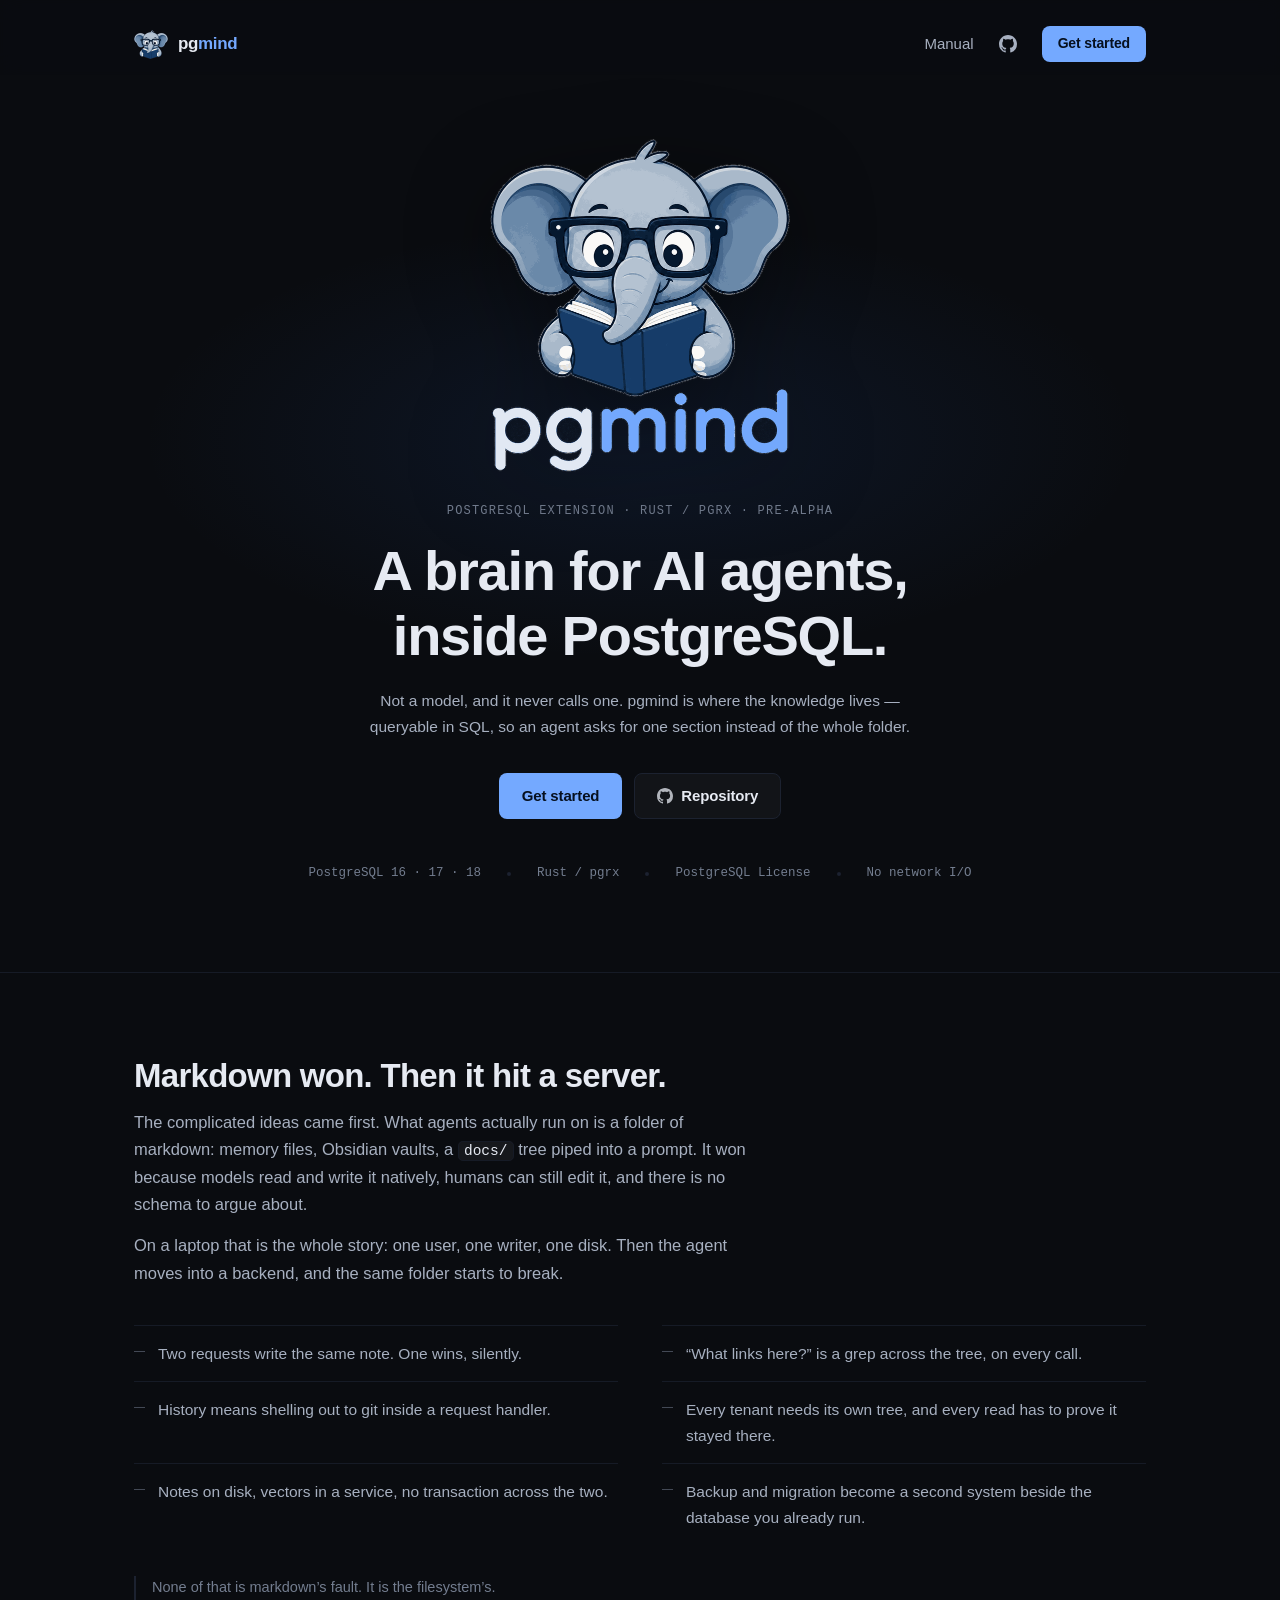
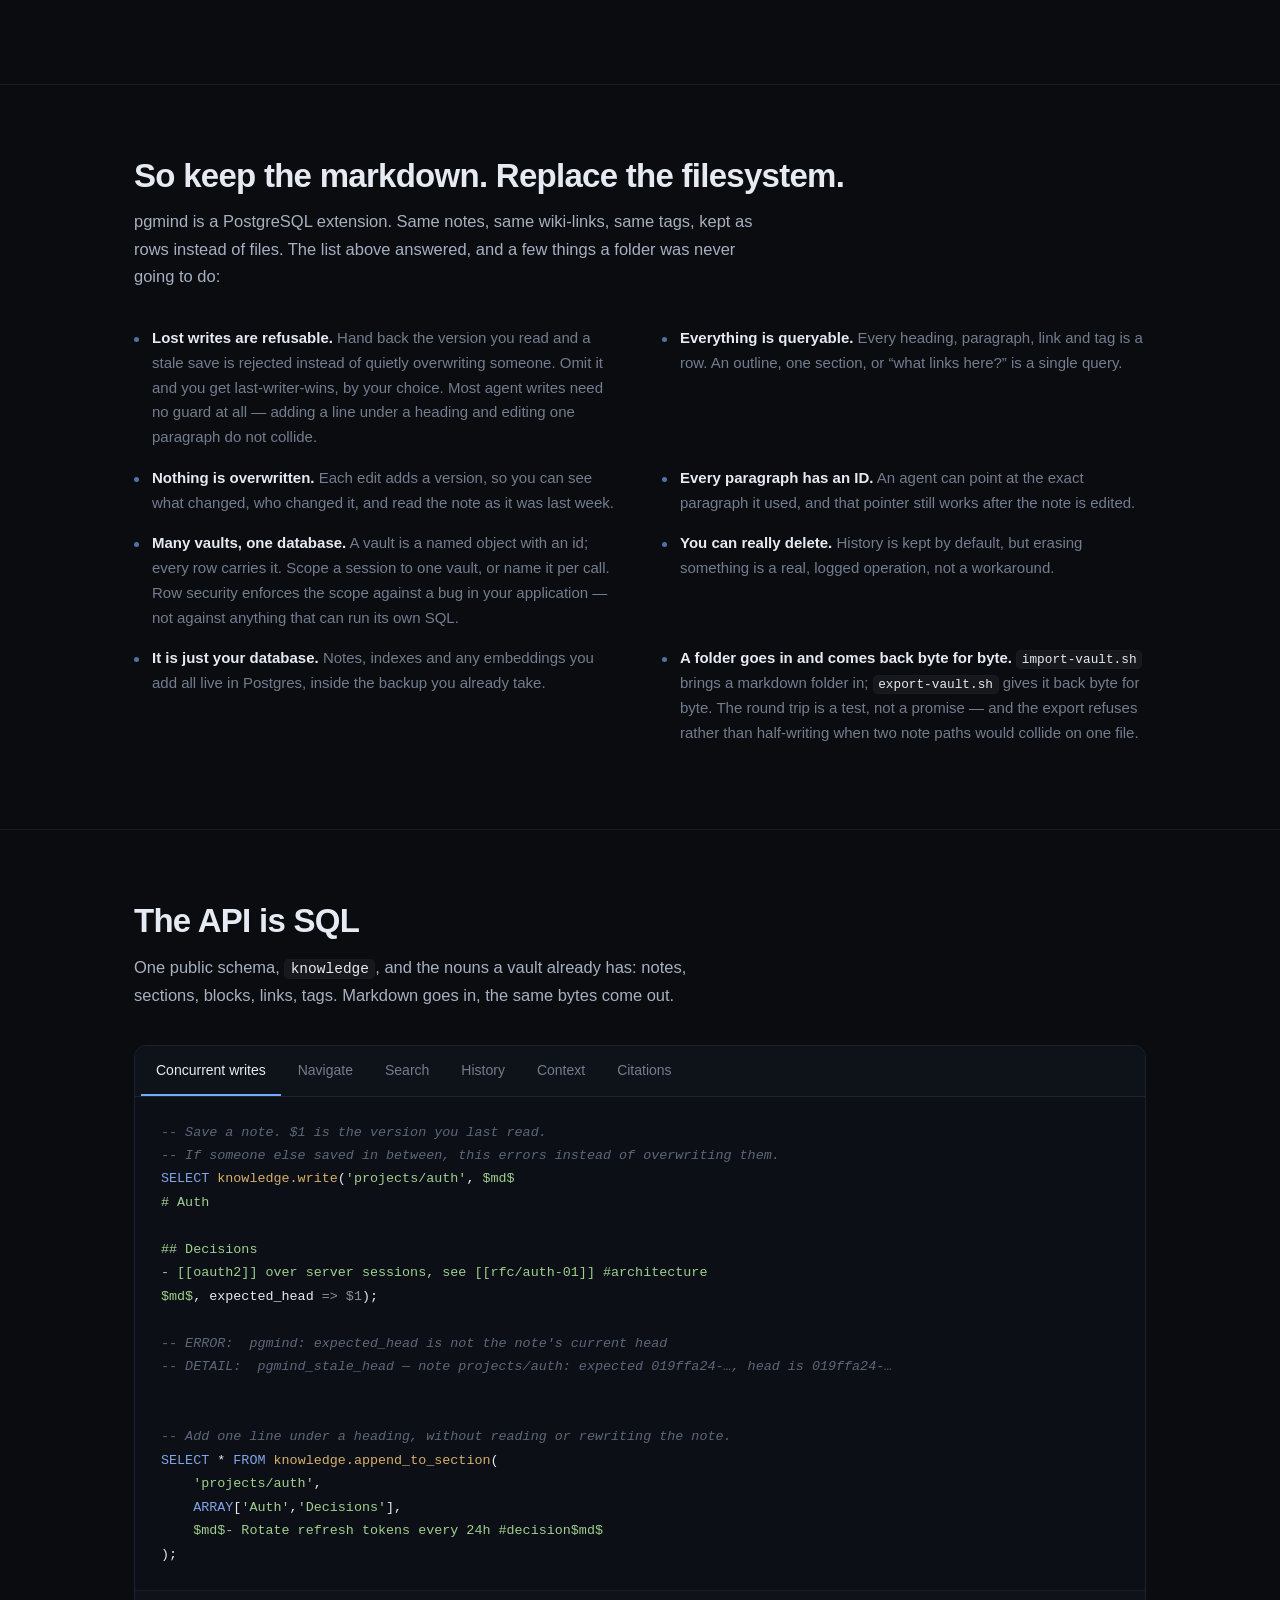
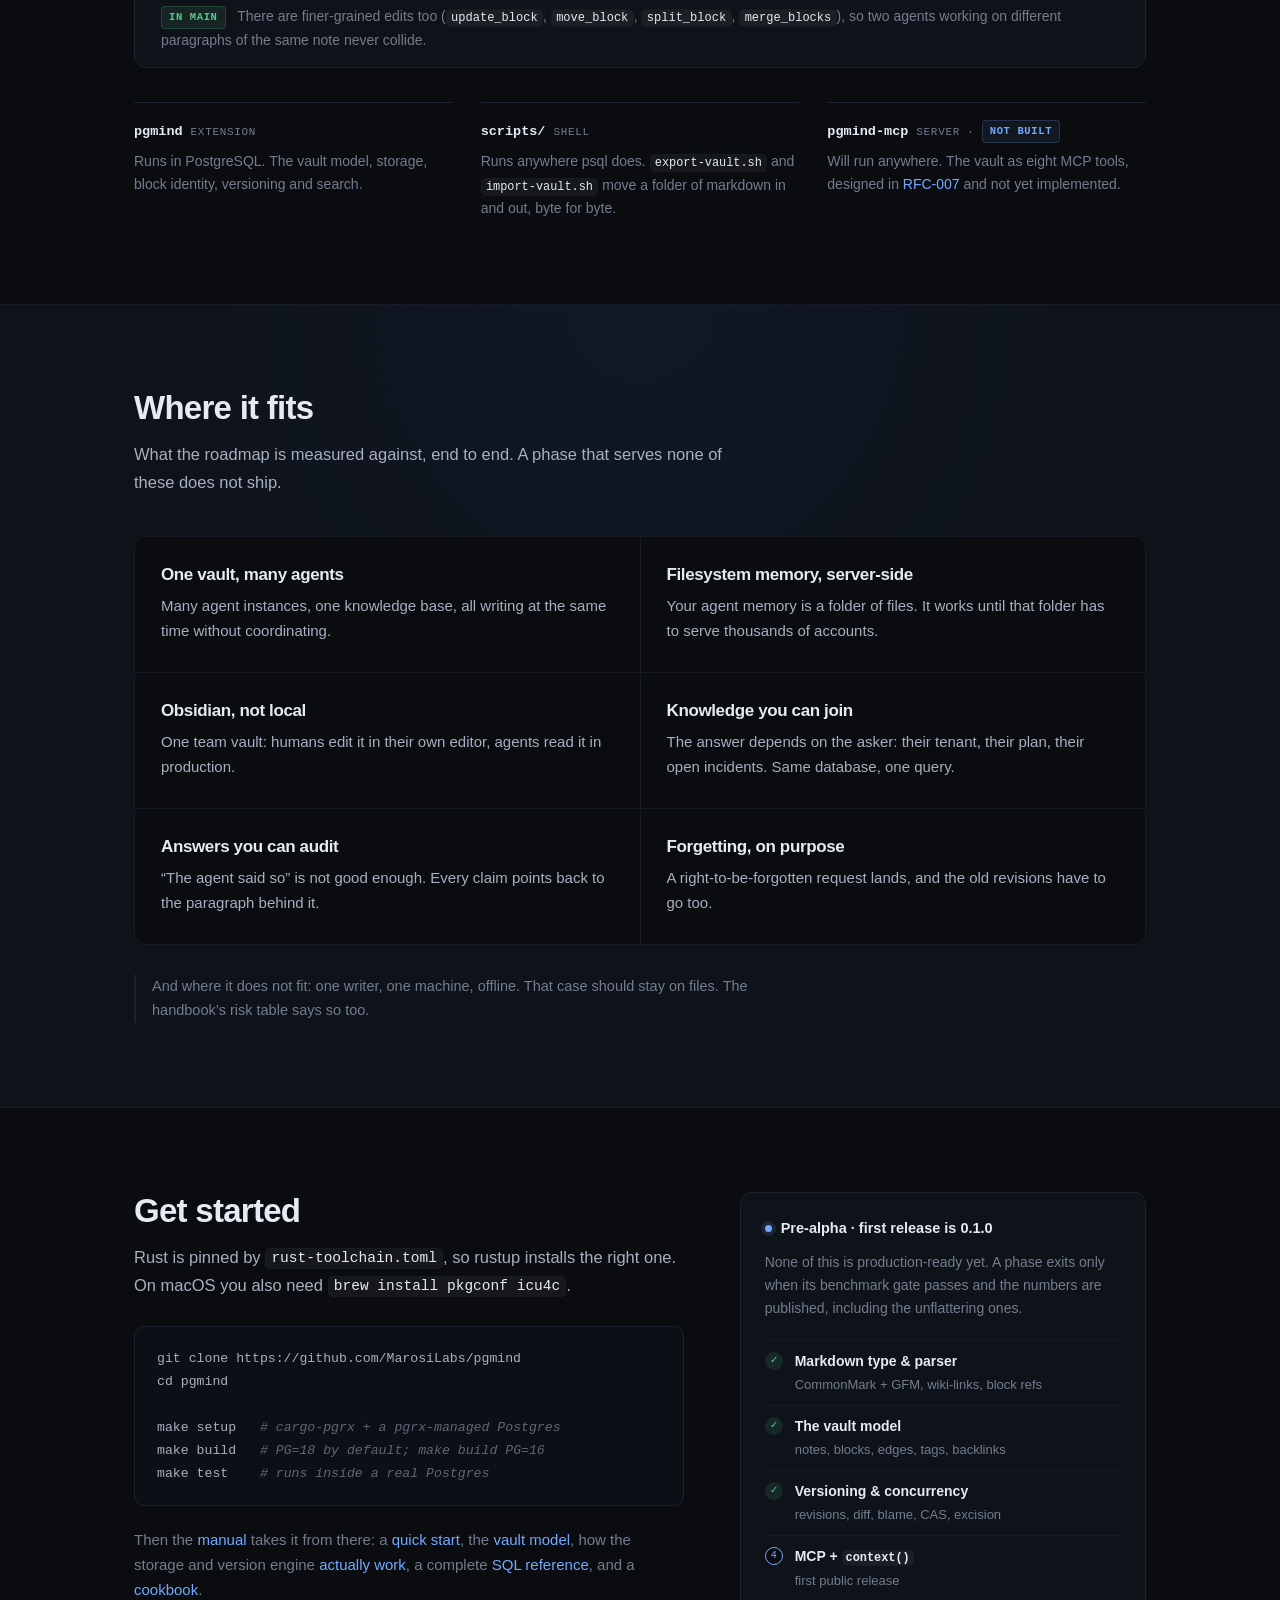
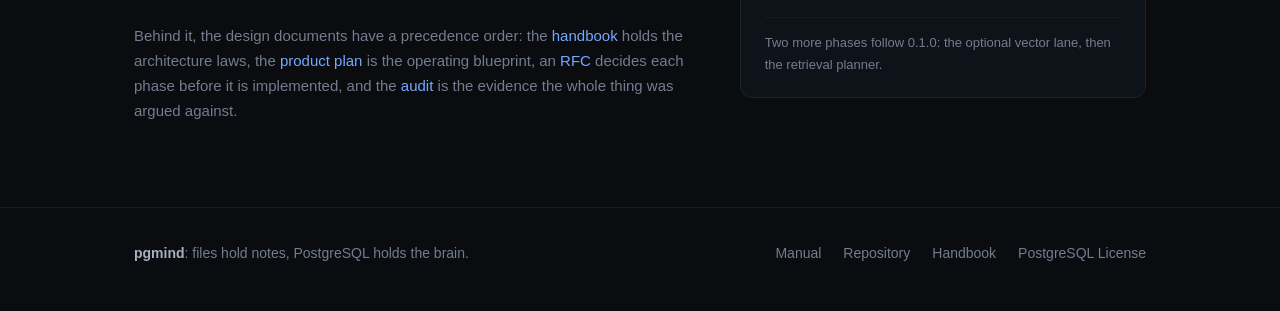
<file: website/index.html>
<!doctype html>
<html lang="en">
<head>
<meta charset="utf-8">
<meta name="viewport" content="width=device-width, initial-scale=1">

<title>pgmind: an Obsidian-shaped vault, stored as PostgreSQL rows</title>
<meta name="description" content="A PostgreSQL extension that stores a markdown knowledge vault as rows: notes, sections, blocks, wiki-links and tags, versioned and queryable in SQL.">
<link rel="canonical" href="https://marosilabs.github.io/pgmind/">
<meta name="author" content="Marosi Labs">
<meta name="robots" content="index, follow, max-snippet:-1, max-image-preview:large, max-video-preview:-1">

<meta name="theme-color" content="#0a0c10">
<meta name="color-scheme" content="dark">
<link rel="icon" href="assets/favicon.png" type="image/png" sizes="180x180">
<link rel="apple-touch-icon" href="assets/favicon.png">

<!-- The hero logo is the LCP element and sits behind a render-blocking
     stylesheet, so the preload is what actually starts its download early. -->
<link rel="preload" as="image" href="assets/logo.png" fetchpriority="high">
<link rel="stylesheet" href="styles.css">

<!-- Absolute URLs: og:image is fetched by crawlers that do not resolve
     relative paths against the page. -->
<meta property="og:type" content="website">
<meta property="og:site_name" content="pgmind">
<meta property="og:locale" content="en_US">
<meta property="og:url" content="https://marosilabs.github.io/pgmind/">
<meta property="og:title" content="pgmind: an Obsidian-shaped vault, stored as PostgreSQL rows">
<meta property="og:description" content="Notes, sections, blocks, wiki-links and tags as relational rows with append-only revisions. Compare-and-swap writes, block-level history, and a query surface a folder cannot offer.">
<meta property="og:image" content="https://marosilabs.github.io/pgmind/assets/og.png">
<meta property="og:image:type" content="image/png">
<meta property="og:image:width" content="1200">
<meta property="og:image:height" content="630">
<meta property="og:image:alt" content="The pgmind wordmark: an elephant in glasses reading a book.">

<meta name="twitter:card" content="summary_large_image">
<meta name="twitter:title" content="pgmind: an Obsidian-shaped vault, stored as PostgreSQL rows">
<meta name="twitter:description" content="Notes, sections, blocks, wiki-links and tags as relational rows with append-only revisions. Compare-and-swap writes, block-level history, and a query surface a folder cannot offer.">
<meta name="twitter:image" content="https://marosilabs.github.io/pgmind/assets/og.png">
<meta name="twitter:image:alt" content="The pgmind wordmark: an elephant in glasses reading a book.">

<!-- robots.txt is only honoured at a host root, and this is a project page
     under /pgmind/. The sitemap link is therefore the discovery path that
     works without owning marosilabs.github.io/robots.txt. -->
<link rel="sitemap" type="application/xml" href="sitemap.xml">

<script type="application/ld+json">
{
  "@context": "https://schema.org",
  "@graph": [
    {
      "@type": "Organization",
      "@id": "https://github.com/MarosiLabs#organization",
      "name": "Marosi Labs",
      "url": "https://github.com/MarosiLabs",
      "logo": "https://marosilabs.github.io/pgmind/assets/logo.png"
    },
    {
      "@type": "WebSite",
      "@id": "https://marosilabs.github.io/pgmind/#website",
      "url": "https://marosilabs.github.io/pgmind/",
      "name": "pgmind",
      "inLanguage": "en",
      "publisher": { "@id": "https://github.com/MarosiLabs#organization" }
    },
    {
      "@type": "WebPage",
      "@id": "https://marosilabs.github.io/pgmind/#webpage",
      "url": "https://marosilabs.github.io/pgmind/",
      "name": "pgmind: an Obsidian-shaped vault, stored as PostgreSQL rows",
      "description": "A PostgreSQL extension that stores a markdown knowledge vault as rows: notes, sections, blocks, wiki-links and tags, versioned and queryable in SQL.",
      "inLanguage": "en",
      "isPartOf": { "@id": "https://marosilabs.github.io/pgmind/#website" },
      "primaryImageOfPage": "https://marosilabs.github.io/pgmind/assets/og.png",
      "mainEntity": { "@id": "https://marosilabs.github.io/pgmind/#software" }
    },
    {
      "@type": ["SoftwareApplication", "SoftwareSourceCode"],
      "@id": "https://marosilabs.github.io/pgmind/#software",
      "name": "pgmind",
      "description": "A PostgreSQL extension that stores a markdown knowledge vault as relational rows: notes, sections, blocks, wiki-links and tags, with append-only revisions, compare-and-swap writes and block-level history. No model is invoked anywhere inside it.",
      "url": "https://marosilabs.github.io/pgmind/",
      "applicationCategory": "DeveloperApplication",
      "applicationSubCategory": "PostgreSQL extension",
      "operatingSystem": "Linux, macOS",
      "runtimePlatform": "PostgreSQL 16, PostgreSQL 17, PostgreSQL 18",
      "programmingLanguage": "Rust",
      "codeRepository": "https://github.com/MarosiLabs/pgmind",
      "license": "https://github.com/MarosiLabs/pgmind/blob/main/LICENSE",
      "isAccessibleForFree": true,
      "offers": {
        "@type": "Offer",
        "price": "0",
        "priceCurrency": "USD"
      },
      "author": { "@id": "https://github.com/MarosiLabs#organization" },
      "image": "https://marosilabs.github.io/pgmind/assets/og.png",
      "keywords": "PostgreSQL, PostgreSQL extension, markdown, knowledge base, Obsidian, wiki-links, agent memory, retrieval, MCP, pgrx, Rust"
    }
  ]
}
</script>
</head>
<body>

<a class="skip" href="#main">Skip to content</a>

<!-- Icon sprite: the GitHub mark is defined once and referenced twice below
     via <use href="#gh">. It must be sized to nothing in CSS, because the `hidden`
     attribute does not collapse an inline <svg>, which then reserves its
     300x150 default box and pushes the header down the page. -->
<svg class="sprite" aria-hidden="true">
  <symbol id="gh" viewBox="0 0 16 16">
    <path fill="currentColor" d="M8 0c4.42 0 8 3.58 8 8a8.013 8.013 0 0 1-5.45 7.59c-.4.08-.55-.17-.55-.38 0-.27.01-1.13.01-2.2 0-.75-.25-1.23-.54-1.48 1.78-.2 3.65-.88 3.65-3.95 0-.88-.31-1.59-.82-2.15.08-.2.36-1.02-.08-2.12 0 0-.67-.22-2.2.82-.64-.18-1.32-.27-2-.27s-1.36.09-2 .27c-1.53-1.03-2.2-.82-2.2-.82-.44 1.1-.16 1.92-.08 2.12-.51.56-.82 1.28-.82 2.15 0 3.06 1.86 3.75 3.64 3.95-.23.2-.44.55-.51 1.07-.46.21-1.61.55-2.33-.66-.15-.24-.6-.83-1.23-.82-.67.01-.27.38.01.53.34.19.73.9.82 1.13.16.45.68 1.31 2.69.94 0 .67.01 1.3.01 1.49 0 .21-.15.45-.55.38A7.995 7.995 0 0 1 0 8c0-4.42 3.58-8 8-8Z"/>
  </symbol>
</svg>

<header class="site-head">
  <div class="wrap head-inner">
    <a class="brand" href="#top" aria-label="pgmind home">
      <img src="assets/mark.png" alt="" width="34" height="29">
      <span><b>pg</b>mind</span>
    </a>
    <nav class="head-nav">
      <a href="docs/">Manual</a>
      <a class="icon-link" href="https://github.com/MarosiLabs/pgmind" aria-label="Repository on GitHub">
        <svg width="18" height="18" aria-hidden="true"><use href="#gh"/></svg>
      </a>
      <a class="btn btn-primary btn-sm" href="docs/quickstart.html">Get started</a>
    </nav>
  </div>
</header>

<main id="main">

  <section class="hero" id="top">
    <div class="wrap">
      <img class="hero-logo" src="assets/logo.png" alt="pgmind" width="600" height="665" fetchpriority="high" decoding="async">

      <p class="eyebrow">PostgreSQL extension · Rust / pgrx · pre&#8209;alpha</p>

      <h1>A brain for AI agents, <br class="br-wide">inside PostgreSQL.</h1>

      <p class="hero-note">
        Not a model, and it never calls one. pgmind is where the knowledge lives &mdash;
        queryable in SQL, so an agent asks for one section instead of the whole folder.
      </p>

      <div class="cta">
        <a class="btn btn-primary" href="docs/quickstart.html">Get started</a>
        <a class="btn btn-ghost" href="https://github.com/MarosiLabs/pgmind">
          <svg width="16" height="16" aria-hidden="true"><use href="#gh"/></svg>
          Repository
        </a>
      </div>

      <ul class="facts">
        <li>PostgreSQL 16 · 17 · 18</li>
        <li>Rust / pgrx</li>
        <li>PostgreSQL License</li>
        <li>No network I/O</li>
      </ul>
    </div>
  </section>

  <section class="section" id="why">
    <div class="wrap">
      <h2 class="sect-title">Markdown won. Then it hit a server.</h2>
      <p class="sect-sub">
        The complicated ideas came first. What agents actually run on is a folder of
        markdown: memory files, Obsidian vaults, a <code>docs/</code> tree piped into
        a prompt. It won because models read and write it natively, humans can still
        edit it, and there is no schema to argue about.
      </p>
      <p class="sect-sub">
        On a laptop that is the whole story: one user, one writer, one disk. Then the
        agent moves into a backend, and the same folder starts to break.
      </p>

      <ul class="pains reveal">
        <li>Two requests write the same note. One wins, silently.</li>
        <li>&ldquo;What links here?&rdquo; is a grep across the tree, on every call.</li>
        <li>History means shelling out to git inside a request handler.</li>
        <li>Every tenant needs its own tree, and every read has to prove it stayed there.</li>
        <li>Notes on disk, vectors in a service, no transaction across the two.</li>
        <li>Backup and migration become a second system beside the database you already run.</li>
      </ul>

      <p class="caveat">
        None of that is markdown&rsquo;s fault. It is the filesystem&rsquo;s.
      </p>
    </div>
  </section>

  <section class="section section-tight" id="what">
    <div class="wrap">
      <h2 class="sect-title">So keep the markdown. Replace the filesystem.</h2>
      <p class="sect-sub">
        pgmind is a PostgreSQL extension. Same notes, same wiki-links, same tags,
        kept as rows instead of files. The list above answered, and a few things a
        folder was never going to do:
      </p>

      <ul class="adds reveal">
        <li><b>Lost writes are refusable.</b> Hand back the version you read and a stale save is rejected instead of quietly overwriting someone. Omit it and you get last-writer-wins, by your choice. Most agent writes need no guard at all &mdash; adding a line under a heading and editing one paragraph do not collide.</li>
        <li><b>Everything is queryable.</b> Every heading, paragraph, link and tag is a row. An outline, one section, or &ldquo;what links here?&rdquo; is a single query.</li>
        <li><b>Nothing is overwritten.</b> Each edit adds a version, so you can see what changed, who changed it, and read the note as it was last week.</li>
        <li><b>Every paragraph has an ID.</b> An agent can point at the exact paragraph it used, and that pointer still works after the note is edited.</li>
        <li><b>Many vaults, one database.</b> A vault is a named object with an id; every row carries it. Scope a session to one vault, or name it per call. Row security enforces the scope against a bug in your application &mdash; not against anything that can run its own SQL.</li>
        <li><b>You can really delete.</b> History is kept by default, but erasing something is a real, logged operation, not a workaround.</li>
        <li><b>It is just your database.</b> Notes, indexes and any embeddings you add all live in Postgres, inside the backup you already take.</li>
        <li><b>A folder goes in and comes back byte for byte.</b> <code class="nowrap">import-vault.sh</code> brings a markdown folder in; <code class="nowrap">export-vault.sh</code> gives it back byte for byte. The round trip is a test, not a promise — and the export refuses rather than half-writing when two note paths would collide on one file.</li>
      </ul>
    </div>
  </section>

  <section class="section section-tight" id="api">
    <div class="wrap">
      <h2 class="sect-title">The API is SQL</h2>
      <p class="sect-sub">
        One public schema, <code>knowledge</code>, and the nouns a vault already has:
        notes, sections, blocks, links, tags. Markdown goes in, the same bytes come out.
      </p>

      <div class="demo reveal">
        <div class="tabs" role="tablist" aria-label="pgmind examples">
          <button role="tab" id="tab-write" aria-controls="panel-write" aria-selected="true">Concurrent writes</button>
          <button role="tab" id="tab-query" aria-controls="panel-query" aria-selected="false" tabindex="-1">Navigate</button>
          <button role="tab" id="tab-search" aria-controls="panel-search" aria-selected="false" tabindex="-1">Search</button>
          <button role="tab" id="tab-history" aria-controls="panel-history" aria-selected="false" tabindex="-1">History</button>
          <button role="tab" id="tab-context" aria-controls="panel-context" aria-selected="false" tabindex="-1">Context</button>
          <button role="tab" id="tab-cite" aria-controls="panel-cite" aria-selected="false" tabindex="-1">Citations</button>
        </div>

        <div class="panel enter" role="tabpanel" id="panel-write" aria-labelledby="tab-write" tabindex="0">
<pre><code class="sql">-- Save a note. $1 is the version you last read.
-- If someone else saved in between, this errors instead of overwriting them.
SELECT knowledge.write('projects/auth', $md$
# Auth

## Decisions
- [[oauth2]] over server sessions, see [[rfc/auth-01]] #architecture
$md$, expected_head => $1);

-- ERROR:  pgmind: expected_head is not the note's current head
-- DETAIL:  pgmind_stale_head — note projects/auth: expected 019ffa24-…, head is 019ffa24-…


-- Add one line under a heading, without reading or rewriting the note.
SELECT * FROM knowledge.append_to_section(
    'projects/auth',
    ARRAY['Auth','Decisions'],
    $md$- Rotate refresh tokens every 24h #decision$md$
);</code></pre>
          <p class="note"><span class="badge ok">In main</span> There are finer-grained edits too (<code>update_block</code>, <code>move_block</code>, <code>split_block</code>, <code>merge_blocks</code>), so two agents working on different paragraphs of the same note never collide.</p>
        </div>

        <div class="panel" role="tabpanel" id="panel-query" aria-labelledby="tab-query" tabindex="0" hidden>
<pre><code class="sql">-- Table of contents. Headings are already rows, so nothing is re-read.
SELECT attrs->>'level' AS level, attrs->>'text' AS heading
FROM   knowledge.blocks('projects/auth')
WHERE  kind = 'heading';

-- Then read back just one section
SELECT knowledge.read_section('projects/auth', ARRAY['Auth','Decisions']);

-- What links to this note, and from which paragraph
SELECT src_path, kind, excerpt
FROM   knowledge.backlinks('projects/auth');

-- Everything tagged #architecture
SELECT path FROM knowledge.tagged('architecture');

-- Notes nothing links to
SELECT path FROM knowledge.orphans();</code></pre>
          <p class="note"><span class="badge ok">In main</span> Headings, links and tags are worked out once, when the note is saved. So an outline is just a lookup, and an agent can read the map before asking for the part it actually needs.</p>
        </div>

        <div class="panel" role="tabpanel" id="panel-search" aria-labelledby="tab-search" tabindex="0" hidden>
<pre><code class="sql">-- Ranked full-text search across the vault, with the match highlighted
SELECT path, rank, excerpt FROM knowledge.search('rotate keys');
--         path         |  rank  |                excerpt
-- projects/auth        | 0.0909 | **Key** **rotation** is [[runbooks/rotate…
-- runbooks/rotate-keys | 0.0323 | **Rotate** the signing **keys**

-- Narrow it to one note
SELECT * FROM knowledge.search('rotation', path => 'projects/auth');

-- Or drop the text entirely and intersect tags
SELECT path FROM knowledge.search('', tags => ARRAY['architecture','decision']);</code></pre>
          <p class="note"><span class="badge ok">In main</span> This is PostgreSQL&rsquo;s own text search on an index the write path keeps current &mdash; nothing to refresh, no second service, no embedding. It returns the innermost matching block, so a bullet is not billed to you twice, and its id is a citation you can edit through later.</p>
        </div>

        <div class="panel" role="tabpanel" id="panel-history" aria-labelledby="tab-history" tabindex="0" hidden>
<pre><code class="sql">-- Every version of a note, newest first
SELECT seq, author, verb, created_at
FROM   knowledge.history('projects/auth');

-- What changed between two versions, paragraph by paragraph
SELECT change, before, after
FROM   knowledge.diff('projects/auth', $1, $2);

-- Who last touched each paragraph
SELECT ord, author, changed_at
FROM   knowledge.blame('projects/auth');

-- The note as it looked a week ago
SELECT knowledge.read_as_of('projects/auth', now() - interval '7 days');</code></pre>
          <p class="note"><span class="badge ok">In main</span> Versions are stored as deltas: at 25 revisions a note, its whole history costs about a fifth of its current size (<a href="https://github.com/MarosiLabs/pgmind/blob/main/eval/published/capacity-model-v2.json">measured</a>). <code>author</code> and <code>source</code> record who claimed the write and how it arrived, and blame is honest about the rare cases where a paragraph was matched up by guesswork rather than tracked.</p>
        </div>

        <div class="panel" role="tabpanel" id="panel-context" aria-labelledby="tab-context" tabindex="0" hidden>
<pre><code class="sql">-- The note, what it pulls in, and what it links to. Packed to a token
-- budget, with a reference on every paragraph it includes.
-- Phase 5 · 0.1.0 · not implemented yet
SELECT knowledge.context(root => 'projects/auth', token_budget => 12000);


-- It is an ordinary SQL function, so it works with your own tables.
-- Keep everything inside one tenant:
SET LOCAL app.tenant_id = $1;

-- ...then let your tables choose what gets pinned into the budget:
SELECT knowledge.context(
    root         => 'projects/auth',
    token_budget => 12000,
    pins         => ARRAY(
        SELECT n.path
        FROM   knowledge.notes('runbooks/**') n
        JOIN   incident i ON i.runbook = n.path
        WHERE  i.customer_id = $2 AND i.status = 'open'
    )
);

-- Same notes and same arguments always give the same output. No model
-- is called here, and nothing leaves the database.</code></pre>
          <p class="note"><span class="badge next">Phase 5 · 0.1.0</span> <code>context</code> is the one thing on this page that does not ship yet. The pieces it will assemble already do and are callable on their own &mdash; <a href="docs/sql.html#fn-knowledge-search"><code>search</code></a>, <a href="docs/sql.html#fn-knowledge-backlinks"><code>backlinks</code></a>, <a href="docs/sql.html#fn-knowledge-blocks"><code>blocks</code></a> &mdash; so you can assemble context yourself today and swap in <code>context</code> when it lands.</p>
        </div>

        <div class="panel" role="tabpanel" id="panel-cite" aria-labelledby="tab-cite" tabindex="0" hidden>
<pre><code class="sql">-- The agent answers with a reference instead of a vague "from the docs":
--     projects/auth#^k3f9
-- Below, $1 is that paragraph id and $2 the version it read.

-- What the paragraph said at the moment the agent read it
SELECT heading_path, content
FROM   knowledge.blocks_as_of('projects/auth', $2)
WHERE  block_id = $1;

-- Where it sits in the note today, so your UI can scroll to it
SELECT heading_path, span_start, span_end
FROM   knowledge.blocks('projects/auth')
WHERE  block_id = $1;

-- And who put it there
SELECT author, source, changed_at
FROM   knowledge.blame('projects/auth')
WHERE  block_id = $1;</code></pre>
          <p class="note"><span class="badge ok">In main</span> A paragraph keeps its id across edits and old versions are never thrown away, so a reference from last month still points at what the agent actually read, not at whatever that paragraph says today. <code>context</code> will emit these references inline in 0.1.0; the lookups above work now.</p>
        </div>
      </div>

      <ul class="artifacts">
        <li>
          <b>pgmind</b><span class="where">extension</span>
          <p>Runs in PostgreSQL. The vault model, storage, block identity, versioning and search.</p>
        </li>
        <li>
          <b>scripts/</b><span class="where">shell</span>
          <p>Runs anywhere psql does. <code>export-vault.sh</code> and <code>import-vault.sh</code> move a folder of markdown in and out, byte for byte.</p>
        </li>
        <li>
          <b>pgmind-mcp</b><span class="where">server · <span class="badge next">not built</span></span>
          <p>Will run anywhere. The vault as eight MCP tools, designed in <a href="https://github.com/MarosiLabs/pgmind/blob/main/docs/rfcs/RFC-007-query-api-and-mcp-surface.md">RFC-007</a> and not yet implemented.</p>
        </li>
      </ul>
    </div>
  </section>

  <section class="section section-raised" id="scenarios">
    <div class="wrap">
      <h2 class="sect-title">Where it fits</h2>
      <p class="sect-sub">
        What the roadmap is measured against, end to end. A phase that serves none
        of these does not ship.
      </p>

      <div class="cards reveal">
        <article>
          <h3>One vault, many agents</h3>
          <p>
            Many agent instances, one knowledge base, all writing at the same time
            without coordinating.
          </p>
        </article>
        <article>
          <h3>Filesystem memory, server-side</h3>
          <p>
            Your agent memory is a folder of files. It works until that folder has
            to serve thousands of accounts.
          </p>
        </article>
        <article>
          <h3>Obsidian, not local</h3>
          <p>
            One team vault: humans edit it in their own editor, agents read it in
            production.
          </p>
        </article>
        <article>
          <h3>Knowledge you can join</h3>
          <p>
            The answer depends on the asker: their tenant, their plan, their open
            incidents. Same database, one query.
          </p>
        </article>
        <article>
          <h3>Answers you can audit</h3>
          <p>
            &ldquo;The agent said so&rdquo; is not good enough. Every claim points
            back to the paragraph behind it.
          </p>
        </article>
        <article>
          <h3>Forgetting, on purpose</h3>
          <p>
            A right-to-be-forgotten request lands, and the old revisions have to go
            too.
          </p>
        </article>
      </div>

      <p class="caveat">
        And where it does not fit: one writer, one machine, offline. That case should
        stay on files. The handbook&rsquo;s risk table says so too.
      </p>
    </div>
  </section>

  <section class="section" id="get-started">
    <div class="wrap start-grid">
      <div>
        <h2 class="sect-title">Get started</h2>
        <p class="sect-sub">
          Rust is pinned by <code>rust-toolchain.toml</code>, so rustup installs the
          right one. On macOS you also need
          <code class="nowrap">brew install pkgconf icu4c</code>.
        </p>
<pre class="shell"><code>git clone https://github.com/MarosiLabs/pgmind
cd pgmind

make setup   # cargo-pgrx + a pgrx-managed Postgres
make build   # PG=18 by default; make build PG=16
make test    # runs inside a real Postgres</code></pre>
        <p class="start-more">
          Then the <a href="docs/">manual</a> takes it from there: a
          <a href="docs/quickstart.html">quick start</a>, the
          <a href="docs/concepts.html">vault model</a>, how the storage and version
          engine <a href="docs/internals.html">actually work</a>, a complete
          <a href="docs/sql.html">SQL reference</a>, and a
          <a href="docs/cookbook.html">cookbook</a>.
        </p>
        <p class="start-more">
          Behind it, the design documents have a precedence order:
          the <a href="https://github.com/MarosiLabs/pgmind/blob/main/docs/PGMIND.md">handbook</a>
          holds the architecture laws, the
          <a href="https://github.com/MarosiLabs/pgmind/blob/main/docs/PRODUCT-PLAN.md">product plan</a>
          is the operating blueprint, an
          <a href="https://github.com/MarosiLabs/pgmind/tree/main/docs/rfcs">RFC</a>
          decides each phase before it is implemented, and the
          <a href="https://github.com/MarosiLabs/pgmind/blob/main/docs/archive/AUDIT.md">audit</a>
          is the evidence the whole thing was argued against.
        </p>
      </div>

      <aside class="status">
        <p class="status-head"><span class="dot"></span> Pre-alpha · first release is 0.1.0</p>
        <p class="status-note">
          None of this is production-ready yet. A phase exits only when its benchmark
          gate passes and the numbers are published, including the unflattering ones.
        </p>
        <ol class="phases">
          <li class="done"><b>Markdown type &amp; parser</b><span>CommonMark + GFM, wiki-links, block refs</span></li>
          <li class="done"><b>The vault model</b><span>notes, blocks, edges, tags, backlinks</span></li>
          <li class="done"><b>Versioning &amp; concurrency</b><span>revisions, diff, blame, CAS, excision</span></li>
          <li class="active"><b>MCP + <code>context()</code></b><span>first public release</span></li>
        </ol>
        <p class="status-foot">
          Two more phases follow 0.1.0: the optional vector lane, then the retrieval
          planner.
        </p>
      </aside>
    </div>
  </section>

</main>

<footer class="site-foot">
  <div class="wrap foot-inner">
    <p><b>pgmind</b>: files hold notes, PostgreSQL holds the brain.</p>
    <p class="foot-links">
      <a href="docs/">Manual</a>
      <a href="https://github.com/MarosiLabs/pgmind">Repository</a>
      <a href="https://github.com/MarosiLabs/pgmind/blob/main/docs/PGMIND.md">Handbook</a>
      <a href="https://github.com/MarosiLabs/pgmind/blob/main/LICENSE">PostgreSQL License</a>
    </p>
  </div>
</footer>

<script src="main.js" defer></script>
</body>
</html>
</file>
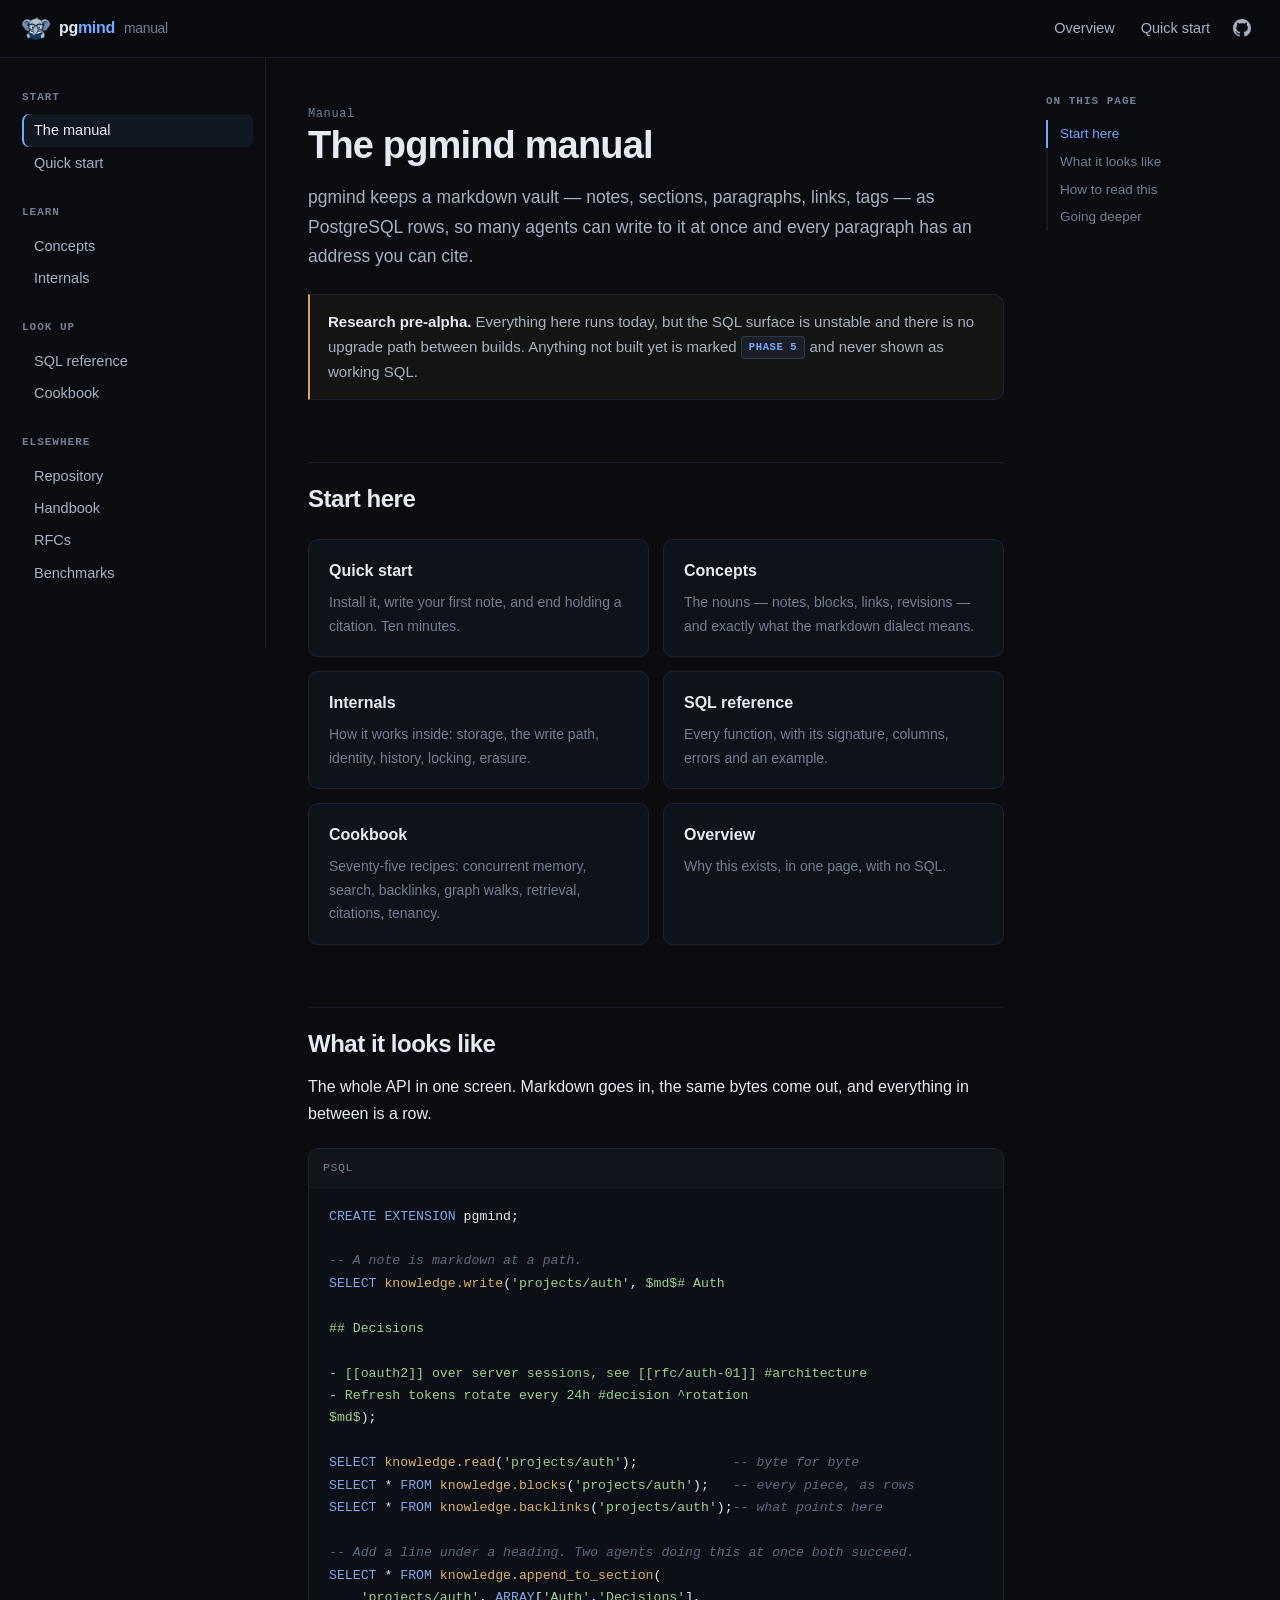
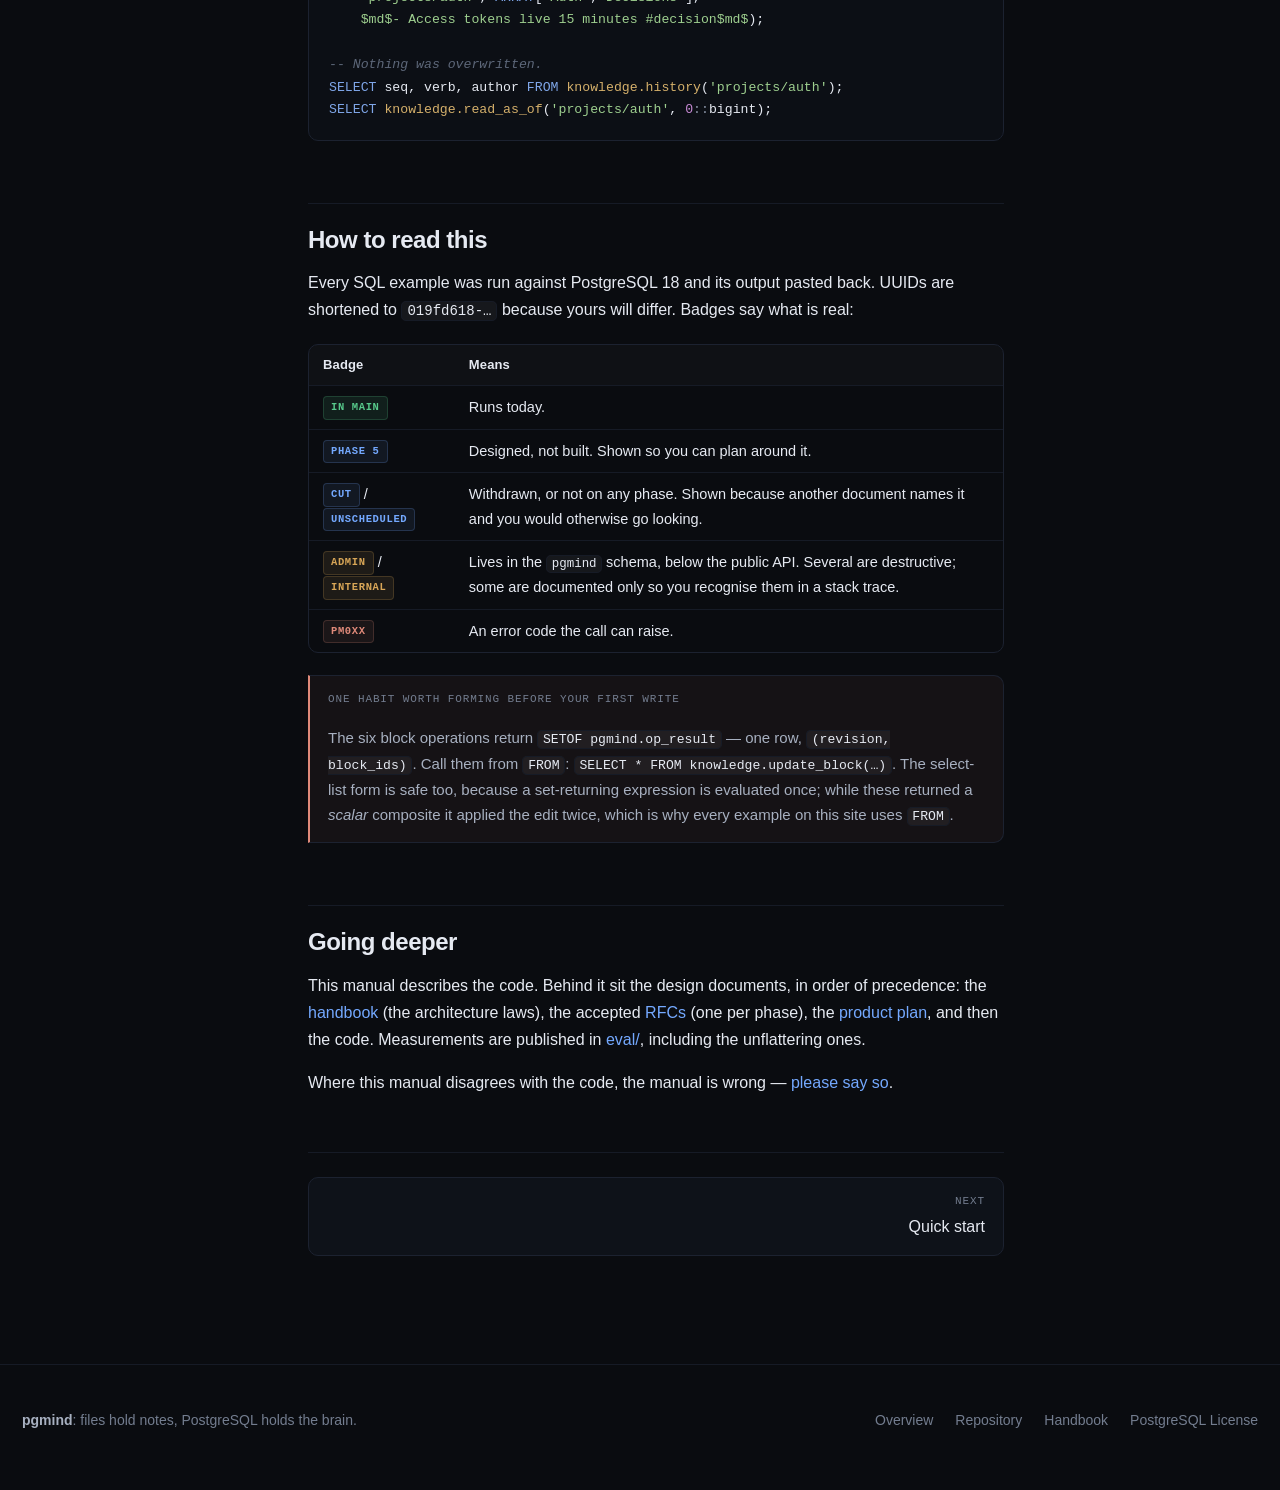
<file: website/docs/index.html>
<!doctype html>
<html lang="en">
<head>
<meta charset="utf-8">
<meta name="viewport" content="width=device-width, initial-scale=1">

<title>The pgmind manual</title>
<meta name="description" content="The pgmind user manual: quick start, the vault model, how it works inside, a complete SQL reference, and a cookbook of recipes.">
<link rel="canonical" href="https://marosilabs.github.io/pgmind/docs/">
<meta name="author" content="Marosi Labs">
<meta name="robots" content="index, follow, max-snippet:-1, max-image-preview:large">

<meta name="theme-color" content="#0a0c10">
<meta name="color-scheme" content="dark">
<link rel="icon" href="../assets/favicon.png" type="image/png" sizes="180x180">
<link rel="apple-touch-icon" href="../assets/favicon.png">
<link rel="stylesheet" href="docs.css">

<meta property="og:type" content="article">
<meta property="og:site_name" content="pgmind">
<meta property="og:locale" content="en_US">
<meta property="og:url" content="https://marosilabs.github.io/pgmind/docs/">
<meta property="og:title" content="The pgmind manual">
<meta property="og:description" content="Quick start, the vault model, the internals, a complete SQL reference, and a cookbook — for a markdown knowledge vault stored as PostgreSQL rows.">
<meta property="og:image" content="https://marosilabs.github.io/pgmind/assets/og.png">
<meta name="twitter:card" content="summary_large_image">
<meta name="twitter:title" content="The pgmind manual">
<meta name="twitter:description" content="Quick start, the vault model, the internals, a complete SQL reference, and a cookbook.">
<meta name="twitter:image" content="https://marosilabs.github.io/pgmind/assets/og.png">
</head>
<body>

<a class="skip" href="#doc">Skip to content</a>

<svg class="sprite" aria-hidden="true">
  <symbol id="gh" viewBox="0 0 16 16">
    <path fill="currentColor" d="M8 0c4.42 0 8 3.58 8 8a8.013 8.013 0 0 1-5.45 7.59c-.4.08-.55-.17-.55-.38 0-.27.01-1.13.01-2.2 0-.75-.25-1.23-.54-1.48 1.78-.2 3.65-.88 3.65-3.95 0-.88-.31-1.59-.82-2.15.08-.2.36-1.02-.08-2.12 0 0-.67-.22-2.2.82-.64-.18-1.32-.27-2-.27s-1.36.09-2 .27c-1.53-1.03-2.2-.82-2.2-.82-.44 1.1-.16 1.92-.08 2.12-.51.56-.82 1.28-.82 2.15 0 3.06 1.86 3.75 3.64 3.95-.23.2-.44.55-.51 1.07-.46.21-1.61.55-2.33-.66-.15-.24-.6-.83-1.23-.82-.67.01-.27.38.01.53.34.19.73.9.82 1.13.16.45.68 1.31 2.69.94 0 .67.01 1.3.01 1.49 0 .21-.15.45-.55.38A7.995 7.995 0 0 1 0 8c0-4.42 3.58-8 8-8Z"/>
  </symbol>
  <symbol id="copy" viewBox="0 0 16 16">
    <path fill="none" stroke="currentColor" stroke-width="1.4" stroke-linejoin="round"
          d="M5.7 5.7h7.1v7.1H5.7zM10.3 5.7V3.2H3.2v7.1h2.5"/>
  </symbol>
  <symbol id="check" viewBox="0 0 16 16">
    <path fill="none" stroke="currentColor" stroke-width="1.7" stroke-linecap="round"
          stroke-linejoin="round" d="m3.4 8.4 3 3 6.2-7"/>
  </symbol>
  <symbol id="menu" viewBox="0 0 16 16">
    <path fill="none" stroke="currentColor" stroke-width="1.5" stroke-linecap="round"
          d="M2.5 4.5h11M2.5 8h11M2.5 11.5h11"/>
  </symbol>
</svg>

<header class="site-head">
  <div class="head-inner">
    <button class="side-toggle" type="button" aria-expanded="false" aria-controls="side" aria-label="Navigation">
      <svg width="16" height="16" aria-hidden="true"><use href="#menu"/></svg>
    </button>
    <a class="brand" href="../" aria-label="pgmind home">
      <img src="../assets/mark.png" alt="" width="28" height="24">
      <span><b>pg</b>mind</span>
      <span class="in">manual</span>
    </a>
    <nav class="head-nav">
      <a href="../">Overview</a>
      <a href="quickstart.html">Quick start</a>
      <a class="icon-link" href="https://github.com/MarosiLabs/pgmind" aria-label="Repository on GitHub">
        <svg width="18" height="18" aria-hidden="true"><use href="#gh"/></svg>
      </a>
    </nav>
  </div>
</header>

<div class="docs-shell">

  <aside class="docs-side" id="side">
    <nav aria-label="Manual">
      <h2>Start</h2>
      <ul>
        <li><a href="index.html">The manual</a></li>
        <li><a href="quickstart.html">Quick start</a></li>
      </ul>

      <h2>Learn</h2>
      <ul>
        <li><a href="concepts.html">Concepts</a></li>
        <li><a href="internals.html">Internals</a></li>
      </ul>

      <h2>Look up</h2>
      <ul>
        <li><a href="sql.html">SQL reference</a></li>
        <li><a href="cookbook.html">Cookbook</a></li>
      </ul>

      <h2>Elsewhere</h2>
      <ul>
        <li><a href="https://github.com/MarosiLabs/pgmind">Repository</a></li>
        <li><a href="https://github.com/MarosiLabs/pgmind/blob/main/docs/PGMIND.md">Handbook</a></li>
        <li><a href="https://github.com/MarosiLabs/pgmind/tree/main/docs/rfcs">RFCs</a></li>
        <li><a href="https://github.com/MarosiLabs/pgmind/tree/main/eval/published">Benchmarks</a></li>
      </ul>
    </nav>
  </aside>

  <main class="docs-main" id="doc">
    <p class="crumbs">Manual</p>
    <h1>The pgmind manual</h1>
    <p class="lede">
      pgmind keeps a markdown vault — notes, sections, paragraphs, links, tags —
      as PostgreSQL rows, so many agents can write to it at once and every
      paragraph has an address you can cite.
    </p>

    <div class="note-box warn">
      <p>
        <b>Research pre-alpha.</b> Everything here runs today, but the SQL surface
        is unstable and there is no upgrade path between builds. Anything not
        built yet is marked <span class="badge next">Phase 5</span> and never
        shown as working SQL.
      </p>
    </div>

    <h2 id="start">Start here</h2>

    <div class="cards">
      <a href="quickstart.html">
        <b>Quick start</b>
        <span>Install it, write your first note, and end holding a citation.
              Ten minutes.</span>
      </a>
      <a href="concepts.html">
        <b>Concepts</b>
        <span>The nouns — notes, blocks, links, revisions — and exactly what the
              markdown dialect means.</span>
      </a>
      <a href="internals.html">
        <b>Internals</b>
        <span>How it works inside: storage, the write path, identity, history,
              locking, erasure.</span>
      </a>
      <a href="sql.html">
        <b>SQL reference</b>
        <span>Every function, with its signature, columns, errors and an
              example.</span>
      </a>
      <a href="cookbook.html">
        <b>Cookbook</b>
        <span>Seventy-five recipes: concurrent memory, search, backlinks, graph walks,
              retrieval, citations, tenancy.</span>
      </a>
      <a href="../">
        <b>Overview</b>
        <span>Why this exists, in one page, with no SQL.</span>
      </a>
    </div>

    <h2 id="shape">What it looks like</h2>
    <p>
      The whole API in one screen. Markdown goes in, the same bytes come out, and
      everything in between is a row.
    </p>

    <div class="code">
      <div class="cap">psql</div>
<pre><code class="sql">CREATE EXTENSION pgmind;

-- A note is markdown at a path.
SELECT knowledge.write('projects/auth', $md$# Auth

## Decisions

- [[oauth2]] over server sessions, see [[rfc/auth-01]] #architecture
- Refresh tokens rotate every 24h #decision ^rotation
$md$);

SELECT knowledge.read('projects/auth');            -- byte for byte
SELECT * FROM knowledge.blocks('projects/auth');   -- every piece, as rows
SELECT * FROM knowledge.backlinks('projects/auth');-- what points here

-- Add a line under a heading. Two agents doing this at once both succeed.
SELECT * FROM knowledge.append_to_section(
    'projects/auth', ARRAY['Auth','Decisions'],
    $md$- Access tokens live 15 minutes #decision$md$);

-- Nothing was overwritten.
SELECT seq, verb, author FROM knowledge.history('projects/auth');
SELECT knowledge.read_as_of('projects/auth', 0::bigint);</code></pre>
    </div>

    <h2 id="how-to-read">How to read this</h2>

    <p>
      Every SQL example was run against PostgreSQL&nbsp;18 and its output pasted
      back. UUIDs are shortened to <code>019fd618-…</code> because yours will
      differ. Badges say what is real:
    </p>

    <div class="table-scroll">
    <table>
      <thead><tr><th scope="col">Badge</th><th scope="col">Means</th></tr></thead>
      <tbody>
        <tr><td><span class="badge ok">In main</span></td>
            <td>Runs today.</td></tr>
        <tr><td><span class="badge next">Phase 5</span></td>
            <td>Designed, not built. Shown so you can plan around it.</td></tr>
        <tr><td><span class="badge next">Cut</span> / <span class="badge next">Unscheduled</span></td>
            <td>Withdrawn, or not on any phase. Shown because another document
                names it and you would otherwise go looking.</td></tr>
        <tr><td><span class="badge admin">Admin</span> / <span class="badge admin">Internal</span></td>
            <td>Lives in the <code>pgmind</code> schema, below the public API.
                Several are destructive; some are documented only so you
                recognise them in a stack trace.</td></tr>
        <tr><td><span class="badge err">PM0xx</span></td>
            <td>An error code the call can raise.</td></tr>
      </tbody>
    </table>
    </div>

    <div class="note-box trap">
      <span class="lbl">One habit worth forming before your first write</span>
      <p>
        The six block operations return <code>SETOF pgmind.op_result</code> — one row,
        <code>(revision, block_ids)</code>. Call them from <code>FROM</code>:
        <code>SELECT * FROM knowledge.update_block(…)</code>. The select-list form is
        safe too, because a set-returning expression is evaluated once; while these
        returned a <em>scalar</em> composite it applied the edit twice, which is why
        every example on this site uses <code>FROM</code>.
      </p>
    </div>

    <h2 id="deeper">Going deeper</h2>
    <p>
      This manual describes the code. Behind it sit the design documents, in
      order of precedence: the
      <a href="https://github.com/MarosiLabs/pgmind/blob/main/docs/PGMIND.md">handbook</a>
      (the architecture laws), the accepted
      <a href="https://github.com/MarosiLabs/pgmind/tree/main/docs/rfcs">RFCs</a>
      (one per phase), the
      <a href="https://github.com/MarosiLabs/pgmind/blob/main/docs/PRODUCT-PLAN.md">product plan</a>,
      and then the code. Measurements are published in
      <a href="https://github.com/MarosiLabs/pgmind/tree/main/eval/published">eval/</a>,
      including the unflattering ones.
    </p>
    <p>
      Where this manual disagrees with the code, the manual is wrong —
      <a href="https://github.com/MarosiLabs/pgmind/issues">please say so</a>.
    </p>

    <nav class="page-nav" aria-label="Page">
      <a class="next" href="quickstart.html">
        <span>Next</span>
        Quick start
      </a>
    </nav>
  </main>

  <aside class="docs-toc" aria-label="On this page"><nav id="toc"></nav></aside>
</div>

<footer class="site-foot">
  <div class="foot-inner">
    <p><b>pgmind</b>: files hold notes, PostgreSQL holds the brain.</p>
    <p class="foot-links">
      <a href="../">Overview</a>
      <a href="https://github.com/MarosiLabs/pgmind">Repository</a>
      <a href="https://github.com/MarosiLabs/pgmind/blob/main/docs/PGMIND.md">Handbook</a>
      <a href="https://github.com/MarosiLabs/pgmind/blob/main/LICENSE">PostgreSQL License</a>
    </p>
  </div>
</footer>

<script src="docs.js" defer></script>
</body>
</html>
</file>
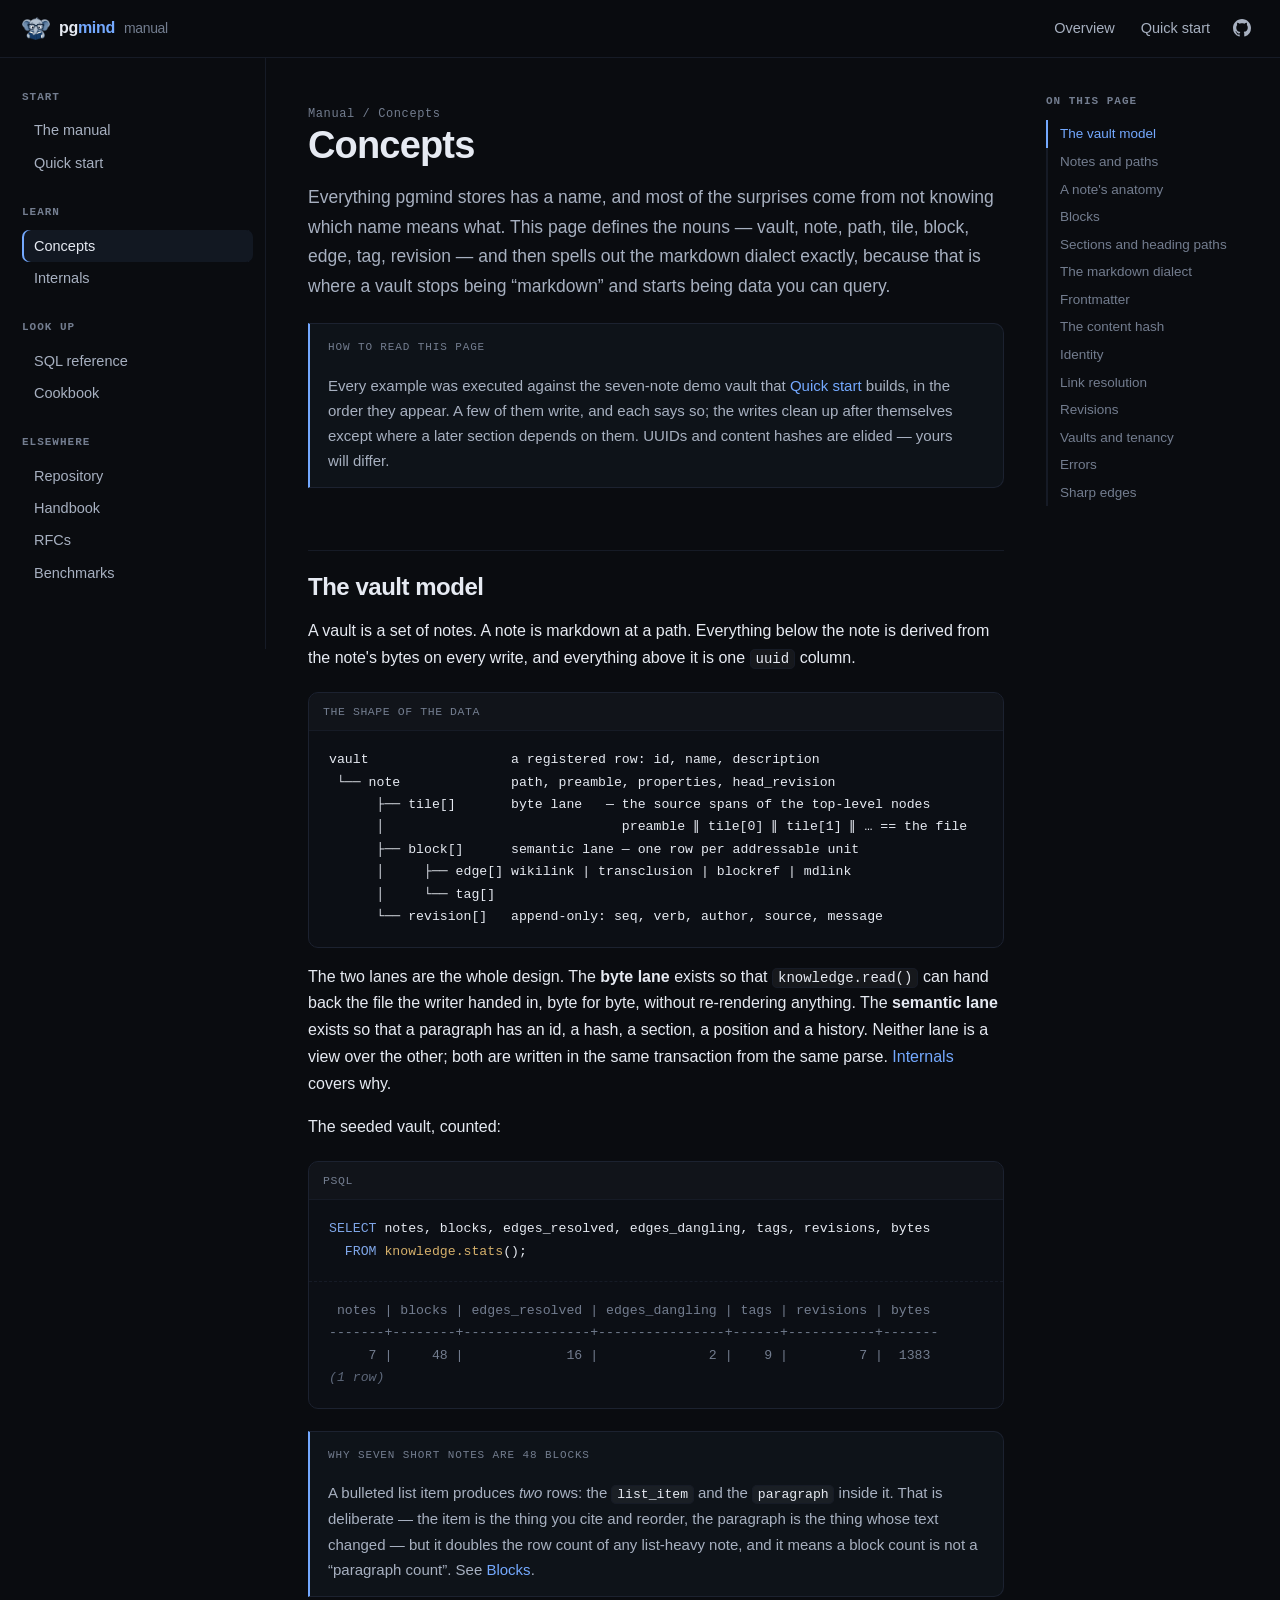
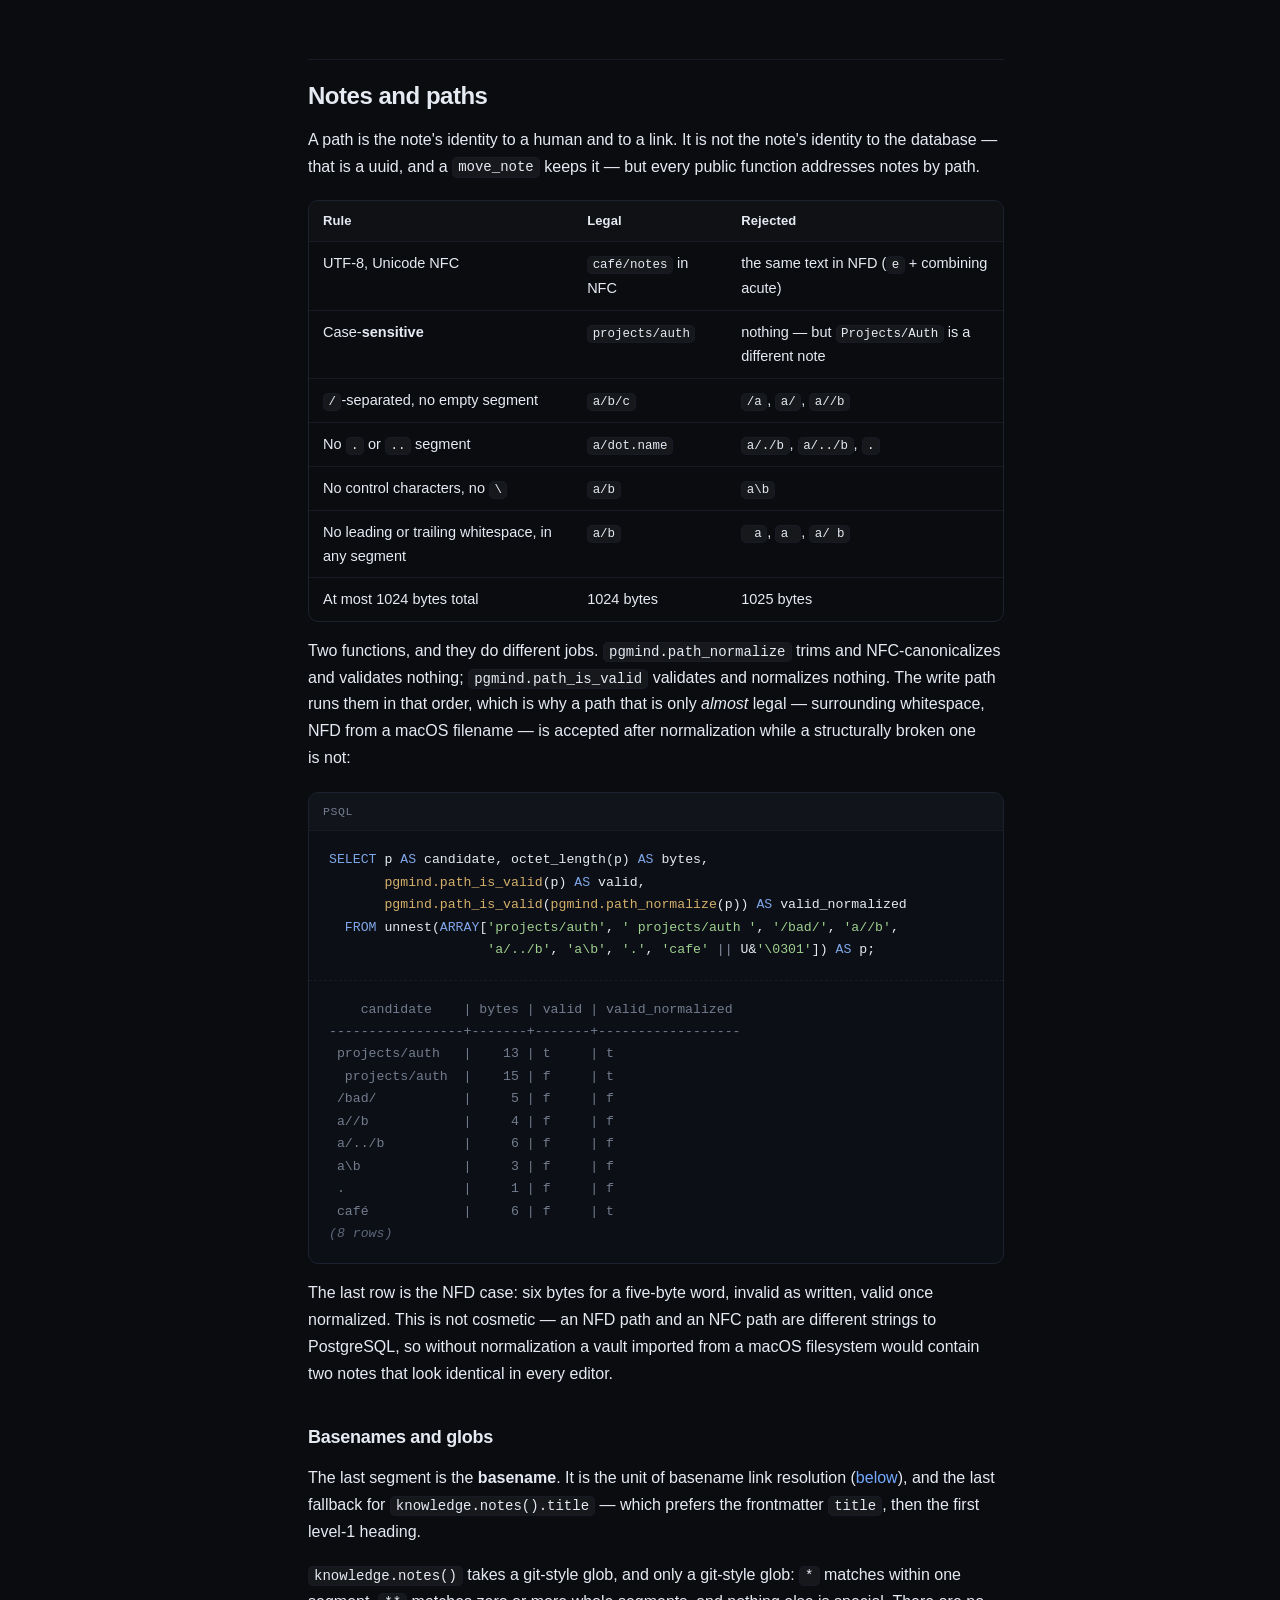
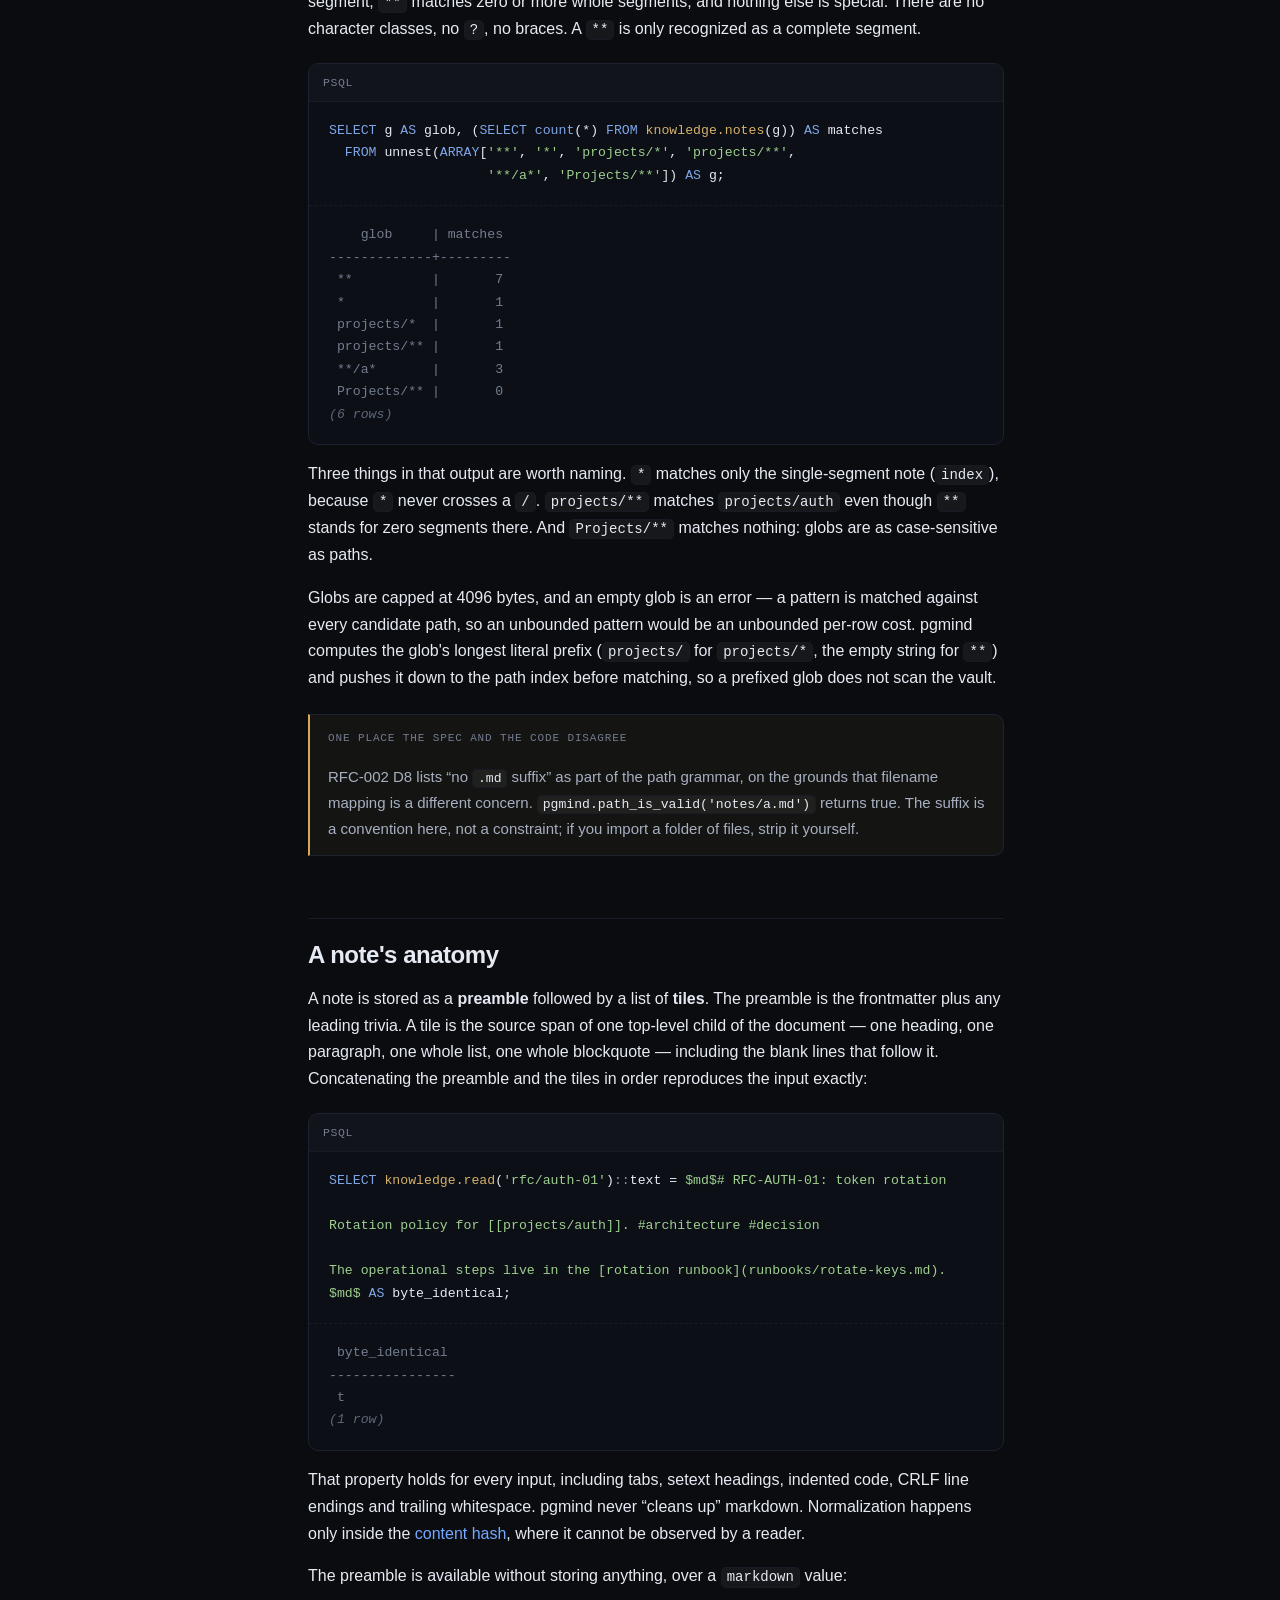
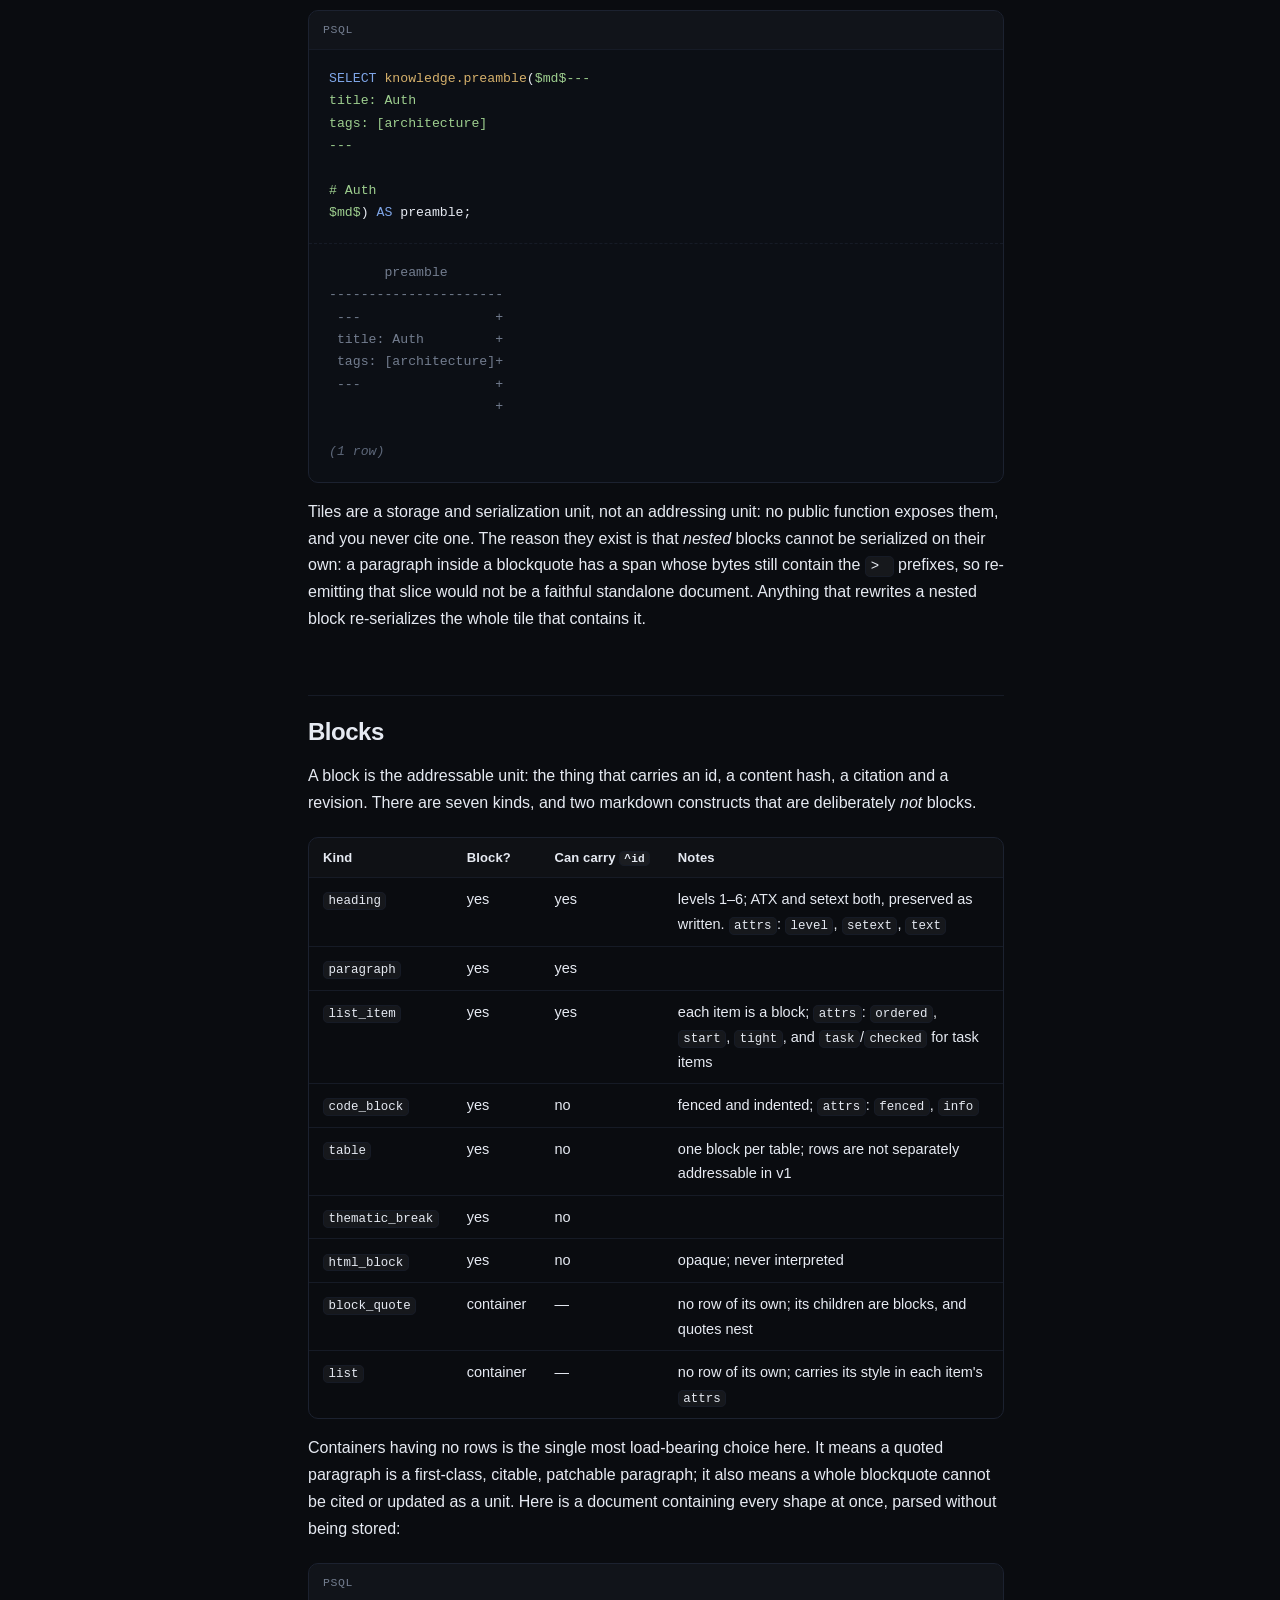
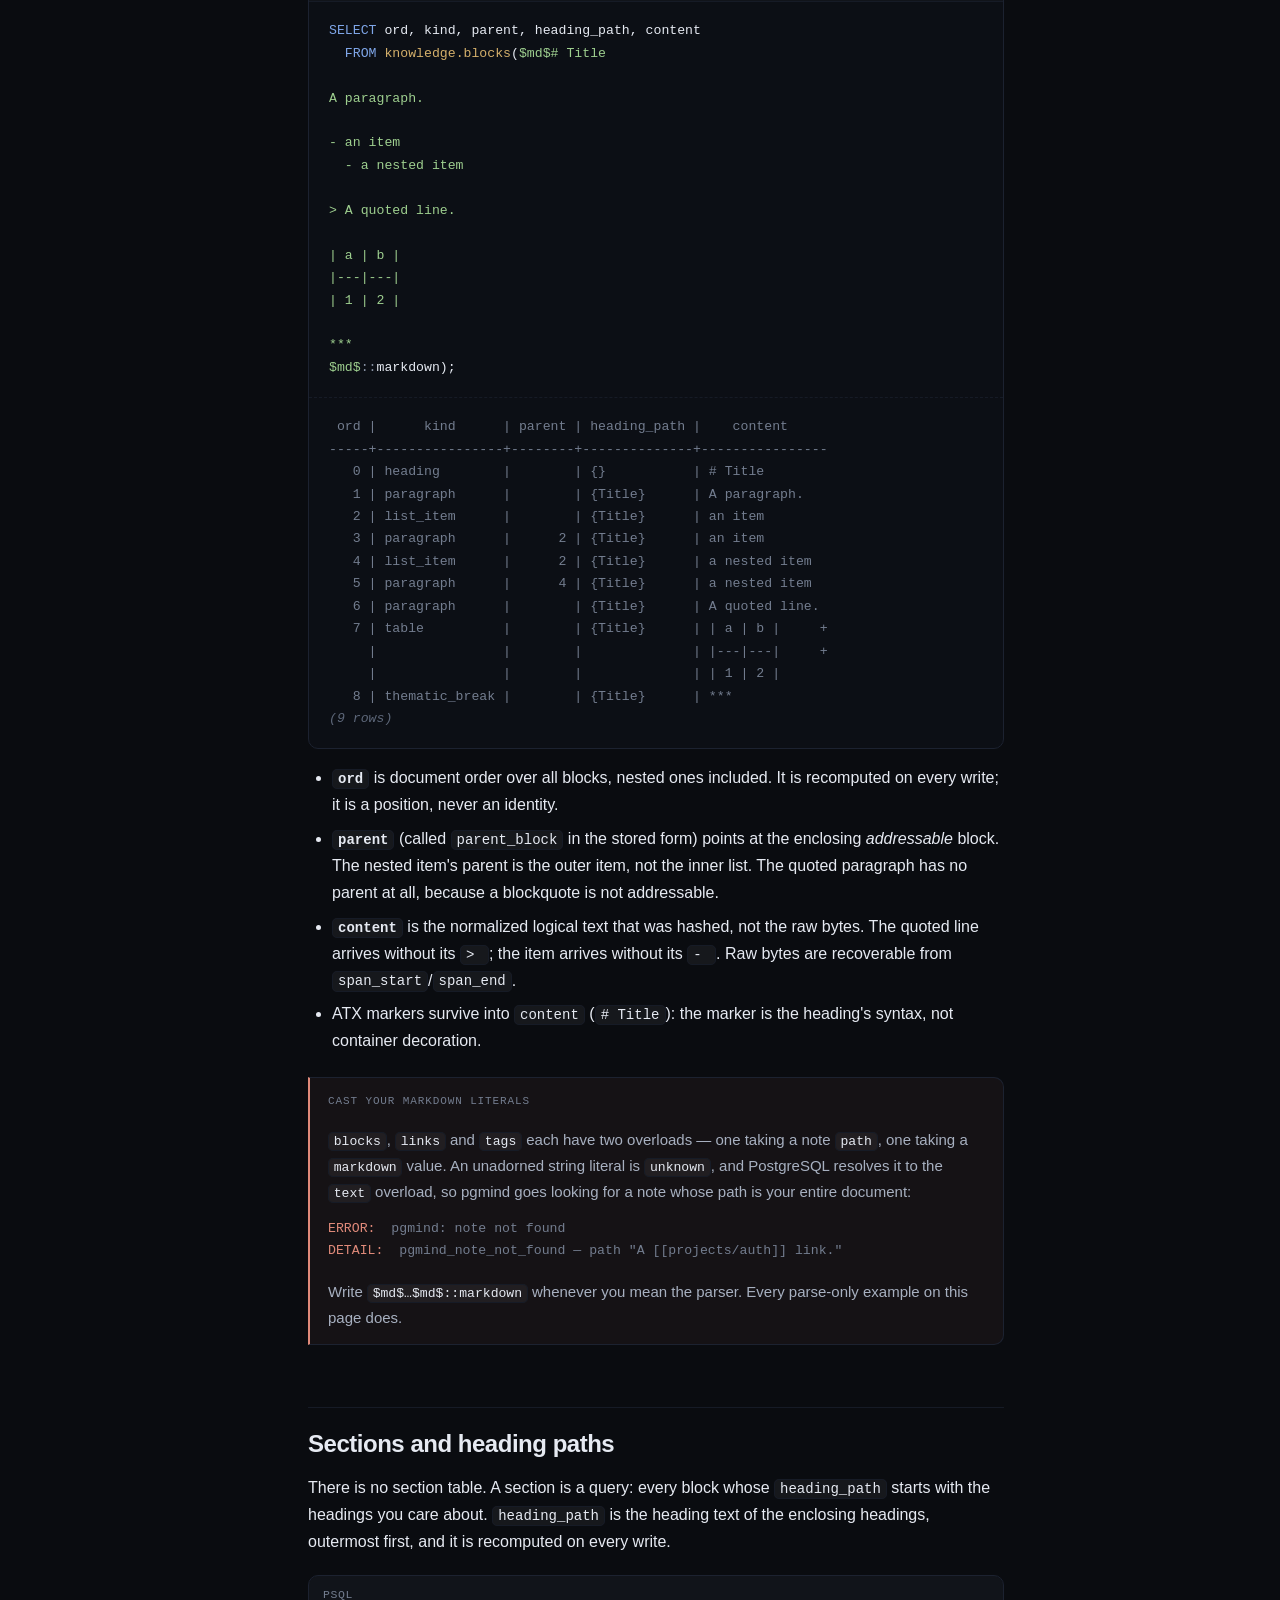
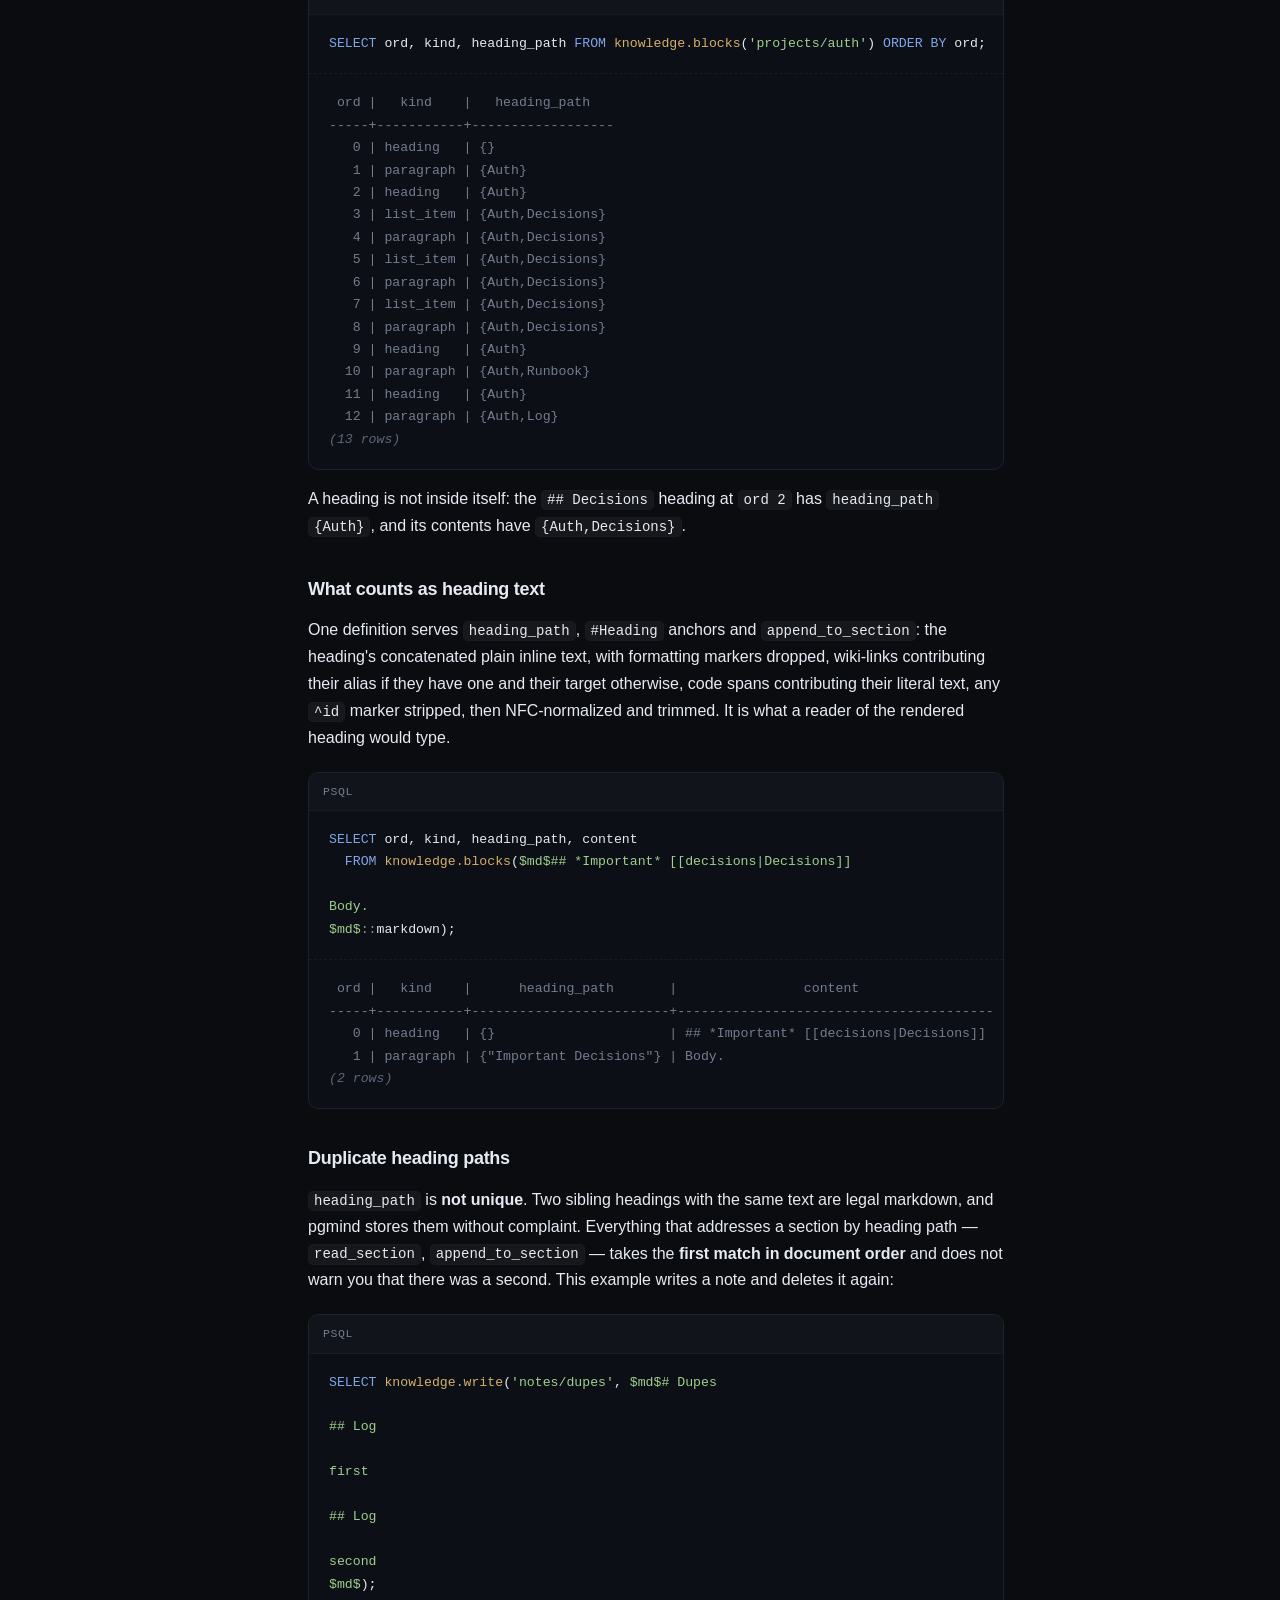
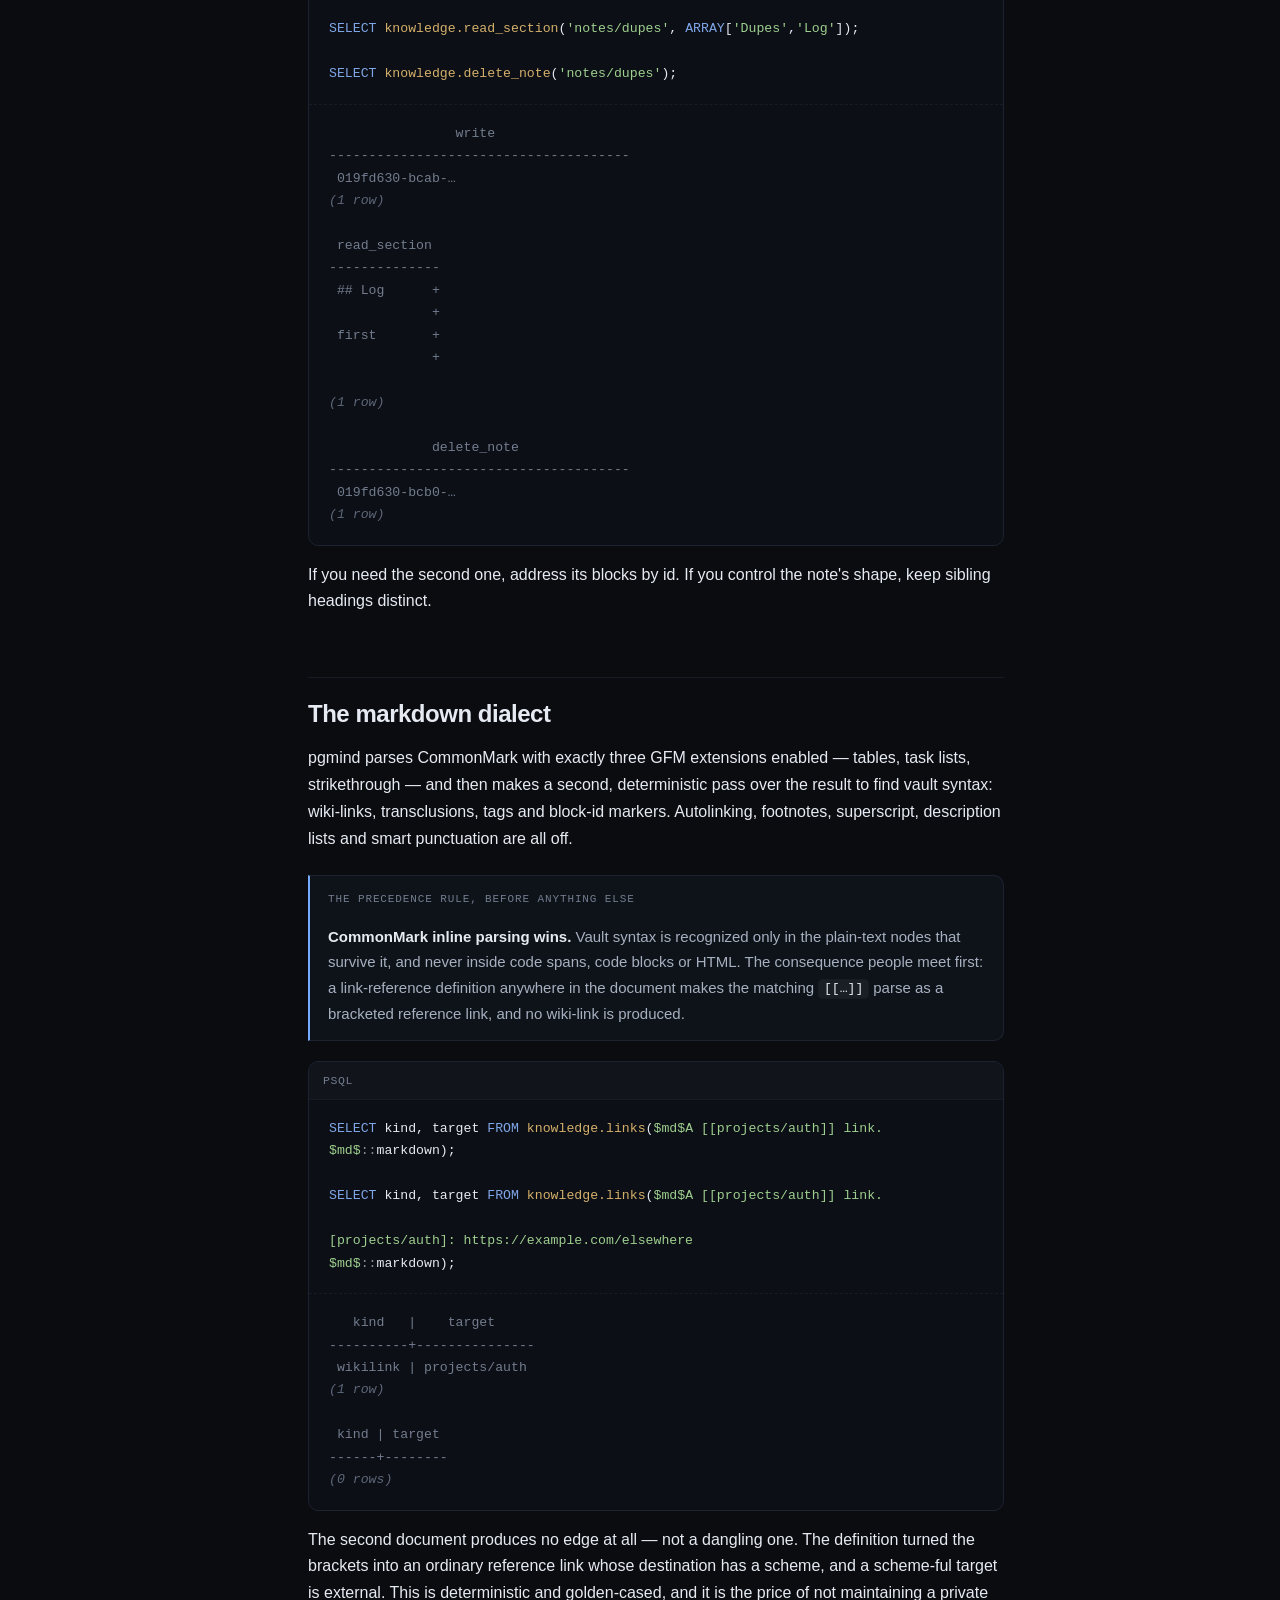
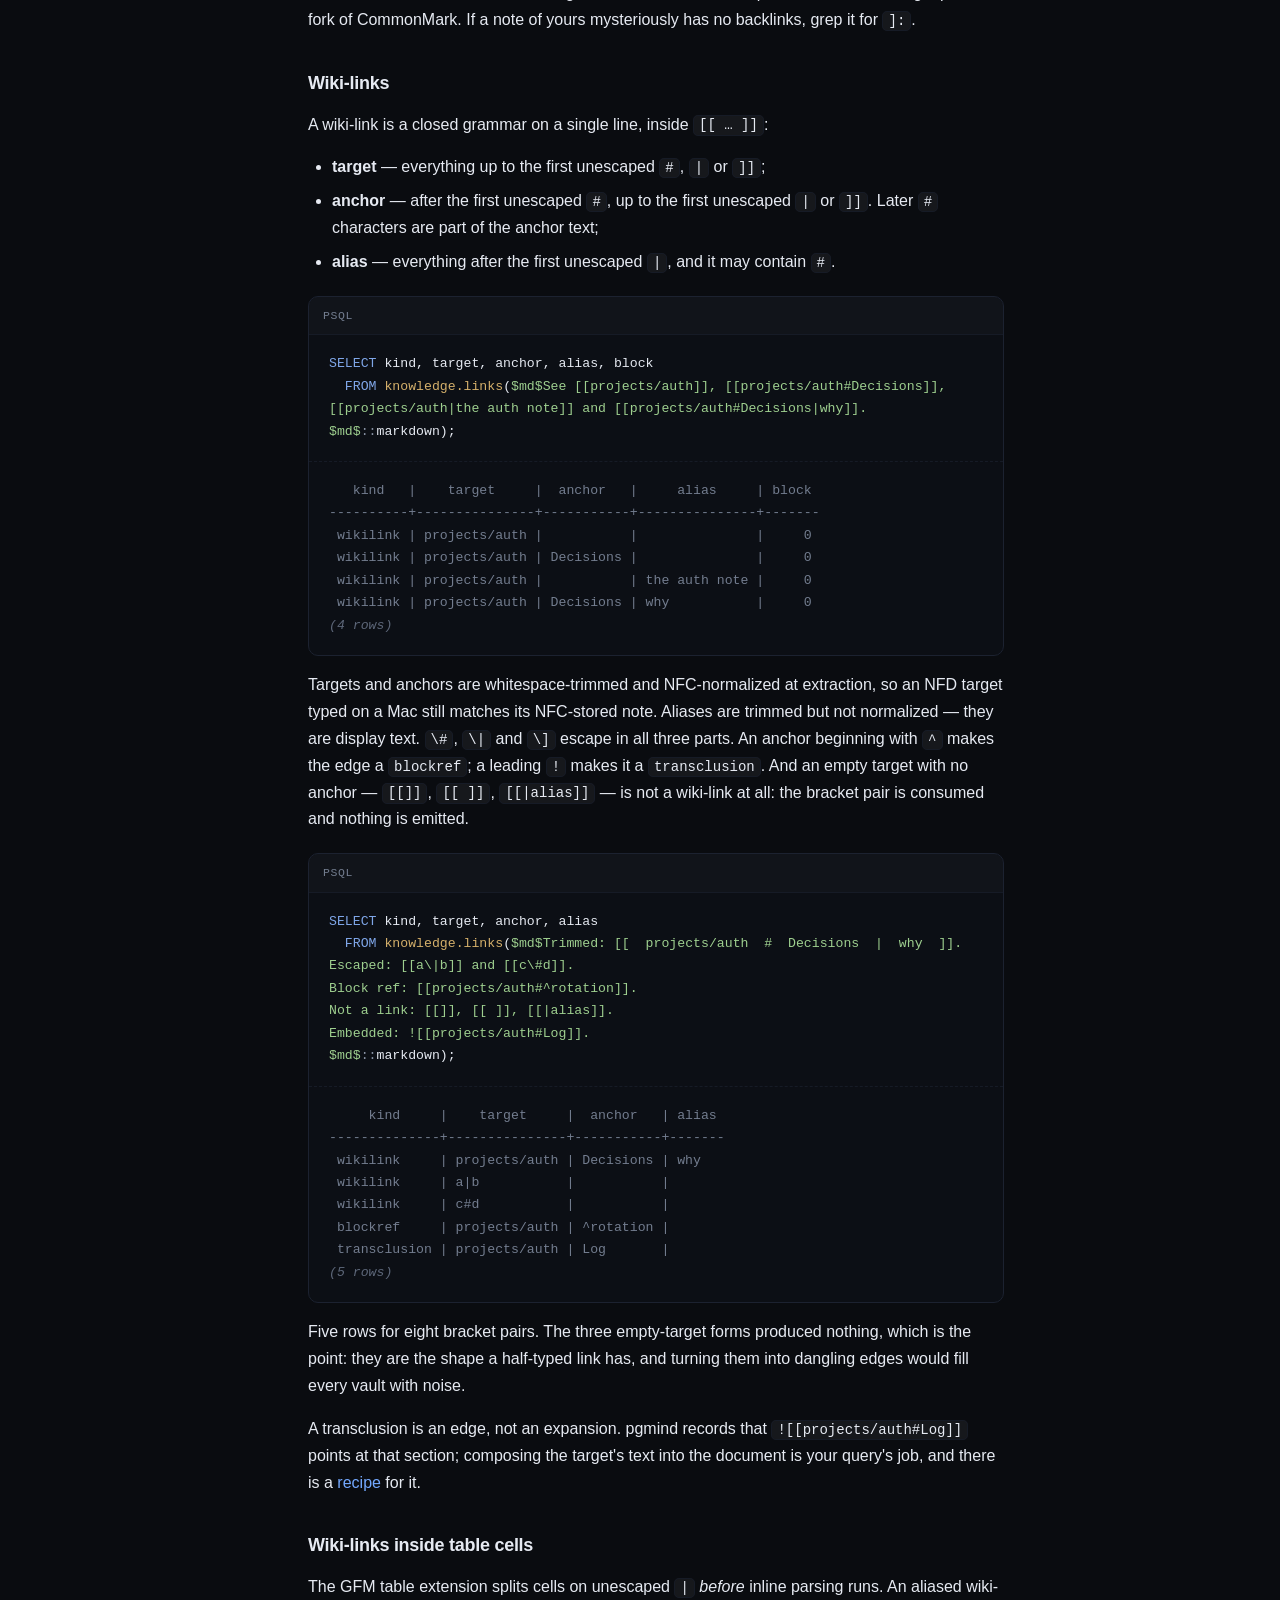
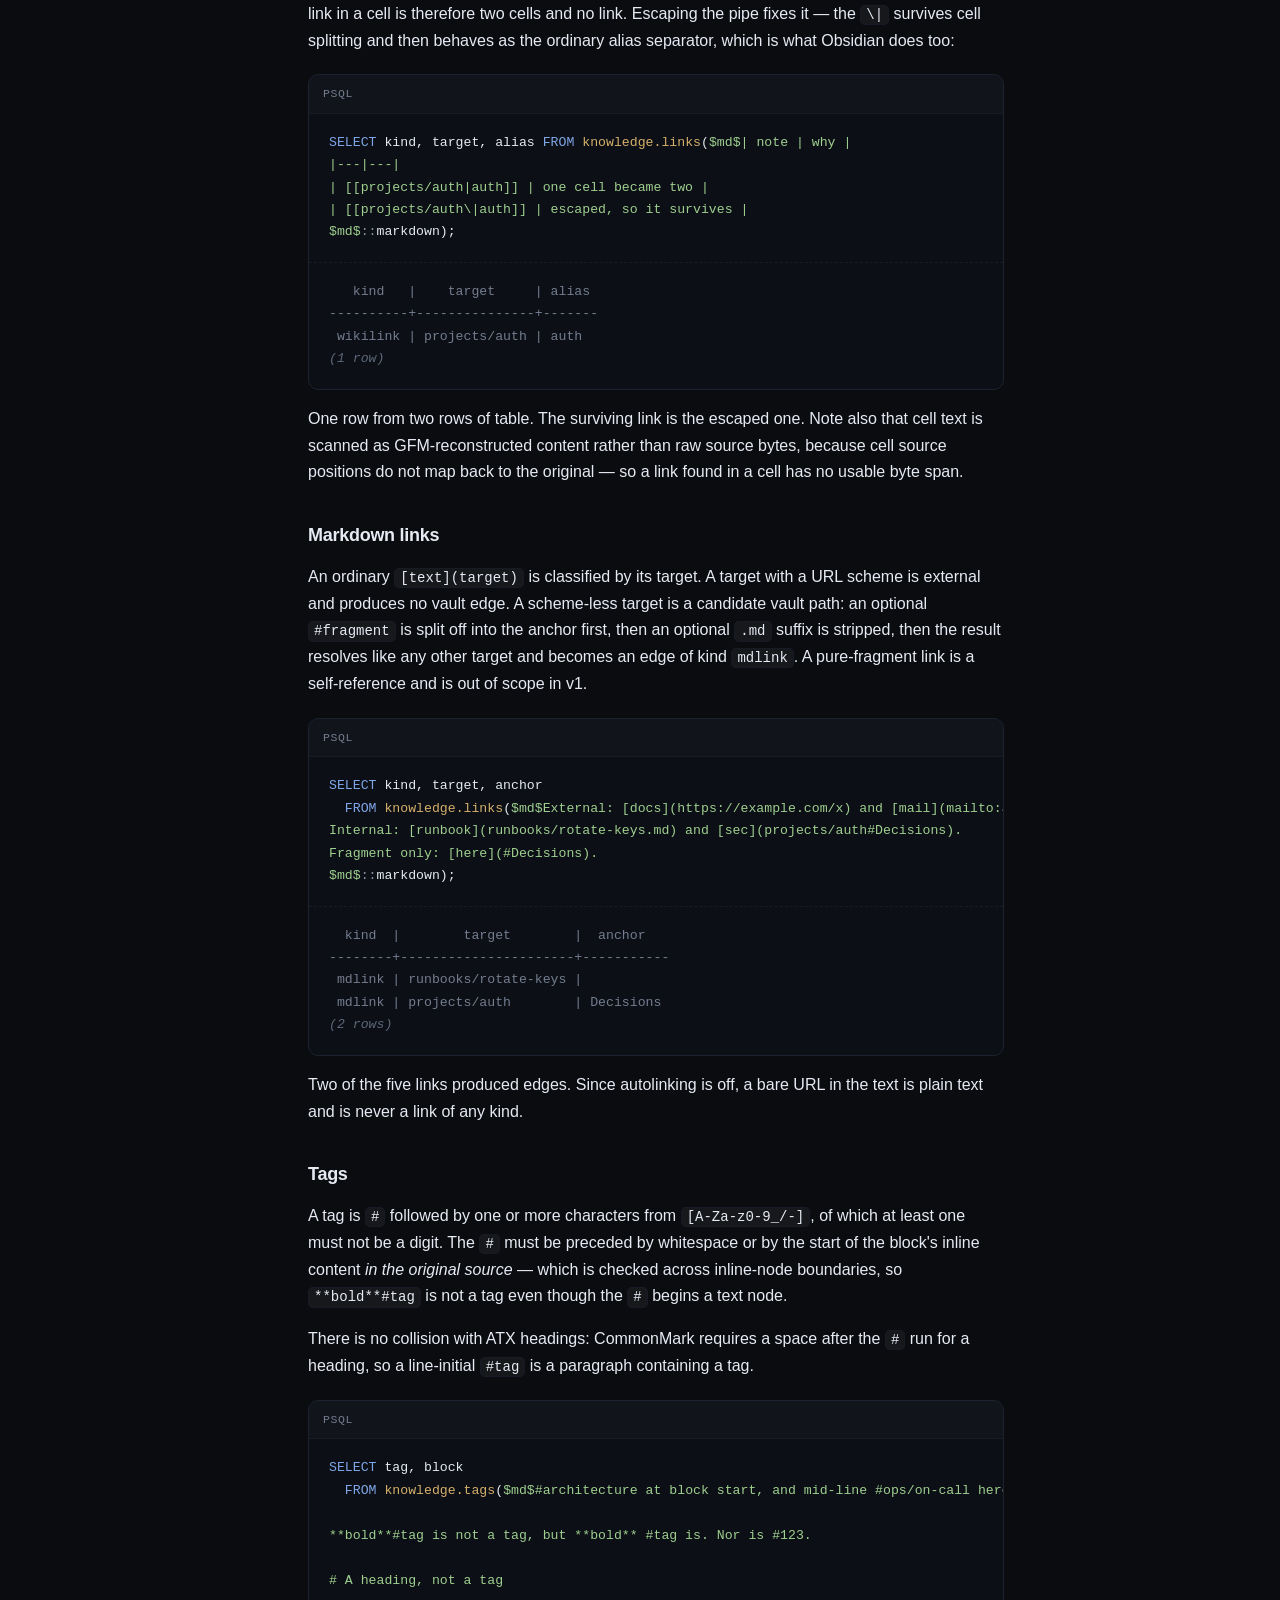
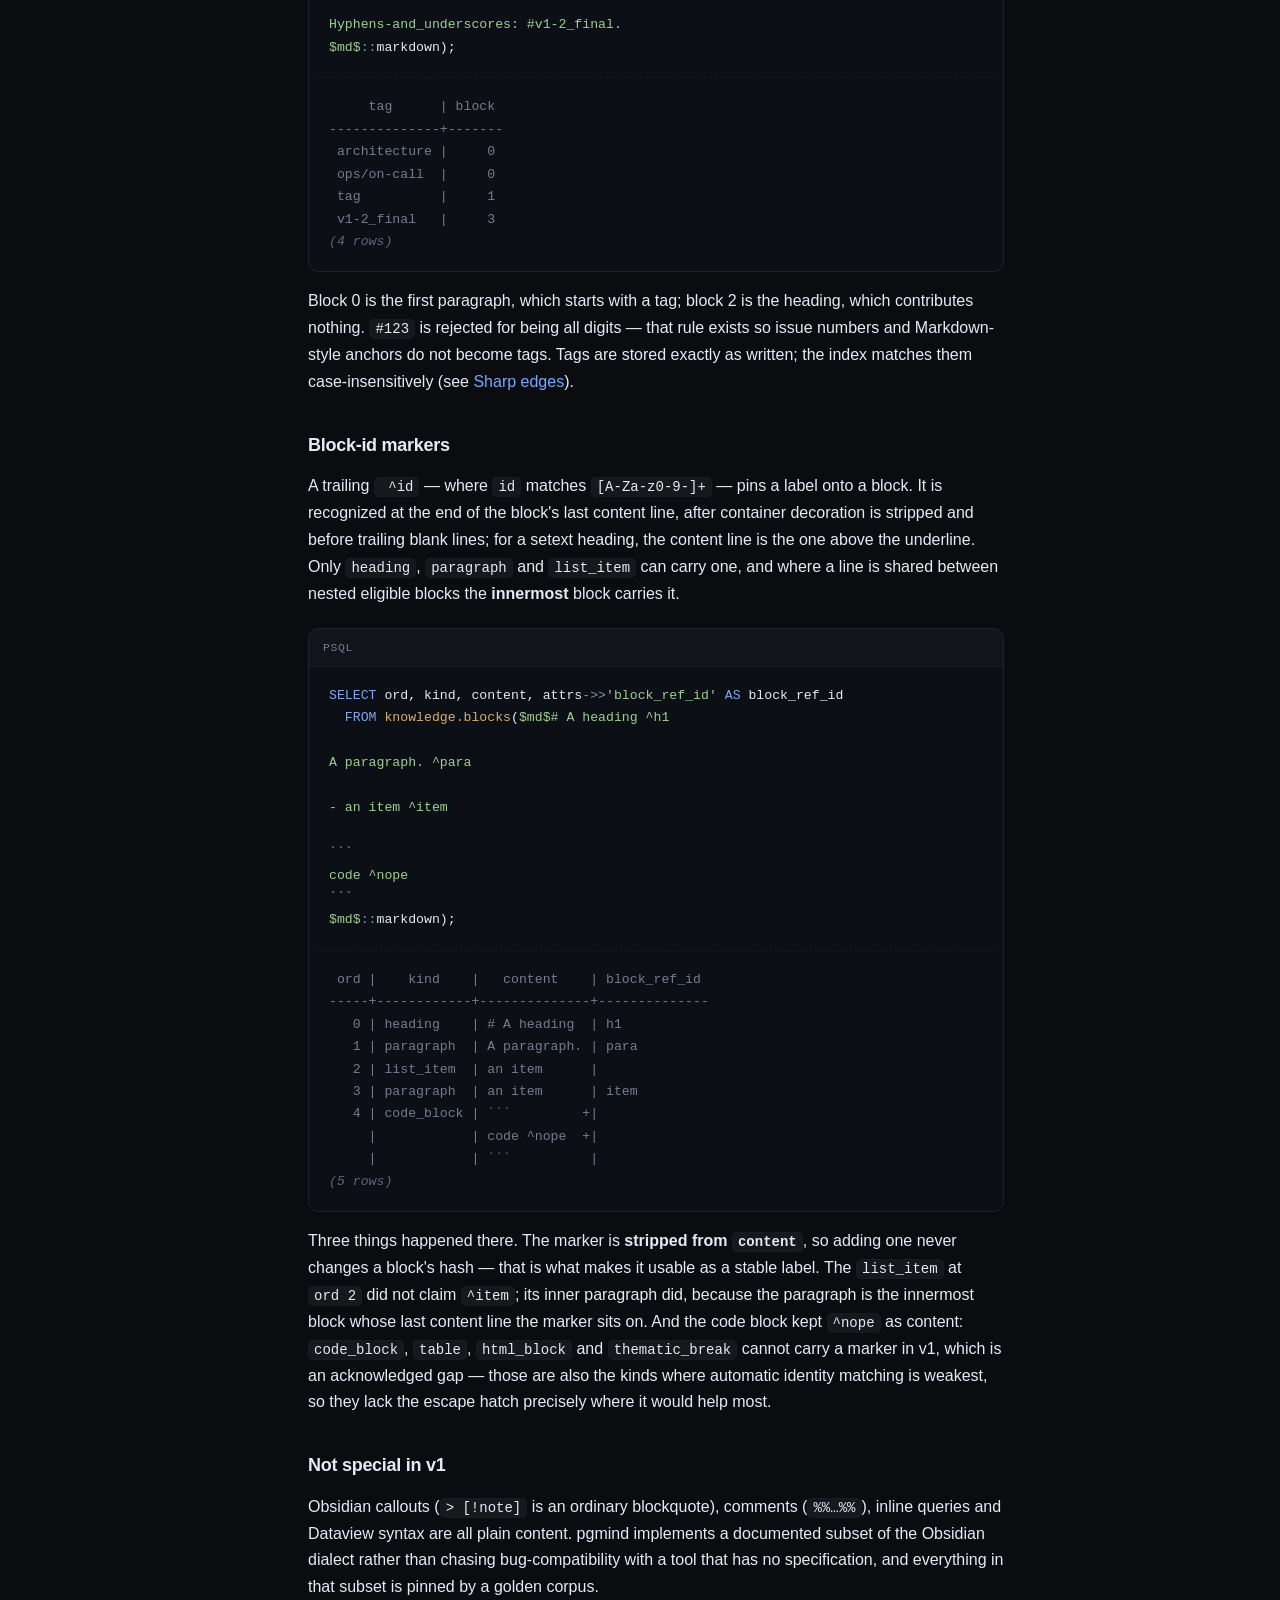
<file: website/docs/concepts.html>
<!doctype html>
<html lang="en">
<head>
<meta charset="utf-8">
<meta name="viewport" content="width=device-width, initial-scale=1">

<title>Concepts · pgmind manual</title>
<meta name="description" content="The nouns pgmind stores — vaults, notes, paths, tiles, blocks, edges, tags, revisions — and exactly what its markdown dialect means, down to what counts as a tag.">
<link rel="canonical" href="https://marosilabs.github.io/pgmind/docs/concepts.html">
<meta name="author" content="Marosi Labs">
<meta name="robots" content="index, follow, max-snippet:-1, max-image-preview:large">

<meta name="theme-color" content="#0a0c10">
<meta name="color-scheme" content="dark">
<link rel="icon" href="../assets/favicon.png" type="image/png" sizes="180x180">
<link rel="apple-touch-icon" href="../assets/favicon.png">
<link rel="stylesheet" href="docs.css">

<meta property="og:type" content="article">
<meta property="og:site_name" content="pgmind">
<meta property="og:locale" content="en_US">
<meta property="og:url" content="https://marosilabs.github.io/pgmind/docs/concepts.html">
<meta property="og:title" content="Concepts · pgmind manual">
<meta property="og:description" content="Vaults, notes, paths, tiles, blocks, edges, tags and revisions — and exactly what pgmind's markdown dialect means, down to what counts as a tag.">
<meta property="og:image" content="https://marosilabs.github.io/pgmind/assets/og.png">
<meta name="twitter:card" content="summary_large_image">
<meta name="twitter:title" content="Concepts · pgmind manual">
<meta name="twitter:description" content="The vault model, the markdown dialect, content hashes, block identity, link resolution and the errors you will meet.">
<meta name="twitter:image" content="https://marosilabs.github.io/pgmind/assets/og.png">
</head>
<body>

<a class="skip" href="#doc">Skip to content</a>

<svg class="sprite" aria-hidden="true">
  <symbol id="gh" viewBox="0 0 16 16">
    <path fill="currentColor" d="M8 0c4.42 0 8 3.58 8 8a8.013 8.013 0 0 1-5.45 7.59c-.4.08-.55-.17-.55-.38 0-.27.01-1.13.01-2.2 0-.75-.25-1.23-.54-1.48 1.78-.2 3.65-.88 3.65-3.95 0-.88-.31-1.59-.82-2.15.08-.2.36-1.02-.08-2.12 0 0-.67-.22-2.2.82-.64-.18-1.32-.27-2-.27s-1.36.09-2 .27c-1.53-1.03-2.2-.82-2.2-.82-.44 1.1-.16 1.92-.08 2.12-.51.56-.82 1.28-.82 2.15 0 3.06 1.86 3.75 3.64 3.95-.23.2-.44.55-.51 1.07-.46.21-1.61.55-2.33-.66-.15-.24-.6-.83-1.23-.82-.67.01-.27.38.01.53.34.19.73.9.82 1.13.16.45.68 1.31 2.69.94 0 .67.01 1.3.01 1.49 0 .21-.15.45-.55.38A7.995 7.995 0 0 1 0 8c0-4.42 3.58-8 8-8Z"/>
  </symbol>
  <symbol id="copy" viewBox="0 0 16 16">
    <path fill="none" stroke="currentColor" stroke-width="1.4" stroke-linejoin="round"
          d="M5.7 5.7h7.1v7.1H5.7zM10.3 5.7V3.2H3.2v7.1h2.5"/>
  </symbol>
  <symbol id="check" viewBox="0 0 16 16">
    <path fill="none" stroke="currentColor" stroke-width="1.7" stroke-linecap="round"
          stroke-linejoin="round" d="m3.4 8.4 3 3 6.2-7"/>
  </symbol>
  <symbol id="menu" viewBox="0 0 16 16">
    <path fill="none" stroke="currentColor" stroke-width="1.5" stroke-linecap="round"
          d="M2.5 4.5h11M2.5 8h11M2.5 11.5h11"/>
  </symbol>
</svg>

<header class="site-head">
  <div class="head-inner">
    <button class="side-toggle" type="button" aria-expanded="false" aria-controls="side" aria-label="Navigation">
      <svg width="16" height="16" aria-hidden="true"><use href="#menu"/></svg>
    </button>
    <a class="brand" href="../" aria-label="pgmind home">
      <img src="../assets/mark.png" alt="" width="28" height="24">
      <span><b>pg</b>mind</span>
      <span class="in">manual</span>
    </a>
    <nav class="head-nav">
      <a href="../">Overview</a>
      <a href="quickstart.html">Quick start</a>
      <a class="icon-link" href="https://github.com/MarosiLabs/pgmind" aria-label="Repository on GitHub">
        <svg width="18" height="18" aria-hidden="true"><use href="#gh"/></svg>
      </a>
    </nav>
  </div>
</header>

<div class="docs-shell">

  <aside class="docs-side" id="side">
    <nav aria-label="Manual">
      <h2>Start</h2>
      <ul>
        <li><a href="index.html">The manual</a></li>
        <li><a href="quickstart.html">Quick start</a></li>
      </ul>

      <h2>Learn</h2>
      <ul>
        <li><a href="concepts.html">Concepts</a></li>
        <li><a href="internals.html">Internals</a></li>
      </ul>

      <h2>Look up</h2>
      <ul>
        <li><a href="sql.html">SQL reference</a></li>
        <li><a href="cookbook.html">Cookbook</a></li>
      </ul>

      <h2>Elsewhere</h2>
      <ul>
        <li><a href="https://github.com/MarosiLabs/pgmind">Repository</a></li>
        <li><a href="https://github.com/MarosiLabs/pgmind/blob/main/docs/PGMIND.md">Handbook</a></li>
        <li><a href="https://github.com/MarosiLabs/pgmind/tree/main/docs/rfcs">RFCs</a></li>
        <li><a href="https://github.com/MarosiLabs/pgmind/tree/main/eval/published">Benchmarks</a></li>
      </ul>
    </nav>
  </aside>

  <main class="docs-main" id="doc">
    <p class="crumbs"><a href="index.html">Manual</a> / Concepts</p>
    <h1>Concepts</h1>
    <p class="lede">
      Everything pgmind stores has a name, and most of the surprises come from
      not knowing which name means what. This page defines the nouns — vault,
      note, path, tile, block, edge, tag, revision — and then spells out the
      markdown dialect exactly, because that is where a vault stops being
      &ldquo;markdown&rdquo; and starts being data you can query.
    </p>

    <div class="note-box">
      <span class="lbl">How to read this page</span>
      <p>
        Every example was executed against the seven-note demo vault that
        <a href="quickstart.html#first-note">Quick start</a> builds, in the
        order they appear. A few of them write, and each says so; the writes
        clean up after themselves except where a later section depends on them.
        UUIDs and content hashes are elided — yours will differ.
      </p>
    </div>

    <h2 id="model">The vault model</h2>
    <p>
      A vault is a set of notes. A note is markdown at a path. Everything below
      the note is derived from the note's bytes on every write, and everything
      above it is one <code>uuid</code> column.
    </p>

    <div class="code">
      <div class="cap">the shape of the data</div>
<pre><code>vault                  a registered row: id, name, description
 └── note              path, preamble, properties, head_revision
      ├── tile[]       byte lane   — the source spans of the top-level nodes
      │                              preamble ‖ tile[0] ‖ tile[1] ‖ … == the file
      ├── block[]      semantic lane — one row per addressable unit
      │     ├── edge[] wikilink | transclusion | blockref | mdlink
      │     └── tag[]
      └── revision[]   append-only: seq, verb, author, source, message</code></pre>
    </div>

    <p>
      The two lanes are the whole design. The <strong>byte lane</strong> exists
      so that <code>knowledge.read()</code> can hand back the file the writer
      handed in, byte for byte, without re-rendering anything. The
      <strong>semantic lane</strong> exists so that a paragraph has an id, a
      hash, a section, a position and a history. Neither lane is a view over
      the other; both are written in the same transaction from the same parse.
      <a href="internals.html#lanes">Internals</a> covers why.
    </p>

    <p>
      The seeded vault, counted:
    </p>

    <div class="code">
      <div class="cap">psql</div>
<pre><code class="sql">SELECT notes, blocks, edges_resolved, edges_dangling, tags, revisions, bytes
  FROM knowledge.stats();</code></pre>
<pre class="out"><code class="out"> notes | blocks | edges_resolved | edges_dangling | tags | revisions | bytes
-------+--------+----------------+----------------+------+-----------+-------
     7 |     48 |             16 |              2 |    9 |         7 |  1383
(1 row)</code></pre>
    </div>

    <div class="note-box">
      <span class="lbl">Why seven short notes are 48 blocks</span>
      <p>
        A bulleted list item produces <em>two</em> rows: the
        <code>list_item</code> and the <code>paragraph</code> inside it. That is
        deliberate — the item is the thing you cite and reorder, the paragraph
        is the thing whose text changed — but it doubles the row count of any
        list-heavy note, and it means a block count is not a &ldquo;paragraph
        count&rdquo;. See <a href="#blocks">Blocks</a>.
      </p>
    </div>

    <h2 id="paths">Notes and paths</h2>
    <p>
      A path is the note's identity to a human and to a link. It is not the
      note's identity to the database — that is a uuid, and a
      <code>move_note</code> keeps it — but every public function addresses
      notes by path.
    </p>

    <div class="table-scroll">
    <table>
      <thead>
        <tr>
          <th scope="col">Rule</th><th scope="col">Legal</th><th scope="col">Rejected</th>
        </tr>
      </thead>
      <tbody>
        <tr><td>UTF-8, Unicode NFC</td><td><code>café/notes</code> in NFC</td>
            <td>the same text in NFD (<code>e</code> + combining acute)</td></tr>
        <tr><td>Case-<strong>sensitive</strong></td><td><code>projects/auth</code></td>
            <td>nothing — but <code>Projects/Auth</code> is a different note</td></tr>
        <tr><td><code>/</code>-separated, no empty segment</td><td><code>a/b/c</code></td>
            <td><code>/a</code>, <code>a/</code>, <code>a//b</code></td></tr>
        <tr><td>No <code>.</code> or <code>..</code> segment</td><td><code>a/dot.name</code></td>
            <td><code>a/./b</code>, <code>a/../b</code>, <code>.</code></td></tr>
        <tr><td>No control characters, no <code>\</code></td><td><code>a/b</code></td>
            <td><code>a\b</code></td></tr>
        <tr><td>No leading or trailing whitespace, in any segment</td>
            <td><code>a/b</code></td><td><code>&nbsp;a</code>, <code>a&nbsp;</code>,
            <code>a/&nbsp;b</code></td></tr>
        <tr><td>At most 1024 bytes total</td><td>1024 bytes</td><td>1025 bytes</td></tr>
      </tbody>
    </table>
    </div>

    <p>
      Two functions, and they do different jobs.
      <code>pgmind.path_normalize</code> trims and NFC-canonicalizes and
      validates nothing; <code>pgmind.path_is_valid</code> validates and
      normalizes nothing. The write path runs them in that order, which is why
      a path that is only <em>almost</em> legal — surrounding whitespace, NFD
      from a macOS filename — is accepted after normalization while a
      structurally broken one is not:
    </p>

    <div class="code">
      <div class="cap">psql</div>
<pre><code class="sql">SELECT p AS candidate, octet_length(p) AS bytes,
       pgmind.path_is_valid(p) AS valid,
       pgmind.path_is_valid(pgmind.path_normalize(p)) AS valid_normalized
  FROM unnest(ARRAY['projects/auth', ' projects/auth ', '/bad/', 'a//b',
                    'a/../b', 'a\b', '.', 'cafe' || U&'\0301']) AS p;</code></pre>
<pre class="out"><code class="out">    candidate    | bytes | valid | valid_normalized
-----------------+-------+-------+------------------
 projects/auth   |    13 | t     | t
  projects/auth  |    15 | f     | t
 /bad/           |     5 | f     | f
 a//b            |     4 | f     | f
 a/../b          |     6 | f     | f
 a\b             |     3 | f     | f
 .               |     1 | f     | f
 café            |     6 | f     | t
(8 rows)</code></pre>
    </div>

    <p>
      The last row is the NFD case: six bytes for a five-byte word, invalid as
      written, valid once normalized. This is not cosmetic — an NFD path and an
      NFC path are different strings to PostgreSQL, so without normalization a
      vault imported from a macOS filesystem would contain two notes that look
      identical in every editor.
    </p>

    <h3 id="basenames-and-globs">Basenames and globs</h3>
    <p>
      The last segment is the <strong>basename</strong>. It is the unit of basename
      link resolution (<a href="#resolution">below</a>), and the last fallback for
      <code>knowledge.notes().title</code> — which prefers the frontmatter
      <code>title</code>, then the first level-1 heading.
    </p>
    <p>
      <code>knowledge.notes()</code> takes a git-style glob, and only a
      git-style glob: <code>*</code> matches within one segment,
      <code>**</code> matches zero or more whole segments, and nothing else is
      special. There are no character classes, no <code>?</code>, no braces.
      A <code>**</code> is only recognized as a complete segment.
    </p>

    <div class="code">
      <div class="cap">psql</div>
<pre><code class="sql">SELECT g AS glob, (SELECT count(*) FROM knowledge.notes(g)) AS matches
  FROM unnest(ARRAY['**', '*', 'projects/*', 'projects/**',
                    '**/a*', 'Projects/**']) AS g;</code></pre>
<pre class="out"><code class="out">    glob     | matches
-------------+---------
 **          |       7
 *           |       1
 projects/*  |       1
 projects/** |       1
 **/a*       |       3
 Projects/** |       0
(6 rows)</code></pre>
    </div>

    <p>
      Three things in that output are worth naming. <code>*</code> matches only
      the single-segment note (<code>index</code>), because <code>*</code> never
      crosses a <code>/</code>. <code>projects/**</code> matches
      <code>projects/auth</code> even though <code>**</code> stands for zero
      segments there. And <code>Projects/**</code> matches nothing: globs are as
      case-sensitive as paths.
    </p>
    <p>
      Globs are capped at 4096 bytes, and an empty glob is an error — a pattern
      is matched against every candidate path, so an unbounded pattern would be
      an unbounded per-row cost. pgmind computes the glob's longest literal
      prefix (<code>projects/</code> for <code>projects/*</code>, the empty
      string for <code>**</code>) and pushes it down to the path index before
      matching, so a prefixed glob does not scan the vault.
    </p>

    <div class="note-box warn">
      <span class="lbl">One place the spec and the code disagree</span>
      <p>
        RFC-002 D8 lists &ldquo;no <code>.md</code> suffix&rdquo; as part of the
        path grammar, on the grounds that filename mapping is a different
        concern. <code>pgmind.path_is_valid('notes/a.md')</code> returns true.
        The suffix is a convention here, not a constraint; if you import a
        folder of files, strip it yourself.
      </p>
    </div>

    <h2 id="anatomy">A note's anatomy</h2>
    <p>
      A note is stored as a <strong>preamble</strong> followed by a list of
      <strong>tiles</strong>. The preamble is the frontmatter plus any leading
      trivia. A tile is the source span of one top-level child of the document —
      one heading, one paragraph, one whole list, one whole blockquote — including
      the blank lines that follow it. Concatenating the preamble and the tiles in
      order reproduces the input exactly:
    </p>

    <div class="code">
      <div class="cap">psql</div>
<pre><code class="sql">SELECT knowledge.read('rfc/auth-01')::text = $md$# RFC-AUTH-01: token rotation

Rotation policy for [[projects/auth]]. #architecture #decision

The operational steps live in the [rotation runbook](runbooks/rotate-keys.md).
$md$ AS byte_identical;</code></pre>
<pre class="out"><code class="out"> byte_identical
----------------
 t
(1 row)</code></pre>
    </div>

    <p>
      That property holds for every input, including tabs, setext headings,
      indented code, CRLF line endings and trailing whitespace. pgmind never
      &ldquo;cleans up&rdquo; markdown. Normalization happens only inside the
      <a href="#hashing">content hash</a>, where it cannot be observed by a
      reader.
    </p>
    <p>
      The preamble is available without storing anything, over a
      <code>markdown</code> value:
    </p>

    <div class="code">
      <div class="cap">psql</div>
<pre><code class="sql">SELECT knowledge.preamble($md$---
title: Auth
tags: [architecture]
---

# Auth
$md$) AS preamble;</code></pre>
<pre class="out"><code class="out">       preamble
----------------------
 ---                 +
 title: Auth         +
 tags: [architecture]+
 ---                 +
                     +

(1 row)</code></pre>
    </div>

    <p>
      Tiles are a storage and serialization unit, not an addressing unit: no
      public function exposes them, and you never cite one. The reason they
      exist is that <em>nested</em> blocks cannot be serialized on their own:
      a paragraph inside a blockquote has a span whose bytes still contain the
      <code>&gt;&nbsp;</code> prefixes, so re-emitting that slice would not be a
      faithful standalone document. Anything that rewrites a nested block
      re-serializes the whole tile that contains it.
    </p>

    <h2 id="blocks">Blocks</h2>
    <p>
      A block is the addressable unit: the thing that carries an id, a content
      hash, a citation and a revision. There are seven kinds, and two markdown
      constructs that are deliberately <em>not</em> blocks.
    </p>

    <div class="table-scroll">
    <table>
      <thead>
        <tr>
          <th scope="col">Kind</th><th scope="col">Block?</th>
          <th scope="col">Can carry <code>^id</code></th><th scope="col">Notes</th>
        </tr>
      </thead>
      <tbody>
        <tr><td><code>heading</code></td><td>yes</td><td>yes</td>
            <td>levels 1&ndash;6; ATX and setext both, preserved as written.
                <code>attrs</code>: <code>level</code>, <code>setext</code>,
                <code>text</code></td></tr>
        <tr><td><code>paragraph</code></td><td>yes</td><td>yes</td><td></td></tr>
        <tr><td><code>list_item</code></td><td>yes</td><td>yes</td>
            <td>each item is a block; <code>attrs</code>: <code>ordered</code>,
                <code>start</code>, <code>tight</code>, and
                <code>task</code>/<code>checked</code> for task items</td></tr>
        <tr><td><code>code_block</code></td><td>yes</td><td>no</td>
            <td>fenced and indented; <code>attrs</code>: <code>fenced</code>,
                <code>info</code></td></tr>
        <tr><td><code>table</code></td><td>yes</td><td>no</td>
            <td>one block per table; rows are not separately addressable in v1</td></tr>
        <tr><td><code>thematic_break</code></td><td>yes</td><td>no</td><td></td></tr>
        <tr><td><code>html_block</code></td><td>yes</td><td>no</td>
            <td>opaque; never interpreted</td></tr>
        <tr><td><code>block_quote</code></td><td>container</td><td>&mdash;</td>
            <td>no row of its own; its children are blocks, and quotes nest</td></tr>
        <tr><td><code>list</code></td><td>container</td><td>&mdash;</td>
            <td>no row of its own; carries its style in each item's
                <code>attrs</code></td></tr>
      </tbody>
    </table>
    </div>

    <p>
      Containers having no rows is the single most load-bearing choice here. It
      means a quoted paragraph is a first-class, citable, patchable paragraph;
      it also means a whole blockquote cannot be cited or updated as a unit.
      Here is a document containing every shape at once, parsed without being
      stored:
    </p>

    <div class="code">
      <div class="cap">psql</div>
<pre><code class="sql">SELECT ord, kind, parent, heading_path, content
  FROM knowledge.blocks($md$# Title

A paragraph.

- an item
  - a nested item

&gt; A quoted line.

| a | b |
|---|---|
| 1 | 2 |

***
$md$::markdown);</code></pre>
<pre class="out"><code class="out"> ord |      kind      | parent | heading_path |    content
-----+----------------+--------+--------------+----------------
   0 | heading        |        | {}           | # Title
   1 | paragraph      |        | {Title}      | A paragraph.
   2 | list_item      |        | {Title}      | an item
   3 | paragraph      |      2 | {Title}      | an item
   4 | list_item      |      2 | {Title}      | a nested item
   5 | paragraph      |      4 | {Title}      | a nested item
   6 | paragraph      |        | {Title}      | A quoted line.
   7 | table          |        | {Title}      | | a | b |     +
     |                |        |              | |---|---|     +
     |                |        |              | | 1 | 2 |
   8 | thematic_break |        | {Title}      | ***
(9 rows)</code></pre>
    </div>

    <ul>
      <li><strong><code>ord</code></strong> is document order over all blocks,
          nested ones included. It is recomputed on every write; it is a
          position, never an identity.</li>
      <li><strong><code>parent</code></strong> (called
          <code>parent_block</code> in the stored form) points at the enclosing
          <em>addressable</em> block. The nested item's parent is the outer
          item, not the inner list. The quoted paragraph has no parent at all,
          because a blockquote is not addressable.</li>
      <li><strong><code>content</code></strong> is the normalized logical text
          that was hashed, not the raw bytes. The quoted line arrives without
          its <code>&gt;&nbsp;</code>; the item arrives without its
          <code>-&nbsp;</code>. Raw bytes are recoverable from
          <code>span_start</code>/<code>span_end</code>.</li>
      <li>ATX markers survive into <code>content</code>
          (<code>#&nbsp;Title</code>): the marker is the heading's syntax, not
          container decoration.</li>
    </ul>

    <div class="note-box trap">
      <span class="lbl">Cast your markdown literals</span>
      <p>
        <code>blocks</code>, <code>links</code> and <code>tags</code> each have
        two overloads — one taking a note <code>path</code>, one taking a
        <code>markdown</code> value. An unadorned string literal is
        <code>unknown</code>, and PostgreSQL resolves it to the
        <code>text</code> overload, so pgmind goes looking for a note whose path
        is your entire document:
      </p>
<pre class="out"><code class="out">ERROR:  pgmind: note not found
DETAIL:  pgmind_note_not_found — path "A [[projects/auth]] link."</code></pre>
      <p>
        Write <code>$md$…$md$::markdown</code> whenever you mean the parser.
        Every parse-only example on this page does.
      </p>
    </div>

    <h2 id="sections">Sections and heading paths</h2>
    <p>
      There is no section table. A section is a query: every block whose
      <code>heading_path</code> starts with the headings you care about.
      <code>heading_path</code> is the heading text of the enclosing headings,
      outermost first, and it is recomputed on every write.
    </p>

    <div class="code">
      <div class="cap">psql</div>
<pre><code class="sql">SELECT ord, kind, heading_path FROM knowledge.blocks('projects/auth') ORDER BY ord;</code></pre>
<pre class="out"><code class="out"> ord |   kind    |   heading_path
-----+-----------+------------------
   0 | heading   | {}
   1 | paragraph | {Auth}
   2 | heading   | {Auth}
   3 | list_item | {Auth,Decisions}
   4 | paragraph | {Auth,Decisions}
   5 | list_item | {Auth,Decisions}
   6 | paragraph | {Auth,Decisions}
   7 | list_item | {Auth,Decisions}
   8 | paragraph | {Auth,Decisions}
   9 | heading   | {Auth}
  10 | paragraph | {Auth,Runbook}
  11 | heading   | {Auth}
  12 | paragraph | {Auth,Log}
(13 rows)</code></pre>
    </div>

    <p>
      A heading is not inside itself: the <code>## Decisions</code> heading at
      <code>ord&nbsp;2</code> has <code>heading_path</code>
      <code>{Auth}</code>, and its contents have <code>{Auth,Decisions}</code>.
    </p>

    <h3 id="heading-text">What counts as heading text</h3>
    <p>
      One definition serves <code>heading_path</code>, <code>#Heading</code>
      anchors and <code>append_to_section</code>: the heading's concatenated
      plain inline text, with formatting markers dropped, wiki-links
      contributing their alias if they have one and their target otherwise,
      code spans contributing their literal text, any <code>^id</code> marker
      stripped, then NFC-normalized and trimmed. It is what a reader of the
      rendered heading would type.
    </p>

    <div class="code">
      <div class="cap">psql</div>
<pre><code class="sql">SELECT ord, kind, heading_path, content
  FROM knowledge.blocks($md$## *Important* [[decisions|Decisions]]

Body.
$md$::markdown);</code></pre>
<pre class="out"><code class="out"> ord |   kind    |      heading_path       |                content
-----+-----------+-------------------------+----------------------------------------
   0 | heading   | {}                      | ## *Important* [[decisions|Decisions]]
   1 | paragraph | {"Important Decisions"} | Body.
(2 rows)</code></pre>
    </div>

    <h3 id="duplicate-sections">Duplicate heading paths</h3>
    <p>
      <code>heading_path</code> is <strong>not unique</strong>. Two sibling
      headings with the same text are legal markdown, and pgmind stores them
      without complaint. Everything that addresses a section by heading path —
      <code>read_section</code>, <code>append_to_section</code> — takes the
      <strong>first match in document order</strong> and does not warn you that
      there was a second. This example writes a note and deletes it again:
    </p>

    <div class="code">
      <div class="cap">psql</div>
<pre><code class="sql">SELECT knowledge.write('notes/dupes', $md$# Dupes

## Log

first

## Log

second
$md$);

SELECT knowledge.read_section('notes/dupes', ARRAY['Dupes','Log']);

SELECT knowledge.delete_note('notes/dupes');</code></pre>
<pre class="out"><code class="out">                write
--------------------------------------
 019fd630-bcab-…
(1 row)

 read_section
--------------
 ## Log      +
             +
 first       +
             +

(1 row)

             delete_note
--------------------------------------
 019fd630-bcb0-…
(1 row)</code></pre>
    </div>

    <p>
      If you need the second one, address its blocks by id. If you control the
      note's shape, keep sibling headings distinct.
    </p>

    <h2 id="dialect">The markdown dialect</h2>

    <p>
      pgmind parses CommonMark with exactly three GFM extensions enabled —
      tables, task lists, strikethrough — and then makes a second, deterministic
      pass over the result to find vault syntax: wiki-links, transclusions,
      tags and block-id markers. Autolinking, footnotes, superscript,
      description lists and smart punctuation are all off.
    </p>

    <div class="note-box">
      <span class="lbl">The precedence rule, before anything else</span>
      <p>
        <strong>CommonMark inline parsing wins.</strong> Vault syntax is
        recognized only in the plain-text nodes that survive it, and never
        inside code spans, code blocks or HTML. The consequence people meet
        first: a link-reference definition anywhere in the document makes the
        matching <code>[[…]]</code> parse as a bracketed reference link, and no
        wiki-link is produced.
      </p>
    </div>

    <div class="code">
      <div class="cap">psql</div>
<pre><code class="sql">SELECT kind, target FROM knowledge.links($md$A [[projects/auth]] link.
$md$::markdown);

SELECT kind, target FROM knowledge.links($md$A [[projects/auth]] link.

[projects/auth]: https://example.com/elsewhere
$md$::markdown);</code></pre>
<pre class="out"><code class="out">   kind   |    target
----------+---------------
 wikilink | projects/auth
(1 row)

 kind | target
------+--------
(0 rows)</code></pre>
    </div>

    <p>
      The second document produces no edge at all — not a dangling one. The
      definition turned the brackets into an ordinary reference link whose
      destination has a scheme, and a scheme-ful target is external. This is
      deterministic and golden-cased, and it is the price of not maintaining a
      private fork of CommonMark. If a note of yours mysteriously has no
      backlinks, grep it for <code>]:</code>.
    </p>

    <h3 id="wiki-links">Wiki-links</h3>
    <p>
      A wiki-link is a closed grammar on a single line, inside
      <code>[[&nbsp;…&nbsp;]]</code>:
    </p>
    <ul>
      <li><strong>target</strong> — everything up to the first unescaped
          <code>#</code>, <code>|</code> or <code>]]</code>;</li>
      <li><strong>anchor</strong> — after the first unescaped <code>#</code>, up
          to the first unescaped <code>|</code> or <code>]]</code>. Later
          <code>#</code> characters are part of the anchor text;</li>
      <li><strong>alias</strong> — everything after the first unescaped
          <code>|</code>, and it may contain <code>#</code>.</li>
    </ul>

    <div class="code">
      <div class="cap">psql</div>
<pre><code class="sql">SELECT kind, target, anchor, alias, block
  FROM knowledge.links($md$See [[projects/auth]], [[projects/auth#Decisions]],
[[projects/auth|the auth note]] and [[projects/auth#Decisions|why]].
$md$::markdown);</code></pre>
<pre class="out"><code class="out">   kind   |    target     |  anchor   |     alias     | block
----------+---------------+-----------+---------------+-------
 wikilink | projects/auth |           |               |     0
 wikilink | projects/auth | Decisions |               |     0
 wikilink | projects/auth |           | the auth note |     0
 wikilink | projects/auth | Decisions | why           |     0
(4 rows)</code></pre>
    </div>

    <p>
      Targets and anchors are whitespace-trimmed and NFC-normalized at
      extraction, so an NFD target typed on a Mac still matches its NFC-stored
      note. Aliases are trimmed but not normalized — they are display text.
      <code>\#</code>, <code>\|</code> and <code>\]</code> escape in all three
      parts. An anchor beginning with <code>^</code> makes the edge a
      <code>blockref</code>; a leading <code>!</code> makes it a
      <code>transclusion</code>. And an empty target with no anchor —
      <code>[[]]</code>, <code>[[&nbsp;]]</code>, <code>[[|alias]]</code> — is
      not a wiki-link at all: the bracket pair is consumed and nothing is
      emitted.
    </p>

    <div class="code">
      <div class="cap">psql</div>
<pre><code class="sql">SELECT kind, target, anchor, alias
  FROM knowledge.links($md$Trimmed: [[  projects/auth  #  Decisions  |  why  ]].
Escaped: [[a\|b]] and [[c\#d]].
Block ref: [[projects/auth#^rotation]].
Not a link: [[]], [[ ]], [[|alias]].
Embedded: ![[projects/auth#Log]].
$md$::markdown);</code></pre>
<pre class="out"><code class="out">     kind     |    target     |  anchor   | alias
--------------+---------------+-----------+-------
 wikilink     | projects/auth | Decisions | why
 wikilink     | a|b           |           |
 wikilink     | c#d           |           |
 blockref     | projects/auth | ^rotation |
 transclusion | projects/auth | Log       |
(5 rows)</code></pre>
    </div>

    <p>
      Five rows for eight bracket pairs. The three empty-target forms produced
      nothing, which is the point: they are the shape a half-typed link has, and
      turning them into dangling edges would fill every vault with noise.
    </p>
    <p>
      A transclusion is an edge, not an expansion. pgmind records that
      <code>![[projects/auth#Log]]</code> points at that section; composing the
      target's text into the document is your query's job, and there is a
      <a href="cookbook.html#navigation">recipe</a> for it.
    </p>

    <h3 id="table-cells">Wiki-links inside table cells</h3>
    <p>
      The GFM table extension splits cells on unescaped <code>|</code>
      <em>before</em> inline parsing runs. An aliased wiki-link in a cell is
      therefore two cells and no link. Escaping the pipe fixes it — the
      <code>\|</code> survives cell splitting and then behaves as the ordinary
      alias separator, which is what Obsidian does too:
    </p>

    <div class="code">
      <div class="cap">psql</div>
<pre><code class="sql">SELECT kind, target, alias FROM knowledge.links($md$| note | why |
|---|---|
| [[projects/auth|auth]] | one cell became two |
| [[projects/auth\|auth]] | escaped, so it survives |
$md$::markdown);</code></pre>
<pre class="out"><code class="out">   kind   |    target     | alias
----------+---------------+-------
 wikilink | projects/auth | auth
(1 row)</code></pre>
    </div>

    <p>
      One row from two rows of table. The surviving link is the escaped one.
      Note also that cell text is scanned as GFM-reconstructed content rather
      than raw source bytes, because cell source positions do not map back to
      the original — so a link found in a cell has no usable byte span.
    </p>

    <h3 id="markdown-links">Markdown links</h3>
    <p>
      An ordinary <code>[text](target)</code> is classified by its target. A
      target with a URL scheme is external and produces no vault edge. A
      scheme-less target is a candidate vault path: an optional
      <code>#fragment</code> is split off into the anchor first, then an
      optional <code>.md</code> suffix is stripped, then the result resolves
      like any other target and becomes an edge of kind <code>mdlink</code>.
      A pure-fragment link is a self-reference and is out of scope in v1.
    </p>

    <div class="code">
      <div class="cap">psql</div>
<pre><code class="sql">SELECT kind, target, anchor
  FROM knowledge.links($md$External: [docs](https://example.com/x) and [mail](mailto:a@b.c).
Internal: [runbook](runbooks/rotate-keys.md) and [sec](projects/auth#Decisions).
Fragment only: [here](#Decisions).
$md$::markdown);</code></pre>
<pre class="out"><code class="out">  kind  |        target        |  anchor
--------+----------------------+-----------
 mdlink | runbooks/rotate-keys |
 mdlink | projects/auth        | Decisions
(2 rows)</code></pre>
    </div>

    <p>
      Two of the five links produced edges. Since autolinking is off, a bare URL
      in the text is plain text and is never a link of any kind.
    </p>

    <h3 id="tags">Tags</h3>
    <p>
      A tag is <code>#</code> followed by one or more characters from
      <code>[A-Za-z0-9_/-]</code>, of which at least one must not be a digit.
      The <code>#</code> must be preceded by whitespace or by the start of the
      block's inline content <em>in the original source</em> — which is checked
      across inline-node boundaries, so <code>**bold**#tag</code> is not a tag
      even though the <code>#</code> begins a text node.
    </p>
    <p>
      There is no collision with ATX headings: CommonMark requires a space after
      the <code>#</code> run for a heading, so a line-initial <code>#tag</code>
      is a paragraph containing a tag.
    </p>

    <div class="code">
      <div class="cap">psql</div>
<pre><code class="sql">SELECT tag, block
  FROM knowledge.tags($md$#architecture at block start, and mid-line #ops/on-call here.

**bold**#tag is not a tag, but **bold** #tag is. Nor is #123.

# A heading, not a tag

Hyphens-and_underscores: #v1-2_final.
$md$::markdown);</code></pre>
<pre class="out"><code class="out">     tag      | block
--------------+-------
 architecture |     0
 ops/on-call  |     0
 tag          |     1
 v1-2_final   |     3
(4 rows)</code></pre>
    </div>

    <p>
      Block 0 is the first paragraph, which starts with a tag; block 2 is the
      heading, which contributes nothing. <code>#123</code> is rejected for
      being all digits — that rule exists so issue numbers and Markdown-style
      anchors do not become tags. Tags are stored exactly as written; the index
      matches them case-insensitively (see <a href="#edges">Sharp edges</a>).
    </p>

    <h3 id="id-markers">Block-id markers</h3>
    <p>
      A trailing <code>&nbsp;^id</code> — where <code>id</code> matches
      <code>[A-Za-z0-9-]+</code> — pins a label onto a block. It is recognized
      at the end of the block's last content line, after container decoration is
      stripped and before trailing blank lines; for a setext heading, the content
      line is the one above the underline. Only <code>heading</code>,
      <code>paragraph</code> and <code>list_item</code> can carry one, and where
      a line is shared between nested eligible blocks the
      <strong>innermost</strong> block carries it.
    </p>

    <div class="code">
      <div class="cap">psql</div>
<pre><code class="sql">SELECT ord, kind, content, attrs-&gt;&gt;'block_ref_id' AS block_ref_id
  FROM knowledge.blocks($md$# A heading ^h1

A paragraph. ^para

- an item ^item

```
code ^nope
```
$md$::markdown);</code></pre>
<pre class="out"><code class="out"> ord |    kind    |   content    | block_ref_id
-----+------------+--------------+--------------
   0 | heading    | # A heading  | h1
   1 | paragraph  | A paragraph. | para
   2 | list_item  | an item      |
   3 | paragraph  | an item      | item
   4 | code_block | ```         +|
     |            | code ^nope  +|
     |            | ```          |
(5 rows)</code></pre>
    </div>

    <p>
      Three things happened there. The marker is <strong>stripped from
      <code>content</code></strong>, so adding one never changes a block's
      hash — that is what makes it usable as a stable label. The
      <code>list_item</code> at <code>ord&nbsp;2</code> did not claim
      <code>^item</code>; its inner paragraph did, because the paragraph is the
      innermost block whose last content line the marker sits on. And the code
      block kept <code>^nope</code> as content: <code>code_block</code>,
      <code>table</code>, <code>html_block</code> and
      <code>thematic_break</code> cannot carry a marker in v1, which is an
      acknowledged gap — those are also the kinds where automatic identity
      matching is weakest, so they lack the escape hatch precisely where it
      would help most.
    </p>

    <h3 id="not-special">Not special in v1</h3>
    <p>
      Obsidian callouts (<code>&gt; [!note]</code> is an ordinary blockquote),
      comments (<code>%%…%%</code>), inline queries and Dataview syntax are all
      plain content. pgmind implements a documented subset of the Obsidian
      dialect rather than chasing bug-compatibility with a tool that has no
      specification, and everything in that subset is pinned by a golden corpus.
    </p>

    <h2 id="frontmatter">Frontmatter</h2>
    <p>
      A leading <code>---</code> … <code>---</code> block containing a YAML
      <strong>mapping</strong> becomes the note's <code>properties</code>
      (jsonb). It is part of the preamble, not a block, so it has no id, no hash
      and no history of its own beyond the note's.
    </p>
    <p>
      Two keys are reserved. <code>tags</code> — a string or a list — is merged
      into the tag index at note level, with a NULL block. <code>pgmind-pin</code>
      is a boolean reserved for the context assembler that has not shipped yet;
      today it is stored and otherwise ignored.
    </p>

    <div class="code">
      <div class="cap">psql</div>
<pre><code class="sql">SELECT knowledge.properties($md$---
title: Auth
tags: [architecture, active]
pgmind-pin: true
owner: platform
---

# Auth
$md$::markdown);

SELECT tag, block FROM knowledge.tags($md$---
tags: [architecture, active]
---

# Auth #inline
$md$::markdown);</code></pre>
<pre class="out"><code class="out">                                   properties
------------------------------------------------------------------------------
 {"tags": ["architecture", "active"], "owner": "platform", "title": "Auth", "pgmind-pin": true}
(1 row)

     tag      | block
--------------+-------
 inline       |     0
 architecture |
 active       |
(3 rows)</code></pre>
    </div>

    <p>
      Invalid YAML is never an error. A malformed or non-mapping frontmatter
      block is treated as ordinary CommonMark content — which is what Obsidian
      does, and what makes importing somebody else's vault survivable. It does
      mean the content parses as whatever those characters happen to be:
    </p>

    <div class="code">
      <div class="cap">psql</div>
<pre><code class="sql">SELECT ord, kind, content FROM knowledge.blocks($md$---
title: [unclosed
---

# Auth
$md$::markdown);</code></pre>
<pre class="out"><code class="out"> ord |      kind      |     content
-----+----------------+------------------
   0 | thematic_break | ---
   1 | heading        | title: [unclosed+
     |                | ---
   2 | heading        | # Auth
(3 rows)</code></pre>
    </div>

    <p>
      The opening <code>---</code> became a thematic break and the next two
      lines became a setext heading. <code>knowledge.properties()</code> on that
      document returns <code>{}</code>. If a note's properties are unexpectedly
      empty, its frontmatter did not parse.
    </p>
    <p>
      What survives into <code>properties</code> is what the YAML loader has
      already resolved by the time pgmind sees it, so several constructs people
      expect to be rejected are not. Anchors and aliases <strong>resolve</strong>:
      <code>b:&nbsp;*v</code> stores the anchored value. A tag is dropped and its
      scalar kept, so <code>!!str&nbsp;1</code> and <code>!mytag&nbsp;1</code>
      both store the string <code>"1"</code>. A merge key is not merged —
      <code>&lt;&lt;</code> is stored as an ordinary key holding the aliased
      mapping. What does count as invalid, and therefore as content, is a
      top-level sequence or scalar, a mapping with a non-string key, an alias
      with no anchor, and an empty block. A second YAML document never arises:
      the frontmatter ends at the first line that is exactly <code>---</code>,
      so anything after it is markdown.
    </p>

    <div class="code">
      <div class="cap">psql</div>
<pre><code class="sql">SELECT knowledge.properties($md$---
a: &amp;v 1
b: *v
n: !!str 1
---
$md$::markdown) AS resolved,
       knowledge.properties($md$---
c: *nope
---
$md$::markdown) AS rejected;</code></pre>
<pre class="out"><code class="out">          resolved          | rejected
----------------------------+----------
 {"a": 1, "b": 1, "n": "1"} | {}
(1 row)</code></pre>
    </div>

    <h2 id="hashing">The content hash</h2>
    <p>
      Every block carries <code>content_hash</code>: BLAKE3 over the block's
      kind tag, a zero byte, and its <em>normalized logical content</em>.
      Normalization is exactly seven steps, and nothing else:
    </p>

    <ol>
      <li>start from the block's source span;</li>
      <li>strip enclosing container decoration the way CommonMark strips it —
          <code>&gt;</code> prefixes, list-item markers, continuation indentation
          (the marker's style lives in <code>attrs</code>, not in content);</li>
      <li>for a <code>list_item</code>, exclude container children and their
          descendants: an item's content is its own direct non-container
          children;</li>
      <li>strip a trailing <code>^id</code> marker together with the whitespace
          before it, searching content lines bottom-up;</li>
      <li>normalize CRLF and CR line endings to LF;</li>
      <li>apply Unicode NFC — including inside code blocks, which is a
          deliberate exception to &ldquo;code is untouched&rdquo;: it affects the
          hash only, never the stored bytes;</li>
      <li>strip trailing newline runs.</li>
    </ol>

    <p>
      Trailing spaces are <strong>kept</strong>, because two of them are a
      CommonMark hard break and therefore semantic. Nothing else is collapsed,
      lowercased or reordered.
    </p>
    <p>
      Steps 2 and 3 are what make the hash useful. The same sentence hashes the
      same whether it sits at top level, inside a quote, or three list levels
      deep:
    </p>

    <div class="code">
      <div class="cap">psql</div>
<pre><code class="sql">SELECT 'quoted' AS source, encode(content_hash, 'hex') AS content_hash
  FROM knowledge.blocks($md$&gt; foo$md$::markdown)
UNION ALL
SELECT 'plain', encode(content_hash, 'hex')
  FROM knowledge.blocks($md$foo$md$::markdown);</code></pre>
<pre class="out"><code class="out"> source |                           content_hash
--------+------------------------------------------------------------------
 quoted | 13a4c35e980e4b98f3026ef55f9b5e59559efe9710cf5ae2c784c97b46f20780
 plain  | 13a4c35e980e4b98f3026ef55f9b5e59559efe9710cf5ae2c784c97b46f20780
(2 rows)</code></pre>
    </div>

    <p>
      What that buys is concrete. When you indent a paragraph into a list, or
      pull it out of a blockquote, or move it into a deeper sub-item, its hash
      does not move — so the write path's exact-match pass carries its block id,
      its citations keep resolving, and an embedding keyed on the hash is not
      recomputed. Without container invariance, reformatting a document would
      look like rewriting it.
    </p>
    <p>
      The same reasoning gives three more invariants, and one deliberate
      non-invariant:
    </p>

    <div class="code">
      <div class="cap">psql</div>
<pre><code class="sql">SELECT (SELECT content_hash FROM knowledge.blocks($md$- foo$md$::markdown)
          WHERE kind = 'paragraph')
     = (SELECT content_hash FROM knowledge.blocks($md$foo$md$::markdown))
       AS list_invariant,
       (SELECT content_hash FROM knowledge.blocks($md$foo ^x$md$::markdown))
     = (SELECT content_hash FROM knowledge.blocks($md$foo$md$::markdown))
       AS marker_invariant,
       (SELECT content_hash FROM knowledge.blocks($md$# foo$md$::markdown))
     = (SELECT content_hash FROM knowledge.blocks($md$foo$md$::markdown))
       AS kind_matters;</code></pre>
<pre class="out"><code class="out"> list_invariant | marker_invariant | kind_matters
----------------+------------------+--------------
 t              | t                | f
(1 row)</code></pre>
    </div>

    <p>
      <code>kind_matters</code> is false because the kind tag is hashed in:
      a heading and a paragraph with the same words are different content.
    </p>

    <div class="note-box warn">
      <span class="lbl">What the hash is not</span>
      <p>
        The hash answers <em>did this change?</em> It does not answer <em>is
        this the same block?</em> Two identical paragraphs are two blocks with
        one hash; one edited paragraph is one block with two hashes. Using a
        content hash as an identity is the mistake this whole design exists to
        avoid — see below.
      </p>
    </div>

    <h2 id="identity">Identity</h2>
    <p>
      A block id is a UUIDv7, minted by the extension at the moment a write
      creates the block. Never by the parser, never by the client, never
      <code>gen_random_uuid()</code> in SQL. Ids are <strong>opaque</strong>:
      the v7 time prefix exists to keep the primary-key index append-friendly,
      and you must not read anything out of it. Order comes from
      <code>ord</code>, time from revisions.
    </p>

    <p>The invariant, in one sentence, and it has two halves:</p>
    <ul>
      <li>Two blocks with identical content are still two blocks — same hash,
          different ids.</li>
      <li>One block whose content changes is still one block — same id,
          different hash.</li>
    </ul>

    <p>The first half, written and then cleaned up:</p>

    <div class="code">
      <div class="cap">psql</div>
<pre><code class="sql">SELECT knowledge.write('notes/twins', $md$# Twins

Same words.

Same words.
$md$);

SELECT count(*) AS paragraphs, count(DISTINCT block_id) AS ids,
       count(DISTINCT content_hash) AS hashes
  FROM knowledge.blocks('notes/twins') WHERE kind = 'paragraph';

SELECT knowledge.delete_note('notes/twins');</code></pre>
<pre class="out"><code class="out"> paragraphs | ids | hashes
------------+-----+--------
          2 |   2 |      1
(1 row)</code></pre>
    </div>

    <p>
      The second half. This one <strong>changes the demo vault</strong>, and the
      <a href="#revisions">Revisions</a> section below reads the history it
      creates:
    </p>

    <div class="code">
      <div class="cap">psql</div>
<pre><code class="sql">SELECT block_id, left(encode(content_hash,'hex'), 12) AS hash, content
  FROM knowledge.blocks('projects/auth') WHERE heading_path = ARRAY['Auth','Log'];

SELECT block_ids FROM knowledge.update_block(
         (SELECT block_id FROM knowledge.blocks('projects/auth')
           WHERE heading_path = ARRAY['Auth','Log']),
         $md$Rotated the signing key too.$md$);

SELECT block_id, left(encode(content_hash,'hex'), 12) AS hash, content
  FROM knowledge.blocks('projects/auth') WHERE heading_path = ARRAY['Auth','Log'];</code></pre>
<pre class="out"><code class="out">               block_id               |     hash     |           content
--------------------------------------+--------------+-----------------------------
 019fd630-bc5a-…                      | 1374666798d0 | Migrated the session store.
(1 row)

               block_ids
----------------------------------------
 {019fd630-bc5a-…}
(1 row)

               block_id               |     hash     |           content
--------------------------------------+--------------+------------------------------
 019fd630-bc5a-…                      | 038f65016052 | Rotated the signing key too.
(1 row)</code></pre>
    </div>

    <h3 id="id-vs-hash-vs-label">Id, hash and <code>^id</code> label</h3>
    <p>
      Three different things, routinely confused:
    </p>

    <div class="table-scroll">
    <table>
      <thead>
        <tr>
          <th scope="col"></th><th scope="col">Answers</th>
          <th scope="col">Who sets it</th><th scope="col">Stable across</th>
        </tr>
      </thead>
      <tbody>
        <tr>
          <td><code>block_id</code></td><td>is this the same block?</td>
          <td>the extension, on write</td>
          <td>edits, moves, section renames, note renames</td>
        </tr>
        <tr>
          <td><code>content_hash</code></td><td>did the content change?</td>
          <td>the parser, from the bytes</td>
          <td>container nesting, quoting, <code>^id</code> markers, CRLF</td>
        </tr>
        <tr>
          <td><code>block_ref_id</code> (<code>^id</code>)</td>
          <td>what does the <em>text</em> call this block?</td>
          <td>whoever typed it</td>
          <td>nothing — it is editable text like any other</td>
        </tr>
      </tbody>
    </table>
    </div>

    <p>
      The <code>^id</code> marker is a <strong>label</strong>, never an
      identity. It can be duplicated, deleted or moved to another block, and each
      of those is honoured exactly as written (ties break by document order). It
      does two jobs: it resolves <code>#^id</code> anchors, and it lets a
      whole-note rewrite assert &ldquo;this block is that block&rdquo; without
      pgmind having to guess. Conflating it with identity would hand id minting
      to whoever types in an editor.
    </p>
    <p>
      The seeded note shows both the label and the kind-in-hash rule at once.
      <code>ord&nbsp;5</code> is a list item and <code>ord&nbsp;6</code> is the
      paragraph inside it — the same words, two blocks, two hashes, and the
      marker on the inner one:
    </p>

    <div class="code">
      <div class="cap">psql</div>
<pre><code class="sql">SELECT ord, kind, block_ref_id, left(encode(content_hash,'hex'), 12) AS hash, content
  FROM knowledge.blocks('projects/auth') WHERE ord IN (5, 6) ORDER BY ord;</code></pre>
<pre class="out"><code class="out"> ord |   kind    | block_ref_id |     hash     |                  content
-----+-----------+--------------+--------------+-------------------------------------------
   5 | list_item |              | d7b89e8d6858 | Refresh tokens rotate every 24h #decision
   6 | paragraph | rotation     | 5b67c1e4e458 | Refresh tokens rotate every 24h #decision
(2 rows)</code></pre>
    </div>

    <p>
      An anchor such as <code>[[projects/auth#^rotation]]</code> therefore
      resolves to the <em>paragraph</em>, not the item. After a
      <code>split_block</code> the id goes to the first fragment while the
      marker goes wherever your fragment text puts it, so the two can diverge —
      lawfully, and recorded in the revision's provenance.
      <a href="internals.html#carry">Internals</a> has the full carry rules.
    </p>

    <h2 id="resolution">Link resolution</h2>
    <p>
      Every link is a row whether or not it points anywhere. Resolution runs at
      write time and is recomputed incrementally when a note is created or
      renamed. The rules, in order:
    </p>
    <ol>
      <li>the target is whitespace-trimmed and NFC-normalized;</li>
      <li>if it fails the path grammar, the edge is dangling with
          <code>reason = 'invalid'</code>;</li>
      <li>exact path match against a live note in this vault;</li>
      <li>otherwise, if the target contains no <code>/</code>: a unique live
          note with that <strong>basename</strong>. More than one candidate is
          dangling with <code>reason = 'ambiguous'</code>;</li>
      <li>otherwise dangling with <code>reason = 'missing'</code>. The target
          text is preserved either way.</li>
    </ol>

    <div class="code">
      <div class="cap">psql</div>
<pre><code class="sql">SELECT kind, target, resolved_path, dangling_reason
  FROM knowledge.links('notes/scratch') ORDER BY target;</code></pre>
<pre class="out"><code class="out">   kind   | target  | resolved_path | dangling_reason
----------+---------+---------------+-----------------
 wikilink | auth    | projects/auth |
 wikilink | nowhere |               | missing
(2 rows)</code></pre>
    </div>

    <p>
      <code>[[auth]]</code> resolved by basename because exactly one live note
      ends in that segment. Create a second one and the link becomes ambiguous —
      without anyone editing <code>notes/scratch</code>. That is edge repair on
      creation doing its job:
    </p>

    <div class="code">
      <div class="cap">psql</div>
<pre><code class="sql">SELECT knowledge.write('archive/auth', $md$# Archived auth

An unparseable target: [[/bad/]].
$md$);

SELECT target, resolved_path, dangling_reason
  FROM knowledge.links('notes/scratch') ORDER BY target;

SELECT target, resolved_path, dangling_reason FROM knowledge.links('archive/auth');</code></pre>
<pre class="out"><code class="out"> target  | resolved_path | dangling_reason
---------+---------------+-----------------
 auth    |               | ambiguous
 nowhere |               | missing
(2 rows)

 target | resolved_path | dangling_reason
--------+---------------+-----------------
 /bad/  |               | invalid
(1 row)</code></pre>
    </div>

    <p>
      Renaming the newcomer repairs the ambiguity, again without touching the
      linking note. This restores the demo vault:
    </p>

    <div class="code">
      <div class="cap">psql</div>
<pre><code class="sql">SELECT knowledge.move_note('archive/auth', 'archive/legacy-auth');

SELECT target, resolved_path, dangling_reason
  FROM knowledge.links('notes/scratch') ORDER BY target;

SELECT knowledge.delete_note('archive/legacy-auth');</code></pre>
<pre class="out"><code class="out"> target  | resolved_path | dangling_reason
---------+---------------+-----------------
 auth    | projects/auth |
 nowhere |               | missing
(2 rows)</code></pre>
    </div>

    <div class="note-box warn">
      <span class="lbl">Deletion does not repair</span>
      <p>
        Repair runs on note <em>creation</em> and <em>rename</em>. It does not
        run on <code>delete_note</code>: if you delete one of two ambiguous
        candidates, the ambiguous edges stay ambiguous until something else
        touches them. Rewriting or renaming the linking note re-resolves its
        edges. This is measured behaviour, not an inference.
      </p>
    </div>

    <p>
      Anchors are different from targets: they are stored as text and resolved
      at query time, not at write time. <code>#Heading</code> matches heading
      text (the <a href="#heading-text">normalized</a> definition) first in
      document order; <code>#^id</code> matches <code>block_ref_id</code>. A
      link whose <em>note</em> resolves but whose anchor does not is not
      dangling — <code>dangling_reason</code> is about the note.
    </p>

    <h2 id="revisions">Revisions</h2>
    <p>
      A write that changes the note's bytes appends a revision row and swaps the
      note's <code>head_revision</code>. Revisions are per-note, numbered by
      <code>seq</code> from zero, and never deleted.
    </p>

    <div class="note-box warn">
      <span class="lbl">A byte-identical write records nothing</span>
      <p>
        <code>knowledge.write</code> compares the incoming source against the
        stored preamble and tiles before parsing anything. If they match byte
        for byte it returns the current head and appends no revision, so
        re-sending the same document does not pad the history.
        <code>expected_head</code> is still checked <em>before</em> that
        comparison: a stale writer whose rewrite happens to be a no-op gets
        <code>PM009</code>, not a silent success. CAS answers &ldquo;did you see
        what you were changing?&rdquo;; the short-circuit only answers &ldquo;did
        anything change?&rdquo;.
      </p>
    </div>

    <div class="code">
      <div class="cap">psql</div>
<pre><code class="sql">SELECT seq, verb, author, source, blocks_changed, reconstructable
  FROM knowledge.history('projects/auth');</code></pre>
<pre class="out"><code class="out"> seq |     verb     | author | source | blocks_changed | reconstructable
-----+--------------+--------+--------+----------------+-----------------
   1 | update_block | amin   | api    |              1 | t
   0 | write        | amin   | api    |             13 | t
(2 rows)</code></pre>
    </div>

    <div class="table-scroll">
    <table>
      <thead>
        <tr><th scope="col">Column</th><th scope="col">Means</th></tr>
      </thead>
      <tbody>
        <tr><td><code>seq</code></td>
            <td>per-note counter from 0. Usable directly as a time-travel
                argument: <code>read_as_of(path, 0::bigint)</code>.</td></tr>
        <tr><td><code>verb</code></td>
            <td>which operation wrote it. <code>append_to_section</code> records
                <code>insert_blocks</code>, because it resolves the anchor and
                then delegates.</td></tr>
        <tr><td><code>author</code></td>
            <td>the writer's own claim, from the <code>pgmind.author</code> GUC;
                <code>current_user</code> when the GUC is unset. It is never
                verified — see below.</td></tr>
        <tr><td><code>source</code></td>
            <td><code>'api'</code> for every shipped operation.
                <code>'sync'</code> and <code>'rebind'</code> are reserved for
                the file bridge and the rebinder.</td></tr>
        <tr><td><code>blocks_changed</code></td>
            <td>how many block-level effects this revision recorded.</td></tr>
        <tr><td><code>reconstructable</code></td>
            <td>whether this revision can still be reconstructed. It is exactly
                <code>seq</code> &ge; the note's history floor, and nothing else
                makes it false. Only <code>pgmind.retain</code> raises that
                floor; <code>pgmind.excise</code> redacts payloads in place and
                leaves it alone, so an excised revision still reads as
                reconstructable and reconstructs with a redaction marker where
                the erased text was.</td></tr>
      </tbody>
    </table>
    </div>

    <p>
      <code>pgmind.author</code> is a plain string, capped at 200 characters
      (<code>PM017</code> above that). Any session that can write can claim any
      author. Dressing that up — a registry, a required prefix, a foreign key to
      a principals table — would make an unverified claim look verified, which is
      worse than a string. Treat it as a label for your own audit trail, and put
      real authorization in grants and RLS.
    </p>

    <div class="code">
      <div class="cap">psql</div>
<pre><code class="sql">SET pgmind.author = 'agent:indexer';

SELECT knowledge.write('daily/2026-08-06', $md$# 2026-08-06

## Log

Reviewed the rotation window with [[people/ada]]. #decision

Rotated the signing key. #decision
$md$);

RESET pgmind.author;

SELECT seq, verb, author, source, blocks_changed
  FROM knowledge.history('daily/2026-08-06');</code></pre>
<pre class="out"><code class="out"> seq | verb  |    author     | source | blocks_changed
-----+-------+---------------+--------+----------------
   1 | write | agent:indexer | api    |              1
   0 | write | amin          | api    |              3
(2 rows)</code></pre>
    </div>

    <p>
      <code>knowledge.blame()</code> answers the per-block version of the same
      question, and adds two columns worth knowing about.
      <code>confidence</code> is NULL when the block's identity was carried
      deterministically — by an exact hash match, by an <code>^id</code> claim,
      or by an explicit block operation — and carries a score between 0 and 1
      when it was <em>inferred</em> by the rebinder. <code>history_floor</code>
      is the oldest <code>seq</code> still reconstructable for this note.
    </p>

    <div class="code">
      <div class="cap">psql</div>
<pre><code class="sql">SELECT ord, author, source, confidence, history_floor
  FROM knowledge.blame('projects/auth') WHERE ord IN (11, 12) ORDER BY ord;</code></pre>
<pre class="out"><code class="out"> ord | author | source | confidence | history_floor
-----+--------+--------+------------+---------------
  11 | amin   | api    |            |             0
  12 | amin   | api    |            |             0
(2 rows)</code></pre>
    </div>

    <p>
      Time travel reads a note, or its blocks, as of a revision id, a
      <code>seq</code>, or (for <code>read_as_of</code> only) a timestamp. Block
      ids are stable across time, which is what makes a citation of the form
      <code>path#block @ revision</code> resolvable years later:
    </p>

    <div class="code">
      <div class="cap">psql</div>
<pre><code class="sql">SELECT ord, block_id, content
  FROM knowledge.blocks_as_of('projects/auth', 0::bigint) WHERE ord = 12;

SELECT change, before, after
  FROM knowledge.diff('projects/auth',
         (SELECT revision FROM knowledge.history('projects/auth') WHERE seq = 0),
         (SELECT revision FROM knowledge.history('projects/auth') WHERE seq = 1));</code></pre>
<pre class="out"><code class="out"> ord |               block_id               |           content
-----+--------------------------------------+-----------------------------
  12 | 019fd630-bc5a-…                      | Migrated the session store.
(1 row)

 change  |           before            |            after
---------+-----------------------------+------------------------------
 changed | Migrated the session store. | Rotated the signing key too.
(1 row)</code></pre>
    </div>

    <p>
      Same id at <code>seq&nbsp;0</code> as at head, different content. History
      is stored as pre-images rather than snapshots, so old revisions cost
      roughly a fifth of current state rather than a copy of it; the
      reconstruction algorithm and the frame cadence are in
      <a href="internals.html#history">Internals</a>.
    </p>

    <h2 id="vaults">Vaults and tenancy</h2>
    <p>
      A vault is a row in <code>pgmind.vault</code> — an id, a unique name, and an
      optional description — and every other row carries its id. Select one for the
      session with the <code>pgmind.vault_id</code> setting, or name it per call: every
      vault-scoped function takes <code>vault</code> as its last argument, which is what
      lets one query span several vaults. Paths are unique per vault, so two tenants can
      each own <code>projects/auth</code>:
    </p>

    <div class="code">
      <div class="cap">psql</div>
<pre><code class="sql">SHOW pgmind.vault_id;

SELECT * FROM knowledge.create_vault('tenant-b',
    vault_id =&gt; '3f2a0000-0000-0000-0000-000000000001');
SET pgmind.vault_id = '3f2a0000-0000-0000-0000-000000000001';
SELECT count(*) AS notes_visible FROM knowledge.notes();

SELECT knowledge.write('projects/auth', $md$# Auth, in another tenant$md$);
SELECT path, title FROM knowledge.notes();

RESET pgmind.vault_id;
SELECT count(*) AS notes_visible FROM knowledge.notes();</code></pre>
<pre class="out"><code class="out">           pgmind.vault_id
--------------------------------------
 00000000-0000-0000-0000-000000000000
(1 row)

               vault_id               |   name   
--------------------------------------+----------
 3f2a0000-0000-0000-0000-000000000001 | tenant-b
(1 row)

 notes_visible
---------------
             0
(1 row)

     path      |          title
---------------+-------------------------
 projects/auth | Auth, in another tenant
(1 row)

 notes_visible
---------------
             7
(1 row)</code></pre>
    </div>

    <div class="note-box warn">
      <span class="lbl">The GUC scopes; it does not defend</span>
      <p>
        <code>SET pgmind.vault_id</code> is <code>USERSET</code>. Any session
        that can run SQL can set it to any value and read that tenant's notes.
        The actual boundary is <code>pgmind.enable_vault_rls()</code> plus the
        grants you give your application role; the GUC then selects which
        policy-permitted vault you are working in. In a connection pool use
        <code>SET LOCAL</code> inside the transaction, or the next borrower
        inherits your tenant. <a href="cookbook.html#tenancy">Recipes</a>.
      </p>
    </div>

    <p>
      A malformed <code>pgmind.vault_id</code> is <code>PM001</code>; a well-formed id
      that no vault was ever registered under is <code>PM018</code>. Neither is a silent
      fallback to an empty vault — which is the failure the registry exists to prevent,
      because a typo used to create a vault you could never find again.
    </p>
    <p>
      One limit worth knowing before you rely on the policy:
      <code>pgmind.vault</code> is the one table with no <code>vault_id</code> to
      police, so <code>knowledge.vaults()</code> lists every vault's <em>name</em>
      whatever the policy says. <code>enable_vault_rls</code> reports it as
      <code>covered = false</code> rather than skipping it quietly. Content is scoped;
      names are not.
    </p>

    <div class="note-box">
      <span class="lbl">The GUCs do not exist until the library loads</span>
      <p>
        In a fresh session <code>SHOW pgmind.frame_every</code> fails with
        <em>unrecognized configuration parameter</em>. Call any pgmind function
        first — or <code>LOAD 'pgmind';</code> — and all four settings
        (<code>vault_id</code>, <code>author</code>, <code>frame_every</code>,
        <code>max_document_bytes</code>) appear. <code>SET</code> works before
        the load, because PostgreSQL accepts a placeholder, and the value is
        honoured once the library initializes.
      </p>
    </div>

    <h2 id="errors">Errors</h2>
    <p>
      pgmind raises errors in SQLSTATE class <code>PM</code>. Every one carries
      a message, and a <code>DETAIL</code> line naming the condition and the
      offending value. Agents are expected to repair by re-reading, never by
      forcing.
    </p>

    <div class="table-scroll">
    <table>
      <thead>
        <tr>
          <th scope="col">Code</th><th scope="col">Condition</th>
          <th scope="col">Raised when</th><th scope="col">What to do</th>
        </tr>
      </thead>
      <tbody>
        <tr><td><code>PM001</code></td><td><code>pgmind_invalid_path</code></td>
            <td>a path fails the grammar after normalization; also a bad
                <code>notes()</code> glob or a malformed
                <code>pgmind.vault_id</code></td>
            <td>run <code>pgmind.path_normalize</code>, check with
                <code>pgmind.path_is_valid</code>, retry</td></tr>
        <tr><td><code>PM002</code></td><td><code>pgmind_note_not_found</code></td>
            <td>no live note at that path in this vault</td>
            <td>check the path and the vault GUC; create the note. Reads of a
                <em>syntactically invalid</em> path report this rather than
                PM001</td></tr>
        <tr><td><code>PM003</code></td><td><code>pgmind_block_not_found</code></td>
            <td>block uuid absent, in another vault, or a <code>merge</code>
                <code>keep</code> outside the set</td>
            <td>re-read <code>knowledge.blocks()</code>; ids do not survive
                their note</td></tr>
        <tr><td><code>PM004</code></td><td><code>pgmind_fragment_arity</code></td>
            <td>the fragment parsed to the wrong number of top-level blocks</td>
            <td><code>update_block</code> and <code>merge_blocks</code> want
                exactly one; <code>split_block</code> wants two or more</td></tr>
        <tr><td><code>PM005</code></td><td><code>pgmind_invalid_anchor</code></td>
            <td><code>before</code> and <code>after</code> both given, or the
                anchor is not a legal v1 position</td>
            <td>give one or neither — neither appends after the last top-level
                block</td></tr>
        <tr><td><code>PM006</code></td><td><code>pgmind_container_constraint</code></td>
            <td>a v1 structural limit: non-contiguous merge set, cross-container
                move, container children in a fragment</td>
            <td>restructure the edit, or rewrite the note with
                <code>write()</code></td></tr>
        <tr><td><code>PM007</code></td><td><code>pgmind_section_not_found</code></td>
            <td>the heading path matched nothing</td>
            <td>read the real heading paths from
                <code>knowledge.blocks()</code></td></tr>
        <tr><td><code>PM008</code></td><td><code>pgmind_splice_restructures</code></td>
            <td>the spliced note re-parses differently outside the fragment —
                an unclosed fence or HTML block swallowing its neighbours</td>
            <td>close the construct in the fragment, or rewrite the note</td></tr>
        <tr><td><code>PM009</code></td><td><code>pgmind_stale_head</code></td>
            <td><code>expected_head</code> is not the note's current head, or
                there is no live note to compare against</td>
            <td>re-read, re-derive the edit, retry. This is the ordinary
                optimistic-concurrency outcome</td></tr>
        <tr><td><code>PM010</code></td><td><code>pgmind_unknown_revision</code></td>
            <td>that revision uuid is not this note's</td>
            <td>a client bug — check where the id came from</td></tr>
        <tr><td><code>PM011</code></td><td><code>pgmind_history_unavailable</code></td>
            <td>the revision is below the retention floor, or no revision exists
                at or before that time</td>
            <td>nothing: the data was retained or excised away. Opposite meaning
                to PM010</td></tr>
        <tr><td><code>PM012</code></td><td><code>pgmind_excision_refused</code></td>
            <td>the excision target is still live at head</td>
            <td>pass <code>and_head =&gt; true</code>, or remove the content
                first</td></tr>
        <tr><td><code>PM013</code></td><td><code>pgmind_excision_incomplete</code></td>
            <td>in-transaction verification found residue after erasing</td>
            <td>nothing to retry — the transaction aborted and erased nothing.
                Report it</td></tr>
        <tr><td><code>PM014</code></td><td><code>pgmind_note_tombstoned</code></td>
            <td>the note was deleted by a concurrent transaction</td>
            <td>re-read; <code>undelete_note</code> if you want it back</td></tr>
        <tr><td><code>PM015</code></td><td><code>pgmind_path_taken</code></td>
            <td>a live note already occupies the destination path</td>
            <td>pick another path, or delete the occupant first</td></tr>
        <tr><td><code>PM016</code></td><td><code>pgmind_stale_block</code></td>
            <td><code>expected_hash</code> is not the block's current content
                hash</td>
            <td>re-read the block. Unlike PM009 this fires only when
                <em>your</em> block changed</td></tr>
        <tr><td><code>PM017</code></td><td><code>pgmind_invalid_author</code></td>
            <td><code>pgmind.author</code> is longer than 200 characters</td>
            <td>shorten it</td></tr>
        <tr><td><code>PM018</code></td><td><code>pgmind_vault_not_found</code></td>
            <td>no vault has that name or id</td>
            <td>check <code>knowledge.vaults()</code>, or create it. An
                unregistered id is an error, not a new empty vault</td></tr>
        <tr><td><code>PM019</code></td><td><code>pgmind_batch_arity</code></td>
            <td>a <code>write_many</code> batch has mismatched arrays, a NULL
                element, or more than 1000 notes</td>
            <td>fix the arrays — the DETAIL names the element index</td></tr>
      </tbody>
    </table>
    </div>

    <p>
      Here is what four of them actually look like. Every PM error arrives with
      the same <code>CONTEXT</code> line, because custom SQLSTATEs are raised
      through a plpgsql helper; it is shown once and elided afterwards.
    </p>

    <div class="code">
      <div class="cap">psql</div>
<pre><code class="sql">SELECT knowledge.write('/bad/', $md$# x$md$);</code></pre>
<pre class="out"><code class="out">ERROR:  pgmind: invalid note path
DETAIL:  pgmind_invalid_path — path "/bad/"
CONTEXT:  PL/pgSQL function pgmind.raise_error(text,text,text) line 3 at RAISE
SQL statement "SELECT pgmind.raise_error($1, $2, $3)"</code></pre>
    </div>

    <div class="code">
      <div class="cap">psql</div>
<pre><code class="sql">SELECT knowledge.read('/bad/');
SELECT knowledge.read_section('projects/auth', ARRAY['Nope']);</code></pre>
<pre class="out"><code class="out">ERROR:  pgmind: note not found
DETAIL:  pgmind_note_not_found — path "/bad/"

ERROR:  pgmind: section not found
DETAIL:  pgmind_section_not_found — heading path ["Nope"] in note "projects/auth"</code></pre>
    </div>

    <p>
      Note the first one: reading a path that could never be legal reports
      <em>not found</em>, not <em>invalid</em>. The read path looks the note up
      rather than validating first, so PM001 is a write-side answer.
    </p>

    <div class="code">
      <div class="cap">psql</div>
<pre><code class="sql">SELECT knowledge.write('projects/auth', $md$# Auth$md$,
       expected_head =&gt; '00000000-0000-0000-0000-000000000000');</code></pre>
<pre class="out"><code class="out">ERROR:  pgmind: expected_head is not the note's current head
DETAIL:  pgmind_stale_head — note projects/auth: expected 00000000-…, head is 019fd630-bcb5-…</code></pre>
    </div>

    <p>
      Catch them the way you catch any SQLSTATE — <code>WHEN sqlstate
      'PM009'</code> in plpgsql, or by reading <code>e.sqlstate</code> in a
      client library. pgmind never raises a serialization failure (40001) and
      never retries internally; the retry policy is yours.
    </p>

    <h2 id="edges">Sharp edges</h2>
    <p>
      Everything here is real, reachable from SQL, and surprises people. The
      operational traps — the double-evaluation trap, appending to a
      list-terminated section, concurrent writers — live in
      <a href="cookbook.html#sharp-edges">the cookbook</a>. These are the ones
      about <em>meaning</em>.
    </p>

    <h3 id="edge-heading-path"><code>heading_path</code> is not unique</h3>
    <p>
      Two sibling headings may share text. <code>read_section</code> and
      <code>append_to_section</code> take the first match in document order,
      silently. <a href="#duplicate-sections">Shown above.</a>
    </p>

    <h3 id="edge-paths">Paths are case-sensitive, and NFC</h3>
    <p>
      <code>Projects/Auth</code> and <code>projects/auth</code> are two notes,
      and a glob for one will not match the other. Meanwhile a path typed in NFD
      is normalized on write but rejected by <code>path_is_valid</code> as
      given — the two functions do different jobs on purpose.
      <a href="#paths">Shown above.</a>
    </p>

    <h3 id="edge-titles">What a note calls itself</h3>
    <p>
      <code>notes().title</code> is the frontmatter <code>title</code>; failing that,
      the text of the note's first level-1 heading; failing that, the basename. The
      first two are resolved when the note is written, because both need the parse. The
      basename fallback is applied when you read, so it cannot go stale after a rename.
    </p>

    <div class="code">
      <div class="cap">psql</div>
<pre><code class="sql">SELECT path, title, description, properties-&gt;&gt;'title' AS frontmatter_title
  FROM knowledge.notes('projects/*');</code></pre>
<pre class="out"><code class="out">     path      | title | description | frontmatter_title 
---------------+-------+-------------+-------------------
 projects/auth | Auth  |             | Auth
(1 row)</code></pre>
    </div>
    <p>
      <code>description</code> beside it is a generated column over
      <code>properties-&gt;&gt;'description'</code>, so Postgres maintains it and no
      write path can forget to. Between them, a listing answers "what is this?" and not
      only "where is it?".
    </p>

    <h3 id="edge-tags">Tags group case-insensitively</h3>
    <p>
      Tags are stored exactly as typed, but the index groups by
      <code>lower(tag)</code> and reports the lexicographically smallest
      spelling. <code>#Decision</code> and <code>#decision</code> are one row in
      <code>knowledge.tags()</code>, and <code>tagged()</code> matches either
      spelling from either query:
    </p>

    <div class="code">
      <div class="cap">psql</div>
<pre><code class="sql">SELECT path, tag FROM knowledge.tagged('DECISION');

SELECT tag, notes, blocks FROM knowledge.tags();</code></pre>
<pre class="out"><code class="out">       path       |   tag
------------------+----------
 daily/2026-08-06 | decision
 daily/2026-08-06 | decision
 projects/auth    | decision
 rfc/auth-01      | decision
(4 rows)

     tag      | notes | blocks
--------------+-------+--------
 active       |     1 |      0
 architecture |     2 |      2
 decision     |     3 |      4
 person       |     1 |      1
 runbook      |     1 |      0
(5 rows)</code></pre>
    </div>

    <p>
      <code>blocks</code> is zero for <code>active</code> and
      <code>runbook</code> because those came from frontmatter: a note-level tag
      has no block. So <code>notes</code> and <code>blocks</code> are not two
      views of the same number, and neither of them is
      <code>stats().tags</code>, which counts raw tag rows — 10 by this point in
      the page, the 7 block-level rows above plus 3 note-level ones, for 5
      distinct tags.
    </p>

    <h3 id="edge-orphans"><code>orphans()</code> ignores self-links and dangling edges</h3>
    <p>
      An orphan is a live note with no inbound edge <em>from another note</em>.
      Linking to yourself does not rescue you, and being the target of a
      dangling link does not either, since a dangling edge resolves to no note
      at all. In the demo vault only the hub is an orphan — it links to
      everything and nothing links back to it:
    </p>

    <div class="code">
      <div class="cap">psql</div>
<pre><code class="sql">SELECT * FROM knowledge.orphans();</code></pre>
<pre class="out"><code class="out"> path
-------
 index
(1 row)</code></pre>
    </div>

    <h3 id="edge-rewrite">A whole-note rewrite runs the rebinder</h3>
    <p>
      Block operations assert identity: <code>update_block</code> keeps the id
      because you said so. <code>write()</code> cannot be told, so it works the
      identity out. Two deterministic passes run first — <code>^id</code> claims,
      then exact-hash matches within the same section and then anywhere — and
      whatever they cannot match is handed to a similarity aligner, which carries
      ids with a <em>confidence score</em> instead of certainty.
    </p>
    <p>
      This example rewrites the whole of <code>projects/auth</code> with one
      sentence changed. The paragraph's id survives, with a score:
    </p>

    <div class="code">
      <div class="cap">psql</div>
<pre><code class="sql">SELECT knowledge.write('projects/auth', $md$---
title: Auth
tags: [architecture, active]
owner: platform
---

# Auth

The service that issues and rotates credentials. Owned by [[people/ada]].

## Decisions

- [[oauth2]] over server sessions, see [[rfc/auth-01]] #architecture
- Refresh tokens rotate every 24h #decision ^rotation
- Access tokens live 15 minutes, no exceptions

## Runbook

Key rotation is [[runbooks/rotate-keys|documented separately]].

## Log

Rotated the signing key and the refresh secret.
$md$);

SELECT b.block_id, bl.confidence, left(encode(b.content_hash,'hex'), 12) AS hash
  FROM knowledge.blocks('projects/auth') b
  JOIN knowledge.blame('projects/auth') bl USING (block_id)
 WHERE b.heading_path = ARRAY['Auth','Log'];</code></pre>
<pre class="out"><code class="out">               block_id               | confidence |     hash
--------------------------------------+------------+--------------
 019fd630-bc5a-…                      |  0.5833333 | 089cc9ae1e3c
(1 row)</code></pre>
    </div>

    <p>
      Same id as the block in <a href="#identity">Identity</a> — carried, not
      minted — with a new hash and a confidence of 0.58. Measured over the
      published edit corpus the aligner recovers 19 of 23 inferred bindings at
      recall 0.951 and precision 0.980, and it produces no mis-binding of its
      own beyond one genuinely undecidable duplicate case
      (<a href="https://github.com/MarosiLabs/pgmind/tree/main/eval/published">rebinding-v2</a>).
      That is good, and it is not a guarantee. If a block's identity must
      survive an external round trip, give it an <code>^id</code> marker or edit
      it with a block operation; those two are deterministic, and everything
      else is a score you can read in <code>blame()</code>.
    </p>

    <nav class="page-nav" aria-label="Page">
      <a href="quickstart.html">
        <span>Previous</span>
        Quick start
      </a>
      <a class="next" href="internals.html">
        <span>Next</span>
        Internals
      </a>
    </nav>
  </main>

  <aside class="docs-toc" aria-label="On this page"><nav id="toc"></nav></aside>
</div>

<footer class="site-foot">
  <div class="foot-inner">
    <p><b>pgmind</b>: files hold notes, PostgreSQL holds the brain.</p>
    <p class="foot-links">
      <a href="../">Overview</a>
      <a href="https://github.com/MarosiLabs/pgmind">Repository</a>
      <a href="https://github.com/MarosiLabs/pgmind/blob/main/docs/PGMIND.md">Handbook</a>
      <a href="https://github.com/MarosiLabs/pgmind/blob/main/LICENSE">PostgreSQL License</a>
    </p>
  </div>
</footer>

<script src="docs.js" defer></script>
</body>
</html>
</file>
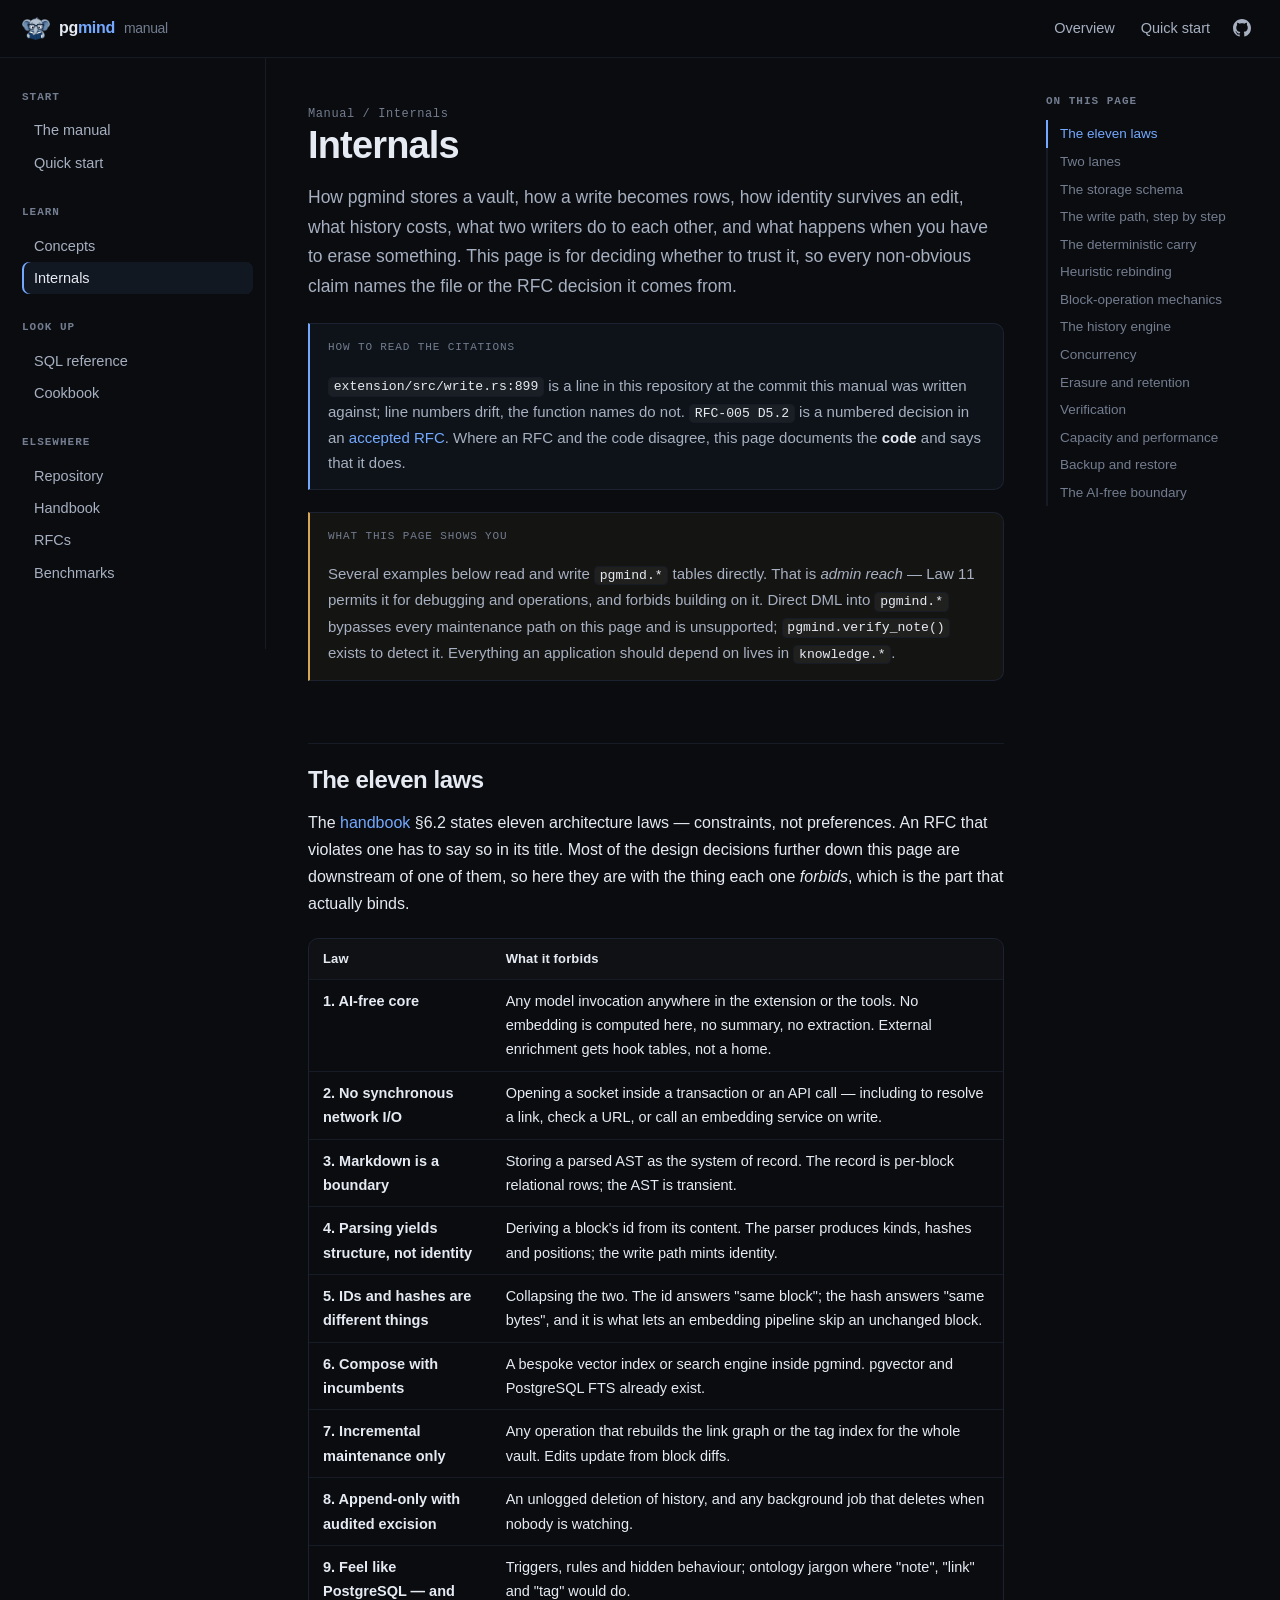
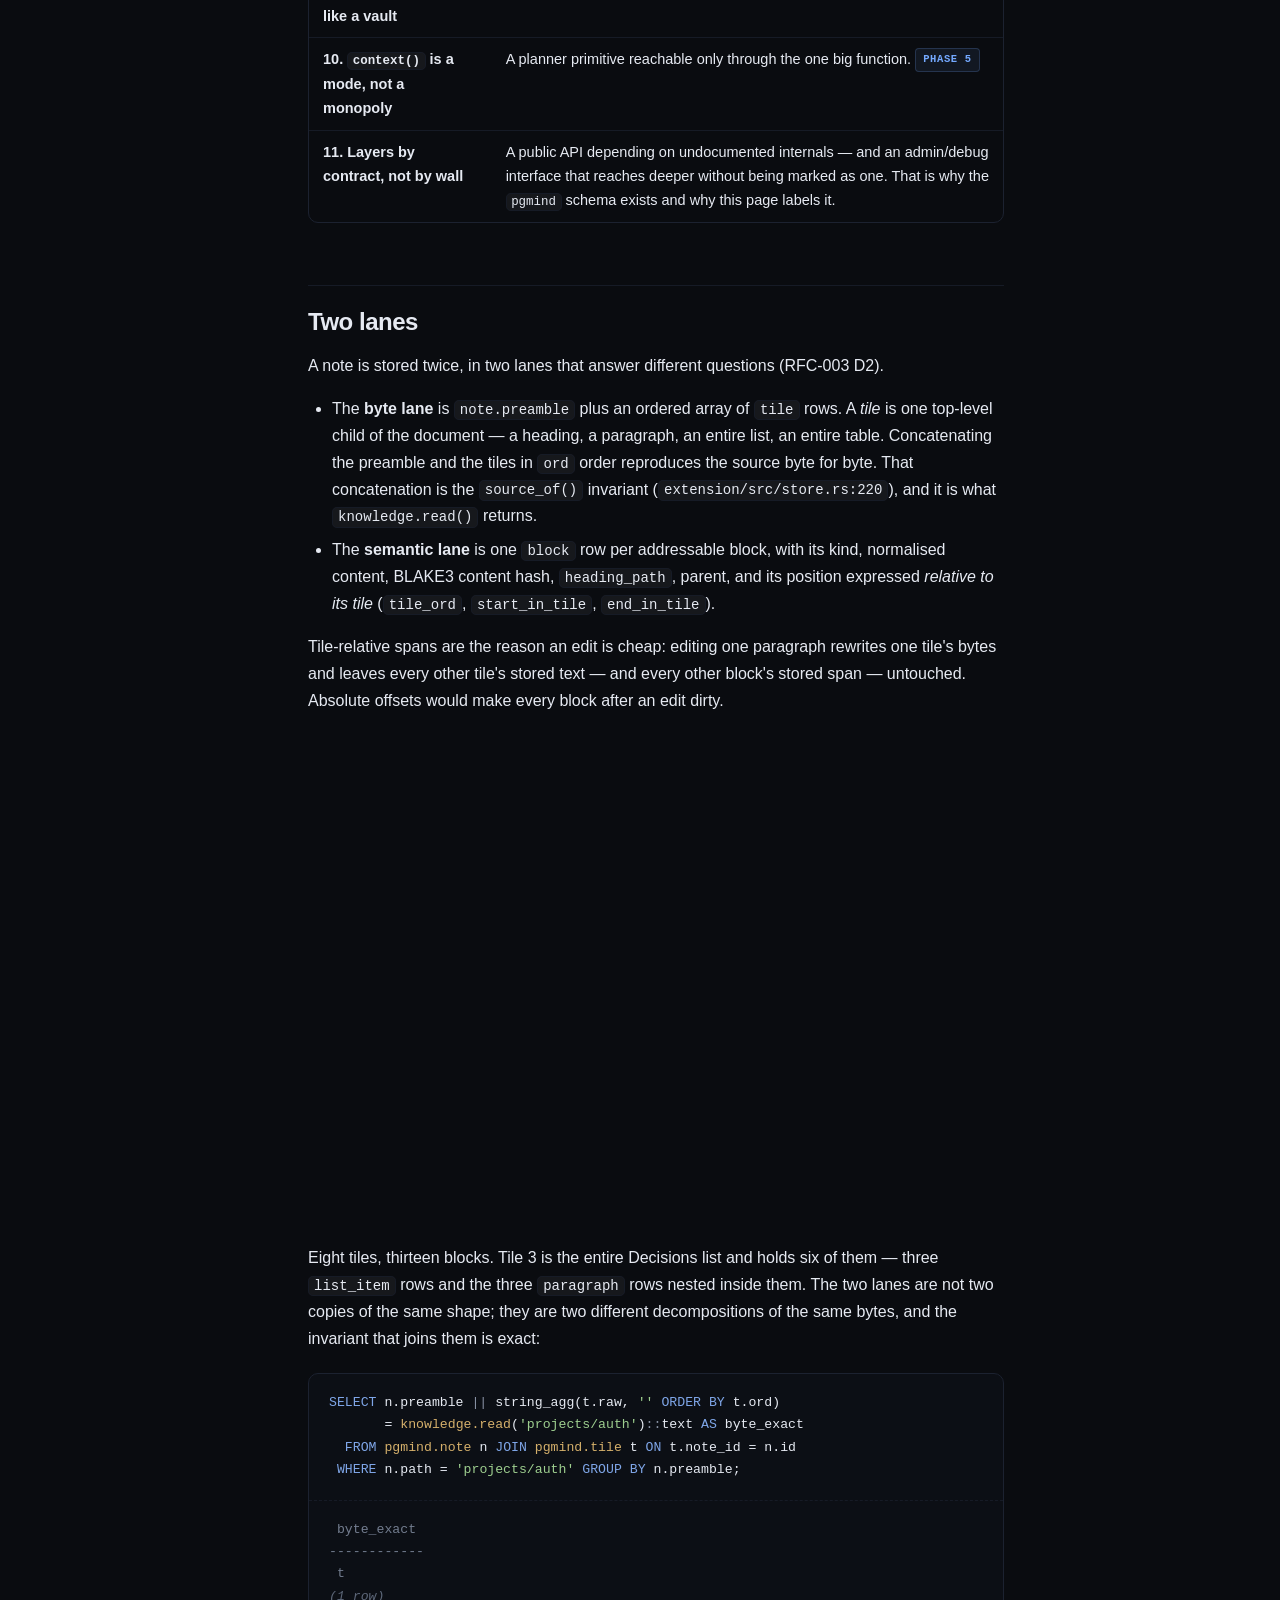
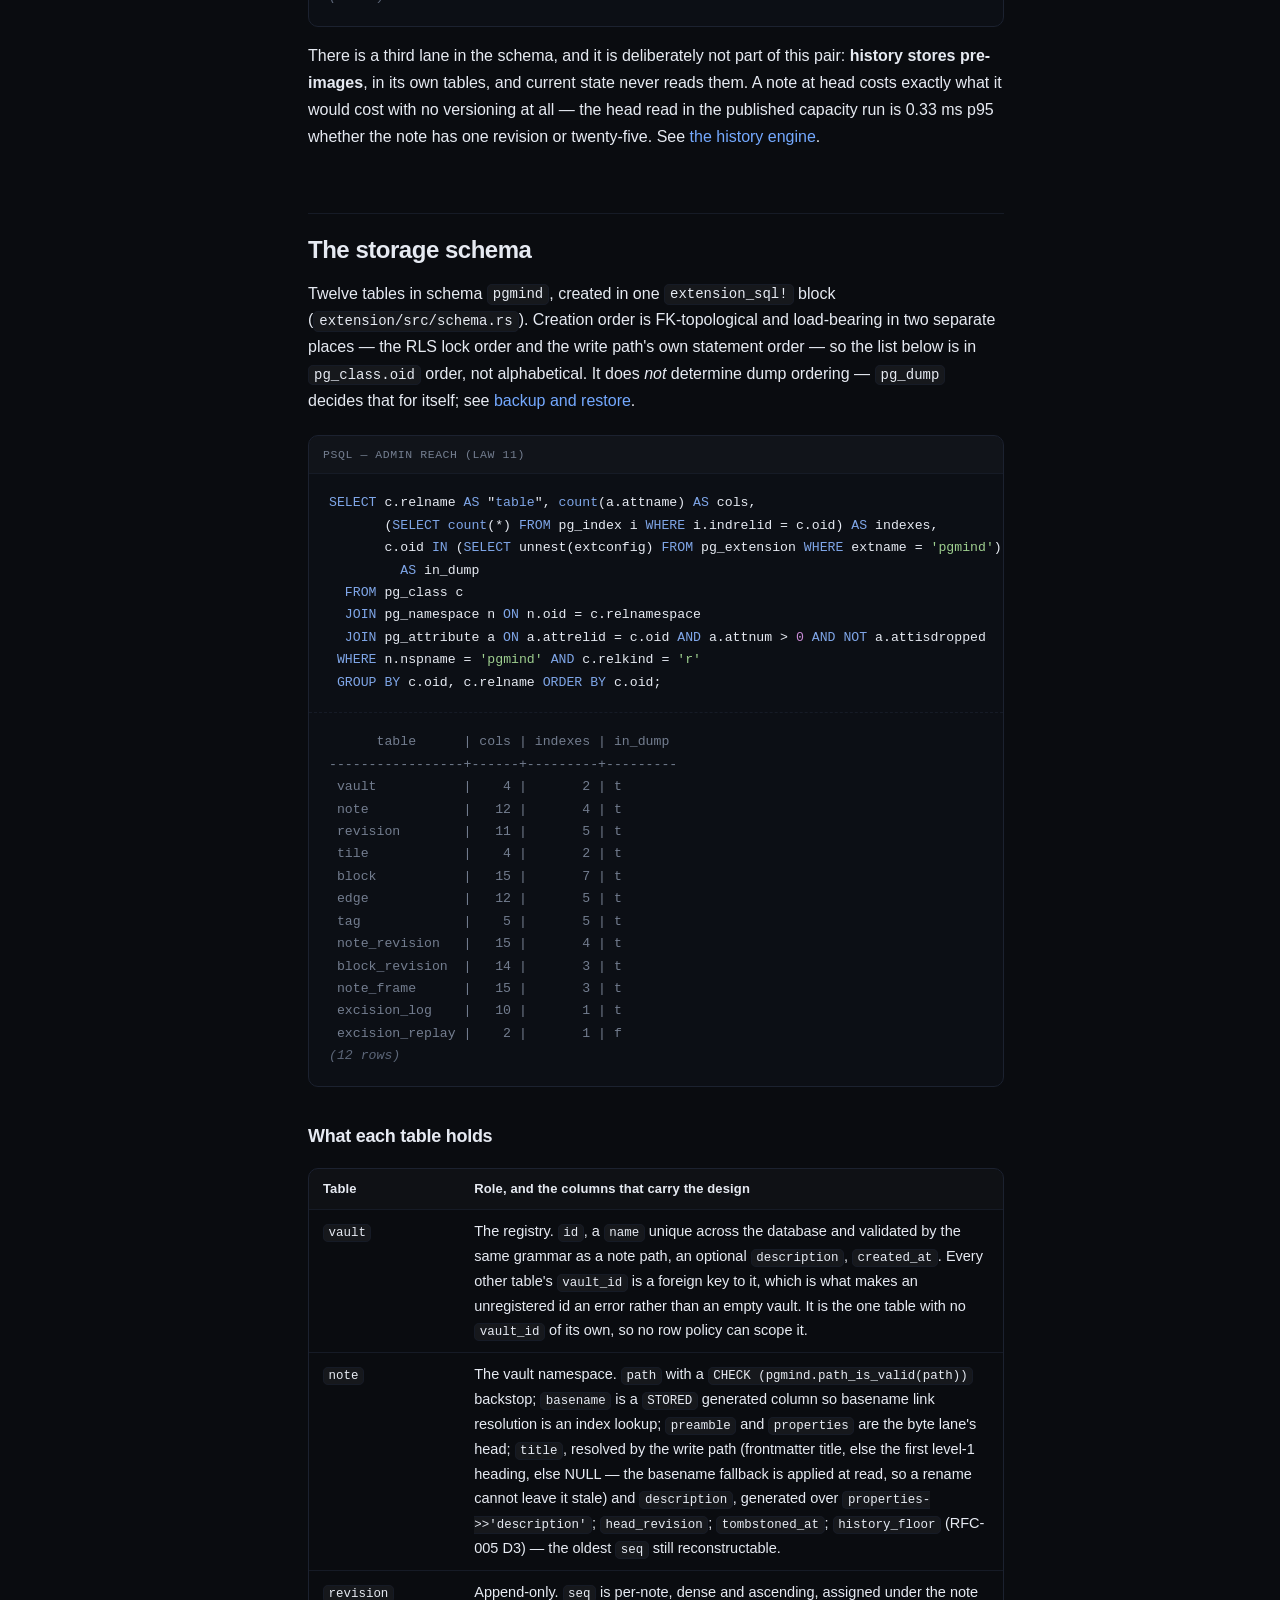
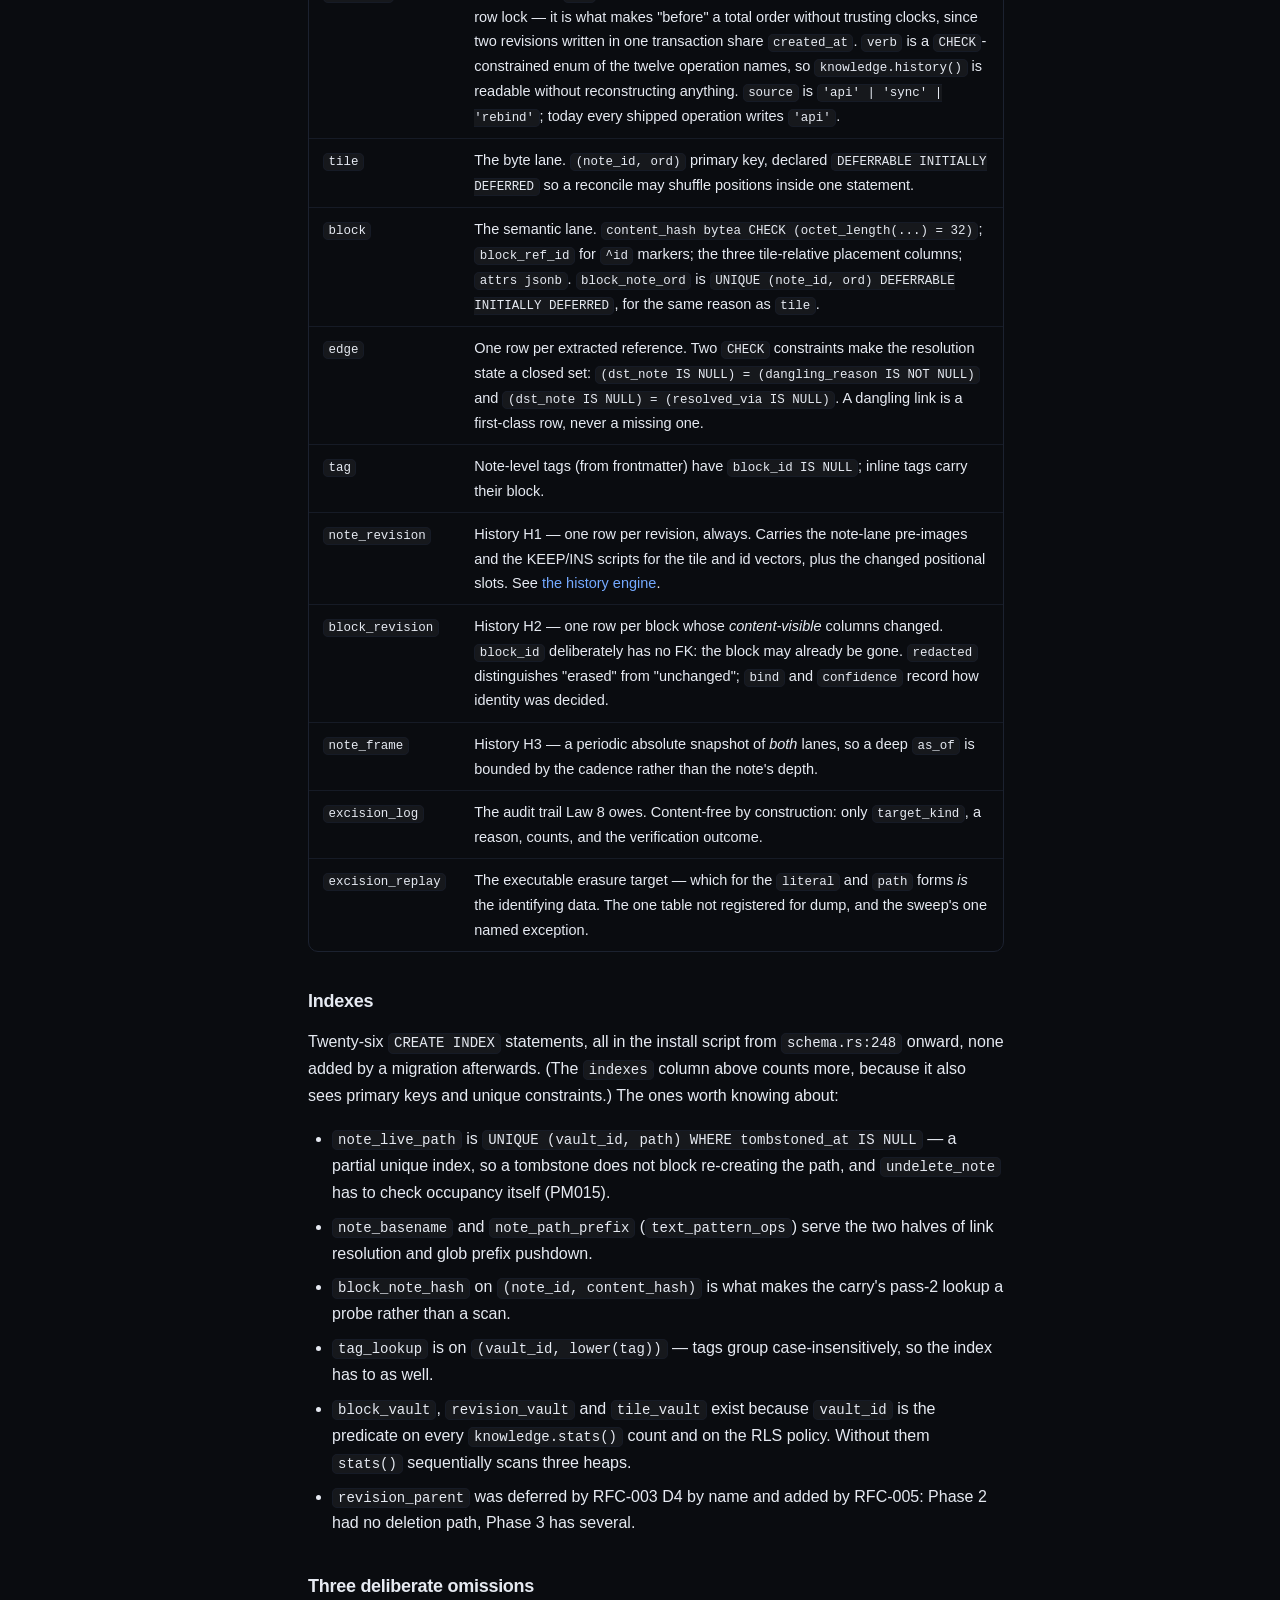
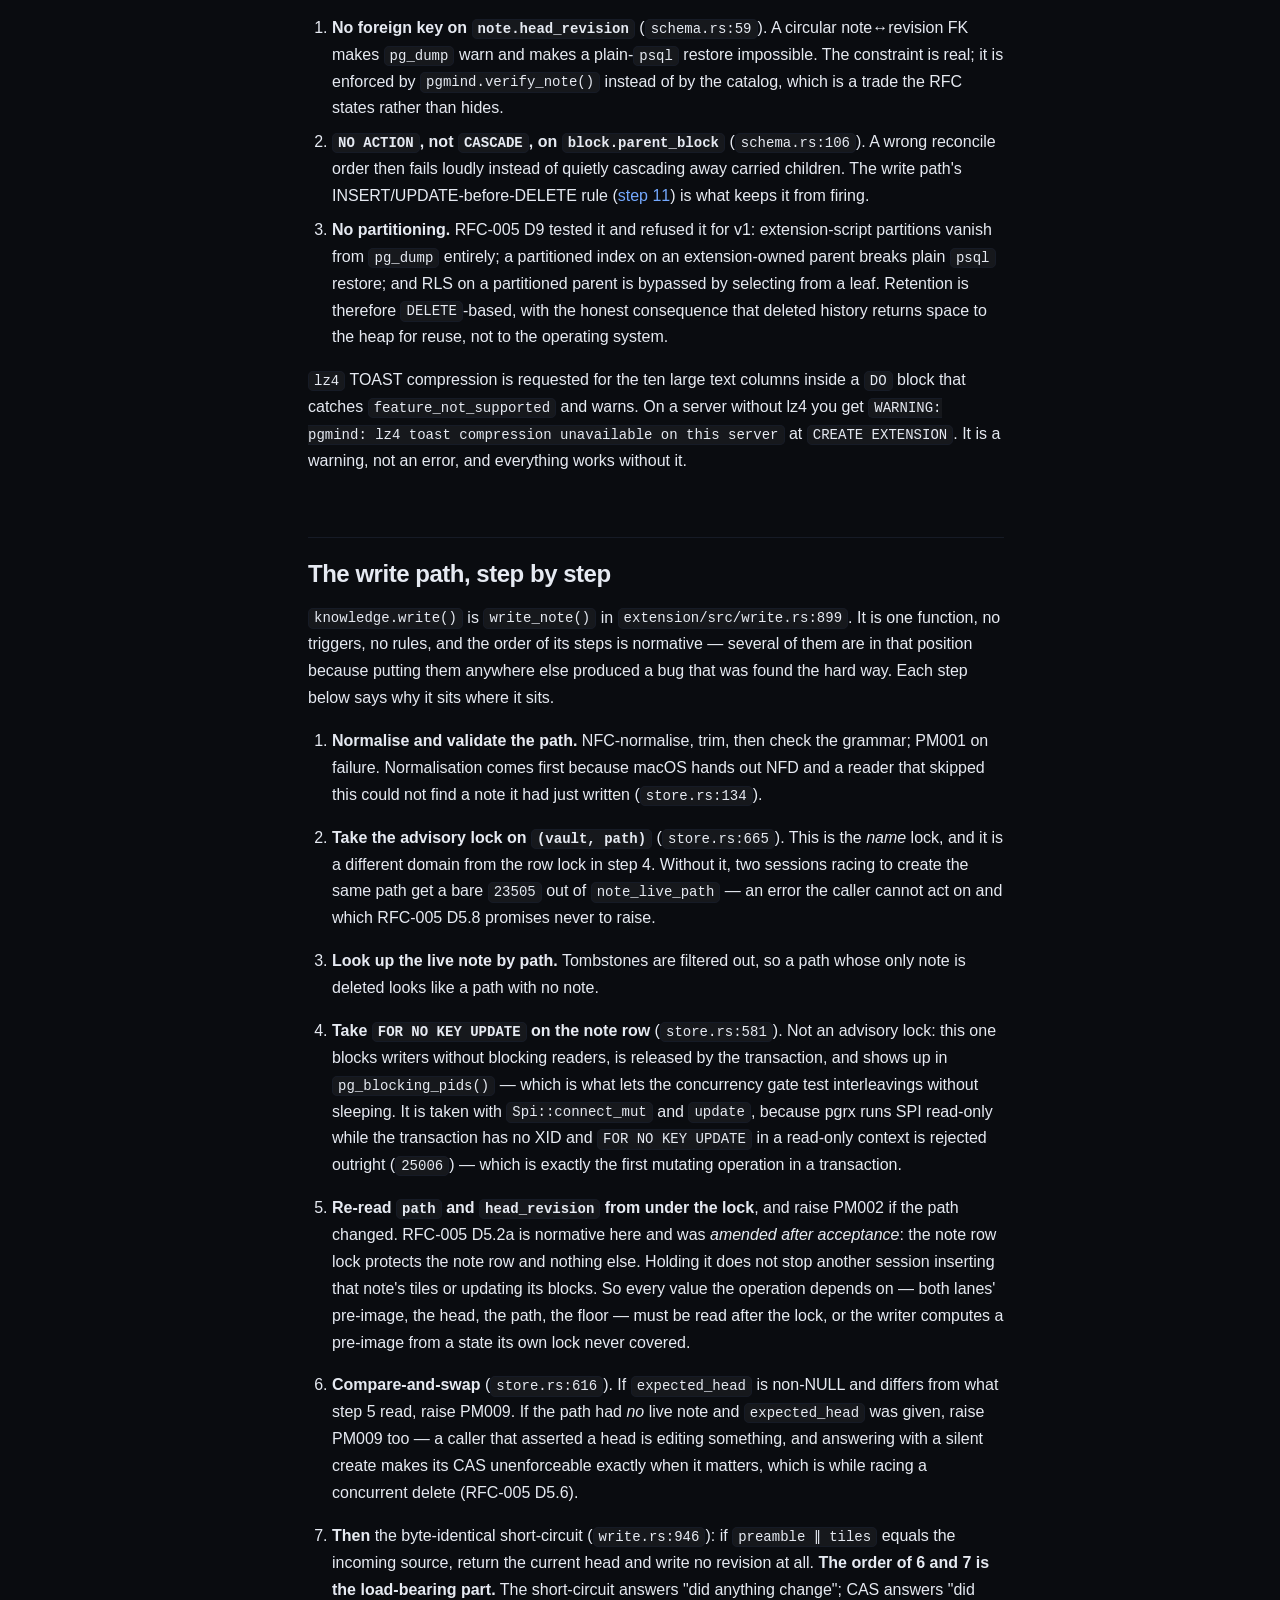
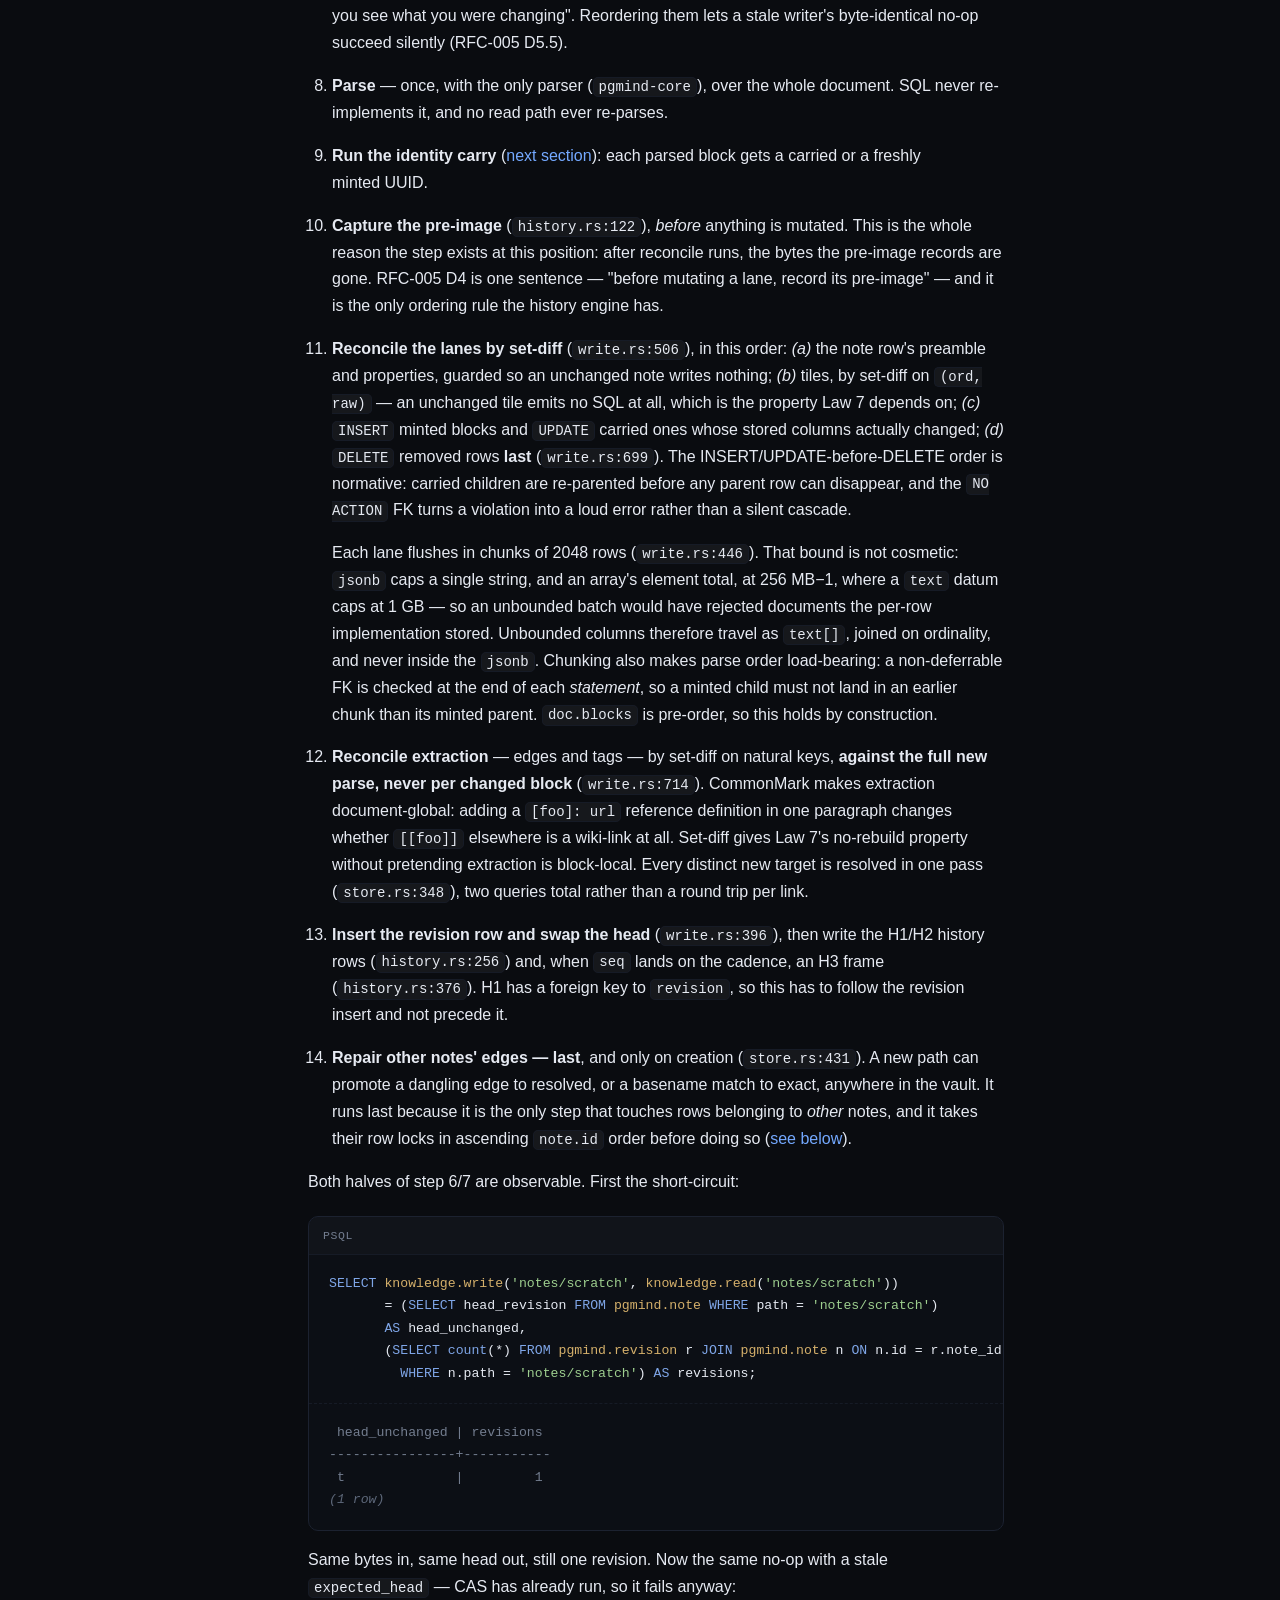
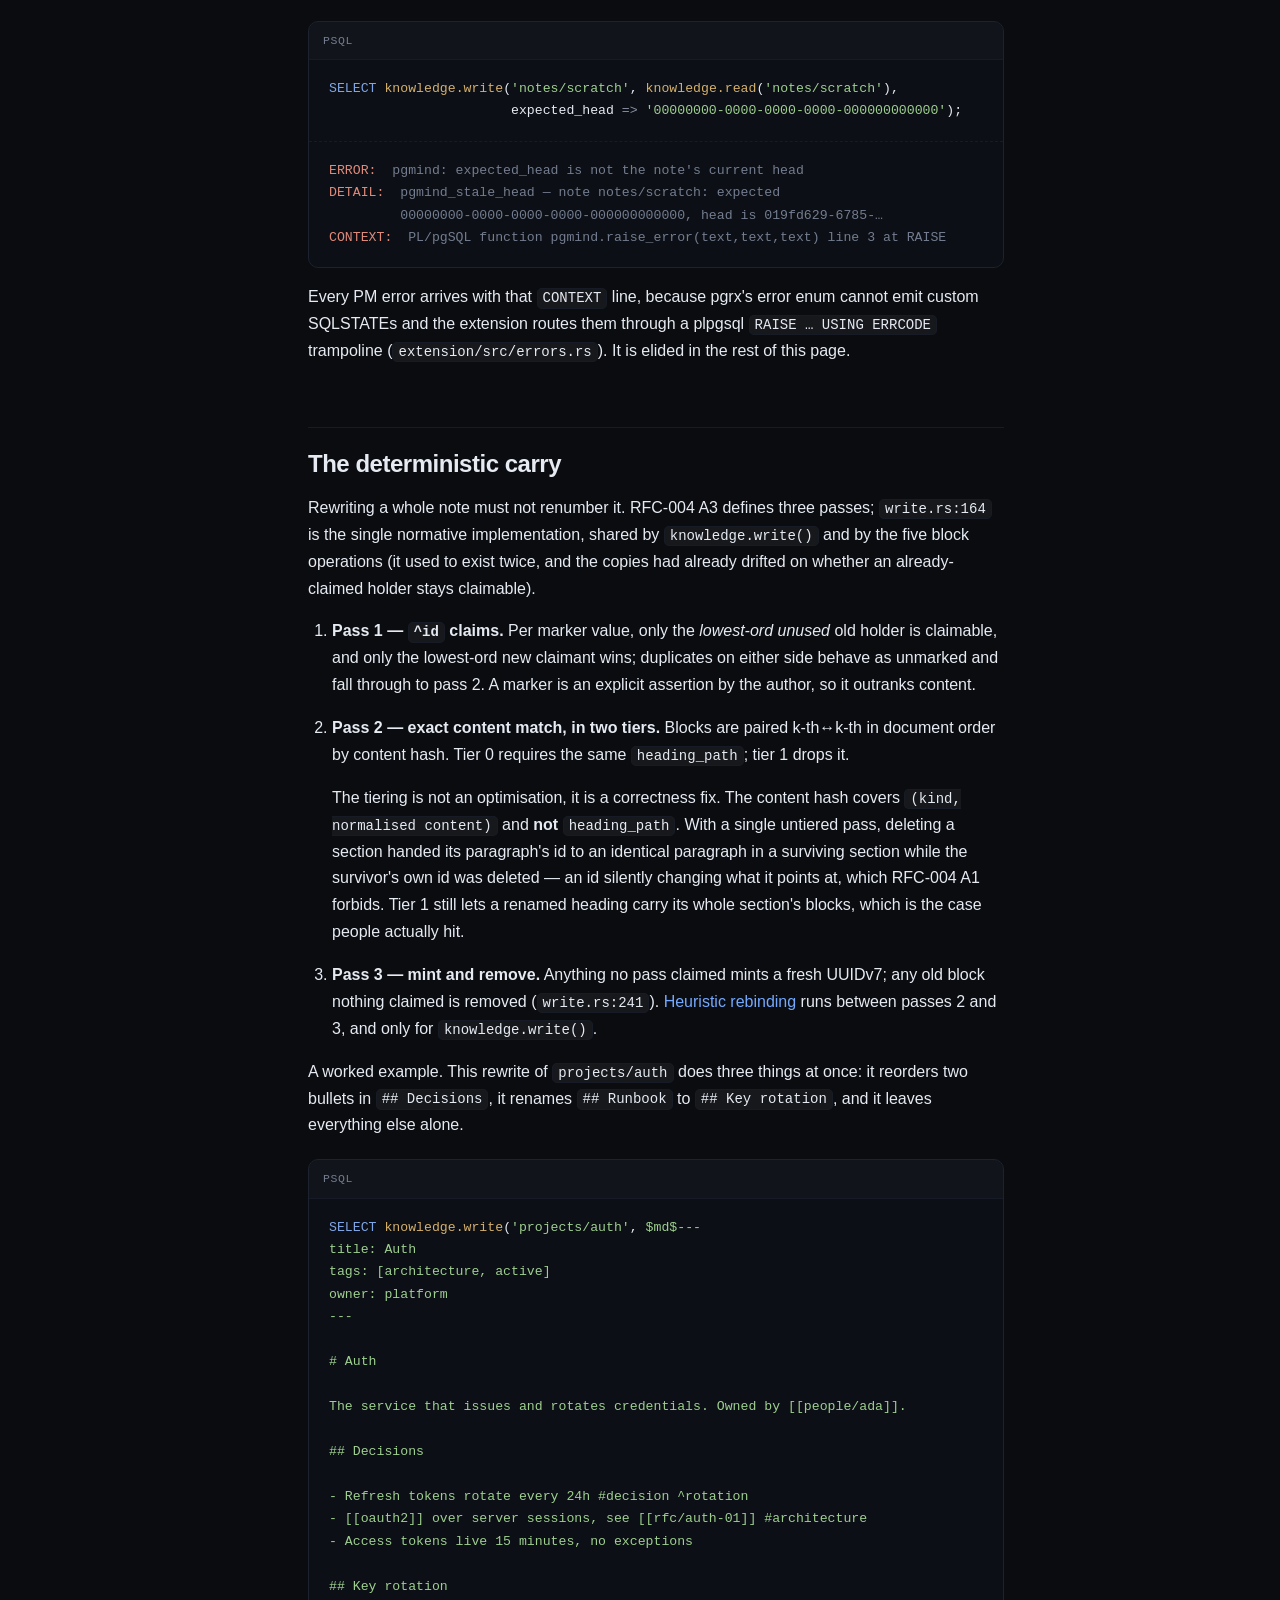
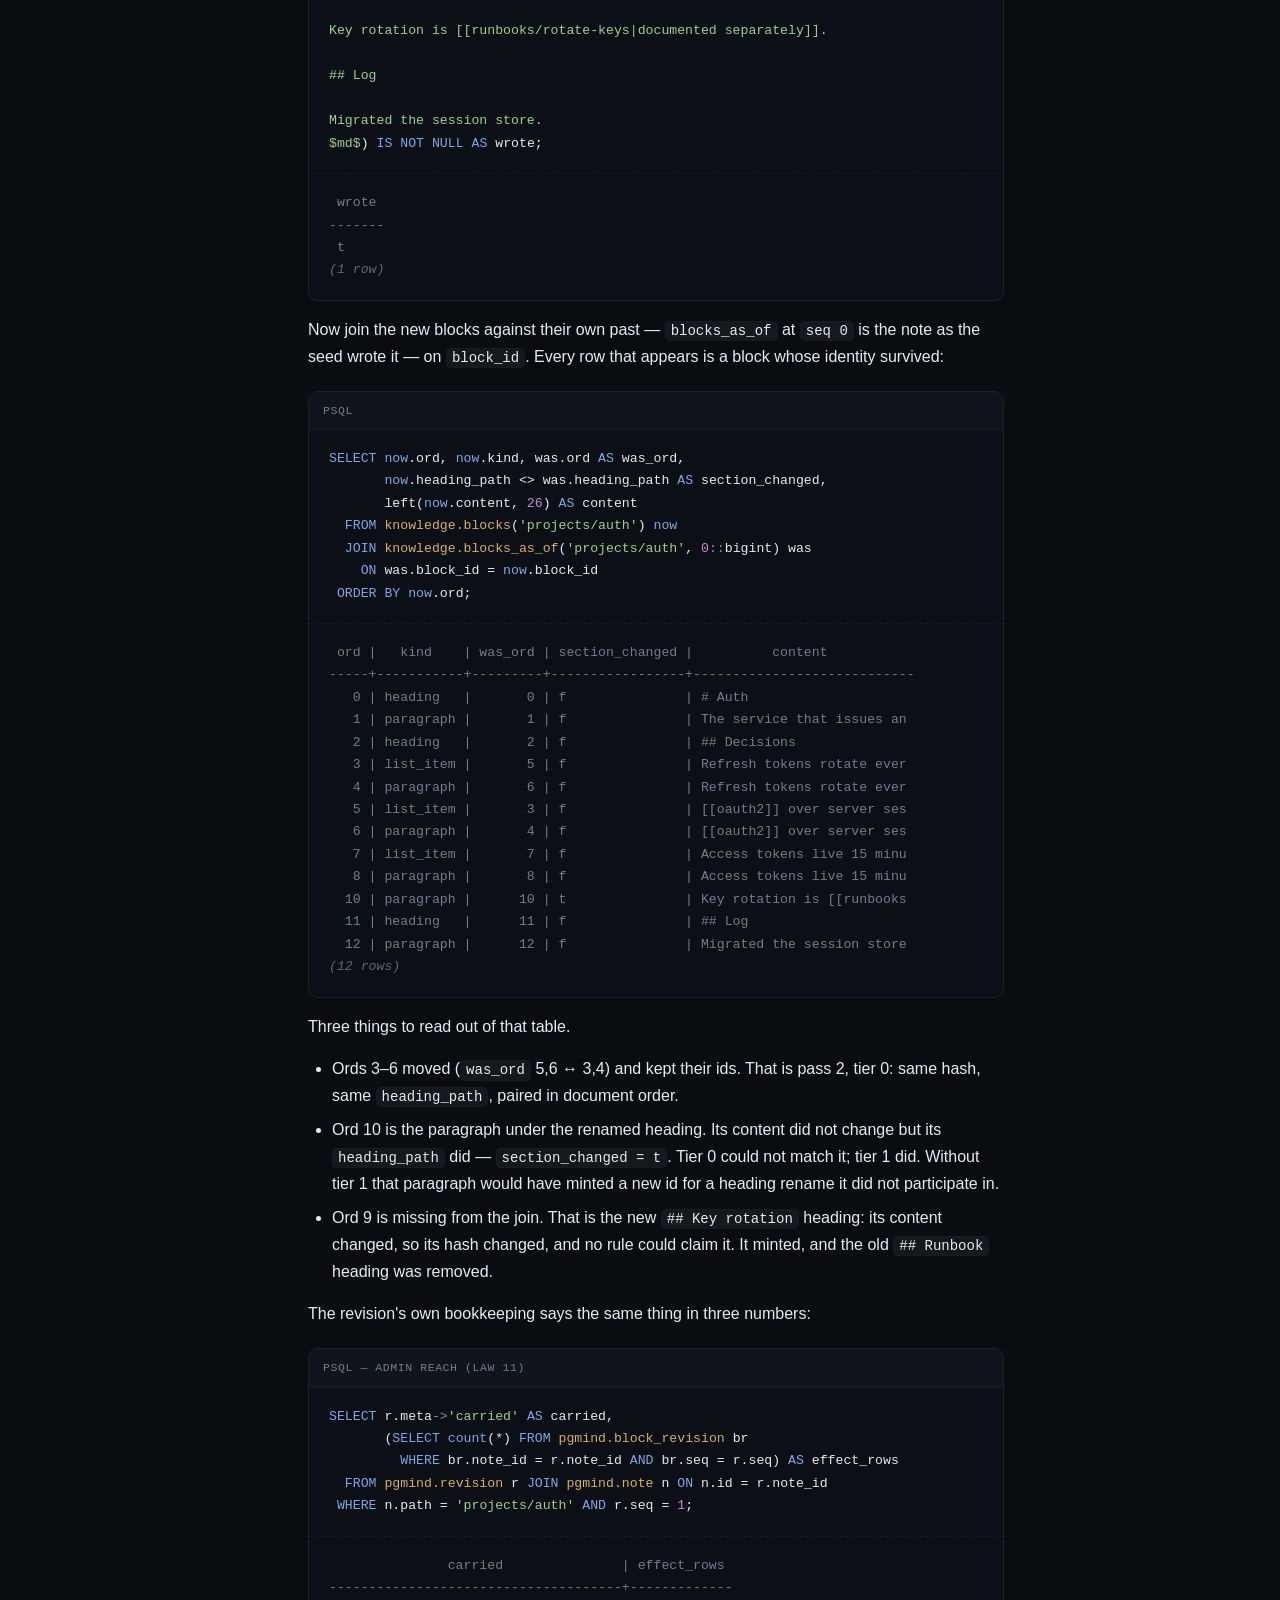
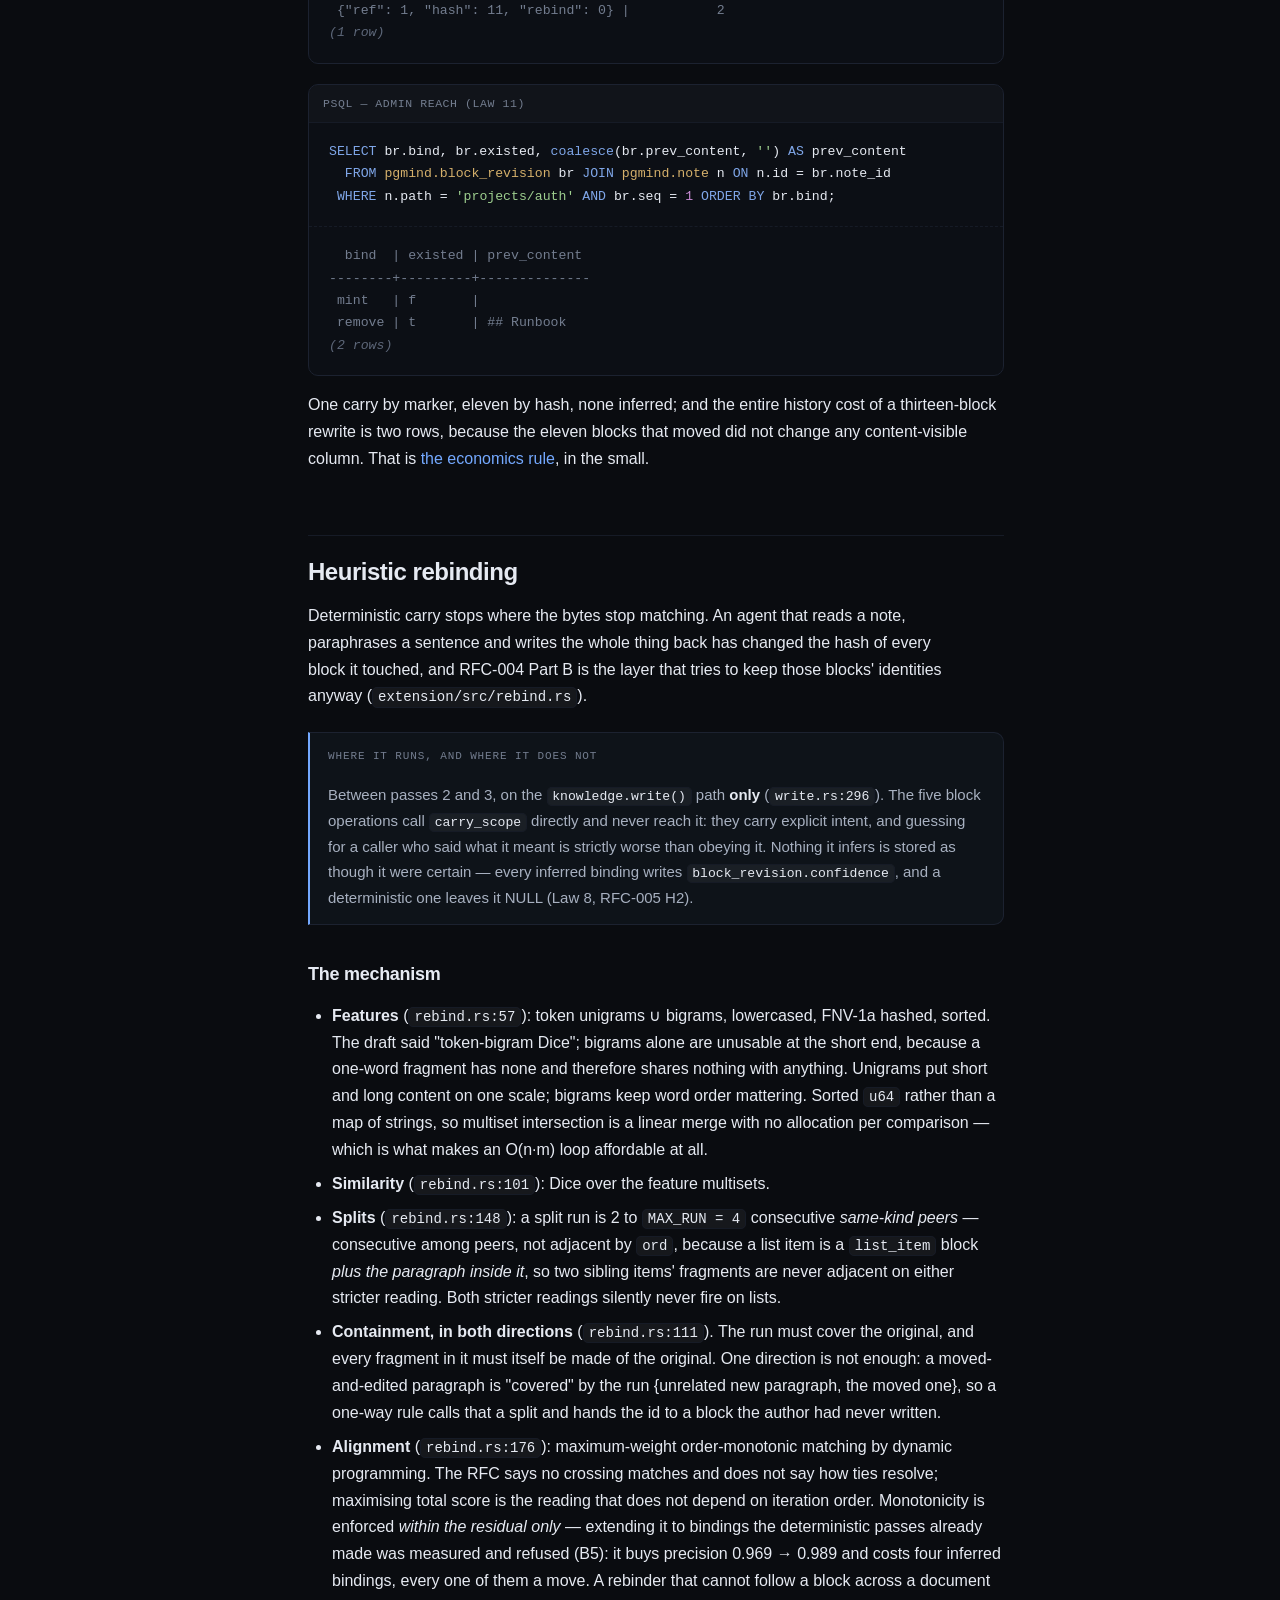
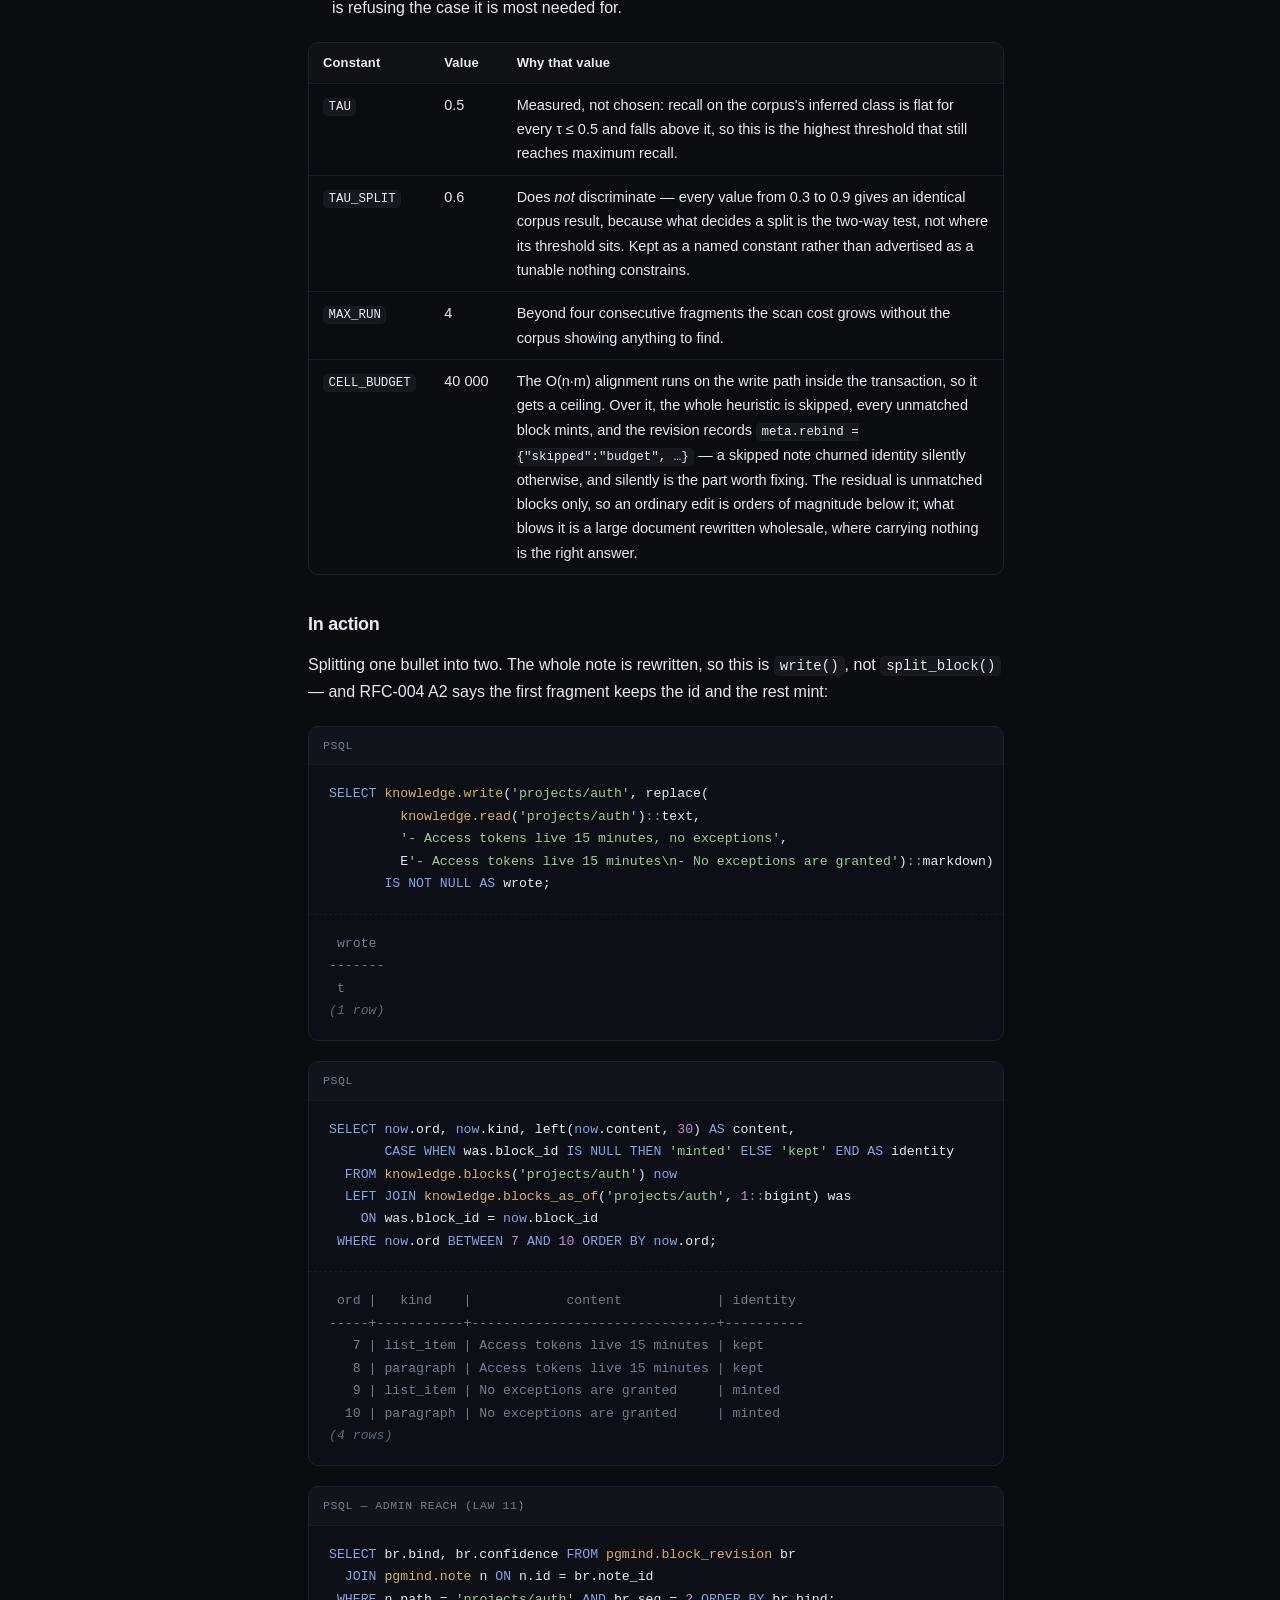
<file: website/docs/internals.html>
<!doctype html>
<html lang="en">
<head>
<meta charset="utf-8">
<meta name="viewport" content="width=device-width, initial-scale=1">

<title>Internals · pgmind manual</title>
<meta name="description" content="How pgmind actually works: the two storage lanes, the twelve tables, the write path step by step, identity carry and heuristic rebinding, the history engine, locking, erasure, and the published capacity numbers.">
<link rel="canonical" href="https://marosilabs.github.io/pgmind/docs/internals.html">
<meta name="author" content="Marosi Labs">
<meta name="robots" content="index, follow, max-snippet:-1, max-image-preview:large">

<meta name="theme-color" content="#0a0c10">
<meta name="color-scheme" content="dark">
<link rel="icon" href="../assets/favicon.png" type="image/png" sizes="180x180">
<link rel="apple-touch-icon" href="../assets/favicon.png">
<link rel="stylesheet" href="docs.css">

<meta property="og:type" content="article">
<meta property="og:site_name" content="pgmind">
<meta property="og:locale" content="en_US">
<meta property="og:url" content="https://marosilabs.github.io/pgmind/docs/internals.html">
<meta property="og:title" content="Internals · pgmind manual">
<meta property="og:description" content="Two storage lanes, twelve tables, the write path in fourteen steps, identity carry, rebinding, the history engine, locking, and audited erasure — every claim cited to a file or an RFC decision.">
<meta property="og:image" content="https://marosilabs.github.io/pgmind/assets/og.png">
<meta name="twitter:card" content="summary_large_image">
<meta name="twitter:title" content="Internals · pgmind manual">
<meta name="twitter:description" content="How pgmind stores, versions, locks and erases a markdown vault — cited to the source.">
<meta name="twitter:image" content="https://marosilabs.github.io/pgmind/assets/og.png">
</head>
<body>

<a class="skip" href="#doc">Skip to content</a>

<svg class="sprite" aria-hidden="true">
  <symbol id="gh" viewBox="0 0 16 16">
    <path fill="currentColor" d="M8 0c4.42 0 8 3.58 8 8a8.013 8.013 0 0 1-5.45 7.59c-.4.08-.55-.17-.55-.38 0-.27.01-1.13.01-2.2 0-.75-.25-1.23-.54-1.48 1.78-.2 3.65-.88 3.65-3.95 0-.88-.31-1.59-.82-2.15.08-.2.36-1.02-.08-2.12 0 0-.67-.22-2.2.82-.64-.18-1.32-.27-2-.27s-1.36.09-2 .27c-1.53-1.03-2.2-.82-2.2-.82-.44 1.1-.16 1.92-.08 2.12-.51.56-.82 1.28-.82 2.15 0 3.06 1.86 3.75 3.64 3.95-.23.2-.44.55-.51 1.07-.46.21-1.61.55-2.33-.66-.15-.24-.6-.83-1.23-.82-.67.01-.27.38.01.53.34.19.73.9.82 1.13.16.45.68 1.31 2.69.94 0 .67.01 1.3.01 1.49 0 .21-.15.45-.55.38A7.995 7.995 0 0 1 0 8c0-4.42 3.58-8 8-8Z"/>
  </symbol>
  <symbol id="copy" viewBox="0 0 16 16">
    <path fill="none" stroke="currentColor" stroke-width="1.4" stroke-linejoin="round"
          d="M5.7 5.7h7.1v7.1H5.7zM10.3 5.7V3.2H3.2v7.1h2.5"/>
  </symbol>
  <symbol id="check" viewBox="0 0 16 16">
    <path fill="none" stroke="currentColor" stroke-width="1.7" stroke-linecap="round"
          stroke-linejoin="round" d="m3.4 8.4 3 3 6.2-7"/>
  </symbol>
  <symbol id="menu" viewBox="0 0 16 16">
    <path fill="none" stroke="currentColor" stroke-width="1.5" stroke-linecap="round"
          d="M2.5 4.5h11M2.5 8h11M2.5 11.5h11"/>
  </symbol>
</svg>

<header class="site-head">
  <div class="head-inner">
    <button class="side-toggle" type="button" aria-expanded="false" aria-controls="side" aria-label="Navigation">
      <svg width="16" height="16" aria-hidden="true"><use href="#menu"/></svg>
    </button>
    <a class="brand" href="../" aria-label="pgmind home">
      <img src="../assets/mark.png" alt="" width="28" height="24">
      <span><b>pg</b>mind</span>
      <span class="in">manual</span>
    </a>
    <nav class="head-nav">
      <a href="../">Overview</a>
      <a href="quickstart.html">Quick start</a>
      <a class="icon-link" href="https://github.com/MarosiLabs/pgmind" aria-label="Repository on GitHub">
        <svg width="18" height="18" aria-hidden="true"><use href="#gh"/></svg>
      </a>
    </nav>
  </div>
</header>

<div class="docs-shell">

  <aside class="docs-side" id="side">
    <nav aria-label="Manual">
      <h2>Start</h2>
      <ul>
        <li><a href="index.html">The manual</a></li>
        <li><a href="quickstart.html">Quick start</a></li>
      </ul>

      <h2>Learn</h2>
      <ul>
        <li><a href="concepts.html">Concepts</a></li>
        <li><a href="internals.html">Internals</a></li>
      </ul>

      <h2>Look up</h2>
      <ul>
        <li><a href="sql.html">SQL reference</a></li>
        <li><a href="cookbook.html">Cookbook</a></li>
      </ul>

      <h2>Elsewhere</h2>
      <ul>
        <li><a href="https://github.com/MarosiLabs/pgmind">Repository</a></li>
        <li><a href="https://github.com/MarosiLabs/pgmind/blob/main/docs/PGMIND.md">Handbook</a></li>
        <li><a href="https://github.com/MarosiLabs/pgmind/tree/main/docs/rfcs">RFCs</a></li>
        <li><a href="https://github.com/MarosiLabs/pgmind/tree/main/eval/published">Benchmarks</a></li>
      </ul>
    </nav>
  </aside>

  <main class="docs-main" id="doc">
    <p class="crumbs"><a href="index.html">Manual</a> / Internals</p>
    <h1>Internals</h1>
    <p class="lede">
      How pgmind stores a vault, how a write becomes rows, how identity survives
      an edit, what history costs, what two writers do to each other, and what
      happens when you have to erase something. This page is for deciding
      whether to trust it, so every non-obvious claim names the file or the RFC
      decision it comes from.
    </p>

    <div class="note-box">
      <span class="lbl">How to read the citations</span>
      <p>
        <code>extension/src/write.rs:899</code> is a line in this repository at
        the commit this manual was written against; line numbers drift, the
        function names do not. <code>RFC-005 D5.2</code> is a numbered decision
        in an <a href="https://github.com/MarosiLabs/pgmind/tree/main/docs/rfcs">accepted RFC</a>.
        Where an RFC and the code disagree, this page documents the
        <strong>code</strong> and says that it does.
      </p>
    </div>

    <div class="note-box warn">
      <span class="lbl">What this page shows you</span>
      <p>
        Several examples below read and write <code>pgmind.*</code> tables
        directly. That is <em>admin reach</em> — Law&nbsp;11 permits it for
        debugging and operations, and forbids building on it. Direct DML into
        <code>pgmind.*</code> bypasses every maintenance path on this page and is
        unsupported; <code>pgmind.verify_note()</code> exists to detect it.
        Everything an application should depend on lives in
        <a href="sql.html"><code>knowledge.*</code></a>.
      </p>
    </div>

    <h2 id="laws">The eleven laws</h2>
    <p>
      The <a href="https://github.com/MarosiLabs/pgmind/blob/main/docs/PGMIND.md">handbook</a>
      §6.2 states eleven architecture laws — constraints, not preferences. An RFC
      that violates one has to say so in its title. Most of the design decisions
      further down this page are downstream of one of them, so here they are with
      the thing each one <em>forbids</em>, which is the part that actually binds.
    </p>

    <div class="table-scroll">
    <table>
      <thead>
        <tr><th scope="col">Law</th><th scope="col">What it forbids</th></tr>
      </thead>
      <tbody>
        <tr><td><b>1. AI-free core</b></td>
            <td>Any model invocation anywhere in the extension or the tools. No
                embedding is computed here, no summary, no extraction. External
                enrichment gets hook tables, not a home.</td></tr>
        <tr><td><b>2. No synchronous network I/O</b></td>
            <td>Opening a socket inside a transaction or an API call — including
                to resolve a link, check a URL, or call an embedding service on
                write.</td></tr>
        <tr><td><b>3. Markdown is a boundary</b></td>
            <td>Storing a parsed AST as the system of record. The record is
                per-block relational rows; the AST is transient.</td></tr>
        <tr><td><b>4. Parsing yields structure, not identity</b></td>
            <td>Deriving a block's id from its content. The parser produces
                kinds, hashes and positions; the write path mints identity.</td></tr>
        <tr><td><b>5. IDs and hashes are different things</b></td>
            <td>Collapsing the two. The id answers "same block"; the hash answers
                "same bytes", and it is what lets an embedding pipeline skip an
                unchanged block.</td></tr>
        <tr><td><b>6. Compose with incumbents</b></td>
            <td>A bespoke vector index or search engine inside pgmind. pgvector
                and PostgreSQL FTS already exist.</td></tr>
        <tr><td><b>7. Incremental maintenance only</b></td>
            <td>Any operation that rebuilds the link graph or the tag index for
                the whole vault. Edits update from block diffs.</td></tr>
        <tr><td><b>8. Append-only with audited excision</b></td>
            <td>An unlogged deletion of history, and any background job that
                deletes when nobody is watching.</td></tr>
        <tr><td><b>9. Feel like PostgreSQL — and like a vault</b></td>
            <td>Triggers, rules and hidden behaviour; ontology jargon where
                "note", "link" and "tag" would do.</td></tr>
        <tr><td><b>10. <code>context()</code> is a mode, not a monopoly</b></td>
            <td>A planner primitive reachable only through the one big function.
                <span class="badge next">Phase 5</span></td></tr>
        <tr><td><b>11. Layers by contract, not by wall</b></td>
            <td>A public API depending on undocumented internals — and an
                admin/debug interface that reaches deeper without being marked as
                one. That is why the <code>pgmind</code> schema exists and why
                this page labels it.</td></tr>
      </tbody>
    </table>
    </div>

    <h2 id="lanes">Two lanes</h2>
    <p>
      A note is stored twice, in two lanes that answer different questions
      (RFC-003 D2).
    </p>
    <ul>
      <li>The <strong>byte lane</strong> is <code>note.preamble</code> plus an
          ordered array of <code>tile</code> rows. A <em>tile</em> is one
          top-level child of the document — a heading, a paragraph, an entire
          list, an entire table. Concatenating the preamble and the tiles in
          <code>ord</code> order reproduces the source byte for byte. That
          concatenation is the <code>source_of()</code> invariant
          (<code>extension/src/store.rs:220</code>), and it is what
          <code>knowledge.read()</code> returns.</li>
      <li>The <strong>semantic lane</strong> is one <code>block</code> row per
          addressable block, with its kind, normalised content, BLAKE3 content
          hash, <code>heading_path</code>, parent, and its position expressed
          <em>relative to its tile</em> (<code>tile_ord</code>,
          <code>start_in_tile</code>, <code>end_in_tile</code>).</li>
    </ul>
    <p>
      Tile-relative spans are the reason an edit is cheap: editing one paragraph
      rewrites one tile's bytes and leaves every other tile's stored text —
      and every other block's stored span — untouched. Absolute offsets would
      make every block after an edit dirty.
    </p>

    <div class="code">
      <div class="cap">psql — admin reach (Law 11)</div>
<pre><code class="sql">SELECT t.ord, length(t.raw) AS bytes,
       (SELECT count(*) FROM pgmind.block b
         WHERE b.note_id = t.note_id AND b.tile_ord = t.ord) AS blocks,
       left(regexp_replace(t.raw, E'\n', '/', 'g'), 34) AS starts_with
  FROM pgmind.tile t JOIN pgmind.note n ON n.id = t.note_id
 WHERE n.path = 'projects/auth' ORDER BY t.ord;</code></pre>
<pre class="out"><code class="out"> ord | bytes | blocks |            starts_with
-----+-------+--------+------------------------------------
   0 |     8 |      1 | # Auth//
   1 |    75 |      1 | The service that issues and rotate
   2 |    14 |      1 | ## Decisions//
   3 |   171 |      6 | - [[oauth2]] over server sessions,
   4 |    12 |      1 | ## Runbook//
   5 |    65 |      1 | Key rotation is [[runbooks/rotate-
   6 |     8 |      1 | ## Log//
   7 |    28 |      1 | Migrated the session store./
(8 rows)</code></pre>
    </div>

    <p>
      Eight tiles, thirteen blocks. Tile 3 is the entire Decisions list and holds
      six of them — three <code>list_item</code> rows and the three
      <code>paragraph</code> rows nested inside them. The two lanes are not two
      copies of the same shape; they are two different decompositions of the same
      bytes, and the invariant that joins them is exact:
    </p>

    <div class="code">
<pre><code class="sql">SELECT n.preamble || string_agg(t.raw, '' ORDER BY t.ord)
       = knowledge.read('projects/auth')::text AS byte_exact
  FROM pgmind.note n JOIN pgmind.tile t ON t.note_id = n.id
 WHERE n.path = 'projects/auth' GROUP BY n.preamble;</code></pre>
<pre class="out"><code class="out"> byte_exact
------------
 t
(1 row)</code></pre>
    </div>

    <p>
      There is a third lane in the schema, and it is deliberately not part of
      this pair: <strong>history stores pre-images</strong>, in its own tables,
      and current state never reads them. A note at head costs exactly what it
      would cost with no versioning at all — the head read in the published
      capacity run is 0.33&nbsp;ms p95 whether the note has one revision or
      twenty-five. See <a href="#history">the history engine</a>.
    </p>

    <h2 id="schema">The storage schema</h2>
    <p>
      Twelve tables in schema <code>pgmind</code>, created in one
      <code>extension_sql!</code> block (<code>extension/src/schema.rs</code>).
      Creation order is FK-topological and load-bearing in two separate
      places — the RLS lock order and the write path's own statement order — so
      the list below is in <code>pg_class.oid</code> order, not alphabetical.
      It does <em>not</em> determine dump ordering — <code>pg_dump</code> decides
      that for itself; see <a href="#backup">backup and restore</a>.
    </p>

    <div class="code">
      <div class="cap">psql — admin reach (Law 11)</div>
<pre><code class="sql">SELECT c.relname AS "table", count(a.attname) AS cols,
       (SELECT count(*) FROM pg_index i WHERE i.indrelid = c.oid) AS indexes,
       c.oid IN (SELECT unnest(extconfig) FROM pg_extension WHERE extname = 'pgmind')
         AS in_dump
  FROM pg_class c
  JOIN pg_namespace n ON n.oid = c.relnamespace
  JOIN pg_attribute a ON a.attrelid = c.oid AND a.attnum &gt; 0 AND NOT a.attisdropped
 WHERE n.nspname = 'pgmind' AND c.relkind = 'r'
 GROUP BY c.oid, c.relname ORDER BY c.oid;</code></pre>
<pre class="out"><code class="out">      table      | cols | indexes | in_dump
-----------------+------+---------+---------
 vault           |    4 |       2 | t
 note            |   12 |       4 | t
 revision        |   11 |       5 | t
 tile            |    4 |       2 | t
 block           |   15 |       7 | t
 edge            |   12 |       5 | t
 tag             |    5 |       5 | t
 note_revision   |   15 |       4 | t
 block_revision  |   14 |       3 | t
 note_frame      |   15 |       3 | t
 excision_log    |   10 |       1 | t
 excision_replay |    2 |       1 | f
(12 rows)</code></pre>
    </div>

    <h3 id="tables">What each table holds</h3>

    <div class="table-scroll">
    <table>
      <thead>
        <tr><th scope="col">Table</th><th scope="col">Role, and the columns that carry the design</th></tr>
      </thead>
      <tbody>
        <tr>
          <td><code>vault</code></td>
          <td>The registry. <code>id</code>, a <code>name</code> unique across the
              database and validated by the same grammar as a note path, an optional
              <code>description</code>, <code>created_at</code>. Every other table's
              <code>vault_id</code> is a foreign key to it, which is what makes an
              unregistered id an error rather than an empty vault. It is the one table
              with no <code>vault_id</code> of its own, so no row policy can scope
              it.</td>
        </tr>
        <tr>
          <td><code>note</code></td>
          <td>The vault namespace. <code>path</code> with a
              <code>CHECK (pgmind.path_is_valid(path))</code> backstop;
              <code>basename</code> is a <code>STORED</code> generated column so
              basename link resolution is an index lookup;
              <code>preamble</code> and <code>properties</code> are the byte lane's
              head; <code>title</code>, resolved by the write path (frontmatter title,
              else the first level-1 heading, else NULL — the basename fallback is
              applied at read, so a rename cannot leave it stale) and
              <code>description</code>, generated over
              <code>properties-&gt;&gt;'description'</code>;
              <code>head_revision</code>; <code>tombstoned_at</code>;
              <code>history_floor</code> (RFC-005 D3) — the oldest
              <code>seq</code> still reconstructable.</td>
        </tr>
        <tr>
          <td><code>revision</code></td>
          <td>Append-only. <code>seq</code> is per-note, dense and ascending,
              assigned under the note row lock — it is what makes "before" a
              total order without trusting clocks, since two revisions written in
              one transaction share <code>created_at</code>. <code>verb</code> is
              a <code>CHECK</code>-constrained enum of the twelve operation names,
              so <code>knowledge.history()</code> is readable without
              reconstructing anything. <code>source</code> is
              <code>'api' | 'sync' | 'rebind'</code>; today every shipped
              operation writes <code>'api'</code>.</td>
        </tr>
        <tr>
          <td><code>tile</code></td>
          <td>The byte lane. <code>(note_id, ord)</code> primary key, declared
              <code>DEFERRABLE INITIALLY DEFERRED</code> so a reconcile may shuffle
              positions inside one statement.</td>
        </tr>
        <tr>
          <td><code>block</code></td>
          <td>The semantic lane. <code>content_hash bytea CHECK
              (octet_length(...) = 32)</code>; <code>block_ref_id</code> for
              <code>^id</code> markers; the three tile-relative placement columns;
              <code>attrs jsonb</code>. <code>block_note_ord</code> is
              <code>UNIQUE (note_id, ord) DEFERRABLE INITIALLY DEFERRED</code>,
              for the same reason as <code>tile</code>.</td>
        </tr>
        <tr>
          <td><code>edge</code></td>
          <td>One row per extracted reference. Two <code>CHECK</code> constraints
              make the resolution state a closed set:
              <code>(dst_note IS NULL) = (dangling_reason IS NOT NULL)</code> and
              <code>(dst_note IS NULL) = (resolved_via IS NULL)</code>. A dangling
              link is a first-class row, never a missing one.</td>
        </tr>
        <tr>
          <td><code>tag</code></td>
          <td>Note-level tags (from frontmatter) have <code>block_id IS
              NULL</code>; inline tags carry their block.</td>
        </tr>
        <tr>
          <td><code>note_revision</code></td>
          <td>History H1 — one row per revision, always. Carries the note-lane
              pre-images and the KEEP/INS scripts for the tile and id vectors,
              plus the changed positional slots. See
              <a href="#history">the history engine</a>.</td>
        </tr>
        <tr>
          <td><code>block_revision</code></td>
          <td>History H2 — one row per block whose <em>content-visible</em>
              columns changed. <code>block_id</code> deliberately has no FK: the
              block may already be gone. <code>redacted</code> distinguishes
              "erased" from "unchanged"; <code>bind</code> and
              <code>confidence</code> record how identity was decided.</td>
        </tr>
        <tr>
          <td><code>note_frame</code></td>
          <td>History H3 — a periodic absolute snapshot of <em>both</em> lanes,
              so a deep <code>as_of</code> is bounded by the cadence rather than
              the note's depth.</td>
        </tr>
        <tr>
          <td><code>excision_log</code></td>
          <td>The audit trail Law 8 owes. Content-free by construction: only
              <code>target_kind</code>, a reason, counts, and the verification
              outcome.</td>
        </tr>
        <tr>
          <td><code>excision_replay</code></td>
          <td>The executable erasure target — which for the <code>literal</code>
              and <code>path</code> forms <em>is</em> the identifying data. The
              one table not registered for dump, and the sweep's one named
              exception.</td>
        </tr>
      </tbody>
    </table>
    </div>

    <h3 id="indexes">Indexes</h3>
    <p>
      Twenty-six <code>CREATE INDEX</code> statements, all in the install script
      from <code>schema.rs:248</code> onward, none added by a migration afterwards.
      (The <code>indexes</code> column above counts more, because it also sees
      primary keys and unique constraints.) The ones worth knowing about:
    </p>
    <ul>
      <li><code>note_live_path</code> is <code>UNIQUE (vault_id, path) WHERE
          tombstoned_at IS NULL</code> — a partial unique index, so a tombstone
          does not block re-creating the path, and <code>undelete_note</code> has
          to check occupancy itself (PM015).</li>
      <li><code>note_basename</code> and <code>note_path_prefix</code>
          (<code>text_pattern_ops</code>) serve the two halves of link
          resolution and glob prefix pushdown.</li>
      <li><code>block_note_hash</code> on <code>(note_id, content_hash)</code> is
          what makes the carry's pass-2 lookup a probe rather than a scan.</li>
      <li><code>tag_lookup</code> is on <code>(vault_id, lower(tag))</code> —
          tags group case-insensitively, so the index has to as well.</li>
      <li><code>block_vault</code>, <code>revision_vault</code> and
          <code>tile_vault</code> exist because <code>vault_id</code> is the
          predicate on every <code>knowledge.stats()</code> count and on the RLS
          policy. Without them <code>stats()</code> sequentially scans three
          heaps.</li>
      <li><code>revision_parent</code> was deferred by RFC-003 D4 by name and
          added by RFC-005: Phase 2 had no deletion path, Phase 3 has several.</li>
    </ul>

    <h3 id="omissions">Three deliberate omissions</h3>
    <ol>
      <li><strong>No foreign key on <code>note.head_revision</code></strong>
          (<code>schema.rs:59</code>). A circular note↔revision FK makes
          <code>pg_dump</code> warn and makes a plain-<code>psql</code> restore
          impossible. The constraint is real; it is enforced by
          <code>pgmind.verify_note()</code> instead of by the catalog, which is a
          trade the RFC states rather than hides.</li>
      <li><strong><code>NO ACTION</code>, not <code>CASCADE</code>, on
          <code>block.parent_block</code></strong> (<code>schema.rs:106</code>).
          A wrong reconcile order then fails loudly instead of quietly cascading
          away carried children. The write path's INSERT/UPDATE-before-DELETE
          rule (<a href="#write-path">step 11</a>) is what keeps it from
          firing.</li>
      <li><strong>No partitioning.</strong> RFC-005 D9 tested it and refused it
          for v1: extension-script partitions vanish from <code>pg_dump</code>
          entirely; a partitioned index on an extension-owned parent breaks plain
          <code>psql</code> restore; and RLS on a partitioned parent is bypassed
          by selecting from a leaf. Retention is therefore
          <code>DELETE</code>-based, with the honest consequence that deleted
          history returns space to the heap for reuse, not to the operating
          system.</li>
    </ol>
    <p>
      <code>lz4</code> TOAST compression is requested for the ten large text
      columns inside a <code>DO</code> block that catches
      <code>feature_not_supported</code> and warns. On a server without lz4 you
      get <code>WARNING: pgmind: lz4 toast compression unavailable on this
      server</code> at <code>CREATE EXTENSION</code>. It is a warning, not an
      error, and everything works without it.
    </p>

    <h2 id="write-path">The write path, step by step</h2>
    <p>
      <code>knowledge.write()</code> is <code>write_note()</code> in
      <code>extension/src/write.rs:899</code>. It is one function, no triggers,
      no rules, and the order of its steps is normative — several of them are in
      that position because putting them anywhere else produced a bug that was
      found the hard way. Each step below says why it sits where it sits.
    </p>

    <ol>
      <li>
        <p><strong>Normalise and validate the path.</strong> NFC-normalise, trim,
        then check the grammar; PM001 on failure. Normalisation comes first
        because macOS hands out NFD and a reader that skipped this could not find
        a note it had just written (<code>store.rs:134</code>).</p>
      </li>
      <li>
        <p><strong>Take the advisory lock on <code>(vault, path)</code></strong>
        (<code>store.rs:665</code>). This is the <em>name</em> lock, and it is a
        different domain from the row lock in step 4. Without it, two sessions
        racing to create the same path get a bare <code>23505</code> out of
        <code>note_live_path</code> — an error the caller cannot act on and which
        RFC-005 D5.8 promises never to raise.</p>
      </li>
      <li>
        <p><strong>Look up the live note by path.</strong> Tombstones are filtered
        out, so a path whose only note is deleted looks like a path with no
        note.</p>
      </li>
      <li>
        <p><strong>Take <code>FOR NO KEY UPDATE</code> on the note row</strong>
        (<code>store.rs:581</code>). Not an advisory lock: this one blocks writers
        without blocking readers, is released by the transaction, and shows up in
        <code>pg_blocking_pids()</code> — which is what lets the concurrency gate
        test interleavings without sleeping. It is taken with
        <code>Spi::connect_mut</code> and <code>update</code>, because pgrx runs
        SPI read-only while the transaction has no XID and
        <code>FOR NO KEY UPDATE</code> in a read-only context is rejected outright
        (<code>25006</code>) — which is exactly the first mutating operation in a
        transaction.</p>
      </li>
      <li>
        <p><strong>Re-read <code>path</code> and <code>head_revision</code> from
        under the lock</strong>, and raise PM002 if the path changed. RFC-005
        D5.2a is normative here and was <em>amended after acceptance</em>: the
        note row lock protects the note row and nothing else. Holding it does not
        stop another session inserting that note's tiles or updating its blocks.
        So every value the operation depends on — both lanes' pre-image, the head,
        the path, the floor — must be read after the lock, or the writer computes
        a pre-image from a state its own lock never covered.</p>
      </li>
      <li>
        <p><strong>Compare-and-swap</strong> (<code>store.rs:616</code>). If
        <code>expected_head</code> is non-NULL and differs from what step 5 read,
        raise PM009. If the path had <em>no</em> live note and
        <code>expected_head</code> was given, raise PM009 too — a caller that
        asserted a head is editing something, and answering with a silent create
        makes its CAS unenforceable exactly when it matters, which is while racing
        a concurrent delete (RFC-005 D5.6).</p>
      </li>
      <li>
        <p><strong>Then</strong> the byte-identical short-circuit
        (<code>write.rs:946</code>): if <code>preamble ‖ tiles</code> equals the
        incoming source, return the current head and write no revision at all.
        <strong>The order of 6 and 7 is the load-bearing part.</strong> The
        short-circuit answers "did anything change"; CAS answers "did you see what
        you were changing". Reordering them lets a stale writer's byte-identical
        no-op succeed silently (RFC-005 D5.5).</p>
      </li>
      <li>
        <p><strong>Parse</strong> — once, with the only parser
        (<code>pgmind-core</code>), over the whole document. SQL never
        re-implements it, and no read path ever re-parses.</p>
      </li>
      <li>
        <p><strong>Run the identity carry</strong> (<a href="#carry">next
        section</a>): each parsed block gets a carried or a freshly minted
        UUID.</p>
      </li>
      <li>
        <p><strong>Capture the pre-image</strong> (<code>history.rs:122</code>),
        <em>before</em> anything is mutated. This is the whole reason the step
        exists at this position: after reconcile runs, the bytes the pre-image
        records are gone. RFC-005 D4 is one sentence — "before mutating a lane,
        record its pre-image" — and it is the only ordering rule the history
        engine has.</p>
      </li>
      <li>
        <p><strong>Reconcile the lanes by set-diff</strong>
        (<code>write.rs:506</code>), in this order:
        <em>(a)</em> the note row's preamble and properties, guarded so an
        unchanged note writes nothing; <em>(b)</em> tiles, by set-diff on
        <code>(ord, raw)</code> — an unchanged tile emits no SQL at all, which is
        the property Law 7 depends on; <em>(c)</em> <code>INSERT</code> minted
        blocks and <code>UPDATE</code> carried ones whose stored columns actually
        changed; <em>(d)</em> <code>DELETE</code> removed rows
        <strong>last</strong> (<code>write.rs:699</code>).
        The INSERT/UPDATE-before-DELETE order is normative: carried children are
        re-parented before any parent row can disappear, and the
        <code>NO ACTION</code> FK turns a violation into a loud error rather than
        a silent cascade.</p>
        <p>Each lane flushes in chunks of 2048 rows
        (<code>write.rs:446</code>). That bound is not cosmetic:
        <code>jsonb</code> caps a single string, and an array's element total, at
        256&nbsp;MB−1, where a <code>text</code> datum caps at 1&nbsp;GB — so an
        unbounded batch would have rejected documents the per-row implementation
        stored. Unbounded columns therefore travel as <code>text[]</code>, joined
        on ordinality, and never inside the <code>jsonb</code>. Chunking also
        makes parse order load-bearing: a non-deferrable FK is checked at the end
        of each <em>statement</em>, so a minted child must not land in an earlier
        chunk than its minted parent. <code>doc.blocks</code> is pre-order, so
        this holds by construction.</p>
      </li>
      <li>
        <p><strong>Reconcile extraction</strong> — edges and tags — by set-diff on
        natural keys, <strong>against the full new parse, never per changed
        block</strong> (<code>write.rs:714</code>). CommonMark makes extraction
        document-global: adding a <code>[foo]: url</code> reference definition in
        one paragraph changes whether <code>[[foo]]</code> elsewhere is a
        wiki-link at all. Set-diff gives Law 7's no-rebuild property without
        pretending extraction is block-local. Every distinct new target is
        resolved in one pass (<code>store.rs:348</code>), two queries total rather
        than a round trip per link.</p>
      </li>
      <li>
        <p><strong>Insert the revision row and swap the head</strong>
        (<code>write.rs:396</code>), then write the H1/H2 history rows
        (<code>history.rs:256</code>) and, when <code>seq</code> lands on the
        cadence, an H3 frame (<code>history.rs:376</code>). H1 has a foreign key
        to <code>revision</code>, so this has to follow the revision insert and
        not precede it.</p>
      </li>
      <li>
        <p><strong>Repair other notes' edges — last</strong>, and only on creation
        (<code>store.rs:431</code>). A new path can promote a dangling edge to
        resolved, or a basename match to exact, anywhere in the vault. It runs
        last because it is the only step that touches rows belonging to
        <em>other</em> notes, and it takes their row locks in ascending
        <code>note.id</code> order before doing so
        (<a href="#concurrency">see below</a>).</p>
      </li>
    </ol>

    <p>Both halves of step 6/7 are observable. First the short-circuit:</p>

    <div class="code">
      <div class="cap">psql</div>
<pre><code class="sql">SELECT knowledge.write('notes/scratch', knowledge.read('notes/scratch'))
       = (SELECT head_revision FROM pgmind.note WHERE path = 'notes/scratch')
       AS head_unchanged,
       (SELECT count(*) FROM pgmind.revision r JOIN pgmind.note n ON n.id = r.note_id
         WHERE n.path = 'notes/scratch') AS revisions;</code></pre>
<pre class="out"><code class="out"> head_unchanged | revisions
----------------+-----------
 t              |         1
(1 row)</code></pre>
    </div>

    <p>
      Same bytes in, same head out, still one revision. Now the same no-op with a
      stale <code>expected_head</code> — CAS has already run, so it fails anyway:
    </p>

    <div class="code">
      <div class="cap">psql</div>
<pre><code class="sql">SELECT knowledge.write('notes/scratch', knowledge.read('notes/scratch'),
                       expected_head =&gt; '00000000-0000-0000-0000-000000000000');</code></pre>
<pre class="out"><code class="out">ERROR:  pgmind: expected_head is not the note's current head
DETAIL:  pgmind_stale_head — note notes/scratch: expected
         00000000-0000-0000-0000-000000000000, head is 019fd629-6785-…
CONTEXT:  PL/pgSQL function pgmind.raise_error(text,text,text) line 3 at RAISE</code></pre>
    </div>

    <p>
      Every PM error arrives with that <code>CONTEXT</code> line, because pgrx's
      error enum cannot emit custom SQLSTATEs and the extension routes them
      through a plpgsql <code>RAISE … USING ERRCODE</code> trampoline
      (<code>extension/src/errors.rs</code>). It is elided in the rest of this
      page.
    </p>

    <h2 id="carry">The deterministic carry</h2>
    <p>
      Rewriting a whole note must not renumber it. RFC-004 A3 defines three
      passes; <code>write.rs:164</code> is the single normative implementation,
      shared by <code>knowledge.write()</code> and by the five block operations
      (it used to exist twice, and the copies had already drifted on whether an
      already-claimed holder stays claimable).
    </p>
    <ol>
      <li>
        <p><strong>Pass 1 — <code>^id</code> claims.</strong> Per marker value,
        only the <em>lowest-ord unused</em> old holder is claimable, and only the
        lowest-ord new claimant wins; duplicates on either side behave as
        unmarked and fall through to pass 2. A marker is an explicit assertion by
        the author, so it outranks content.</p>
      </li>
      <li>
        <p><strong>Pass 2 — exact content match, in two tiers.</strong> Blocks are
        paired k-th↔k-th in document order by content hash. Tier 0 requires the
        same <code>heading_path</code>; tier 1 drops it.</p>
        <p>The tiering is not an optimisation, it is a correctness fix. The
        content hash covers <code>(kind, normalised content)</code> and
        <strong>not</strong> <code>heading_path</code>. With a single untiered
        pass, deleting a section handed its paragraph's id to an identical
        paragraph in a surviving section while the survivor's own id was deleted
        — an id silently changing what it points at, which RFC-004 A1 forbids.
        Tier 1 still lets a renamed heading carry its whole section's blocks,
        which is the case people actually hit.</p>
      </li>
      <li>
        <p><strong>Pass 3 — mint and remove.</strong> Anything no pass claimed
        mints a fresh UUIDv7; any old block nothing claimed is removed
        (<code>write.rs:241</code>). <a href="#rebinding">Heuristic
        rebinding</a> runs between passes 2 and 3, and only for
        <code>knowledge.write()</code>.</p>
      </li>
    </ol>

    <p>
      A worked example. This rewrite of <code>projects/auth</code> does three
      things at once: it reorders two bullets in <code>## Decisions</code>, it
      renames <code>## Runbook</code> to <code>## Key rotation</code>, and it
      leaves everything else alone.
    </p>

    <div class="code">
      <div class="cap">psql</div>
<pre><code class="sql">SELECT knowledge.write('projects/auth', $md$---
title: Auth
tags: [architecture, active]
owner: platform
---

# Auth

The service that issues and rotates credentials. Owned by [[people/ada]].

## Decisions

- Refresh tokens rotate every 24h #decision ^rotation
- [[oauth2]] over server sessions, see [[rfc/auth-01]] #architecture
- Access tokens live 15 minutes, no exceptions

## Key rotation

Key rotation is [[runbooks/rotate-keys|documented separately]].

## Log

Migrated the session store.
$md$) IS NOT NULL AS wrote;</code></pre>
<pre class="out"><code class="out"> wrote
-------
 t
(1 row)</code></pre>
    </div>

    <p>
      Now join the new blocks against their own past — <code>blocks_as_of</code>
      at <code>seq&nbsp;0</code> is the note as the seed wrote it — on
      <code>block_id</code>. Every row that appears is a block whose identity
      survived:
    </p>

    <div class="code">
      <div class="cap">psql</div>
<pre><code class="sql">SELECT now.ord, now.kind, was.ord AS was_ord,
       now.heading_path &lt;&gt; was.heading_path AS section_changed,
       left(now.content, 26) AS content
  FROM knowledge.blocks('projects/auth') now
  JOIN knowledge.blocks_as_of('projects/auth', 0::bigint) was
    ON was.block_id = now.block_id
 ORDER BY now.ord;</code></pre>
<pre class="out"><code class="out"> ord |   kind    | was_ord | section_changed |          content
-----+-----------+---------+-----------------+----------------------------
   0 | heading   |       0 | f               | # Auth
   1 | paragraph |       1 | f               | The service that issues an
   2 | heading   |       2 | f               | ## Decisions
   3 | list_item |       5 | f               | Refresh tokens rotate ever
   4 | paragraph |       6 | f               | Refresh tokens rotate ever
   5 | list_item |       3 | f               | [[oauth2]] over server ses
   6 | paragraph |       4 | f               | [[oauth2]] over server ses
   7 | list_item |       7 | f               | Access tokens live 15 minu
   8 | paragraph |       8 | f               | Access tokens live 15 minu
  10 | paragraph |      10 | t               | Key rotation is [[runbooks
  11 | heading   |      11 | f               | ## Log
  12 | paragraph |      12 | f               | Migrated the session store
(12 rows)</code></pre>
    </div>

    <p>Three things to read out of that table.</p>
    <ul>
      <li>Ords 3–6 moved (<code>was_ord</code> 5,6 ↔ 3,4) and kept their ids.
          That is pass 2, tier 0: same hash, same <code>heading_path</code>,
          paired in document order.</li>
      <li>Ord 10 is the paragraph under the renamed heading. Its content did not
          change but its <code>heading_path</code> did — <code>section_changed =
          t</code>. Tier 0 could not match it; tier 1 did. Without tier 1 that
          paragraph would have minted a new id for a heading rename it did not
          participate in.</li>
      <li>Ord 9 is missing from the join. That is the new
          <code>## Key rotation</code> heading: its content changed, so its hash
          changed, and no rule could claim it. It minted, and the old
          <code>## Runbook</code> heading was removed.</li>
    </ul>

    <p>The revision's own bookkeeping says the same thing in three numbers:</p>

    <div class="code">
      <div class="cap">psql — admin reach (Law 11)</div>
<pre><code class="sql">SELECT r.meta-&gt;'carried' AS carried,
       (SELECT count(*) FROM pgmind.block_revision br
         WHERE br.note_id = r.note_id AND br.seq = r.seq) AS effect_rows
  FROM pgmind.revision r JOIN pgmind.note n ON n.id = r.note_id
 WHERE n.path = 'projects/auth' AND r.seq = 1;</code></pre>
<pre class="out"><code class="out">               carried               | effect_rows
-------------------------------------+-------------
 {"ref": 1, "hash": 11, "rebind": 0} |           2
(1 row)</code></pre>
    </div>

    <div class="code">
      <div class="cap">psql — admin reach (Law 11)</div>
<pre><code class="sql">SELECT br.bind, br.existed, coalesce(br.prev_content, '') AS prev_content
  FROM pgmind.block_revision br JOIN pgmind.note n ON n.id = br.note_id
 WHERE n.path = 'projects/auth' AND br.seq = 1 ORDER BY br.bind;</code></pre>
<pre class="out"><code class="out">  bind  | existed | prev_content
--------+---------+--------------
 mint   | f       |
 remove | t       | ## Runbook
(2 rows)</code></pre>
    </div>

    <p>
      One carry by marker, eleven by hash, none inferred; and the entire history
      cost of a thirteen-block rewrite is two rows, because the eleven blocks
      that moved did not change any content-visible column. That is
      <a href="#history">the economics rule</a>, in the small.
    </p>

    <h2 id="rebinding">Heuristic rebinding</h2>
    <p>
      Deterministic carry stops where the bytes stop matching. An agent that
      reads a note, paraphrases a sentence and writes the whole thing back has
      changed the hash of every block it touched, and RFC-004 Part B is the layer
      that tries to keep those blocks' identities anyway
      (<code>extension/src/rebind.rs</code>).
    </p>

    <div class="note-box">
      <span class="lbl">Where it runs, and where it does not</span>
      <p>
        Between passes 2 and 3, on the <code>knowledge.write()</code> path
        <strong>only</strong> (<code>write.rs:296</code>). The five block
        operations call <code>carry_scope</code> directly and never reach it: they
        carry explicit intent, and guessing for a caller who said what it meant is
        strictly worse than obeying it. Nothing it infers is stored as though it
        were certain — every inferred binding writes
        <code>block_revision.confidence</code>, and a deterministic one leaves it
        NULL (Law 8, RFC-005 H2).
      </p>
    </div>

    <h3 id="how-rebinding-works">The mechanism</h3>
    <ul>
      <li><strong>Features</strong> (<code>rebind.rs:57</code>): token unigrams
          ∪ bigrams, lowercased, FNV-1a hashed, sorted. The draft said
          "token-bigram Dice"; bigrams alone are unusable at the short end,
          because a one-word fragment has none and therefore shares nothing with
          anything. Unigrams put short and long content on one scale; bigrams keep
          word order mattering. Sorted <code>u64</code> rather than a map of
          strings, so multiset intersection is a linear merge with no allocation
          per comparison — which is what makes an O(n·m) loop affordable at
          all.</li>
      <li><strong>Similarity</strong> (<code>rebind.rs:101</code>): Dice over the
          feature multisets.</li>
      <li><strong>Splits</strong> (<code>rebind.rs:148</code>): a split run is 2
          to <code>MAX_RUN&nbsp;=&nbsp;4</code> consecutive <em>same-kind peers</em>
          — consecutive among peers, not adjacent by <code>ord</code>, because a
          list item is a <code>list_item</code> block <em>plus the paragraph
          inside it</em>, so two sibling items' fragments are never adjacent on
          either stricter reading. Both stricter readings silently never fire on
          lists.</li>
      <li><strong>Containment, in both directions</strong>
          (<code>rebind.rs:111</code>). The run must cover the original, and every
          fragment in it must itself be made of the original. One direction is not
          enough: a moved-and-edited paragraph is "covered" by the run
          {unrelated new paragraph, the moved one}, so a one-way rule calls that a
          split and hands the id to a block the author had never written.</li>
      <li><strong>Alignment</strong> (<code>rebind.rs:176</code>): maximum-weight
          order-monotonic matching by dynamic programming. The RFC says no
          crossing matches and does not say how ties resolve; maximising total
          score is the reading that does not depend on iteration order.
          Monotonicity is enforced <em>within the residual only</em> — extending
          it to bindings the deterministic passes already made was measured and
          refused (B5): it buys precision 0.969 → 0.989 and costs four inferred
          bindings, every one of them a move. A rebinder that cannot follow a
          block across a document is refusing the case it is most needed for.</li>
    </ul>

    <div class="table-scroll">
    <table>
      <thead>
        <tr><th scope="col">Constant</th><th scope="col">Value</th><th scope="col">Why that value</th></tr>
      </thead>
      <tbody>
        <tr><td><code>TAU</code></td><td>0.5</td>
            <td>Measured, not chosen: recall on the corpus's inferred class is flat
                for every τ ≤ 0.5 and falls above it, so this is the highest
                threshold that still reaches maximum recall.</td></tr>
        <tr><td><code>TAU_SPLIT</code></td><td>0.6</td>
            <td>Does <em>not</em> discriminate — every value from 0.3 to 0.9 gives
                an identical corpus result, because what decides a split is the
                two-way test, not where its threshold sits. Kept as a named
                constant rather than advertised as a tunable nothing
                constrains.</td></tr>
        <tr><td><code>MAX_RUN</code></td><td>4</td>
            <td>Beyond four consecutive fragments the scan cost grows without the
                corpus showing anything to find.</td></tr>
        <tr><td><code>CELL_BUDGET</code></td><td>40&nbsp;000</td>
            <td>The O(n·m) alignment runs on the write path inside the
                transaction, so it gets a ceiling. Over it, the whole heuristic is
                skipped, every unmatched block mints, and the revision records
                <code>meta.rebind = {"skipped":"budget", …}</code> — a skipped note
                churned identity silently otherwise, and silently is the part
                worth fixing. The residual is unmatched blocks only, so an ordinary
                edit is orders of magnitude below it; what blows it is a large
                document rewritten wholesale, where carrying nothing is the right
                answer.</td></tr>
      </tbody>
    </table>
    </div>

    <h3 id="rebinding-in-action">In action</h3>
    <p>
      Splitting one bullet into two. The whole note is rewritten, so this is
      <code>write()</code>, not <code>split_block()</code> — and RFC-004 A2 says
      the first fragment keeps the id and the rest mint:
    </p>

    <div class="code">
      <div class="cap">psql</div>
<pre><code class="sql">SELECT knowledge.write('projects/auth', replace(
         knowledge.read('projects/auth')::text,
         '- Access tokens live 15 minutes, no exceptions',
         E'- Access tokens live 15 minutes\n- No exceptions are granted')::markdown)
       IS NOT NULL AS wrote;</code></pre>
<pre class="out"><code class="out"> wrote
-------
 t
(1 row)</code></pre>
    </div>

    <div class="code">
      <div class="cap">psql</div>
<pre><code class="sql">SELECT now.ord, now.kind, left(now.content, 30) AS content,
       CASE WHEN was.block_id IS NULL THEN 'minted' ELSE 'kept' END AS identity
  FROM knowledge.blocks('projects/auth') now
  LEFT JOIN knowledge.blocks_as_of('projects/auth', 1::bigint) was
    ON was.block_id = now.block_id
 WHERE now.ord BETWEEN 7 AND 10 ORDER BY now.ord;</code></pre>
<pre class="out"><code class="out"> ord |   kind    |            content            | identity
-----+-----------+-------------------------------+----------
   7 | list_item | Access tokens live 15 minutes | kept
   8 | paragraph | Access tokens live 15 minutes | kept
   9 | list_item | No exceptions are granted     | minted
  10 | paragraph | No exceptions are granted     | minted
(4 rows)</code></pre>
    </div>

    <div class="code">
      <div class="cap">psql — admin reach (Law 11)</div>
<pre><code class="sql">SELECT br.bind, br.confidence FROM pgmind.block_revision br
  JOIN pgmind.note n ON n.id = br.note_id
 WHERE n.path = 'projects/auth' AND br.seq = 2 ORDER BY br.bind;</code></pre>
<pre class="out"><code class="out">  bind  | confidence
--------+------------
 mint   |
 mint   |
 rebind |  0.8181818
 rebind |  0.8181818
(4 rows)</code></pre>
    </div>

    <p>
      The first fragment scores as the <em>run's</em> coverage (0.818), not as its
      own similarity to the original — on its own it is a small piece of a longer
      sentence and would fall under τ. And the row that records it says
      <code>bind = 'rebind'</code> with a number, so a reviewer can find every
      identity the machine guessed at. A plain paraphrase behaves the same way
      with a lower score; rewording that same bullet to "Access tokens live for 15
      minutes and no exceptions are granted" binds at 0.647.
    </p>

    <h3 id="rebinding-measured">What it is measured at</h3>
    <p>
      From <a href="https://github.com/MarosiLabs/pgmind/blob/main/eval/published/rebinding-v2.json"><code>eval/published/rebinding-v2.json</code></a>,
      an adversarial corpus of <strong>42 cases</strong> in eight categories with
      <strong>101 expected bindings</strong>:
    </p>

    <div class="table-scroll">
    <table>
      <thead>
        <tr><th scope="col">Measure</th><th scope="col">Value</th><th scope="col">Denominator</th></tr>
      </thead>
      <tbody>
        <tr><td>Recall, all classes</td><td>0.9505</td><td>96 of 101 expected bindings</td></tr>
        <tr><td>Precision</td><td>0.9796</td><td>96 true positives, 2 false</td></tr>
        <tr><td>Recall on the <em>inferred</em> class</td><td>0.8261</td><td>19 of 23 — this is the number that matters, the rest are deterministic</td></tr>
        <tr><td>Perfect cases</td><td>38 of 42</td><td>every expected binding, no extras</td></tr>
        <tr><td>Precision before Part B</td><td>0.9872</td><td>the deterministic passes alone</td></tr>
      </tbody>
    </table>
    </div>

    <p>
      Part B trades precision for inferred recall, deliberately: 0.9872 → 0.9796.
      RFC-004 B5 accepts that trade and puts the gate somewhere else — on
      mis-bindings <em>outside</em> the corpus's declared-ambiguous cases, of
      which there are zero. The two false positives are both in the
      <code>near-duplicate</code> category, which scores 0.857 recall and 0.857
      precision and is the worst of the eight; <code>split</code>,
      <code>merge</code>, <code>rewrite</code> and <code>structural</code> are all
      at 1.0.
    </p>

    <div class="note-box warn">
      <span class="lbl">The cases it will not solve</span>
      <p>
        Five of the 101 expected bindings are missed, four of them in the
        <em>inferred</em> class, which carries 19 of its 23 — that four is the
        figure RFC-004 B5 quotes, not the total. Lowering τ does not recover them.
        Two are <code>edit-in-place</code>: a heading that gains two words, and a
        two-word block with one word changed. At that length token bigrams carry
        almost no signal, and a τ loose enough to catch them starts accepting
        noise. One is a <code>move-edit</code> where two blocks swap <em>and</em>
        both are edited — any binding there is a crossing match, and an
        order-monotonic aligner has to drop one of the two. The last two are a
        single <code>near-duplicate</code> case: two byte-identical paragraphs,
        the first of them edited, so the survivor's hash matches both originals
        and k-th ↔ k-th pairs it with the wrong one. That one case also produces
        both false positives.
        If identity across an edit like that matters to you, put a
        <code>^id</code> marker on the block: pass 1 is deterministic and no
        heuristic ever overrides it.
      </p>
    </div>

    <h2 id="block-ops">Block-operation mechanics</h2>
    <p>
      The five block operations — <code>insert_blocks</code>,
      <code>update_block</code>, <code>move_block</code>,
      <code>split_block</code>, <code>merge_blocks</code>, plus
      <code>append_to_section</code> which delegates to the first — edit bytes
      surgically instead of rewriting the note. They all share
      <code>commit_op()</code> (<code>extension/src/ops.rs:369</code>), and they
      all end at the same reconcile and the same history recorder as
      <code>write()</code>, so history cannot drift between the two write paths.
    </p>

    <h3 id="arity">Fragment arity</h3>
    <p>
      A fragment's arity is its count of <em>parentless</em> addressable blocks
      (<code>ops.rs:196</code>), which is why a fragment of two bullets is arity 2
      and not 4 — the inner paragraphs have parents.
    </p>
    <div class="table-scroll">
    <table>
      <thead>
        <tr><th scope="col">Operation</th><th scope="col">Arity</th><th scope="col">Identity outcome (RFC-004 A2)</th></tr>
      </thead>
      <tbody>
        <tr><td><code>insert_blocks</code></td><td>≥ 1</td><td>every parsed block mints</td></tr>
        <tr><td><code>update_block</code></td><td>exactly 1</td><td>the id is kept by caller assertion; the subtree is carried</td></tr>
        <tr><td><code>move_block</code></td><td>—</td><td>id, content and hash unchanged; position recomputed</td></tr>
        <tr><td><code>split_block</code></td><td>≥ 2</td><td>the first keeps the id, the rest mint</td></tr>
        <tr><td><code>merge_blocks</code></td><td>exactly 1</td><td><code>keep</code> (default: the first) survives, the rest retire with their descendants</td></tr>
      </tbody>
    </table>
    </div>

    <div class="code">
      <div class="cap">psql</div>
<pre><code class="sql">SELECT knowledge.split_block(
  (SELECT block_id FROM knowledge.blocks('projects/auth') WHERE content LIKE 'Migrated%'),
  $md$Migrated the session store.$md$);</code></pre>
<pre class="out"><code class="out">ERROR:  pgmind: split_block fragment must contain at least two blocks
DETAIL:  pgmind_fragment_arity — found 1</code></pre>
    </div>

    <h3 id="splice">Splice, separator synthesis, and the PM008 assertion</h3>
    <p>
      An operation locates its target's byte range, splices the replacement in,
      and then <strong>re-parses the whole reassembled note</strong>. Tile-local
      re-parsing is unsound and was verified to be: an unclosed fence or a type-1
      HTML block in a fragment swallows every following tile, and a spliced
      paragraph can be absorbed backward by a preceding construct.
    </p>
    <p>
      Newly written interior lines take canonical decoration — quote prefix
      <code>"&gt; "</code>, item continuation as marker-width spaces, fragment
      list markers restyled to the destination list's marker and numbering. Bytes
      outside the spliced span are never reformatted, and the replacement carries
      exactly the terminator the replaced region carried, which everywhere but the
      end of a note is a newline.
    </p>
    <p>
      <strong>Separator synthesis is scoped to the seam</strong>
      (<code>ops.rs:1417</code>) — the inserted or relocated tile run plus the
      tile immediately before it. Applying it to every tile rewrote bytes far
      outside the splice: <code>para\n# Heading\n</code> is legitimately two tiles
      with no blank line between them, and any later insert silently rewrote them
      to <code>para\n\n# Heading\n\n</code>. PM008 cannot catch that, because
      RFC-002 D7 strips trailing newline runs before hashing, so every outside
      block's kind and hash are unchanged. Scoping to the seam is what the
      no-reformat rule always required.
    </p>
    <p>
      Then the assertion. After the re-parse, the block multiset
      <em>outside</em> the spliced region must be unchanged — same count, same
      kinds, same hashes, in order. Anything else is <strong>PM008</strong> and
      the operation aborts rather than silently retiring a neighbour's identity:
    </p>

    <div class="code">
      <div class="cap">psql</div>
<pre><code class="sql">-- replacing a paragraph with an unclosed fence would swallow the rest of the note
SELECT knowledge.update_block(
  (SELECT block_id FROM knowledge.blocks('projects/auth') WHERE content LIKE 'The service%'),
  $md$```$md$);</code></pre>
<pre class="out"><code class="out">ERROR:  pgmind: splice restructures adjacent content
DETAIL:  pgmind_splice_restructures — 14 blocks outside the edit before, 1 after</code></pre>
    </div>

    <p>
      <code>move_block</code> is the case that makes this rule subtle: it rewrites
      the whole note and pins every block by permutation, so its outside set is
      empty and the comparison would be 0-against-0 — asserting nothing, and
      letting a re-parse that produced <em>extra</em> blocks mint fresh ids in
      silence. When there is no outside set the assertion is made directly
      instead: the block count must be unchanged and every new block must be
      covered by a pin (<code>ops.rs:423</code> and <code>ops.rs:434</code>). The
      RFC states the general form of the lesson — implementations must not encode
      "this check does not apply here" as a sentinel whose emptiness depends on
      downstream arithmetic.
    </p>

    <h3 id="anchors-and-containers">Anchors, containers, markers</h3>
    <ul>
      <li><strong>Anchor legality.</strong> <code>insert_blocks</code> anchors on
          a top-level block or a list item, and nothing else. "Top level" is a
          property of the parse, not of the stored row
          (<code>ops.rs:1319</code>): a paragraph inside a top-level blockquote
          has <code>parent = NULL</code> and starts at the tile boundary, and
          matching on either alone accepted it — which let an insert splice a new
          tile <em>outside</em> the quote without the PM005 the guard exists to
          raise. The block must span the whole tile.</li>
      <li><strong>Container constraints (v1).</strong> A target whose own content
          is non-contiguous — content after a container child — is PM006. A
          replacement fragment must not itself contain nested containers, and a
          target that has container children must be replaced by something that
          stays a list item. <code>move_block</code> reorders siblings within one
          container or at top level; cross-container moves are PM006.</li>
      <li><strong>Item re-marking.</strong> Fragment list items are re-marked to
          the destination list's style — marker character for unordered lists,
          delimiter for ordered ones, with the numbers kept.</li>
      <li><strong><code>^id</code> markers survive splits and merges.</strong>
          <code>marker_holder</code> (<code>ops.rs:645</code>) scans each
          candidate's <em>whole subtree</em>, because on a list item the marker
          rides on the item's inner paragraph; scanning only the roots reported
          "no holder" for markers that plainly survived. The surviving block is
          named by uuid in <code>revision.meta</code>, resolved after the carry
          because identities do not exist before it.</li>
      <li><strong>Only <code>update_block</code> takes
          <code>expected_hash</code>.</strong> Split, merge, move and insert
          address blocks too and could take the same guard; nothing has asked for
          it, and widening later is additive where narrowing is not.</li>
    </ul>

    <div class="code">
      <div class="cap">psql</div>
<pre><code class="sql">SELECT r.block_ids = ARRAY[(SELECT block_id FROM knowledge.blocks('projects/auth')
                             WHERE content LIKE 'Migrated%')] AS same_id
  FROM knowledge.update_block(
         (SELECT block_id FROM knowledge.blocks('projects/auth')
           WHERE content LIKE 'Migrated%'),
         $md$Migrated the session store to Redis.$md$,
         expected_hash =&gt; (SELECT content_hash FROM knowledge.blocks('projects/auth')
                            WHERE content LIKE 'Migrated%')) AS r;</code></pre>
<pre class="out"><code class="out"> same_id
---------
 t
(1 row)</code></pre>
    </div>

    <h2 id="history">The history engine</h2>
    <p>
      Versioning is where a design usually starts taxing the present to pay for
      the past. pgmind's does not, because it stores the past as
      <strong>pre-images</strong>.
    </p>

    <h3 id="pre-images">Pre-images, not post-images</h3>
    <p>
      A post-image ledger records what each revision <em>produced</em>: current
      state is then the sum of the chain, and reading a note at head means
      replaying it or maintaining a separate materialised copy. A pre-image ledger
      records what each revision <em>replaced</em>. Current state stays plain
      current state — the same <code>note</code>, <code>tile</code> and
      <code>block</code> rows a version-less design would have — and
      reconstruction runs <em>backwards</em> from an anchor at or above the target
      (<code>extension/src/history.rs</code>, <code>timetravel.rs:305</code>).
    </p>
    <p>
      The consequence is the one that matters in production: <strong>a read at
      head pays nothing for history at all</strong>, and history's cost is
      proportional to what changed rather than to what exists.
    </p>

    <h3 id="x1-x2">X1 and X2, and what each buys</h3>
    <div class="table-scroll">
    <table>
      <thead>
        <tr><th scope="col">Invariant</th><th scope="col">Statement</th><th scope="col">What it buys</th></tr>
      </thead>
      <tbody>
        <tr>
          <td><b>X1</b></td>
          <td>No history row defines its bytes by reference to another history
              row's bytes. Every payload is literal.</td>
          <td><strong>Erasure is a bounded local rewrite.</strong> With delta
              chains, erasing one revision's content re-bases every successor;
              with literal payloads,
              <a href="#erasure">excision</a> is an <code>UPDATE</code> of the
              rows that hold the text and nothing else. This costs storage —
              deliberately, and the <a href="#capacity">measured price</a> is
              0.207× current state.</td>
        </tr>
        <tr>
          <td><b>X2</b></td>
          <td>Reconstruction never invokes the parser. Structure at a past
              revision comes from stored vectors.</td>
          <td><strong>History survives a parser change.</strong> An amendment to
              the markdown dialect cannot silently re-interpret what an agent read
              last month, and a revision cannot depend on the block taxonomy of
              the <em>current</em> build. It also means a frame has to snapshot
              both lanes, since recovering the semantic lane by re-parsing the
              frame's bytes is exactly what X2 forbids.</td>
        </tr>
      </tbody>
    </table>
    </div>

    <h3 id="keep-ins">The KEEP/INS script</h3>
    <p>
      Two vectors — the tile array and the block-id array — are diffed against
      their newer selves and stored as a script that rebuilds the older from the
      newer (<code>history.rs:45</code>). <code>KEEP start len</code> copies a run
      from the newer vector; <code>INS count</code> takes the next
      <em>count</em> elements from a literal payload (that is X1). The diff is
      common prefix + common suffix, deliberately not an LCS: a minimal edit
      script costs O(n·m) on a lane that a whole-document rewrite touches
      entirely, and the payoff is only in the multi-site-edit case. Prefix/suffix
      is O(n), exact for the single-region edits that dominate, and degrades to
      "store the changed middle literally" otherwise — correct, only larger.
    </p>

    <h3 id="positional-vs-content">Positional facts vs content-visible ones</h3>
    <p>
      This is the single most consequential rule in the design's economics
      (RFC-005 D4). A <code>block_revision</code> row is written
      <strong>only</strong> when a content-visible column changed:
      <code>kind</code>, <code>content</code>, <code>content_hash</code>,
      <code>block_ref_id</code>, <code>attrs</code>, <code>parent_block</code>.
      Five columns never produce one — <code>ord</code>, <code>tile_ord</code>,
      <code>start_in_tile</code>, <code>end_in_tile</code> and
      <code>heading_path</code>. They ride the per-revision vectors in
      <code>note_revision</code> instead, as changed slots only.
    </p>
    <p>
      Without that rule, inserting a block at the top of a 100-block note writes
      100 full history rows for an edit whose semantic content is one block. And
      structural churn is exactly the workload an importer produces, so a design
      that is O(note) per structural edit fails on the traffic it was built for.
    </p>
    <p>
      <code>heading_path</code> is the interesting member of that list, and it was
      <em>moved</em> there after RFC-005 was accepted. It had been classified as
      content-visible — and the same paragraph offered "renaming a heading" as the
      case the rule saved, which it did not: a rename changes no <code>ord</code>
      at all, but rewrites <code>heading_path</code> for every block in the
      section. Renaming a <code>##</code> heading above 60 blocks wrote 60 full
      effect rows. <code>heading_path</code> is derived from the preceding headings
      (RFC-002 D6), which makes it a positional fact, so it belongs with the
      others; <code>head_idx</code>/<code>head_prev</code> carry the changed slots.
      The <a href="#carry">carry example</a> above is that exact case, costing two
      rows instead of two plus one per block in the renamed section.
    </p>

    <p>
      Here is a whole <code>note_revision</code> row — the pre-image of the
      reorder-and-rename write:
    </p>

    <div class="code">
      <div class="cap">psql — admin reach (Law 11)</div>
<pre><code class="sql">SELECT nr.seq, nr.tile_ops, cardinality(nr.tile_payload) AS tiles_stored,
       nr.id_ops, cardinality(nr.id_payload) AS ids_stored,
       nr.place_idx, nr.head_idx, nr.head_prev
  FROM pgmind.note_revision nr JOIN pgmind.note n ON n.id = nr.note_id
 WHERE n.path = 'projects/auth' AND nr.seq = 1 \gx</code></pre>
<pre class="out"><code class="out">-[ RECORD 1 ]+--------------------------------
seq          | 1
tile_ops     | {0,0,3,1,2,0,5,3}
tiles_stored | 2
id_ops       | {0,0,3,1,7,0,10,3}
ids_stored   | 7
place_idx    | {3,4,5,6,9}
head_idx     | {9,10}
head_prev    | [["Auth"], ["Auth", "Runbook"]]</code></pre>
    </div>

    <p>
      Read <code>tile_ops</code> as <code>KEEP(0,3) · INS(2) · KEEP(5,3)</code>:
      of the eight tiles, the first three and the last three are copied from the
      newer state and only two are stored literally. <code>id_ops</code> is
      <code>KEEP(0,3) · INS(7) · KEEP(10,3)</code> over thirteen ids.
      <code>place_idx</code> names the five blocks whose tile-relative span moved,
      and <code>head_idx</code> the two whose <code>heading_path</code> changed,
      with their previous values alongside. Everything else in the note is
      recorded by not being mentioned.
    </p>

    <p>The structural case, measured on a live note. Insert one block at ord 0:</p>

    <div class="code">
      <div class="cap">psql</div>
<pre><code class="sql">SELECT r.block_ids IS NOT NULL AS inserted
  FROM knowledge.insert_blocks(
         'projects/auth',
         $md$&gt; Superseded by the 2026 rotation policy.$md$,
         before =&gt; (SELECT block_id FROM knowledge.blocks('projects/auth') WHERE ord = 0)
       ) AS r;</code></pre>
<pre class="out"><code class="out"> inserted
----------
 t
(1 row)</code></pre>
    </div>

    <div class="code">
      <div class="cap">psql — admin reach (Law 11)</div>
<pre><code class="sql">SELECT nr.seq, nr.tile_ops, cardinality(nr.place_idx) AS blocks_moved,
       (SELECT count(*) FROM pgmind.block_revision br
         WHERE br.note_id = nr.note_id AND br.seq = nr.seq) AS effect_rows,
       (SELECT count(*) FROM pgmind.block b WHERE b.note_id = nr.note_id) AS blocks_now
  FROM pgmind.note_revision nr JOIN pgmind.note n ON n.id = nr.note_id
 WHERE n.path = 'projects/auth' ORDER BY nr.seq DESC LIMIT 1;</code></pre>
<pre class="out"><code class="out"> seq | tile_ops | blocks_moved | effect_rows | blocks_now
-----+----------+--------------+-------------+------------
   4 | {0,1,8}  |           15 |           1 |         16
(1 row)</code></pre>
    </div>

    <p>
      Fifteen blocks changed position; one history row was written, for the mint.
      The tile script is a single <code>KEEP(1,8)</code> with an empty payload —
      the older tile vector is the newer one minus its first element, so not one
      byte of tile text was copied.
    </p>

    <h3 id="frames">Frames and <code>pgmind.frame_every</code></h3>
    <p>
      Reconstruction walks backwards from an anchor, so without periodic anchors
      a deep <code>as_of</code> is O(depth). <code>history.rs:376</code> writes a
      <code>note_frame</code> whenever <code>seq mod pgmind.frame_every = 0</code>
      (default 50, USERSET, range 1–1&nbsp;000&nbsp;000). A frame is a full copy of
      <em>both</em> lanes, so the knob trades storage against deep-read latency
      and the storage-growth gate measures both ends of it.
    </p>
    <p>
      That cadence writer is an amendment. As accepted, the only frame-writing
      rule was compaction's, which places a frame <em>at the floor</em> — usable
      as an anchor for reads at the floor alone, since reconstruction consumes
      anchors at or <strong>above</strong> its target. Without a cadence writer
      the bound degrades to O(depth) and the RFC's headline read cost is
      unearned.
    </p>

    <div class="code">
      <div class="cap">psql</div>
<pre><code class="sql">SELECT seq, verb, blocks_changed, reconstructable
  FROM knowledge.history('projects/auth') ORDER BY seq;</code></pre>
<pre class="out"><code class="out"> seq |     verb      | blocks_changed | reconstructable
-----+---------------+----------------+-----------------
   0 | write         |             13 | t
   1 | write         |              2 | t
   2 | write         |              4 | t
   3 | update_block  |              1 | t
   4 | insert_blocks |              1 | t
(5 rows)</code></pre>
    </div>

    <div class="code">
      <div class="cap">psql — admin reach (Law 11)</div>
<pre><code class="sql">SELECT nf.seq, cardinality(nf.tiles) AS tiles, cardinality(nf.block_ids) AS blocks
  FROM pgmind.note_frame nf JOIN pgmind.note n ON n.id = nf.note_id
 WHERE n.path = 'projects/auth' ORDER BY nf.seq;</code></pre>
<pre class="out"><code class="out"> seq | tiles | blocks
-----+-------+--------
   0 |     8 |     13
(1 row)</code></pre>
    </div>

    <p>
      One frame, at <code>seq 0</code>, because <code>0 mod 50 = 0</code> and this
      note has five revisions. <code>blocks_changed</code> is literally the count
      of effect rows at that <code>seq</code>, which is why the whole-note rewrite
      at <code>seq 2</code> shows 4 (two mints, two rebinds) and the structural
      insert at <code>seq 4</code> shows 1.
    </p>

    <h3 id="reconstruction">The reconstruction algorithm</h3>
    <ol>
      <li>Resolve the target to a <code>(note, seq)</code>
          (<code>timetravel.rs:113</code>). A revision id that is not this note's
          is <strong>PM010</strong>; a <code>seq</code> below
          <code>note.history_floor</code> is <strong>PM011</strong>. Those two
          mean opposite things to whoever is debugging — "your client is wrong"
          versus "your operator retained it away" — so they are never
          interchanged.</li>
      <li>Find the nearest anchor <strong>at or above</strong> the target
          (<code>timetravel.rs:231</code>): the nearest frame with
          <code>seq ≥ target</code>, or current state. A frame is only used if it
          is closer than head.</li>
      <li>Read the pre-images of every revision above the target,
          <strong>newest first, in one statement</strong>. One statement is not a
          performance choice. pgrx runs SPI read-only only while the transaction
          has no XID, so any prior write in the caller's transaction puts each
          subsequent statement on a fresh snapshot — and a concurrent commit
          between two of them yields a document one revision off, silently. This
          was reproduced on PG 18.4; the fix is a single query.</li>
      <li>Apply each revision backwards: rebuild the tile and id vectors with the
          KEEP/INS scripts, restore the note-lane columns that changed, override
          the named positional slots (everything else <em>inherits by block
          id</em> from the newer state), then apply the effect rows —
          <code>existed = false</code> means the block did not exist yet and is
          dropped; a pre-image means restore it.</li>
      <li>Never return a partially reconstructed document. The failure this most
          wants to prevent is an agent citing a revision and receiving a
          plausible, wrong one.</li>
    </ol>

    <p>
      X2 is visible from SQL. At <code>seq 0</code> the note still had a heading
      called <code>## Runbook</code>, and the paragraph under it still had that
      heading in its <code>heading_path</code> — reconstructed from the stored
      vectors, with no parser involved:
    </p>

    <div class="code">
      <div class="cap">psql</div>
<pre><code class="sql">SELECT ord, kind, left(content, 28) AS content, heading_path
  FROM knowledge.blocks_as_of('projects/auth', 0::bigint) WHERE ord BETWEEN 9 AND 10;</code></pre>
<pre class="out"><code class="out"> ord |   kind    |           content            |  heading_path
-----+-----------+------------------------------+----------------
   9 | heading   | ## Runbook                   | {Auth}
  10 | paragraph | Key rotation is [[runbooks/r | {Auth,Runbook}
(2 rows)</code></pre>
    </div>

    <h3 id="redacted-pre-images">Redacted pre-images</h3>
    <p>
      A <code>NULL</code> in a <code>prev_*</code> column normally means "this
      column did not change". Erasure would be indistinguishable from that, which
      would make redacted history reconstruct as though the erased text had never
      been edited — so <a href="#erasure">excision</a> sets
      <code>block_revision.redacted = true</code>, and the reconstructor reports
      such a block as erased (<code>attrs = {"redacted": true}</code>, empty
      content) rather than inheriting the newer value. Unknown is reported as
      unknown, never as a plausible wrong answer.
    </p>

    <h2 id="concurrency">Concurrency</h2>
    <p>
      Everything here is one PostgreSQL transaction. pgmind adds no locks of its
      own beyond the two below, runs no background worker, and never retries
      anything for you.
    </p>

    <h3 id="lock-domains">Two lock domains</h3>
    <p>
      They protect different things and confusing them produced two separate
      bugs.
    </p>
    <div class="table-scroll">
    <table>
      <thead>
        <tr><th scope="col">Lock</th><th scope="col">Protects</th><th scope="col">Taken by</th></tr>
      </thead>
      <tbody>
        <tr>
          <td><code>pg_advisory_xact_lock</code> on
              <code>hashtextextended(vault ‖ '/' ‖ path)</code>
              (<code>store.rs:665</code>)</td>
          <td>The <strong>name</strong>. Path occupancy is not a row.</td>
          <td>Every operation that changes which note occupies a path: create,
              <code>move_note</code> (both paths, in lexicographic order, so two
              renames cannot deadlock), <code>delete_note</code>,
              <code>undelete_note</code>.</td>
        </tr>
        <tr>
          <td><code>SELECT … FOR NO KEY UPDATE</code> on the note row
              (<code>store.rs:581</code>)</td>
          <td>The <strong>row</strong>, and only the row.</td>
          <td>Every mutating operation, including all five block ops.</td>
        </tr>
      </tbody>
    </table>
    </div>
    <p>
      Without the name lock, a <code>move_note</code> onto a path another session
      is creating gets a bare <code>23505</code> from <code>note_live_path</code>
      — reproduced on PG 18.4, and an error the caller cannot act on. It is a
      genuinely separate domain, which is why <code>append_to_section</code> and
      the other block ops take only the row lock: they never change which note
      answers to a name.
    </p>
    <p>
      <code>FOR NO KEY UPDATE</code> rather than <code>FOR UPDATE</code> because
      it blocks writers and leaves plain readers alone; rather than an advisory
      lock because it is released by the transaction and shows in
      <code>pg_blocking_pids()</code>, which is what lets the concurrency gate
      test interleavings without sleeping.
    </p>

    <div class="code">
      <div class="cap">psql — admin reach (Law 11)</div>
<pre><code class="sql">BEGIN;
SELECT knowledge.write('projects/auth',
         (knowledge.read('projects/auth')::text || E'\nOne more line.\n')::markdown)
       IS NOT NULL AS wrote;

SELECT l.locktype, l.mode, l.granted,
       ((l.classid::bigint &lt;&lt; 32) | l.objid::bigint)
         = hashtextextended(current_setting('pgmind.vault_id') || '/' || 'projects/auth', 0)
         AS key_is_vault_and_path
  FROM pg_locks l WHERE l.pid = pg_backend_pid() AND l.locktype = 'advisory';
ROLLBACK;</code></pre>
<pre class="out"><code class="out"> locktype |     mode      | granted | key_is_vault_and_path
----------+---------------+---------+-----------------------
 advisory | ExclusiveLock | t       | t
(1 row)</code></pre>
    </div>

    <p>
      The row lock does not appear there because PostgreSQL keeps row locks in the
      tuple header, not in <code>pg_locks</code>. That is also the reason for
      RFC-005 D5.2's amendment: <strong>holding the note row lock does not stop
      another session inserting that note's tiles, updating its blocks, or writing
      its history rows.</strong> It protects a row. So every read whose value an
      operation depends on is taken from under it — otherwise two sessions both
      read the pre-image, and the second reconciles against a stale <code>old</code>
      in which rows the first already deleted compare equal on every stored column,
      emit no SQL, and stay deleted: the byte lane advancing while the semantic
      lane silently loses rows, with no error raised.
    </p>

    <h3 id="cas">Compare-and-swap, at two granularities</h3>
    <p>
      <code>expected_head</code> (all seven write operations) asserts the note has
      not moved; mismatch is <strong>PM009</strong>.
      <code>expected_hash</code> (<code>update_block</code> only) asserts
      <em>this block's</em> content hash; mismatch is <strong>PM016</strong>. Both
      may be given, and both are checked, with <code>expected_head</code> first —
      "someone changed the note" is the more informative failure when the caller
      asked for both (<code>ops.rs:845</code>).
    </p>
    <p>
      Two error codes rather than one, on purpose: PM009 means <em>someone</em>
      changed the note and PM016 means someone changed <em>this block</em>, and
      only the second obliges the caller to re-read its own edit.
    </p>

    <div class="code">
      <div class="cap">psql</div>
<pre><code class="sql">SELECT knowledge.update_block(
  (SELECT block_id FROM knowledge.blocks('projects/auth') WHERE content LIKE 'Migrated%'),
  $md$Migrated the session store to Valkey.$md$,
  expected_hash =&gt; '\x0000000000000000000000000000000000000000000000000000000000000000');</code></pre>
<pre class="out"><code class="out">ERROR:  pgmind: expected_hash is not the block's current content hash
DETAIL:  pgmind_stale_block — block 019fd629-6768-…: expected 000000000000…0000,
         current is e674b15db05dfa5afd8b05698e7bcabccef8f248cf474cd47f4b18039e5b5519</code></pre>
    </div>

    <div class="note-box">
      <span class="lbl">Block CAS removes the failure, not the serialization</span>
      <p>
        Two agents patching different paragraphs of one note still take the note
        row lock one after the other — <code>expected_hash</code> changes nothing
        about that. What it changes is that neither is <em>rejected</em>. With
        only <code>expected_head</code>, the second writer is told its head moved
        even though nothing it touched changed, and its only escape is asserting
        nothing at all: a choice between false conflicts and no safety
        (<code>store.rs:636</code>, RFC-005 D5.11).
      </p>
    </div>

    <h3 id="append-both-survive">Append: the operation where a conflict is not one</h3>
    <p>
      <code>append_to_section</code> resolves its anchor <em>after</em> taking the
      row lock (<code>ops.rs:757</code>), so a concurrent append that already
      extended the section is visible and this one lands after it. Two concurrent
      appends therefore both survive, in lock-acquisition order. That is the whole
      reason it exists as an operation rather than as a client-side
      read-modify-write, which would make one of the two disappear with no error.
    </p>

    <div class="code">
      <div class="cap">session A</div>
<pre><code class="sql">BEGIN;
SELECT revision IS NOT NULL AS ok FROM knowledge.append_to_section(
  'projects/auth', ARRAY['Auth','Log'], $md$Agent A rotated the staging key.$md$);
SELECT pg_sleep(2);
COMMIT;</code></pre>
    </div>

    <div class="code">
      <div class="cap">session B — started while A still holds the lock</div>
<pre><code class="sql">SELECT revision IS NOT NULL AS ok FROM knowledge.append_to_section(
  'projects/auth', ARRAY['Auth','Log'], $md$Agent B rotated the production key.$md$);</code></pre>
<pre class="out"><code class="out"> ok
----
 t
(1 row)

-- B blocked for the remainder of A's transaction, then committed: 1.457 s total</code></pre>
    </div>

    <div class="code">
      <div class="cap">psql</div>
<pre><code class="sql">SELECT knowledge.read_section('projects/auth', ARRAY['Auth','Log']);</code></pre>
<pre class="out"><code class="out">             read_section
--------------------------------------
 ## Log                              +
                                     +
 Migrated the session store to Redis.+
                                     +
 Agent A rotated the staging key.    +
                                     +
 Agent B rotated the production key. +
(1 row)</code></pre>
    </div>

    <p>
      Both writes are in the note and both have their own revision. In
      <code>knowledge.history()</code> they appear with
      <code>verb = 'insert_blocks'</code>, because <code>append_to_section</code>
      resolves the anchor and then delegates.
    </p>

    <h3 id="multi-note">Multi-note operations, and what pgmind never raises</h3>
    <ul>
      <li>Any operation touching more than one note locks in ascending
          <code>note.id</code> order, so two writers touching the same pair cannot
          deadlock. <strong>This includes edge repair</strong>
          (<code>store.rs:431</code>), which was not treated as a multi-note
          operation until RFC-005 D5.9: it rewrites <em>other</em> notes' edge
          rows, and did so while holding only its own note's lock.</li>
      <li><code>pgmind.enable_vault_rls()</code> enumerates its tables in
          <code>pg_class.oid</code> order for the same reason. Each
          <code>ALTER TABLE</code> takes <code>ACCESS EXCLUSIVE</code> and holds it
          to commit, so the loop order is a lock order — and creation order is the
          order every writer touches these tables in. Alphabetical takes
          <code>block</code> before <code>note</code> and deadlocks against any
          concurrent write (observed, <code>schema.rs:329</code>).</li>
      <li><strong>pgmind never raises <code>40001</code> or <code>40P01</code>
          itself, and never retries internally.</strong> Conflicts it detects are
          <code>PM0xx</code> with the observed value in the DETAIL, so a client can
          re-read and retry deterministically. Serialization failures PostgreSQL
          raises under REPEATABLE READ or SERIALIZABLE pass through untouched — an
          extension that swallowed them would break your own retry loop.</li>
      <li><code>expected_head =&gt; NULL</code> is last-writer-wins, explicitly and
          by the caller's choice.</li>
    </ul>

    <h2 id="erasure">Erasure and retention</h2>
    <p>
      Erasure is the half of Law 8 that a version engine fakes most readily. Four
      obligations: erase from <em>every</em> surface including derived ones,
      refuse rather than half-erase, log the erasure, and prove it
      (<code>extension/src/excision.rs</code>).
    </p>

    <h3 id="refuse">Refuse, do not half-erase</h3>
    <p>
      If the target is still live at head, <code>pgmind.excise</code> raises
      <strong>PM012</strong>. An erasure that quietly left the current copy in
      place would be the worst possible outcome of a right-to-erasure request. The
      refusal is evaluated <em>before</em> the dry-run short-circuit
      (<code>excision.rs:119</code>), so even a dry run against live content raises
      rather than reporting:
    </p>

    <div class="code">
      <div class="cap">psql — admin reach (Law 11)</div>
<pre><code class="sql">SELECT pgmind.excise('{"literal":"ada@example.com"}'::jsonb, 'erasure request 4471');</code></pre>
<pre class="out"><code class="out">ERROR:  pgmind: target is still live at head
DETAIL:  pgmind_excision_refused — 1 live row(s); pass and_head =&gt; true to remove it first</code></pre>
    </div>

    <p>
      <code>dry_run</code> defaults to <strong>true</strong> — erasure is never
      the accidental outcome of a typo — and a dry run reports its scope through a
      <code>WARNING</code> and returns the nil UUID:
    </p>

    <div class="code">
      <div class="cap">psql — admin reach (Law 11)</div>
<pre><code class="sql">SELECT pgmind.excise('{"literal":"ada@example.com"}'::jsonb, 'erasure request 4471',
                     and_head =&gt; true) AS excision;</code></pre>
<pre class="out"><code class="out">WARNING:  pgmind: dry run — would erase 1 live and touch 4 history surface(s)
          for literal target
               excision
--------------------------------------
 00000000-0000-0000-0000-000000000000
(1 row)</code></pre>
    </div>

    <p>
      The shipped target forms are <code>{"literal": …}</code>,
      <code>{"path": …}</code> and <code>{"block_id": …}</code>, matched in that
      precedence order (<code>excision.rs:104</code>). <code>and_head =&gt;
      true</code> first removes the live content through an ordinary audited write
      — a real revision through the normal write path — and only then erases
      history.
    </p>

    <h3 id="sweep">The sweep, and why <code>pg_catalog</code></h3>
    <p>
      Every text-bearing column in schema <code>pgmind</code> is enumerated at call
      time from <code>pg_class</code>/<code>pg_attribute</code>
      (<code>excision.rs:23</code>), so a table added by a later RFC is inside the
      sweep by construction rather than by someone remembering.
    </p>
    <p>
      It is emphatically <strong>not</strong> <code>information_schema</code>,
      whose views are privilege-filtered by the current user. That difference was
      measured: the same sweep saw 46 columns as the extension owner and 24 as a
      Law-11 erasure admin granted rights on exactly the history and audit tables
      — so the live <code>pgmind.block</code> lane was never opened, a canary
      still sitting in it went unseen, and <code>verify_excision</code> returned a
      <em>positive attestation of erasure</em>. The anti-vacuity clause, computed
      from the same filtered view, passed too.
    </p>

    <h3 id="splice-not-null">Redaction is a splice, not a NULL</h3>
    <p>
      A tile pre-image holds a whole top-level child — an entire list, table or
      code fence. Nulling it would erase every <em>other</em> block that shared the
      tile and leave <code>read_as_of</code> reassembling a document with a hole.
      So the erased span is replaced in place with a marker,
      <code>⟨redacted pgmind:‹excision-id›⟩</code>, and redacted history still
      reconstructs to byte-defined, parseable markdown
      (<code>excision.rs:415</code>). In the semantic lane the effect row keeps its
      skeleton — history still knows <em>that</em> a block existed and when — while
      <code>prev_content</code>, <code>prev_content_hash</code>,
      <code>prev_attrs</code> and <code>prev_block_ref_id</code> go NULL and
      <code>redacted</code> goes true. The hash goes too: BLAKE3 of a short block
      is a confirm-a-guess oracle.
    </p>

    <h3 id="verify-in-transaction">Verification runs inside the transaction</h3>
    <p>
      After redaction, the sweep runs again. Survivors raise <strong>PM013</strong>
      and abort — so an incomplete excision is never committed, and no
      <code>excision_log</code> row survives one (<code>excision.rs:162</code>).
    </p>

    <div class="code">
      <div class="cap">psql — admin reach (Law 11)</div>
<pre><code class="sql">SELECT pgmind.excise('{"literal":"ada@example.com"}'::jsonb, 'erasure request 4471',
                     and_head =&gt; true, dry_run =&gt; false) AS excision;

SELECT count(*) AS survivors FROM pgmind.verify_excision(
  (SELECT id FROM pgmind.excision_log ORDER BY requested_at DESC LIMIT 1));

SELECT target_kind, reason, scope, survivors, verified_at IS NOT NULL AS verified
  FROM pgmind.excision_log;</code></pre>
<pre class="out"><code class="out">               excision
--------------------------------------
 019fd629-e770-75a1-87ee-1a9db51aeabe
(1 row)

 survivors
-----------
         0
(1 row)

 target_kind |        reason        |                  scope                  | survivors | verified
-------------+----------------------+-----------------------------------------+-----------+----------
 literal     | erasure request 4471 | {"live_rows": 1, "history_surfaces": 4} |         0 | t
(1 row)</code></pre>
    </div>

    <p>What that left behind, on both lanes:</p>

    <div class="code">
      <div class="cap">psql — admin reach (Law 11)</div>
<pre><code class="sql">SELECT seq, verb, blocks_changed FROM knowledge.history('people/ada') ORDER BY seq;

SELECT br.seq, br.bind, br.redacted, br.prev_content IS NULL AS content_gone
  FROM pgmind.block_revision br JOIN pgmind.note n ON n.id = br.note_id
 WHERE n.path = 'people/ada' AND br.seq = 1;

SELECT left(nr.tile_payload[1], 58) AS tile_pre_image
  FROM pgmind.note_revision nr JOIN pgmind.note n ON n.id = nr.note_id
 WHERE n.path = 'people/ada' AND cardinality(nr.tile_payload) &gt; 0;</code></pre>
<pre class="out"><code class="out"> seq | verb  | blocks_changed
-----+-------+----------------
   0 | write |              3
   1 | write |              1
(2 rows)

 seq |  bind  | redacted | content_gone
-----+--------+----------+--------------
   1 | rebind | t        | t
(1 row)

                       tile_pre_image
------------------------------------------------------------
 Platform lead, reachable at ⟨redacted pgmind:019fd629-e770
(1 row)</code></pre>
    </div>

    <div class="note-box warn">
      <span class="lbl">The code disagrees with the RFC here — believe the code</span>
      <p>
        RFC-005 D7.1 says the live-removal step records
        <code>verb = 'excise'</code>. It does not: the removal is an ordinary
        audited write through the normal path, so it records
        <code>verb = 'write'</code> (visible above at <code>seq 1</code>). Two
        further gaps, stated rather than buried: <code>pgmind.excise</code> and
        <code>pgmind.verify_excision</code> are specified as
        <code>SECURITY DEFINER</code> and are <strong>not</strong>, so today they
        require a role that can already write the tables; and the shipped
        <code>verify_excision</code> implements clause (a) of D7.6 — the
        exhaustive canary sweep — but not the whole-note re-reconstruction of
        clauses (b)–(d). Escalation to whole-tile redaction and the span-shifting
        rule are likewise specified and not yet built.
      </p>
    </div>

    <h3 id="audit-replay">The audit/replay split, and what a restored dump does</h3>
    <p>
      Where the target is stored is itself an erasure decision. As RFC-005 was
      accepted, <code>excision_log.target</code> held the caller's target "as
      given" and was annotated as carrying no erased content — false for two of the
      forms, since <code>{"literal":"Jane Doe, 1978-04-02"}</code> <em>is</em> the
      content and a path like <code>people/jane-doe</code> is identifying data.
      That table is dump-registered, so it would have become the one copy of the
      erased string guaranteed to be reproduced in every future backup. Reproduced
      on PG 18.4: after a maximally thorough excision, the gate's own zero-hit
      sweep found the canary in <code>excision_log.target</code> and in the raw
      <code>pg_dump</code> output.
    </p>
    <p>
      So the log now records only <code>target_kind</code> and counts, and the
      executable target lives in <code>pgmind.excision_replay</code>, which is
      <strong>not</strong> registered for dump and is the sweep's one named
      exception (named, never silently skipped — a silent exemption is how this
      check reports green on a broken system).
    </p>
    <p>
      The honest consequence: <strong>restoring a backup taken before an excision
      resurrects the erased content</strong>, and the replay driver that would
      re-apply it — <code>enforce_excisions()</code> in RFC-005 D7 — is
      <span class="badge next">not shipped</span>. Until it is, an operator
      restoring an old dump has to re-run <code>pgmind.excise</code> by hand.
      pgmind cannot reach backups it does not know about, and no in-database
      mechanism can.
    </p>

    <h3 id="retention">Retention</h3>
    <p>
      <code>pgmind.retain(keep_revisions, dry_run)</code> raises each note's
      <code>history_floor</code> to <code>head_seq − keep + 1</code>. It is a
      function with parameters, not a stored policy catalog: there is no persisted
      mode that can be toggled into deleting more than the caller asked for, and no
      background job that runs when nobody is watching. <code>dry_run</code>
      defaults to true and returns the row count it would remove.
    </p>
    <p>Order inside <code>excision.rs:216</code> is deliberate:</p>
    <ol>
      <li>Write a <code>note_frame</code> <em>at</em> the new floor first — it is
          the anchor every read at or above the floor depends on, and writing it
          after the delete would leave a window with no anchor at all.</li>
      <li>Delete <code>block_revision</code>, <code>note_revision</code>
          <strong>and every <code>note_frame</code></strong> below the floor.
          Frames below the floor were not in the deletion set as accepted, so a
          compacted vault kept full snapshots of exactly the content PM011 claims
          is no longer reconstructable.</li>
      <li>Advance <code>note.history_floor</code>.</li>
      <li><strong><code>pgmind.revision</code> rows are never deleted.</strong> A
          vault that forgot must remember that it forgot:
          <code>knowledge.history()</code> keeps listing every revision — id,
          author, source, verb, timestamp — long after its content is gone, with
          <code>reconstructable = false</code>.</li>
    </ol>

    <div class="code">
      <div class="cap">psql — admin reach (Law 11)</div>
<pre><code class="sql">SELECT pgmind.retain(keep_revisions =&gt; 2) AS rows_that_would_go;
SELECT pgmind.retain(keep_revisions =&gt; 2, dry_run =&gt; false) AS rows_removed;

SELECT n.path, n.history_floor,
       (SELECT count(*) FROM pgmind.note_frame f
         WHERE f.note_id = n.id AND f.seq = n.history_floor) AS floor_frame
  FROM pgmind.note n WHERE n.path IN ('projects/auth','people/ada') ORDER BY n.path;</code></pre>
<pre class="out"><code class="out"> rows_that_would_go
--------------------
                 26
(1 row)

 rows_removed
--------------
           26
(1 row)

     path      | history_floor | floor_frame
---------------+---------------+-------------
 people/ada    |             0 |           1
 projects/auth |             5 |           1
(2 rows)</code></pre>
    </div>

    <div class="code">
      <div class="cap">psql</div>
<pre><code class="sql">SELECT seq, verb, reconstructable FROM knowledge.history('projects/auth') ORDER BY seq;</code></pre>
<pre class="out"><code class="out"> seq |     verb      | reconstructable
-----+---------------+-----------------
   0 | write         | f
   1 | write         | f
   2 | write         | f
   3 | update_block  | f
   4 | insert_blocks | f
   5 | insert_blocks | t
   6 | insert_blocks | t
(7 rows)</code></pre>
    </div>

    <div class="code">
      <div class="cap">psql</div>
<pre><code class="sql">SELECT knowledge.read_as_of('projects/auth', 0::bigint);</code></pre>
<pre class="out"><code class="out">ERROR:  pgmind: history below the retention floor was compacted or excised
DETAIL:  pgmind_history_unavailable — seq 0 &lt; floor 5 on projects/auth</code></pre>
    </div>

    <p>
      PM011, not PM010. The revision still exists and <code>history()</code> still
      lists it; what is gone is the ability to reconstruct it.
      <code>knowledge.blame()</code> behaves the same way: once retention has taken
      a block's <code>existed = false</code> row, <code>first_revision</code> goes
      NULL and the <code>history_floor</code> is reported alongside it, rather than
      returning the floor as though it were an origin
      (<code>timetravel.rs:734</code>). The oldest and most-cited blocks are
      exactly the ones compaction blinds, so the API says so.
    </p>
    <p>
      One more honest consequence of the no-partitioning decision: retention is
      <code>DELETE</code>-based, so deleted history returns space to the heap for
      reuse, not to the operating system.
    </p>

    <h2 id="verification">Verification</h2>
    <p>
      Three checkers, all admin surface, all returning <code>SETOF text</code>
      where <strong>an empty result means healthy</strong> and every row is a
      specific disagreement.
    </p>

    <div class="table-scroll">
    <table>
      <thead>
        <tr><th scope="col">Function</th><th scope="col">What it checks</th></tr>
      </thead>
      <tbody>
        <tr>
          <td><code>pgmind.verify_note(note_id)</code><br><span class="badge admin">Admin</span></td>
          <td>Re-parses the note from its own stored bytes and compares everything
              against the parse (<code>verify.rs:29</code>):
              <code>head_revision</code> exists and belongs to this note (the FK
              the schema deliberately omits); preamble length; tile count and
              bytes; block count, <code>ord</code> density, kind, content, hash,
              <code>heading_path</code>, <code>block_ref_id</code>,
              <code>attrs</code>, placement and <code>parent_block</code>; and
              edges and tags against a <em>fresh recomputation including
              resolution</em> — RFC-003 D5 says incremental maintenance must be
              definitionally equal to full recomputation, and this is where that is
              enforced. It is also the tool that detects direct DML into
              <code>pgmind.*</code>.</td>
        </tr>
        <tr>
          <td><code>pgmind.verify_history(note_id)</code><br><span class="badge admin">Admin</span></td>
          <td>Three post-conditions (<code>verify.rs:245</code>). <em>(1)</em> A
              frame exists at the history floor. <em>(2)</em> <code>seq</code> is
              dense and gapless above the floor <em>and</em> every revision above
              it has exactly one <code>note_revision</code> row — the half that
              catches a history lane which silently stopped being written,
              including a dump that restored the revisions and lost their
              pre-images. <em>(3)</em> Reconstruction, checked at the floor, at the
              newest frame, and at up to 20 deterministically sampled revisions
              between them; each must yield parseable bytes with an id vector
              matching the parsed block count and every span inside its tile.
              <br>The accepted RFC's post-conditions were all three unsatisfiable,
              vacuous, or both. The vacuous one is worth naming:
              <code>read_as_of(head) = read()</code> proves nothing, because
              reconstruction at head applies no scripts and reads current state by
              definition.</td>
        </tr>
        <tr>
          <td><code>pgmind.verify_excision(excision)</code><br><span class="badge admin">Admin</span></td>
          <td>Re-runs the <code>pg_catalog</code> sweep for that excision's target
              and returns the surviving hits. It also asserts that it
              <em>looked at something</em> — a sweep that enumerated zero columns
              would otherwise report success on a broken system. If the replay row
              is absent (an excision from a restored dump), it says so rather than
              attesting.</td>
        </tr>
      </tbody>
    </table>
    </div>

    <p>
      A whole-vault health sweep, run here after the excision and the compaction
      above:
    </p>

    <div class="code">
      <div class="cap">psql — admin reach (Law 11)</div>
<pre><code class="sql">SELECT n.path,
       (SELECT count(*) FROM pgmind.verify_note(n.id))    AS note_findings,
       (SELECT count(*) FROM pgmind.verify_history(n.id)) AS history_findings
  FROM pgmind.note n WHERE n.tombstoned_at IS NULL ORDER BY n.path;</code></pre>
<pre class="out"><code class="out">         path         | note_findings | history_findings
----------------------+---------------+------------------
 daily/2026-08-06     |             0 |                0
 index                |             0 |                0
 notes/scratch        |             0 |                0
 people/ada           |             0 |                0
 projects/auth        |             0 |                0
 rfc/auth-01          |             0 |                0
 runbooks/rotate-keys |             0 |                0
(7 rows)</code></pre>
    </div>

    <p>
      One class of defect <code>verify_note</code> structurally cannot see:
      operations that append a byte the note never contained. It compares the
      stored lanes against a fresh parse of the <em>stored bytes</em>, and both
      agree after the extra byte is written — only the caller's original bytes
      disagree. That case is pinned by a test in the identity-semantics gate
      instead, which is the honest place for it.
    </p>

    <h2 id="capacity">Capacity and performance</h2>
    <p>
      Two published runs, both regenerable from
      <a href="https://github.com/MarosiLabs/pgmind/tree/main/eval/published"><code>eval/published/</code></a>.
      Every number below is quoted with its denominator, because a single
      flattering ratio quoted alone is how this section would mislead.
    </p>

    <h3 id="capacity-v1">Storage and read latency at 10k notes</h3>
    <p>
      <a href="https://github.com/MarosiLabs/pgmind/blob/main/eval/published/capacity-model-v1.json"><code>capacity-model-v1.json</code></a>
      — 10&nbsp;000 notes, 230&nbsp;000 blocks, 40&nbsp;000 edges, 40&nbsp;000 tags,
      on a pgrx-built PostgreSQL 18.4, single connection, release build.
    </p>
    <div class="table-scroll">
    <table>
      <thead>
        <tr><th scope="col">Measure</th><th scope="col">Value</th><th scope="col">Denominator</th></tr>
      </thead>
      <tbody>
        <tr><td><code>pgmind.block</code>, heap + indexes</td><td><b>429.9 B</b> per block</td><td>98.9 MB / 230 000 blocks</td></tr>
        <tr><td>All tables, heap + indexes</td><td><b>975.7 B</b> per block</td><td>224.4 MB / 230 000 blocks, <em>including</em> the Phase-3 history lanes</td></tr>
        <tr><td><code>knowledge.read()</code> p95</td><td>0.318 ms</td><td>whole-note read at head</td></tr>
        <tr><td><code>knowledge.backlinks()</code> p95</td><td>1.21 ms</td><td>&nbsp;</td></tr>
        <tr><td><code>knowledge.tagged()</code> p95</td><td>4.16 ms</td><td>the slowest read surface measured</td></tr>
        <tr><td>Write throughput</td><td>170 notes/s (5.87 ms/note median)</td><td>500-note passes into an empty vault; range 5.77–6.32 ms</td></tr>
        <tr><td><code>verify_note</code> violations</td><td>0</td><td>across all 10 000 notes</td></tr>
      </tbody>
    </table>
    </div>
    <p>
      Two caveats the run states about itself. The write figure is
      <strong>create-shaped</strong> — every one of those writes was a creation, so
      every block minted; a steady-state edit is a different shape. And it is
      measured against a design target of 2000 notes/s, which it does not meet:
      170 notes/s is what the current write path does. Write cost attributes as
      1.85 ms fixed per note, 2.64 ms for blocks and tiles beyond the first, and
      1.39 ms for extraction, and it stays flat as the vault grows (5.73 ms/note
      into an empty vault, 5.99 ms with 3500 notes already in it).
    </p>

    <h3 id="capacity-v2">What history costs</h3>
    <p>
      <a href="https://github.com/MarosiLabs/pgmind/blob/main/eval/published/capacity-model-v2.json"><code>capacity-model-v2.json</code></a>
      — 120 notes of 23 blocks at 25 revisions each, three traffic shapes,
      <code>frame_every = 50</code>.
    </p>
    <div class="table-scroll">
    <table>
      <thead>
        <tr><th scope="col">Verb</th><th scope="col">Effect rows per revision</th><th scope="col">Over</th></tr>
      </thead>
      <tbody>
        <tr><td><code>insert_blocks</code> (structural insert at ord 0)</td><td><b>1.00</b></td><td>1000 revisions</td></tr>
        <tr><td><code>update_block</code> (one block edited)</td><td><b>1.00</b></td><td>1000 revisions</td></tr>
        <tr><td><code>write</code> (whole-document rewrite)</td><td><b>3.36</b></td><td>1120 revisions, 3760 rows</td></tr>
      </tbody>
    </table>
    </div>
    <ul>
      <li>History came to <strong>0.207×</strong> current-state bytes, and
          <strong>0.008×</strong> what storing every revision in full would cost.
          Both denominators named.</li>
      <li>Deep <code>as_of</code> p95 was <strong>0.56 ms</strong> against
          <strong>0.33 ms</strong> for a head read — 1.7×, against the gate's 25×
          ceiling.</li>
      <li>Per-revision write cost by shape: 2.01 ms for a patch, 2.59 ms for a
          document rewrite, 5.67 ms for a structural edit.</li>
      <li><code>verify_history</code> violations: 0.</li>
    </ul>

    <div class="note-box warn">
      <span class="lbl">Caveats the run states, not only the flattering ratios</span>
      <p>
        The corpus mixes the three traffic shapes <strong>evenly</strong>, which
        real traffic will not — a vault driven by naive read-edit-write agents is
        all <code>write</code>, at 3.36 effect rows per revision, and degenerates
        toward full copies as documents get rewritten wholesale.
        <code>pgmind.revision</code> is counted as current state rather than as
        history; it is metadata either way, but the key names decide which side of
        the ratio it lands on. And the frame cadence adds storage the ratio does
        not include: history is roughly (effect rows) + (current-state size ÷
        <code>frame_every</code>) per note. The ~1.9× figure RFC-005 D9 carried
        before this run was a model, and the model was pessimistic.
      </p>
    </div>

    <h2 id="backup">Backup and restore</h2>
    <p>
      Tables created by an extension script are skipped by <code>pg_dump</code>
      unless they are registered with <code>pg_extension_config_dump()</code>
      (<code>schema.rs:354</code>). Missing <em>one</em> registration loses 100% of
      that lane from every backup while the rest of a dump-restore test stays
      green — with <code>block_revision</code> alone unregistered, equal counts
      across six hardcoded tables, a clean <code>verify_note</code>, and a working
      post-restore write all pass, and all per-block history is gone. So the check
      is a run-time enumeration, not a list someone has to remember to update:
    </p>

    <div class="code">
      <div class="cap">psql — admin reach (Law 11)</div>
<pre><code class="sql">SELECT c.relname AS "object", c.relkind,
       c.oid IN (SELECT unnest(extconfig) FROM pg_extension WHERE extname = 'pgmind')
         AS registered_for_dump
  FROM pg_class c JOIN pg_namespace n ON n.oid = c.relnamespace
 WHERE n.nspname = 'pgmind' AND c.relkind IN ('r','S')
 ORDER BY registered_for_dump, c.relname;</code></pre>
<pre class="out"><code class="out">     object      | relkind | registered_for_dump
-----------------+---------+---------------------
 excision_replay | r       | f
 block           | r       | t
 block_revision  | r       | t
 edge            | r       | t
 edge_id_seq     | S       | t
 excision_log    | r       | t
 note            | r       | t
 note_frame      | r       | t
 note_revision   | r       | t
 revision        | r       | t
 tag             | r       | t
 tag_id_seq      | S       | t
 tile            | r       | t
 vault           | r       | t
(14 rows)</code></pre>
    </div>

    <p>
      Thirteen of fourteen registered, including both identity sequences.
      <code>excision_replay</code> is the one deliberate absence, for the reason in
      <a href="#audit-replay">the audit/replay split</a>.
    </p>

    <h3 id="restore-hazards">Two hazards worth knowing before you need them</h3>
    <ul>
      <li>
        <p><strong>A newer dump does not restore onto an older build, and it fails
        partway.</strong> <code>pg_dump</code> emits <code>CREATE EXTENSION</code>
        with <strong>no version</strong>, so restoring a Phase-3 dump onto a host
        still packaging Phase 2 installs the old schema and then fails on the first
        <code>COPY</code> that names a column the old schema lacks
        (<code>column "history_floor" … does not exist</code>) — after some tables
        have already loaded. Verified on PG 18.4. Restore onto the same extension
        build, or newer with a working upgrade script.</p>
      </li>
      <li>
        <p><strong>Restoring an old backup resurrects excised content</strong>, and
        the replay driver that would re-erase it is
        <span class="badge next">not shipped</span>. See
        <a href="#audit-replay">above</a>.</p>
      </li>
    </ul>
    <p>
      One feared hazard was tested and refuted: <code>pg_dump</code> orders its
      <code>COPY</code> statements FK-topologically regardless of registration
      order, and plain <code>psql -v ON_ERROR_STOP=1</code> restored all twelve
      tables cleanly. The comment in <code>schema.rs</code> claiming dump order
      follows registration order is wrong, and harmless.
    </p>
    <p>
      The extension is <code>superuser = true</code>, <code>trusted = false</code>,
      <code>relocatable = false</code>. There is no upgrade path between builds
      yet; this is research pre-alpha and a schema change today means a rebuild
      from source.
    </p>

    <h2 id="boundary">The AI-free boundary</h2>
    <p>
      Law 1 and Law 2 are not aspirations about the roadmap, they are properties of
      the shipped artifact, and they are checkable from SQL. pgmind invokes no
      model, opens no socket, registers no background worker, installs no trigger
      and no event trigger, and needs no entry in
      <code>shared_preload_libraries</code>.
    </p>

    <div class="code">
      <div class="cap">psql</div>
<pre><code class="sql">SELECT count(*) FILTER (WHERE NOT t.tgisinternal) AS user_triggers,
       count(*) FILTER (WHERE t.tgisinternal)     AS fk_triggers
  FROM pg_trigger t JOIN pg_class c ON c.oid = t.tgrelid
  JOIN pg_namespace n ON n.oid = c.relnamespace WHERE n.nspname = 'pgmind';

SELECT (SELECT count(*) FROM pg_event_trigger) AS event_triggers,
       (SELECT count(*) FROM pg_proc p JOIN pg_namespace n ON n.oid = p.pronamespace
         WHERE n.nspname IN ('knowledge','pgmind') AND p.prosecdef) AS security_definer,
       current_setting('shared_preload_libraries') = '' AS not_preloaded;</code></pre>
<pre class="out"><code class="out"> user_triggers | fk_triggers
---------------+-------------
             0 |          66
(1 row)

 event_triggers | security_definer | not_preloaded
----------------+------------------+---------------
              0 |                0 | t
(1 row)</code></pre>
    </div>

    <p>
      The 66 are PostgreSQL's own foreign-key enforcement triggers, which every
      <code>REFERENCES</code> clause creates. Zero are pgmind's. Everything that
      maintains the link graph, the tag index and the history lanes is an explicit
      statement on the write path you can read in
      <code>write.rs</code>, which is what Law 9's "no hidden behavior" means in
      practice — and what makes <code>pgmind.verify_note()</code> able to say
      whether the invariants hold, since there is nothing running behind it.
    </p>

    <p>What that buys you, concretely:</p>
    <ul>
      <li><strong>Allowlisting.</strong> The extension is PostgreSQL-licensed, has
          no runtime dependency beyond PostgreSQL itself, and makes no outbound
          connection. A security review has a short list to check.</li>
      <li><strong>Determinism.</strong> The same bytes written to the same vault
          produce the same rows, the same hashes and the same identity decisions,
          every time. The one heuristic in the system — <a href="#rebinding">Part
          B rebinding</a> — is pure computation over already-loaded rows with a
          fixed feature function, a fixed threshold and a deterministic tie-break,
          and it records a confidence for everything it infers. There is no
          sampling and no clock in it.</li>
      <li><strong>No hidden cost.</strong> Nothing happens between your
          transactions. There is no autovacuum-adjacent maintenance job, no
          re-indexing worker, and no retention timer — <code>pgmind.retain</code>
          only ever runs because you called it.</li>
      <li><strong>You keep the vector lane.</strong> If you want embeddings, you
          populate your own table keyed by <code>(block_id, content_hash)</code>
          and pgmind reads it like any other table. The content hash is what lets
          you skip re-embedding an unchanged block — see the
          <a href="cookbook.html#retrieval">cookbook</a>.</li>
    </ul>

    <p>
      The one place a claim about the writer is <em>not</em> verified is
      <code>revision.author</code>. It defaults to <code>current_user</code> and
      can be overridden by the connected role; the value is never validated beyond
      its length and never namespaced. Any session that can write can claim any
      author. Dressing that up — a registry, a required prefix, a foreign key to a
      principals table — would make a claim look verified without verifying it,
      which is worse than a plain string (<code>write.rs:374</code>). Treat
      <code>author</code> as an assertion, and put the boundary in grants and
      <code>pgmind.enable_vault_rls()</code>.
    </p>

    <nav class="page-nav" aria-label="Page">
      <a href="concepts.html">
        <span>Previous</span>
        Concepts
      </a>
      <a class="next" href="sql.html">
        <span>Next</span>
        SQL reference
      </a>
    </nav>
  </main>

  <aside class="docs-toc" aria-label="On this page"><nav id="toc"></nav></aside>
</div>

<footer class="site-foot">
  <div class="foot-inner">
    <p><b>pgmind</b>: files hold notes, PostgreSQL holds the brain.</p>
    <p class="foot-links">
      <a href="../">Overview</a>
      <a href="https://github.com/MarosiLabs/pgmind">Repository</a>
      <a href="https://github.com/MarosiLabs/pgmind/blob/main/docs/PGMIND.md">Handbook</a>
      <a href="https://github.com/MarosiLabs/pgmind/blob/main/LICENSE">PostgreSQL License</a>
    </p>
  </div>
</footer>

<script src="docs.js" defer></script>
</body>
</html>
</file>
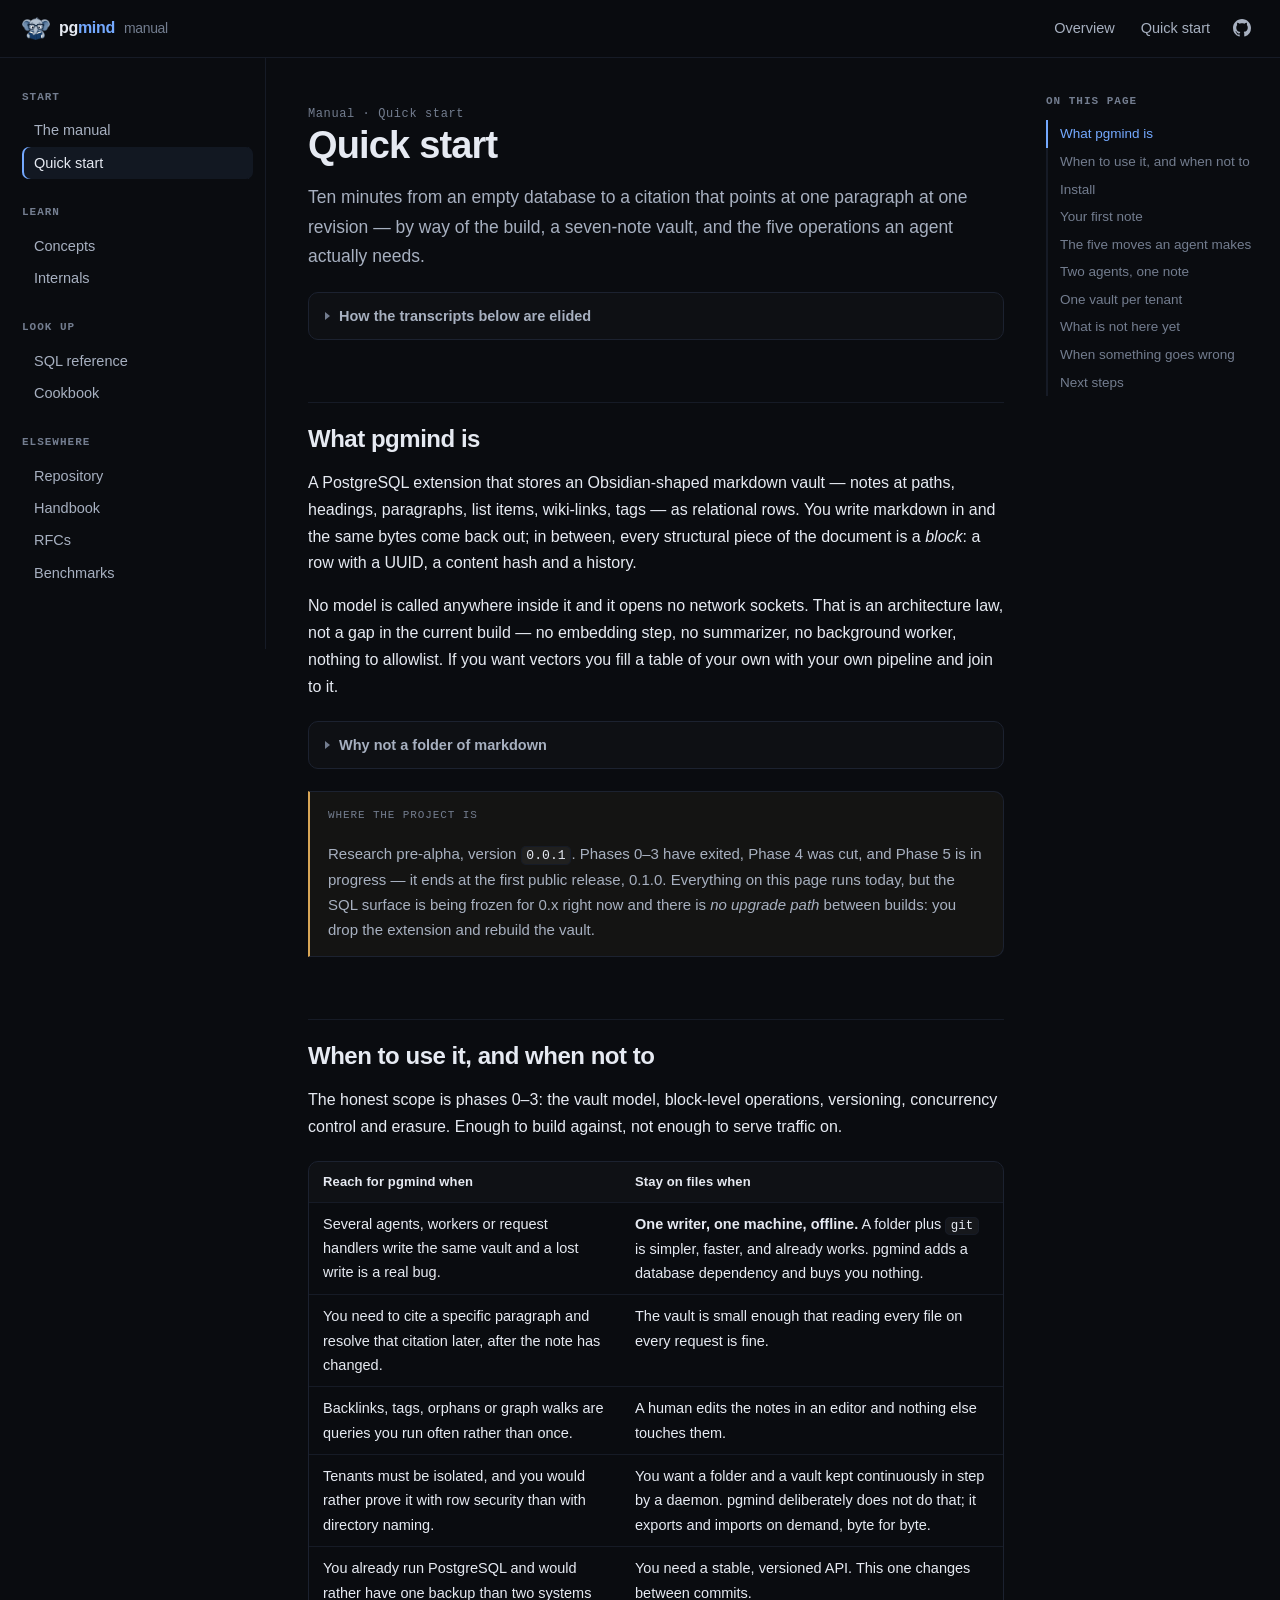
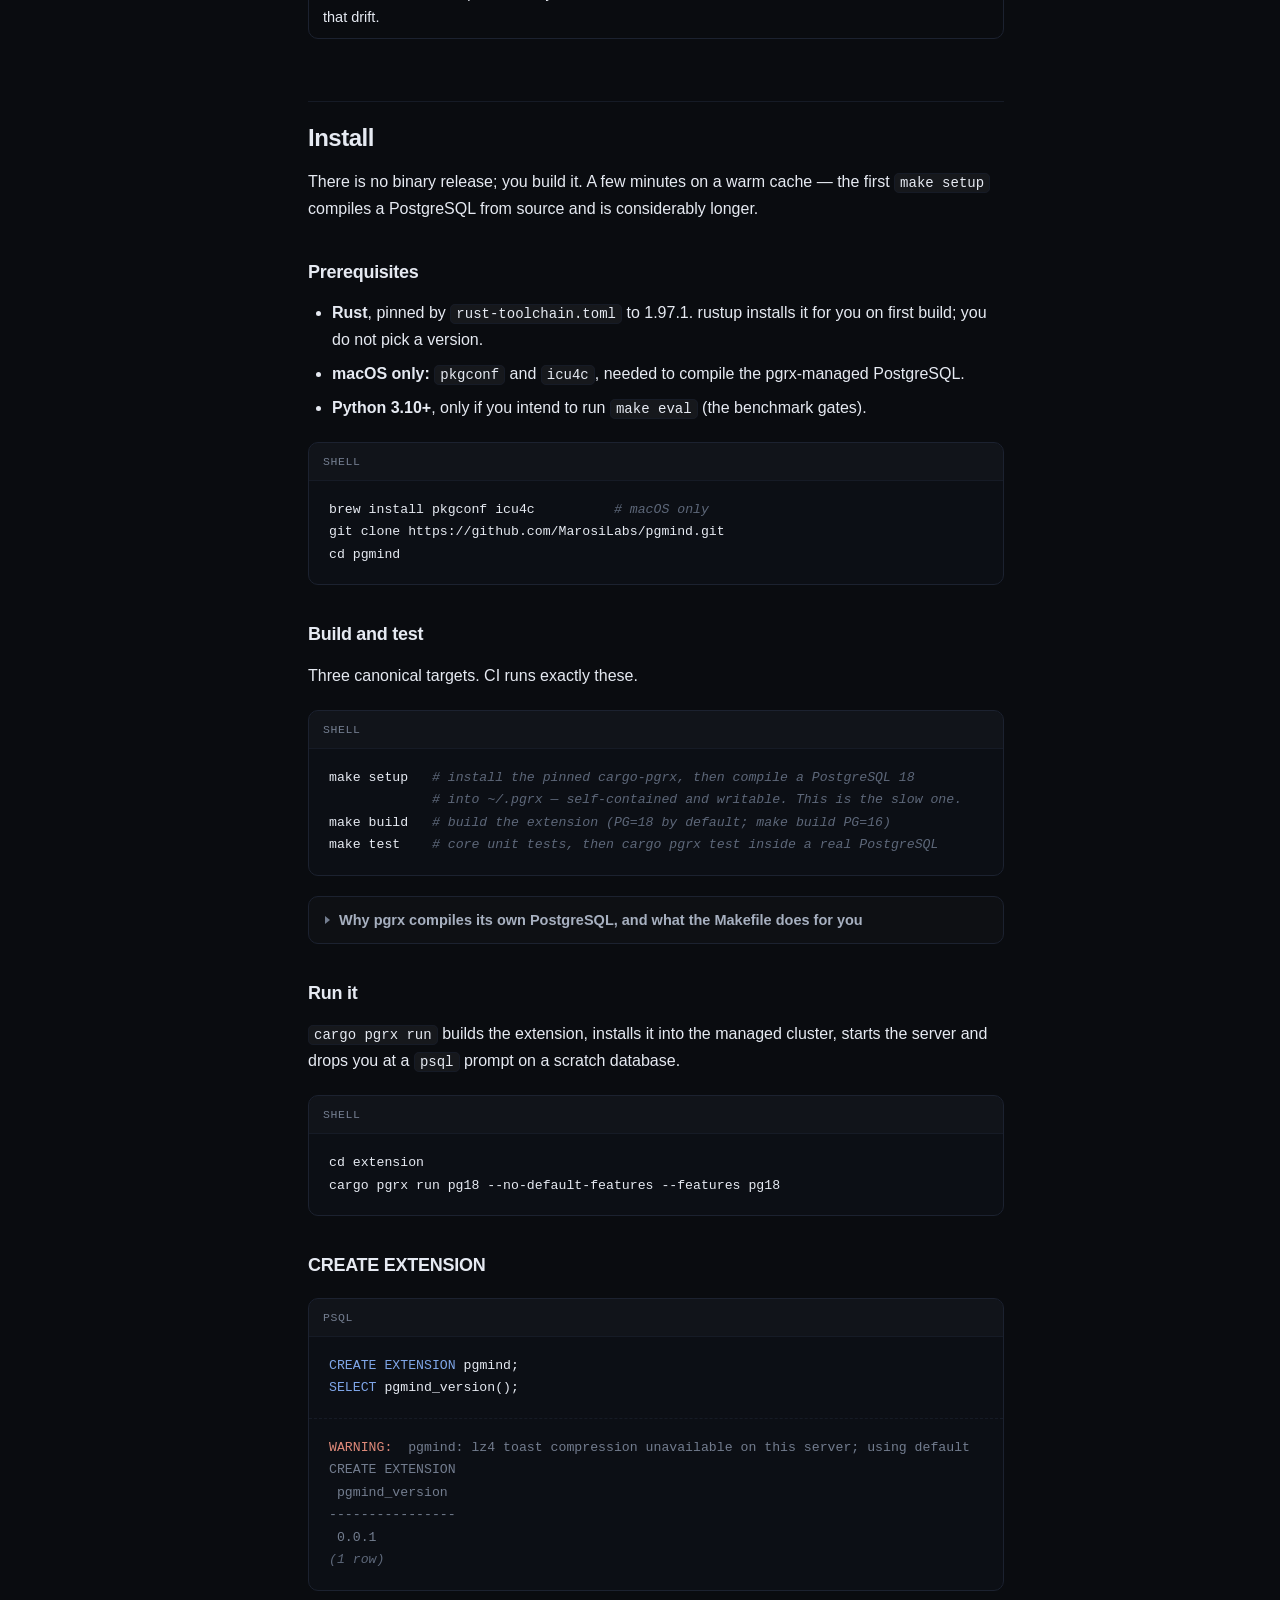
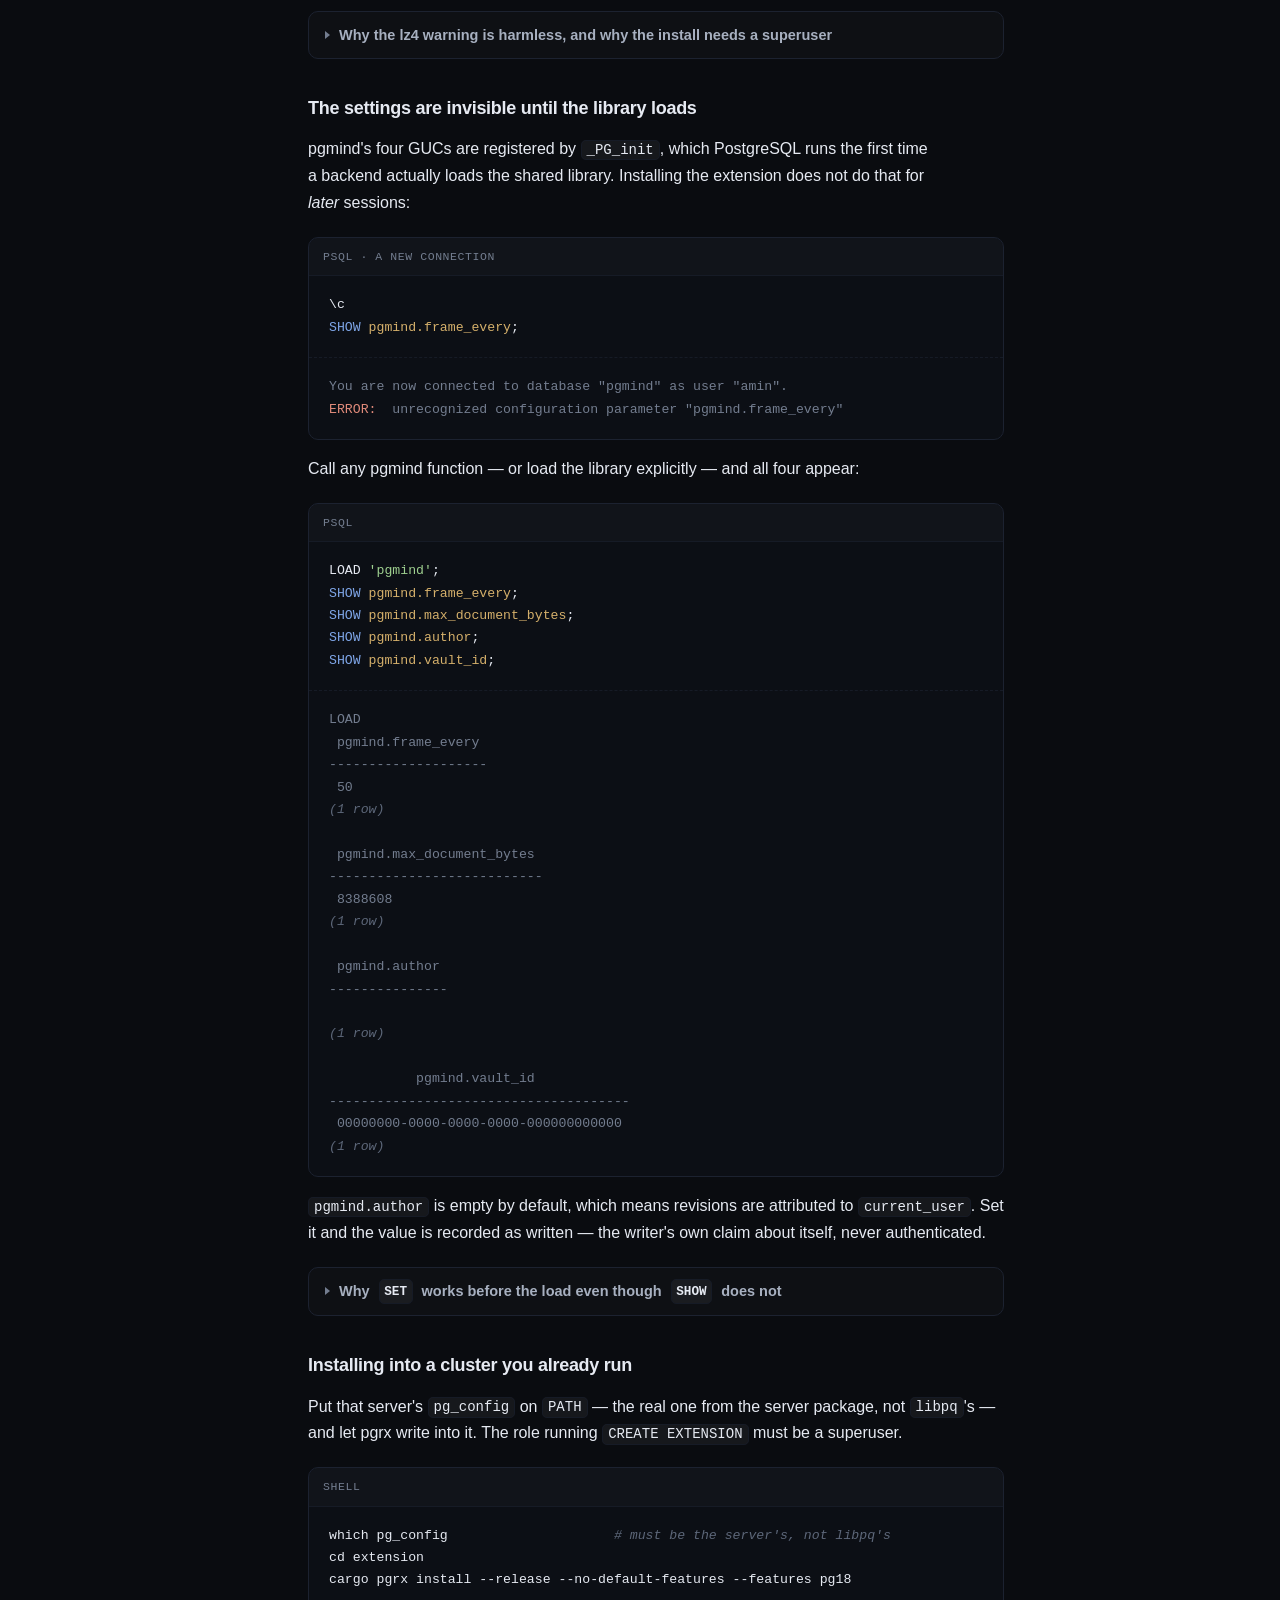
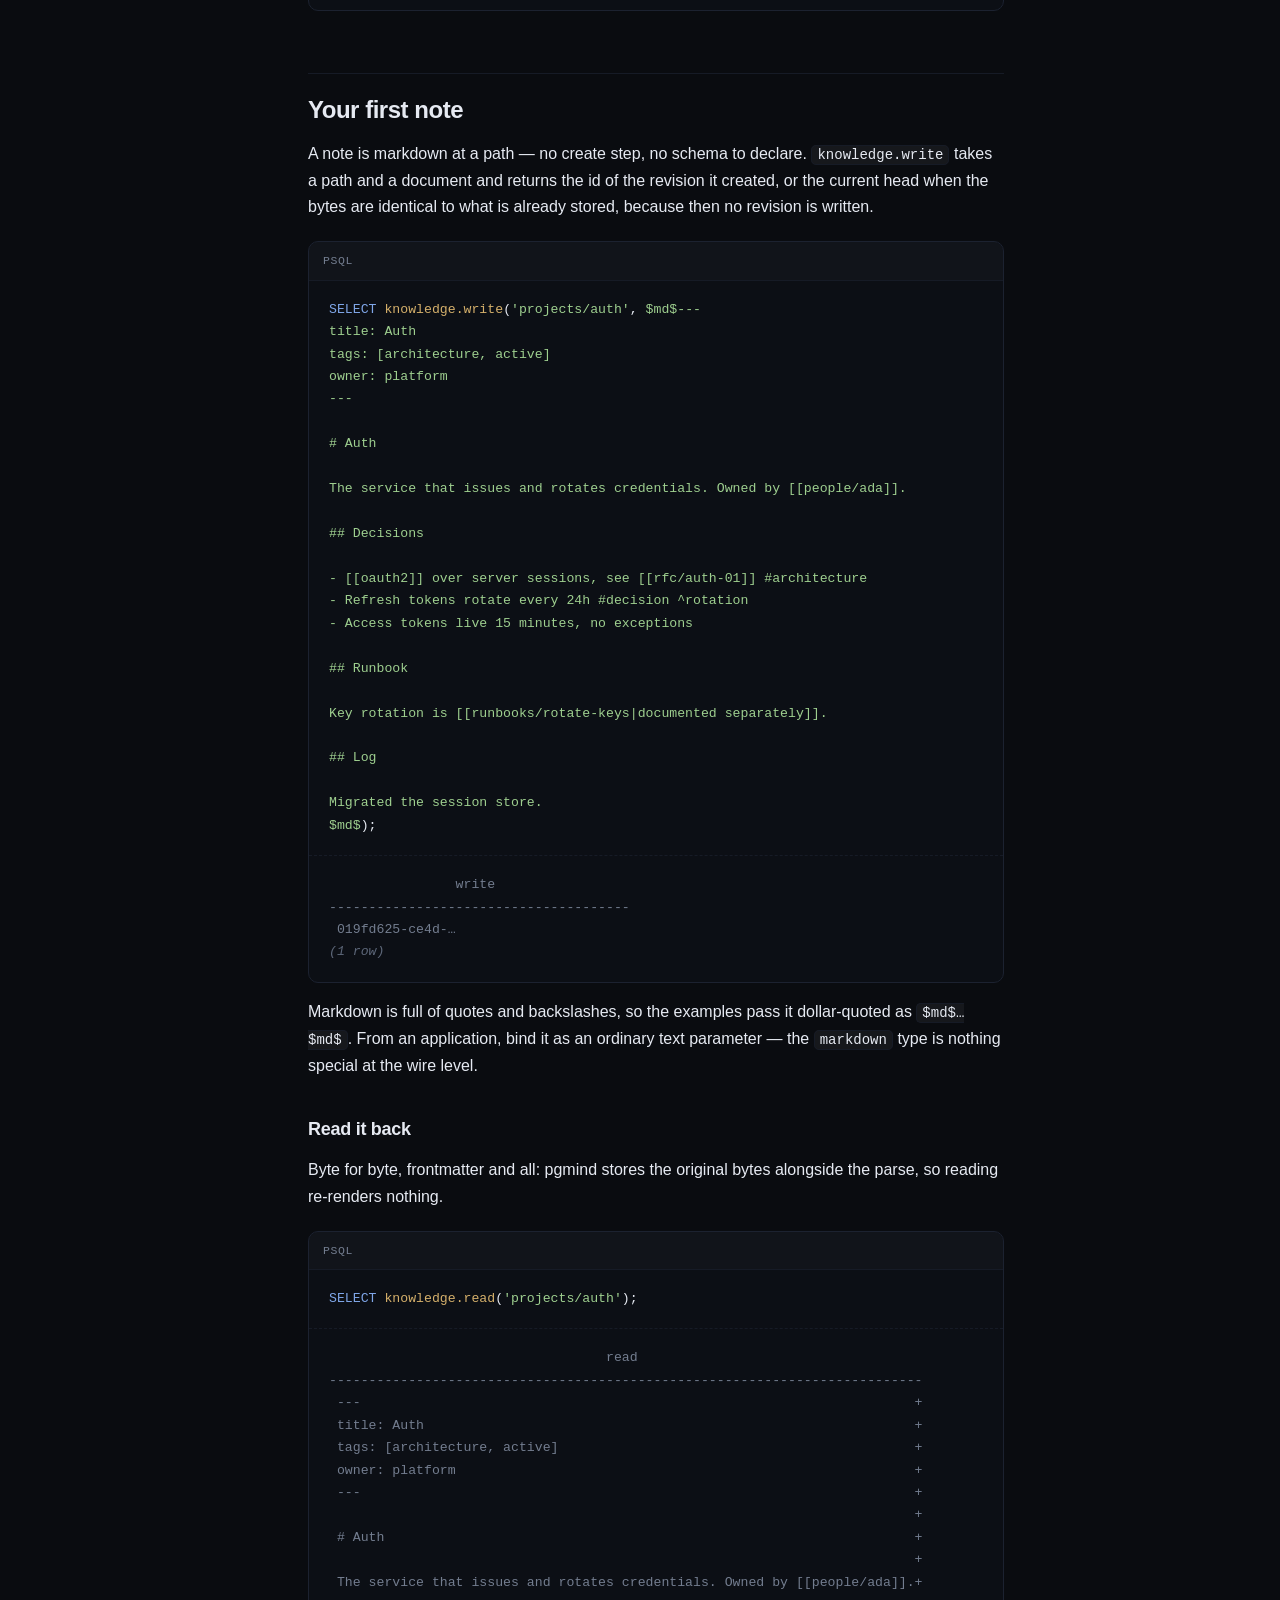
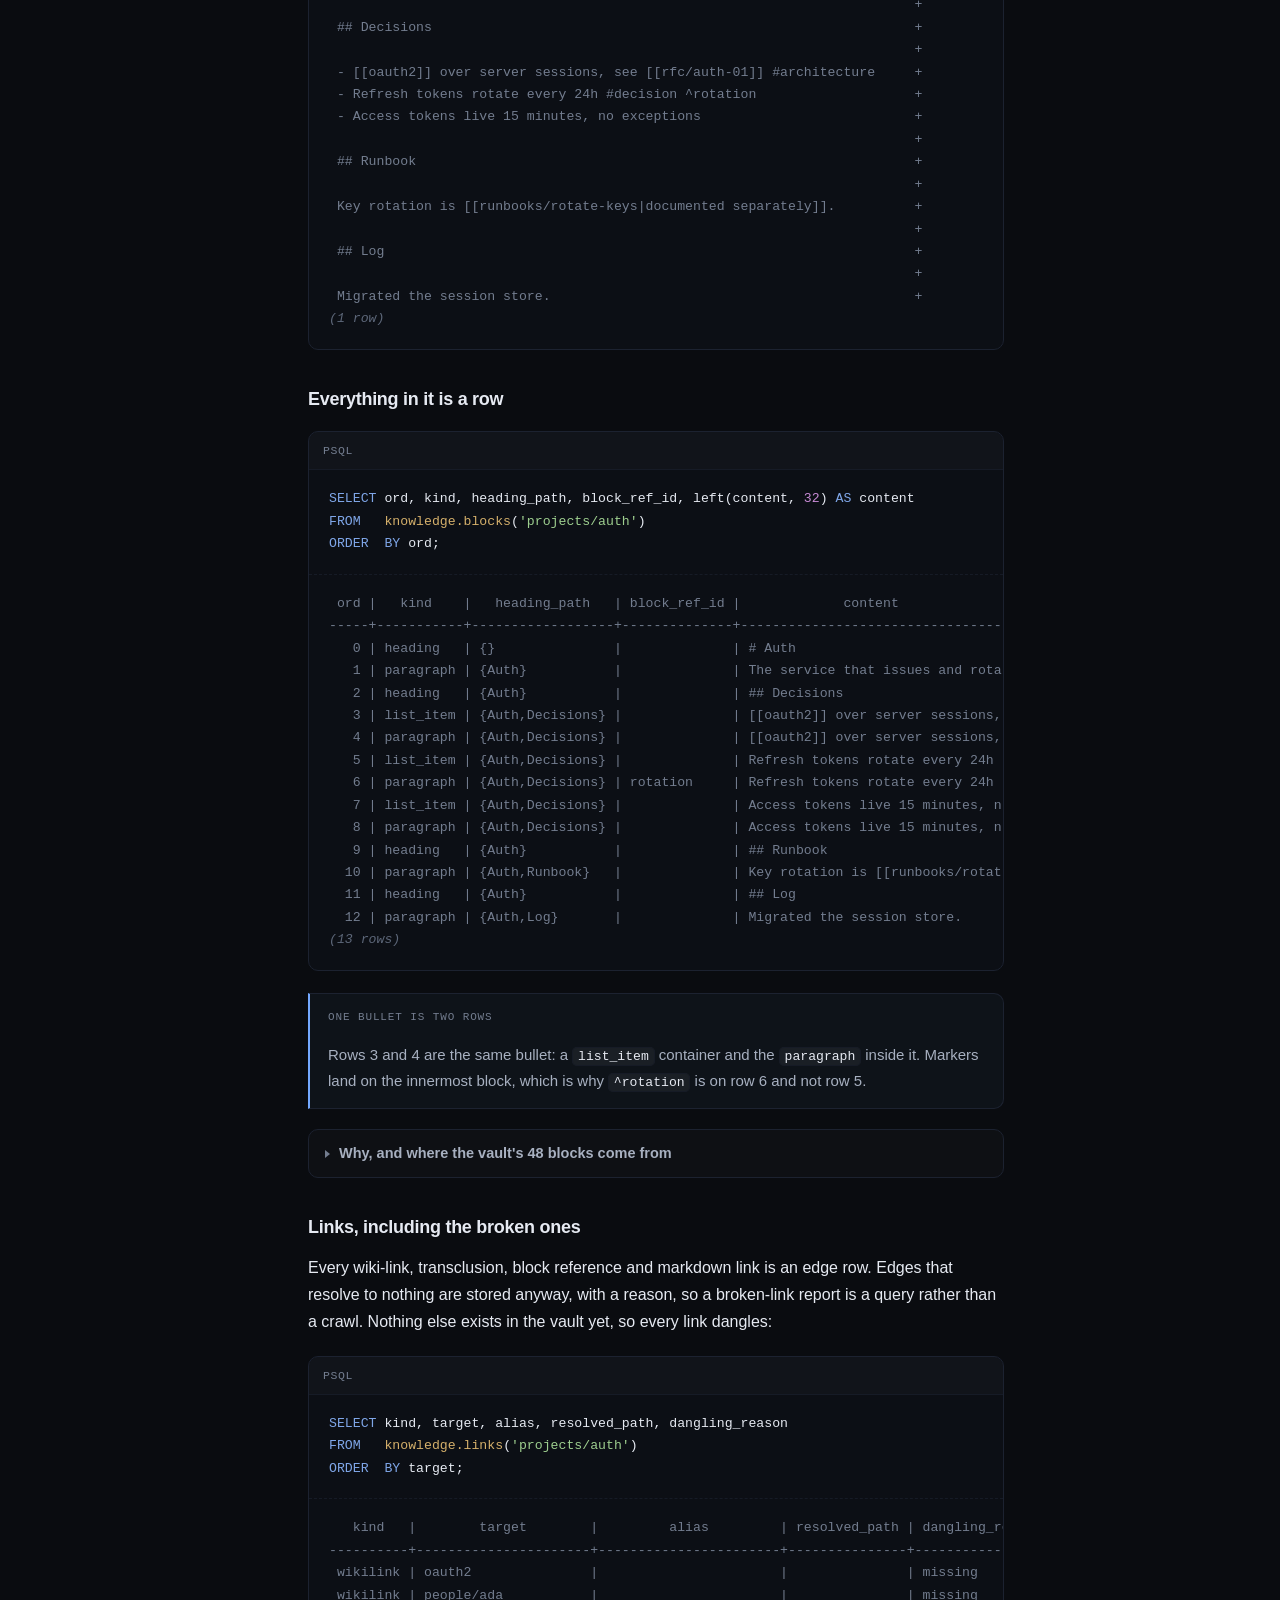
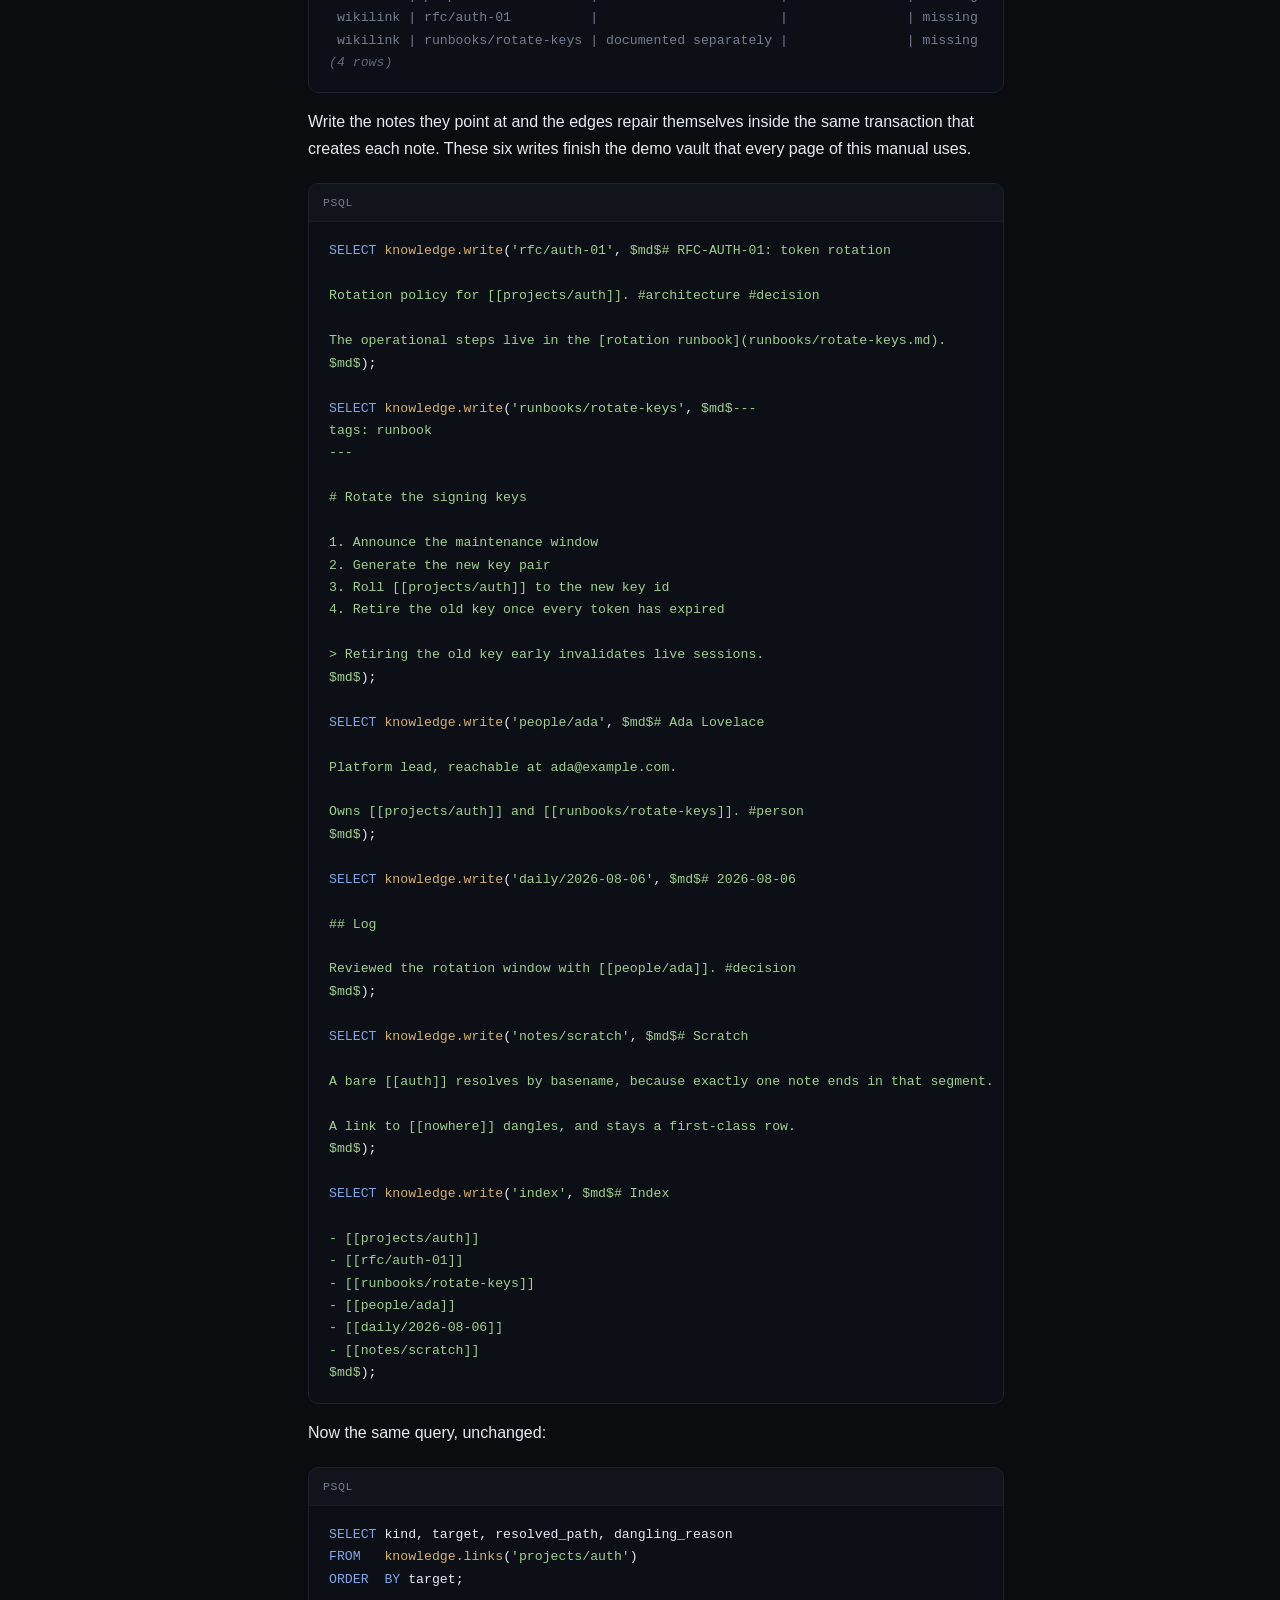
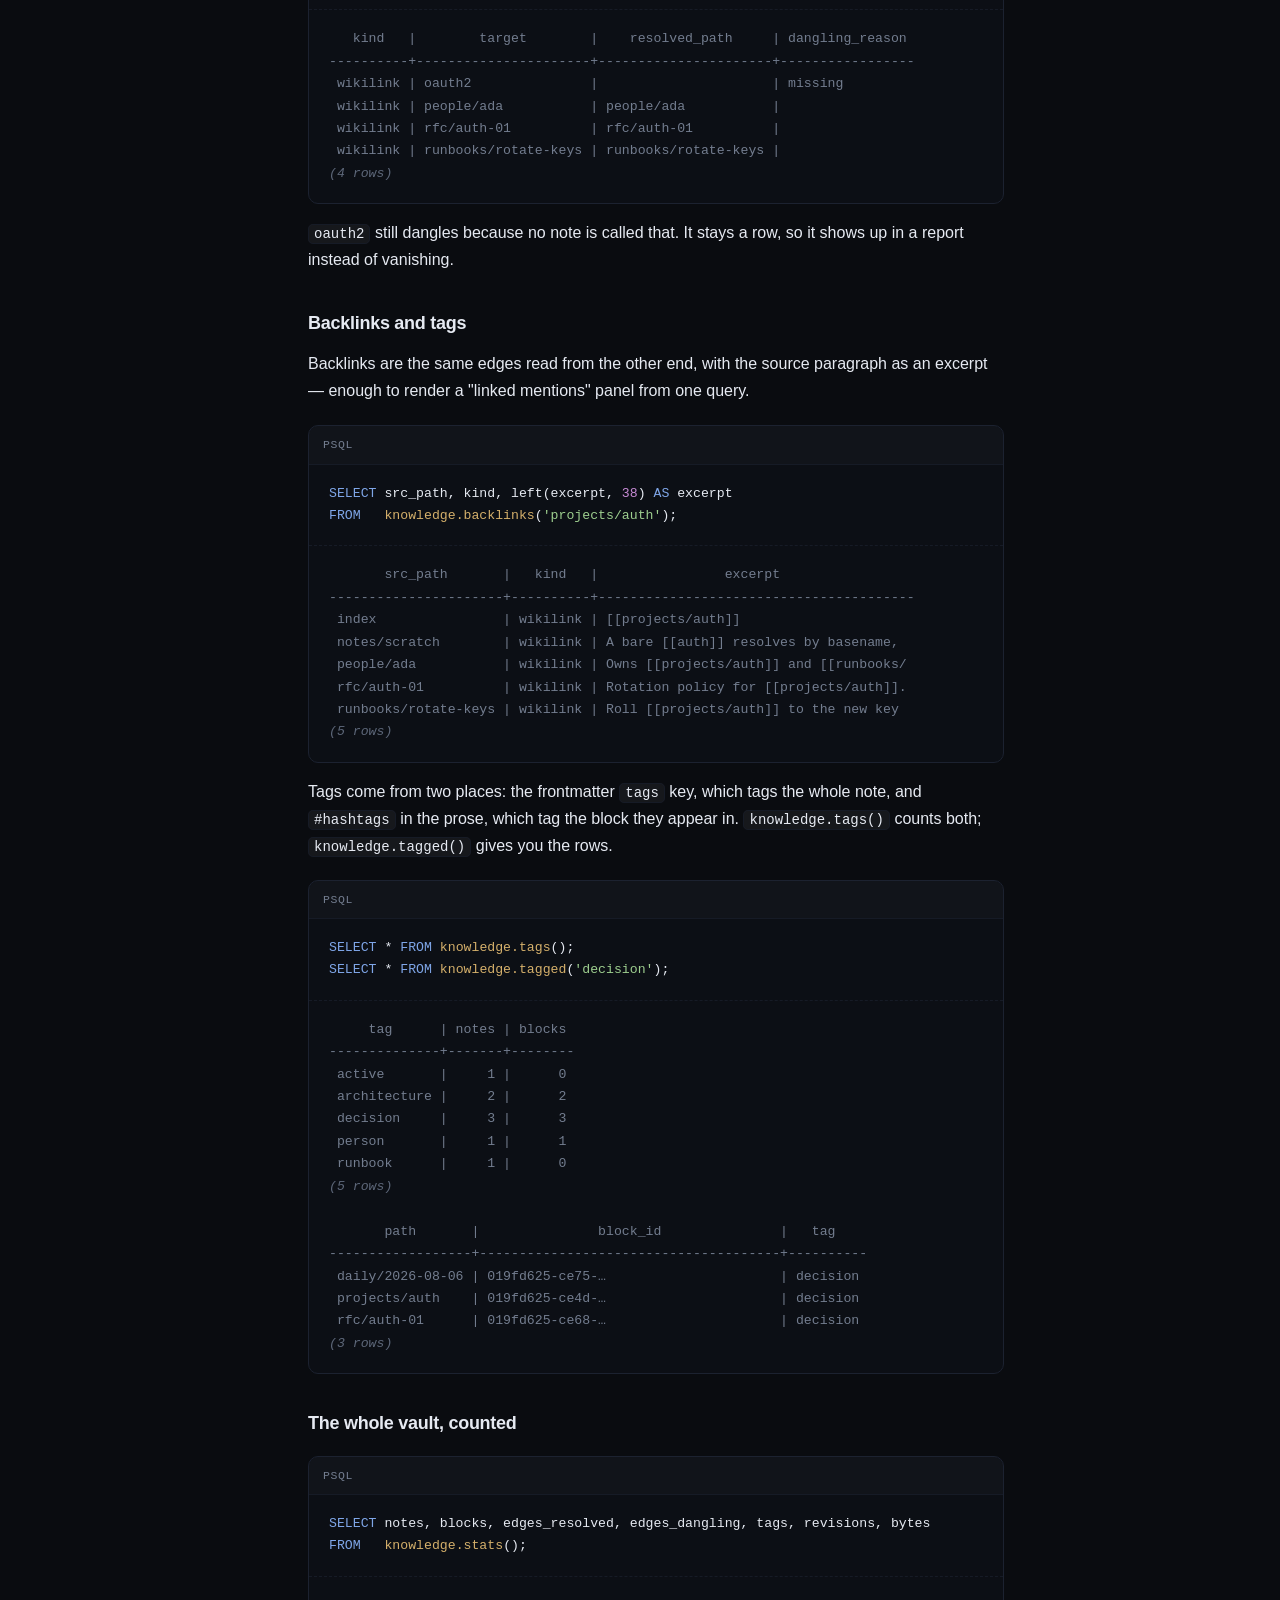
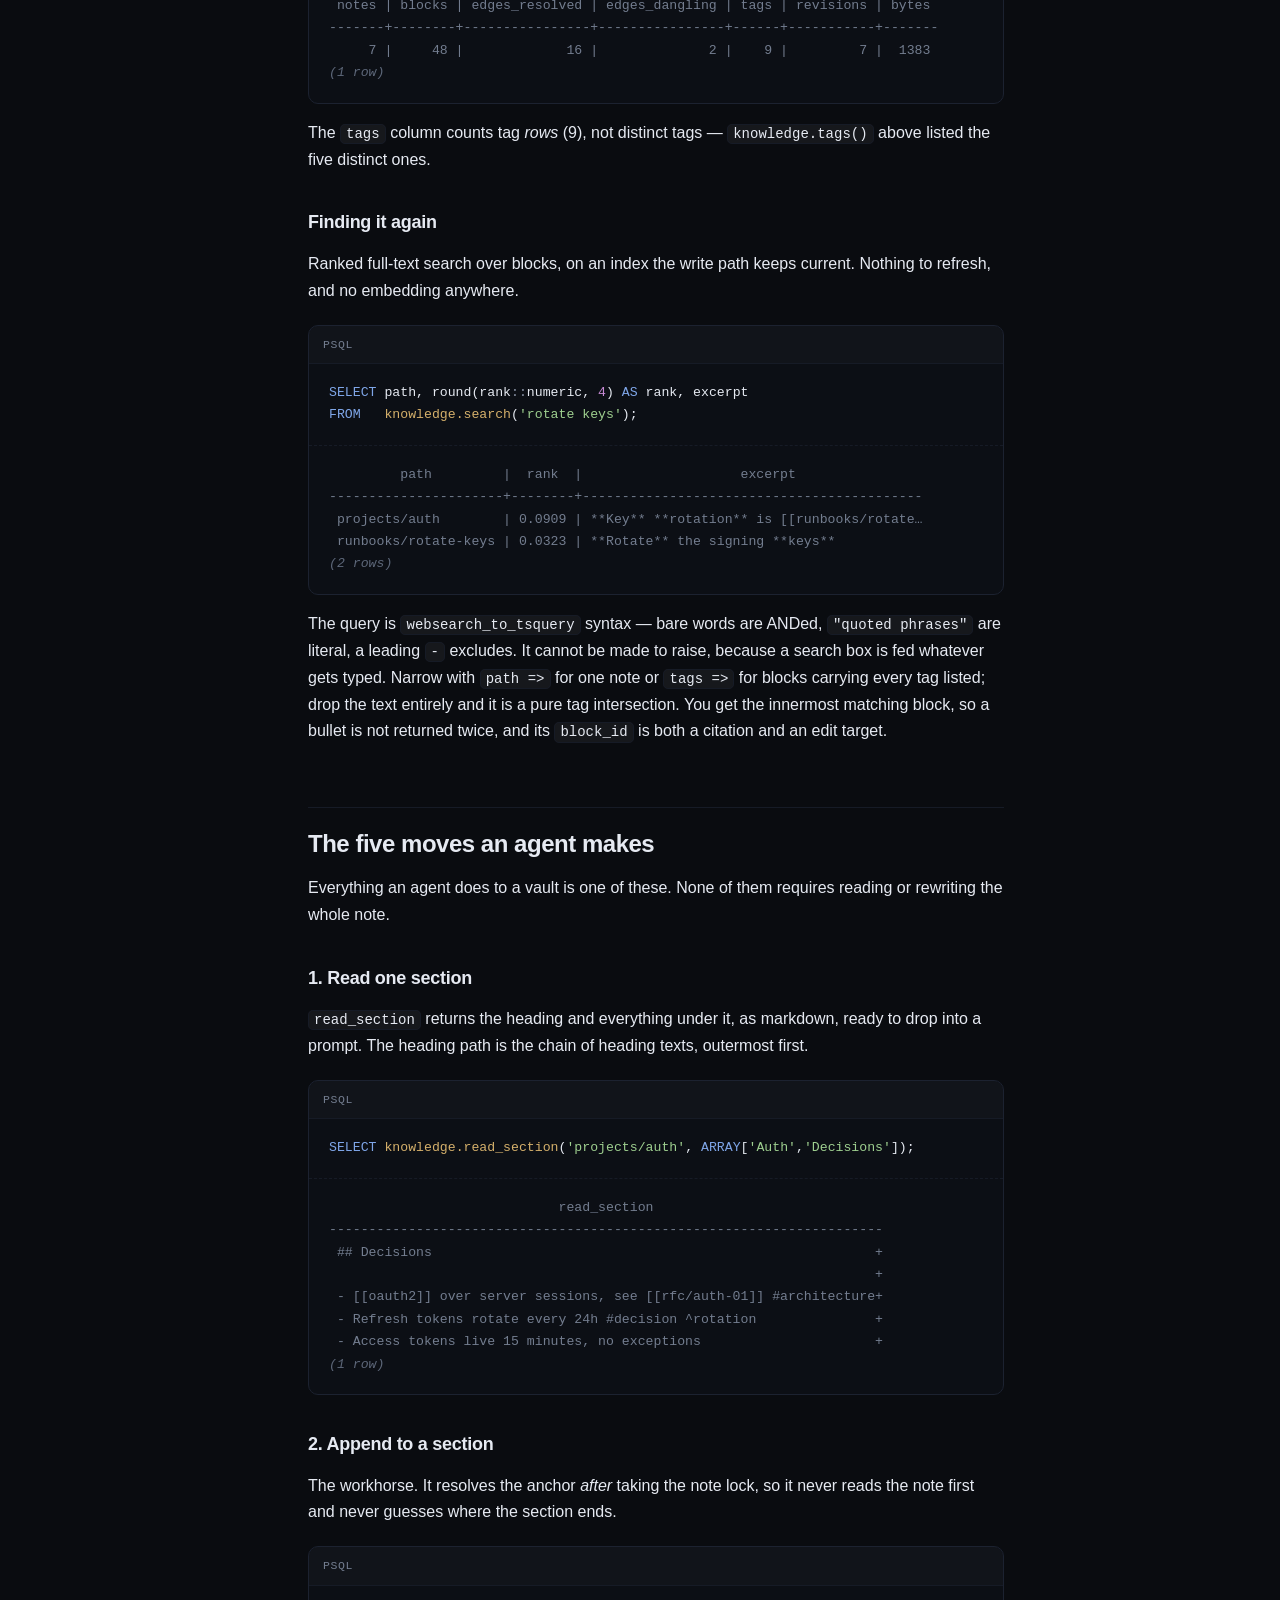
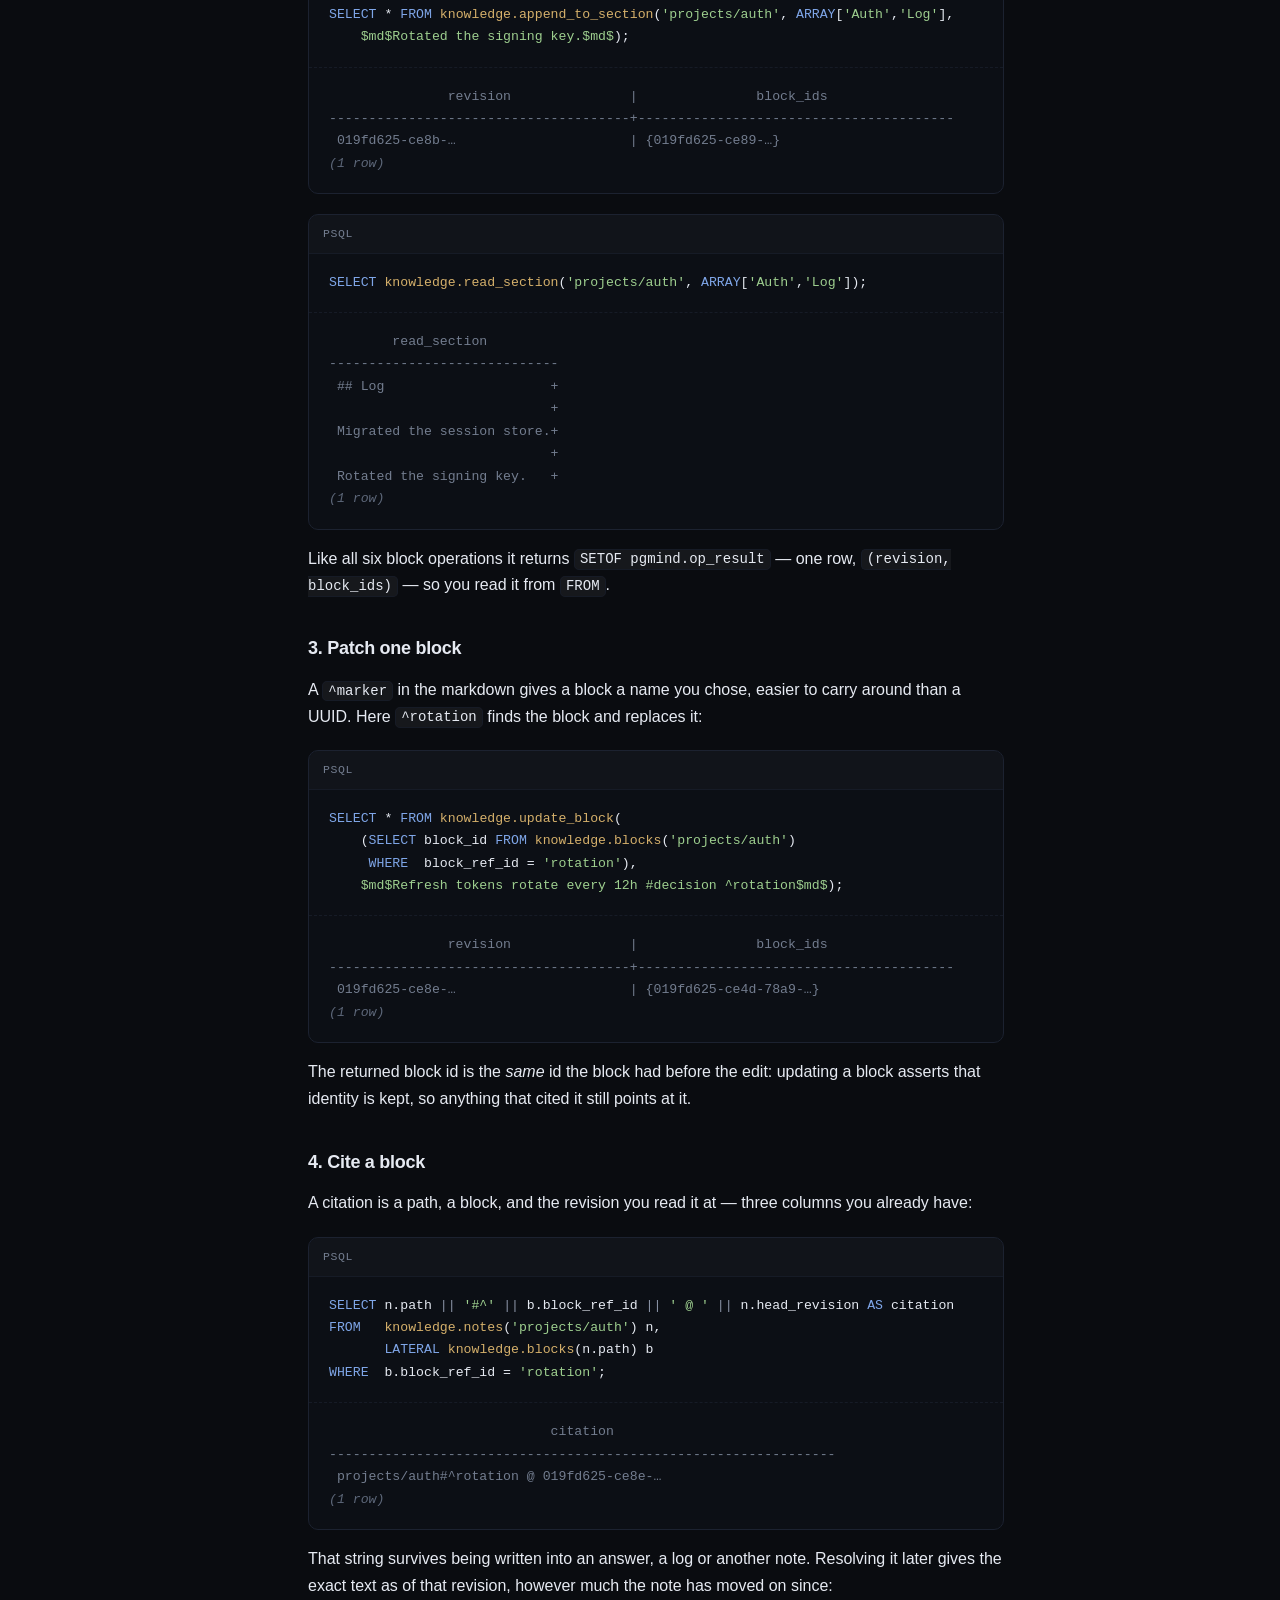
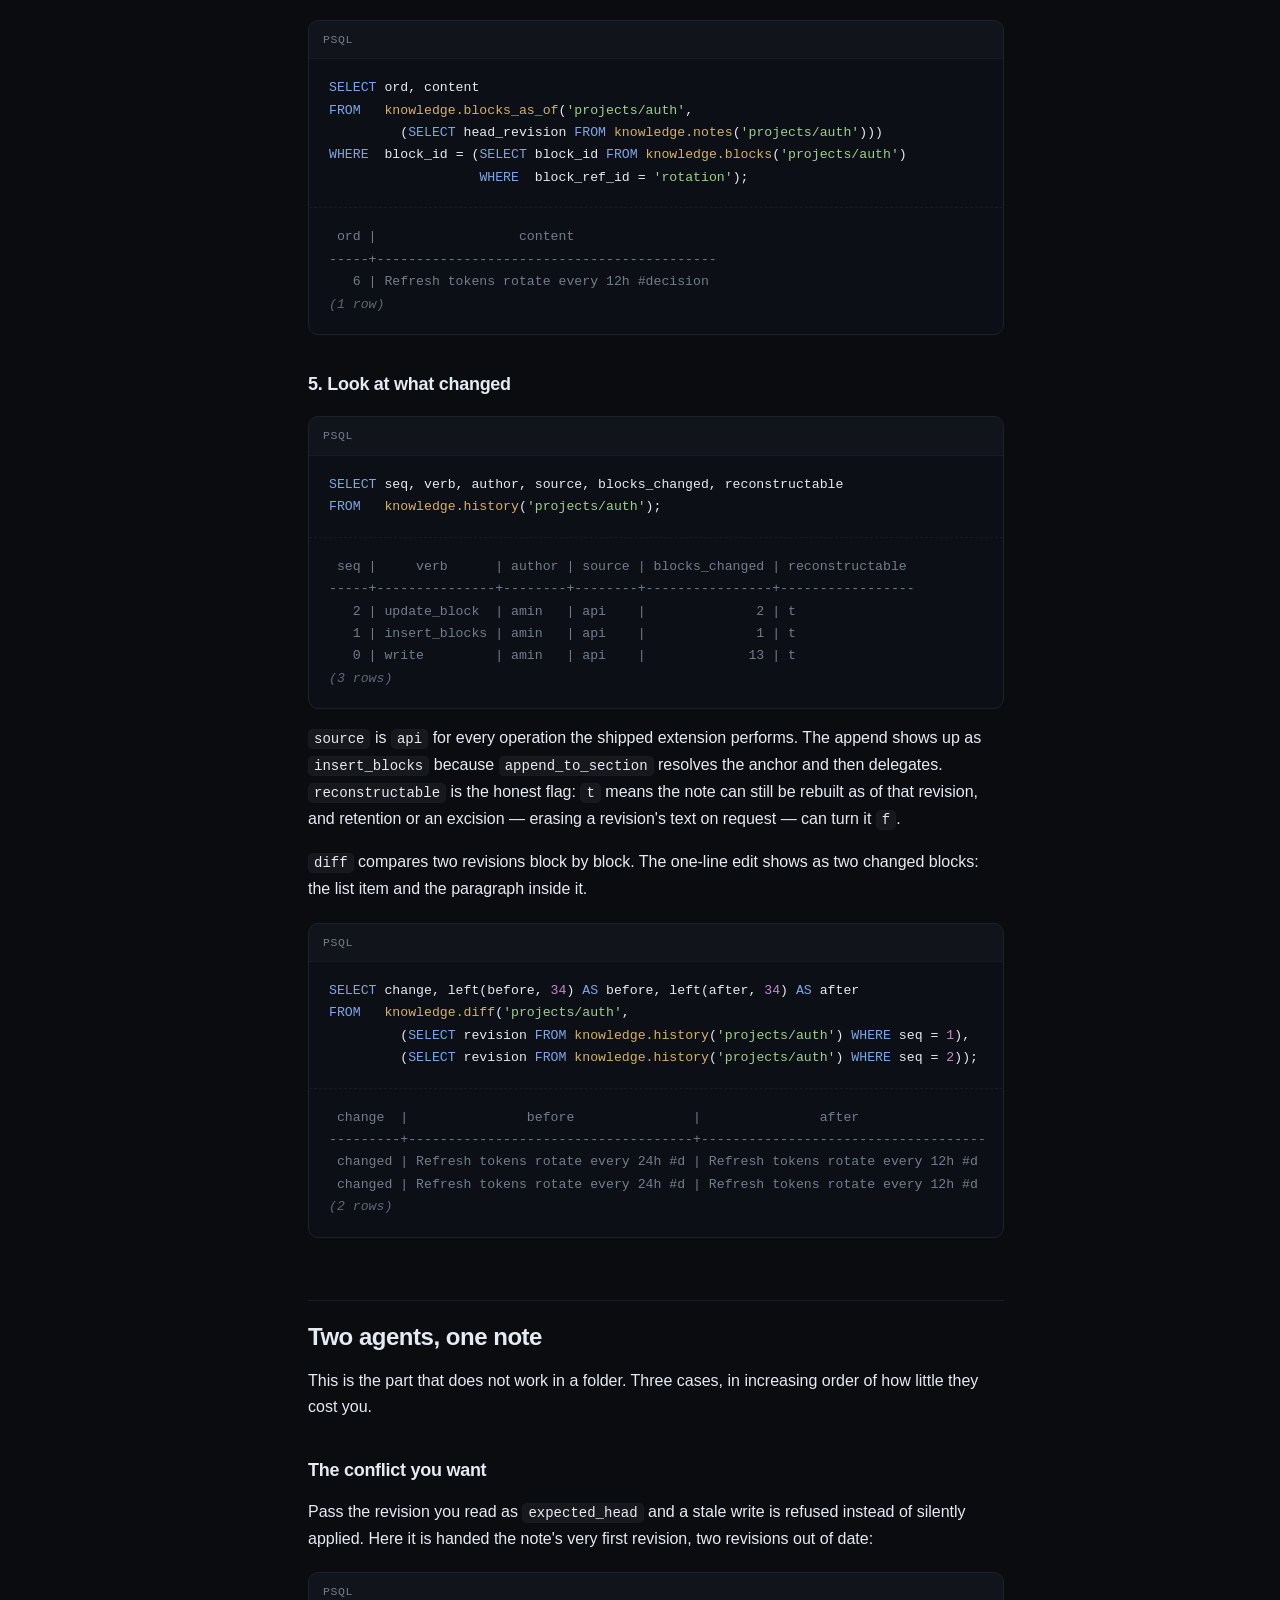
<file: website/docs/quickstart.html>
<!doctype html>
<html lang="en">
<head>
<meta charset="utf-8">
<meta name="viewport" content="width=device-width, initial-scale=1">

<title>Quick start · pgmind manual</title>
<meta name="description" content="Build and install pgmind, create a markdown vault in PostgreSQL, run the five operations an agent needs, and end with a paragraph you can cite by id.">
<link rel="canonical" href="https://marosilabs.github.io/pgmind/docs/quickstart.html">
<meta name="author" content="Marosi Labs">
<meta name="robots" content="index, follow, max-snippet:-1, max-image-preview:large">

<meta name="theme-color" content="#0a0c10">
<meta name="color-scheme" content="dark">
<link rel="icon" href="../assets/favicon.png" type="image/png" sizes="180x180">
<link rel="apple-touch-icon" href="../assets/favicon.png">
<link rel="stylesheet" href="docs.css">

<meta property="og:type" content="article">
<meta property="og:site_name" content="pgmind">
<meta property="og:locale" content="en_US">
<meta property="og:url" content="https://marosilabs.github.io/pgmind/docs/quickstart.html">
<meta property="og:title" content="Quick start · pgmind manual">
<meta property="og:description" content="From CREATE EXTENSION to a cited paragraph in about ten minutes — install, a first vault, the five moves an agent makes, and what two agents do to one note.">
<meta property="og:image" content="https://marosilabs.github.io/pgmind/assets/og.png">
<meta name="twitter:card" content="summary_large_image">
<meta name="twitter:title" content="Quick start · pgmind manual">
<meta name="twitter:description" content="Install pgmind, build a vault, and end with a paragraph you can cite by id.">
<meta name="twitter:image" content="https://marosilabs.github.io/pgmind/assets/og.png">
</head>
<body>

<a class="skip" href="#doc">Skip to content</a>

<svg class="sprite" aria-hidden="true">
  <symbol id="gh" viewBox="0 0 16 16">
    <path fill="currentColor" d="M8 0c4.42 0 8 3.58 8 8a8.013 8.013 0 0 1-5.45 7.59c-.4.08-.55-.17-.55-.38 0-.27.01-1.13.01-2.2 0-.75-.25-1.23-.54-1.48 1.78-.2 3.65-.88 3.65-3.95 0-.88-.31-1.59-.82-2.15.08-.2.36-1.02-.08-2.12 0 0-.67-.22-2.2.82-.64-.18-1.32-.27-2-.27s-1.36.09-2 .27c-1.53-1.03-2.2-.82-2.2-.82-.44 1.1-.16 1.92-.08 2.12-.51.56-.82 1.28-.82 2.15 0 3.06 1.86 3.75 3.64 3.95-.23.2-.44.55-.51 1.07-.46.21-1.61.55-2.33-.66-.15-.24-.6-.83-1.23-.82-.67.01-.27.38.01.53.34.19.73.9.82 1.13.16.45.68 1.31 2.69.94 0 .67.01 1.3.01 1.49 0 .21-.15.45-.55.38A7.995 7.995 0 0 1 0 8c0-4.42 3.58-8 8-8Z"/>
  </symbol>
  <symbol id="copy" viewBox="0 0 16 16">
    <path fill="none" stroke="currentColor" stroke-width="1.4" stroke-linejoin="round"
          d="M5.7 5.7h7.1v7.1H5.7zM10.3 5.7V3.2H3.2v7.1h2.5"/>
  </symbol>
  <symbol id="check" viewBox="0 0 16 16">
    <path fill="none" stroke="currentColor" stroke-width="1.7" stroke-linecap="round"
          stroke-linejoin="round" d="m3.4 8.4 3 3 6.2-7"/>
  </symbol>
  <symbol id="menu" viewBox="0 0 16 16">
    <path fill="none" stroke="currentColor" stroke-width="1.5" stroke-linecap="round"
          d="M2.5 4.5h11M2.5 8h11M2.5 11.5h11"/>
  </symbol>
</svg>

<header class="site-head">
  <div class="head-inner">
    <button class="side-toggle" type="button" aria-expanded="false" aria-controls="side" aria-label="Navigation">
      <svg width="16" height="16" aria-hidden="true"><use href="#menu"/></svg>
    </button>
    <a class="brand" href="../" aria-label="pgmind home">
      <img src="../assets/mark.png" alt="" width="28" height="24">
      <span><b>pg</b>mind</span>
      <span class="in">manual</span>
    </a>
    <nav class="head-nav">
      <a href="../">Overview</a>
      <a href="quickstart.html">Quick start</a>
      <a class="icon-link" href="https://github.com/MarosiLabs/pgmind" aria-label="Repository on GitHub">
        <svg width="18" height="18" aria-hidden="true"><use href="#gh"/></svg>
      </a>
    </nav>
  </div>
</header>

<div class="docs-shell">

  <aside class="docs-side" id="side">
    <nav aria-label="Manual">
      <h2>Start</h2>
      <ul>
        <li><a href="index.html">The manual</a></li>
        <li><a href="quickstart.html">Quick start</a></li>
      </ul>

      <h2>Learn</h2>
      <ul>
        <li><a href="concepts.html">Concepts</a></li>
        <li><a href="internals.html">Internals</a></li>
      </ul>

      <h2>Look up</h2>
      <ul>
        <li><a href="sql.html">SQL reference</a></li>
        <li><a href="cookbook.html">Cookbook</a></li>
      </ul>

      <h2>Elsewhere</h2>
      <ul>
        <li><a href="https://github.com/MarosiLabs/pgmind">Repository</a></li>
        <li><a href="https://github.com/MarosiLabs/pgmind/blob/main/docs/PGMIND.md">Handbook</a></li>
        <li><a href="https://github.com/MarosiLabs/pgmind/tree/main/docs/rfcs">RFCs</a></li>
        <li><a href="https://github.com/MarosiLabs/pgmind/tree/main/eval/published">Benchmarks</a></li>
      </ul>
    </nav>
  </aside>

  <main class="docs-main" id="doc">
    <p class="crumbs"><a href="index.html">Manual</a> · Quick start</p>
    <h1>Quick start</h1>
    <p class="lede">
      Ten minutes from an empty database to a citation that points at one
      paragraph at one revision — by way of the build, a seven-note vault, and
      the five operations an agent actually needs.
    </p>

    <details class="more">
      <summary>How the transcripts below are elided</summary>
      <p>
        Every block was executed against PostgreSQL&nbsp;18 and its output pasted
        back. UUIDs are shortened to <code>019fd625-…</code> because yours will
        differ, and the <code>CONTEXT</code> line that every pgmind error carries
        is dropped after the first error shows it.
      </p>
    </details>

    <h2 id="what-it-is">What pgmind is</h2>

    <p>
      A PostgreSQL extension that stores an Obsidian-shaped markdown vault —
      notes at paths, headings, paragraphs, list items, wiki-links, tags — as
      relational rows. You write markdown in and the same bytes come back out;
      in between, every structural piece of the document is a <em>block</em>: a
      row with a UUID, a content hash and a history.
    </p>
    <p>
      No model is called anywhere inside it and it opens no network sockets.
      That is an architecture law, not a gap in the current build — no embedding
      step, no summarizer, no background worker, nothing to allowlist. If you
      want vectors you fill a table of your own with your own pipeline and join
      to it.
    </p>

    <details class="more">
      <summary>Why not a folder of markdown</summary>
      <p>
        A directory handles one writer beautifully. Put it behind a backend and
        the failures are all the same failure: two requests write the same note
        and one disappears, "what links here" becomes a grep of the whole tree,
        history means shelling out to <code>git</code> in a request handler, and
        every tenant needs a directory somebody has to prove you stayed inside.
        pgmind answers each of those with the thing the database was already good
        at — a row, a lock, a transaction, a query.
      </p>
    </details>

    <div class="note-box warn">
      <span class="lbl">Where the project is</span>
      <p>
        Research pre-alpha, version <code>0.0.1</code>. Phases 0–3 have exited,
        Phase 4 was cut, and Phase 5 is in progress — it ends at the first public
        release, 0.1.0. Everything on this page runs today, but the SQL surface is
        being frozen for 0.x right now and there is <em>no upgrade path</em> between
        builds: you drop the extension and rebuild the vault.
      </p>
    </div>

    <h2 id="when-to-use">When to use it, and when not to</h2>

    <p>
      The honest scope is phases 0–3: the vault model, block-level operations,
      versioning, concurrency control and erasure. Enough to build against, not
      enough to serve traffic on.
    </p>

    <div class="table-scroll">
    <table>
      <thead>
        <tr>
          <th scope="col">Reach for pgmind when</th>
          <th scope="col">Stay on files when</th>
        </tr>
      </thead>
      <tbody>
        <tr>
          <td>Several agents, workers or request handlers write the same vault and
              a lost write is a real bug.</td>
          <td><strong>One writer, one machine, offline.</strong> A folder plus
              <code>git</code> is simpler, faster, and already works. pgmind adds
              a database dependency and buys you nothing.</td>
        </tr>
        <tr>
          <td>You need to cite a specific paragraph and resolve that citation
              later, after the note has changed.</td>
          <td>The vault is small enough that reading every file on every request
              is fine.</td>
        </tr>
        <tr>
          <td>Backlinks, tags, orphans or graph walks are queries you run often
              rather than once.</td>
          <td>A human edits the notes in an editor and nothing else touches
              them.</td>
        </tr>
        <tr>
          <td>Tenants must be isolated, and you would rather prove it with row
              security than with directory naming.</td>
          <td>You want a folder and a vault kept continuously in step by a
              daemon. pgmind deliberately does not do that; it exports and
              imports on demand, byte for byte.</td>
        </tr>
        <tr>
          <td>You already run PostgreSQL and would rather have one backup than
              two systems that drift.</td>
          <td>You need a stable, versioned API. This one changes between
              commits.</td>
        </tr>
      </tbody>
    </table>
    </div>

    <h2 id="install">Install</h2>

    <p>
      There is no binary release; you build it. A few minutes on a warm cache —
      the first <code>make setup</code> compiles a PostgreSQL from source and is
      considerably longer.
    </p>

    <h3 id="prerequisites">Prerequisites</h3>

    <ul>
      <li><strong>Rust</strong>, pinned by <code>rust-toolchain.toml</code> to
          1.97.1. rustup installs it for you on first build; you do not pick a
          version.</li>
      <li><strong>macOS only:</strong> <code>pkgconf</code> and
          <code>icu4c</code>, needed to compile the pgrx-managed
          PostgreSQL.</li>
      <li><strong>Python 3.10+</strong>, only if you intend to run
          <code>make eval</code> (the benchmark gates).</li>
    </ul>

    <div class="code">
      <div class="cap">shell</div>
<pre><code class="shell">brew install pkgconf icu4c          # macOS only
git clone https://github.com/MarosiLabs/pgmind.git
cd pgmind</code></pre>
    </div>

    <h3 id="build-and-test">Build and test</h3>

    <p>Three canonical targets. CI runs exactly these.</p>

    <div class="code">
      <div class="cap">shell</div>
<pre><code class="shell">make setup   # install the pinned cargo-pgrx, then compile a PostgreSQL 18
             # into ~/.pgrx — self-contained and writable. This is the slow one.
make build   # build the extension (PG=18 by default; make build PG=16)
make test    # core unit tests, then cargo pgrx test inside a real PostgreSQL</code></pre>
    </div>

    <details class="more">
      <summary>Why pgrx compiles its own PostgreSQL, and what the Makefile does for you</summary>
      <p>
        System installs are traps: Homebrew's <code>libpq</code> ships a
        client-only <code>pg_config</code>, and macOS refuses to let anything
        write an extension into Postgres.app's protected bundle.
      </p>
      <p>
        On macOS the <code>Makefile</code> puts keg-only <code>icu4c</code> on
        <code>PKG_CONFIG_PATH</code> and exports <code>SDKROOT</code> for you, so
        bindgen can find the system headers.
      </p>
    </details>

    <h3 id="run-it">Run it</h3>

    <p>
      <code>cargo pgrx run</code> builds the extension, installs it into the
      managed cluster, starts the server and drops you at a <code>psql</code>
      prompt on a scratch database.
    </p>

    <div class="code">
      <div class="cap">shell</div>
<pre><code class="shell">cd extension
cargo pgrx run pg18 --no-default-features --features pg18</code></pre>
    </div>

    <h3 id="create-extension">CREATE EXTENSION</h3>

    <div class="code">
      <div class="cap">psql</div>
<pre><code class="sql">CREATE EXTENSION pgmind;
SELECT pgmind_version();</code></pre>
<pre class="out"><code class="out">WARNING:  pgmind: lz4 toast compression unavailable on this server; using default
CREATE EXTENSION
 pgmind_version
----------------
 0.0.1
(1 row)</code></pre>
    </div>

    <details class="more">
      <summary>Why the lz4 warning is harmless, and why the install needs a superuser</summary>
      <p>
        The <code>lz4</code> line is a <code>WARNING</code>, not an error. pgmind
        asks for lz4 TOAST compression on its large text columns and falls back
        to the server default when the build does not have it — which a
        pgrx-compiled PostgreSQL usually does not. Nothing else changes.
      </p>
      <p>
        The control file sets <code>superuser = true</code>,
        <code>trusted = false</code> and <code>relocatable = false</code>. So
        <code>CREATE EXTENSION</code> needs a superuser, a non-superuser database
        owner cannot install it into their own database, and the schemas are
        fixed at <code>knowledge</code> and <code>pgmind</code>. Application roles
        never need superuser — only the install does.
      </p>
    </details>

    <h3 id="gucs-are-late">The settings are invisible until the library loads</h3>

    <p>
      pgmind's four GUCs are registered by <code>_PG_init</code>, which
      PostgreSQL runs the first time a backend actually loads the shared library.
      Installing the extension does not do that for <em>later</em> sessions:
    </p>

    <div class="code">
      <div class="cap">psql · a new connection</div>
<pre><code class="sql">\c
SHOW pgmind.frame_every;</code></pre>
<pre class="out"><code class="out">You are now connected to database "pgmind" as user "amin".
ERROR:  unrecognized configuration parameter "pgmind.frame_every"</code></pre>
    </div>

    <p>Call any pgmind function — or load the library explicitly — and all four appear:</p>

    <div class="code">
      <div class="cap">psql</div>
<pre><code class="sql">LOAD 'pgmind';
SHOW pgmind.frame_every;
SHOW pgmind.max_document_bytes;
SHOW pgmind.author;
SHOW pgmind.vault_id;</code></pre>
<pre class="out"><code class="out">LOAD
 pgmind.frame_every
--------------------
 50
(1 row)

 pgmind.max_document_bytes
---------------------------
 8388608
(1 row)

 pgmind.author
---------------

(1 row)

           pgmind.vault_id
--------------------------------------
 00000000-0000-0000-0000-000000000000
(1 row)</code></pre>
    </div>

    <p>
      <code>pgmind.author</code> is empty by default, which means revisions are
      attributed to <code>current_user</code>. Set it and the value is recorded
      as written — the writer's own claim about itself, never authenticated.
    </p>

    <details class="more">
      <summary>Why <code>SET</code> works before the load even though <code>SHOW</code> does not</summary>
      <p>
        PostgreSQL accepts a placeholder setting in a namespace it does not know
        yet, so <code>SET pgmind.vault_id = …</code> succeeds before
        <code>_PG_init</code> has run and the value is honoured once it does. It
        is only <code>SHOW</code> that fails. If you set the GUC from a
        connection-pool startup hook, nothing is wrong.
      </p>
    </details>

    <h3 id="existing-cluster">Installing into a cluster you already run</h3>

    <p>
      Put that server's <code>pg_config</code> on <code>PATH</code> — the real
      one from the server package, not <code>libpq</code>'s — and let pgrx write
      into it. The role running <code>CREATE EXTENSION</code> must be a
      superuser.
    </p>

    <div class="code">
      <div class="cap">shell</div>
<pre><code class="shell">which pg_config                     # must be the server's, not libpq's
cd extension
cargo pgrx install --release --no-default-features --features pg18</code></pre>
    </div>

    <h2 id="first-note">Your first note</h2>

    <p>
      A note is markdown at a path — no create step, no schema to declare.
      <code>knowledge.write</code> takes a path and a document and returns the id
      of the revision it created, or the current head when the bytes are
      identical to what is already stored, because then no revision is written.
    </p>

    <div class="code">
      <div class="cap">psql</div>
<pre><code class="sql">SELECT knowledge.write('projects/auth', $md$---
title: Auth
tags: [architecture, active]
owner: platform
---

# Auth

The service that issues and rotates credentials. Owned by [[people/ada]].

## Decisions

- [[oauth2]] over server sessions, see [[rfc/auth-01]] #architecture
- Refresh tokens rotate every 24h #decision ^rotation
- Access tokens live 15 minutes, no exceptions

## Runbook

Key rotation is [[runbooks/rotate-keys|documented separately]].

## Log

Migrated the session store.
$md$);</code></pre>
<pre class="out"><code class="out">                write
--------------------------------------
 019fd625-ce4d-…
(1 row)</code></pre>
    </div>

    <p>
      Markdown is full of quotes and backslashes, so the examples pass it
      dollar-quoted as <code>$md$…$md$</code>. From an application, bind it as an
      ordinary text parameter — the <code>markdown</code> type is nothing special
      at the wire level.
    </p>

    <h3 id="read-it-back">Read it back</h3>

    <p>
      Byte for byte, frontmatter and all: pgmind stores the original bytes
      alongside the parse, so reading re-renders nothing.
    </p>

    <div class="code">
      <div class="cap">psql</div>
<pre><code class="sql">SELECT knowledge.read('projects/auth');</code></pre>
<pre class="out"><code class="out">                                   read
---------------------------------------------------------------------------
 ---                                                                      +
 title: Auth                                                              +
 tags: [architecture, active]                                             +
 owner: platform                                                          +
 ---                                                                      +
                                                                          +
 # Auth                                                                   +
                                                                          +
 The service that issues and rotates credentials. Owned by [[people/ada]].+
                                                                          +
 ## Decisions                                                             +
                                                                          +
 - [[oauth2]] over server sessions, see [[rfc/auth-01]] #architecture     +
 - Refresh tokens rotate every 24h #decision ^rotation                    +
 - Access tokens live 15 minutes, no exceptions                           +
                                                                          +
 ## Runbook                                                               +
                                                                          +
 Key rotation is [[runbooks/rotate-keys|documented separately]].          +
                                                                          +
 ## Log                                                                   +
                                                                          +
 Migrated the session store.                                              +
(1 row)</code></pre>
    </div>

    <h3 id="everything-is-a-row">Everything in it is a row</h3>

    <div class="code">
      <div class="cap">psql</div>
<pre><code class="sql">SELECT ord, kind, heading_path, block_ref_id, left(content, 32) AS content
FROM   knowledge.blocks('projects/auth')
ORDER  BY ord;</code></pre>
<pre class="out"><code class="out"> ord |   kind    |   heading_path   | block_ref_id |             content
-----+-----------+------------------+--------------+----------------------------------
   0 | heading   | {}               |              | # Auth
   1 | paragraph | {Auth}           |              | The service that issues and rota
   2 | heading   | {Auth}           |              | ## Decisions
   3 | list_item | {Auth,Decisions} |              | [[oauth2]] over server sessions,
   4 | paragraph | {Auth,Decisions} |              | [[oauth2]] over server sessions,
   5 | list_item | {Auth,Decisions} |              | Refresh tokens rotate every 24h
   6 | paragraph | {Auth,Decisions} | rotation     | Refresh tokens rotate every 24h
   7 | list_item | {Auth,Decisions} |              | Access tokens live 15 minutes, n
   8 | paragraph | {Auth,Decisions} |              | Access tokens live 15 minutes, n
   9 | heading   | {Auth}           |              | ## Runbook
  10 | paragraph | {Auth,Runbook}   |              | Key rotation is [[runbooks/rotat
  11 | heading   | {Auth}           |              | ## Log
  12 | paragraph | {Auth,Log}       |              | Migrated the session store.
(13 rows)</code></pre>
    </div>

    <div class="note-box">
      <span class="lbl">One bullet is two rows</span>
      <p>
        Rows 3 and 4 are the same bullet: a <code>list_item</code> container and
        the <code>paragraph</code> inside it. Markers land on the innermost
        block, which is why <code>^rotation</code> is on row 6 and not row 5.
      </p>
    </div>

    <details class="more">
      <summary>Why, and where the vault's 48 blocks come from</summary>
      <p>
        CommonMark says a list item holds block content, and pgmind stores the
        parse rather than a flattened summary of it, so both rows exist. That is
        why the seven-note vault you are about to finish reports
        <strong>48 blocks</strong> for maybe thirty visible lines of prose:
      </p>
      <div class="code">
        <div class="cap">psql</div>
<pre><code class="sql">SELECT kind, count(*)
FROM   knowledge.notes() n, LATERAL knowledge.blocks(n.path) b
GROUP  BY kind ORDER BY count(*) DESC;</code></pre>
<pre class="out"><code class="out">   kind    | count
-----------+-------
 paragraph |    24
 list_item |    13
 heading   |    11
(3 rows)</code></pre>
      </div>
      <p>
        Thirteen list items, each with a paragraph inside it, is 26 of the 48.
        Internalise it before you write a query that counts paragraphs and gets
        an answer twice the size you expected.
      </p>
    </details>

    <h3 id="links-and-repair">Links, including the broken ones</h3>

    <p>
      Every wiki-link, transclusion, block reference and markdown link is an edge
      row. Edges that resolve to nothing are stored anyway, with a reason, so a
      broken-link report is a query rather than a crawl. Nothing else exists in
      the vault yet, so every link dangles:
    </p>

    <div class="code">
      <div class="cap">psql</div>
<pre><code class="sql">SELECT kind, target, alias, resolved_path, dangling_reason
FROM   knowledge.links('projects/auth')
ORDER  BY target;</code></pre>
<pre class="out"><code class="out">   kind   |        target        |         alias         | resolved_path | dangling_reason
----------+----------------------+-----------------------+---------------+-----------------
 wikilink | oauth2               |                       |               | missing
 wikilink | people/ada           |                       |               | missing
 wikilink | rfc/auth-01          |                       |               | missing
 wikilink | runbooks/rotate-keys | documented separately |               | missing
(4 rows)</code></pre>
    </div>

    <p>
      Write the notes they point at and the edges repair themselves inside the
      same transaction that creates each note. These six writes finish the demo
      vault that every page of this manual uses.
    </p>

    <div class="code">
      <div class="cap">psql</div>
<pre><code class="sql">SELECT knowledge.write('rfc/auth-01', $md$# RFC-AUTH-01: token rotation

Rotation policy for [[projects/auth]]. #architecture #decision

The operational steps live in the [rotation runbook](runbooks/rotate-keys.md).
$md$);

SELECT knowledge.write('runbooks/rotate-keys', $md$---
tags: runbook
---

# Rotate the signing keys

1. Announce the maintenance window
2. Generate the new key pair
3. Roll [[projects/auth]] to the new key id
4. Retire the old key once every token has expired

> Retiring the old key early invalidates live sessions.
$md$);

SELECT knowledge.write('people/ada', $md$# Ada Lovelace

Platform lead, reachable at ada@example.com.

Owns [[projects/auth]] and [[runbooks/rotate-keys]]. #person
$md$);

SELECT knowledge.write('daily/2026-08-06', $md$# 2026-08-06

## Log

Reviewed the rotation window with [[people/ada]]. #decision
$md$);

SELECT knowledge.write('notes/scratch', $md$# Scratch

A bare [[auth]] resolves by basename, because exactly one note ends in that segment.

A link to [[nowhere]] dangles, and stays a first-class row.
$md$);

SELECT knowledge.write('index', $md$# Index

- [[projects/auth]]
- [[rfc/auth-01]]
- [[runbooks/rotate-keys]]
- [[people/ada]]
- [[daily/2026-08-06]]
- [[notes/scratch]]
$md$);</code></pre>
    </div>

    <p>Now the same query, unchanged:</p>

    <div class="code">
      <div class="cap">psql</div>
<pre><code class="sql">SELECT kind, target, resolved_path, dangling_reason
FROM   knowledge.links('projects/auth')
ORDER  BY target;</code></pre>
<pre class="out"><code class="out">   kind   |        target        |    resolved_path     | dangling_reason
----------+----------------------+----------------------+-----------------
 wikilink | oauth2               |                      | missing
 wikilink | people/ada           | people/ada           |
 wikilink | rfc/auth-01          | rfc/auth-01          |
 wikilink | runbooks/rotate-keys | runbooks/rotate-keys |
(4 rows)</code></pre>
    </div>

    <p>
      <code>oauth2</code> still dangles because no note is called that. It stays
      a row, so it shows up in a report instead of vanishing.
    </p>

    <h3 id="backlinks-and-tags">Backlinks and tags</h3>

    <p>
      Backlinks are the same edges read from the other end, with the source
      paragraph as an excerpt — enough to render a "linked mentions" panel from
      one query.
    </p>

    <div class="code">
      <div class="cap">psql</div>
<pre><code class="sql">SELECT src_path, kind, left(excerpt, 38) AS excerpt
FROM   knowledge.backlinks('projects/auth');</code></pre>
<pre class="out"><code class="out">       src_path       |   kind   |                excerpt
----------------------+----------+----------------------------------------
 index                | wikilink | [[projects/auth]]
 notes/scratch        | wikilink | A bare [[auth]] resolves by basename,
 people/ada           | wikilink | Owns [[projects/auth]] and [[runbooks/
 rfc/auth-01          | wikilink | Rotation policy for [[projects/auth]].
 runbooks/rotate-keys | wikilink | Roll [[projects/auth]] to the new key
(5 rows)</code></pre>
    </div>

    <p>
      Tags come from two places: the frontmatter <code>tags</code> key, which tags
      the whole note, and <code>#hashtags</code> in the prose, which tag the block
      they appear in. <code>knowledge.tags()</code> counts both;
      <code>knowledge.tagged()</code> gives you the rows.
    </p>

    <div class="code">
      <div class="cap">psql</div>
<pre><code class="sql">SELECT * FROM knowledge.tags();
SELECT * FROM knowledge.tagged('decision');</code></pre>
<pre class="out"><code class="out">     tag      | notes | blocks
--------------+-------+--------
 active       |     1 |      0
 architecture |     2 |      2
 decision     |     3 |      3
 person       |     1 |      1
 runbook      |     1 |      0
(5 rows)

       path       |               block_id               |   tag
------------------+--------------------------------------+----------
 daily/2026-08-06 | 019fd625-ce75-…                      | decision
 projects/auth    | 019fd625-ce4d-…                      | decision
 rfc/auth-01      | 019fd625-ce68-…                      | decision
(3 rows)</code></pre>
    </div>

    <h3 id="the-whole-vault">The whole vault, counted</h3>

    <div class="code">
      <div class="cap">psql</div>
<pre><code class="sql">SELECT notes, blocks, edges_resolved, edges_dangling, tags, revisions, bytes
FROM   knowledge.stats();</code></pre>
<pre class="out"><code class="out"> notes | blocks | edges_resolved | edges_dangling | tags | revisions | bytes
-------+--------+----------------+----------------+------+-----------+-------
     7 |     48 |             16 |              2 |    9 |         7 |  1383
(1 row)</code></pre>
    </div>

    <p>
      The <code>tags</code> column counts tag <em>rows</em> (9), not distinct tags
      — <code>knowledge.tags()</code> above listed the five distinct ones.
    </p>

    <h3 id="find-it">Finding it again</h3>

    <p>
      Ranked full-text search over blocks, on an index the write path keeps current.
      Nothing to refresh, and no embedding anywhere.
    </p>

    <div class="code">
      <div class="cap">psql</div>
<pre><code class="sql">SELECT path, round(rank::numeric, 4) AS rank, excerpt
FROM   knowledge.search('rotate keys');</code></pre>
<pre class="out"><code class="out">         path         |  rank  |                    excerpt
----------------------+--------+-------------------------------------------
 projects/auth        | 0.0909 | **Key** **rotation** is [[runbooks/rotate…
 runbooks/rotate-keys | 0.0323 | **Rotate** the signing **keys**
(2 rows)</code></pre>
    </div>

    <p>
      The query is <code>websearch_to_tsquery</code> syntax — bare words are ANDed,
      <code>"quoted phrases"</code> are literal, a leading <code>-</code> excludes. It
      cannot be made to raise, because a search box is fed whatever gets typed. Narrow
      with <code>path =&gt;</code> for one note or <code>tags =&gt;</code> for blocks
      carrying every tag listed; drop the text entirely and it is a pure tag
      intersection. You get the innermost matching block, so a bullet is not returned
      twice, and its <code>block_id</code> is both a citation and an edit target.
    </p>

    <h2 id="agent-loop">The five moves an agent makes</h2>

    <p>
      Everything an agent does to a vault is one of these. None of them requires
      reading or rewriting the whole note.
    </p>

    <h3 id="move-read-section">1. Read one section</h3>

    <p>
      <code>read_section</code> returns the heading and everything under it, as
      markdown, ready to drop into a prompt. The heading path is the chain of
      heading texts, outermost first.
    </p>

    <div class="code">
      <div class="cap">psql</div>
<pre><code class="sql">SELECT knowledge.read_section('projects/auth', ARRAY['Auth','Decisions']);</code></pre>
<pre class="out"><code class="out">                             read_section
----------------------------------------------------------------------
 ## Decisions                                                        +
                                                                     +
 - [[oauth2]] over server sessions, see [[rfc/auth-01]] #architecture+
 - Refresh tokens rotate every 24h #decision ^rotation               +
 - Access tokens live 15 minutes, no exceptions                      +
(1 row)</code></pre>
    </div>

    <h3 id="move-append">2. Append to a section</h3>

    <p>
      The workhorse. It resolves the anchor <em>after</em> taking the note lock,
      so it never reads the note first and never guesses where the section ends.
    </p>

    <div class="code">
      <div class="cap">psql</div>
<pre><code class="sql">SELECT * FROM knowledge.append_to_section('projects/auth', ARRAY['Auth','Log'],
    $md$Rotated the signing key.$md$);</code></pre>
<pre class="out"><code class="out">               revision               |               block_ids
--------------------------------------+----------------------------------------
 019fd625-ce8b-…                      | {019fd625-ce89-…}
(1 row)</code></pre>
    </div>

    <div class="code">
      <div class="cap">psql</div>
<pre><code class="sql">SELECT knowledge.read_section('projects/auth', ARRAY['Auth','Log']);</code></pre>
<pre class="out"><code class="out">        read_section
-----------------------------
 ## Log                     +
                            +
 Migrated the session store.+
                            +
 Rotated the signing key.   +
(1 row)</code></pre>
    </div>

    <p>
      Like all six block operations it returns
      <a href="#trap-double-eval"><code>SETOF pgmind.op_result</code></a> — one row,
      <code>(revision, block_ids)</code> — so you read it from <code>FROM</code>.
    </p>

    <h3 id="move-patch">3. Patch one block</h3>

    <p>
      A <code>^marker</code> in the markdown gives a block a name you chose,
      easier to carry around than a UUID. Here <code>^rotation</code> finds the
      block and replaces it:
    </p>

    <div class="code">
      <div class="cap">psql</div>
<pre><code class="sql">SELECT * FROM knowledge.update_block(
    (SELECT block_id FROM knowledge.blocks('projects/auth')
     WHERE  block_ref_id = 'rotation'),
    $md$Refresh tokens rotate every 12h #decision ^rotation$md$);</code></pre>
<pre class="out"><code class="out">               revision               |               block_ids
--------------------------------------+----------------------------------------
 019fd625-ce8e-…                      | {019fd625-ce4d-78a9-…}
(1 row)</code></pre>
    </div>

    <p>
      The returned block id is the <em>same</em> id the block had before the
      edit: updating a block asserts that identity is kept, so anything that
      cited it still points at it.
    </p>

    <h3 id="move-cite">4. Cite a block</h3>

    <p>
      A citation is a path, a block, and the revision you read it at — three
      columns you already have:
    </p>

    <div class="code">
      <div class="cap">psql</div>
<pre><code class="sql">SELECT n.path || '#^' || b.block_ref_id || ' @ ' || n.head_revision AS citation
FROM   knowledge.notes('projects/auth') n,
       LATERAL knowledge.blocks(n.path) b
WHERE  b.block_ref_id = 'rotation';</code></pre>
<pre class="out"><code class="out">                            citation
----------------------------------------------------------------
 projects/auth#^rotation @ 019fd625-ce8e-…
(1 row)</code></pre>
    </div>

    <p>
      That string survives being written into an answer, a log or another note.
      Resolving it later gives the exact text as of that revision, however much
      the note has moved on since:
    </p>

    <div class="code">
      <div class="cap">psql</div>
<pre><code class="sql">SELECT ord, content
FROM   knowledge.blocks_as_of('projects/auth',
         (SELECT head_revision FROM knowledge.notes('projects/auth')))
WHERE  block_id = (SELECT block_id FROM knowledge.blocks('projects/auth')
                   WHERE  block_ref_id = 'rotation');</code></pre>
<pre class="out"><code class="out"> ord |                  content
-----+-------------------------------------------
   6 | Refresh tokens rotate every 12h #decision
(1 row)</code></pre>
    </div>

    <h3 id="move-history">5. Look at what changed</h3>

    <div class="code">
      <div class="cap">psql</div>
<pre><code class="sql">SELECT seq, verb, author, source, blocks_changed, reconstructable
FROM   knowledge.history('projects/auth');</code></pre>
<pre class="out"><code class="out"> seq |     verb      | author | source | blocks_changed | reconstructable
-----+---------------+--------+--------+----------------+-----------------
   2 | update_block  | amin   | api    |              2 | t
   1 | insert_blocks | amin   | api    |              1 | t
   0 | write         | amin   | api    |             13 | t
(3 rows)</code></pre>
    </div>

    <p>
      <code>source</code> is <code>api</code> for every operation the shipped
      extension performs. The append shows up as <code>insert_blocks</code>
      because <code>append_to_section</code> resolves the anchor and then
      delegates. <code>reconstructable</code> is the honest flag:
      <code>t</code> means the note can still be rebuilt as of that revision, and
      retention or an excision — erasing a revision's text on request — can turn
      it <code>f</code>.
    </p>

    <p>
      <code>diff</code> compares two revisions block by block. The one-line edit
      shows as two changed blocks: the list item and the paragraph inside it.
    </p>

    <div class="code">
      <div class="cap">psql</div>
<pre><code class="sql">SELECT change, left(before, 34) AS before, left(after, 34) AS after
FROM   knowledge.diff('projects/auth',
         (SELECT revision FROM knowledge.history('projects/auth') WHERE seq = 1),
         (SELECT revision FROM knowledge.history('projects/auth') WHERE seq = 2));</code></pre>
<pre class="out"><code class="out"> change  |               before               |               after
---------+------------------------------------+------------------------------------
 changed | Refresh tokens rotate every 24h #d | Refresh tokens rotate every 12h #d
 changed | Refresh tokens rotate every 24h #d | Refresh tokens rotate every 12h #d
(2 rows)</code></pre>
    </div>

    <h2 id="concurrency">Two agents, one note</h2>

    <p>
      This is the part that does not work in a folder. Three cases, in increasing
      order of how little they cost you.
    </p>

    <h3 id="real-conflict">The conflict you want</h3>

    <p>
      Pass the revision you read as <code>expected_head</code> and a stale write
      is refused instead of silently applied. Here it is handed the note's very
      first revision, two revisions out of date:
    </p>

    <div class="code">
      <div class="cap">psql</div>
<pre><code class="sql">SELECT knowledge.write('projects/auth', $md$# Auth

Rewritten from a stale read.
$md$, expected_head => (SELECT revision FROM knowledge.history('projects/auth')
                        WHERE seq = 0));</code></pre>
<pre class="out"><code class="out">ERROR:  pgmind: expected_head is not the note's current head
DETAIL:  pgmind_stale_head — note projects/auth: expected 019fd625-ce4d-…, head is 019fd625-ce8e-…
CONTEXT:  PL/pgSQL function pgmind.raise_error(text,text,text) line 3 at RAISE</code></pre>
    </div>

    <p>
      SQLSTATE <code>PM009</code>. The <code>DETAIL</code> always carries the
      offending value, and the repair is to re-read and try again, never to
      force. Omitting <code>expected_head</code> means "I do not care what was
      there" — right for a first write, wrong for a read-modify-write.
    </p>

    <h3 id="not-a-conflict">The conflict that isn't</h3>

    <p>
      Two agents appending to the same section do not conflict at all. Both
      writes land, in lock order: session A holds a transaction open, and session
      B waits on the note's row lock.
    </p>

    <div class="code">
      <div class="cap">psql · session A</div>
<pre><code class="sql">BEGIN;
SELECT * FROM knowledge.append_to_section('projects/auth', ARRAY['Auth','Log'],
    $md$Agent A rotated the staging key.$md$);
SELECT pg_sleep(2);
COMMIT;</code></pre>
<pre class="out"><code class="out">BEGIN
               revision               |               block_ids
--------------------------------------+----------------------------------------
 019fd626-9a4e-…                      | {019fd626-9a46-…}
(1 row)

COMMIT</code></pre>
    </div>

    <div class="code">
      <div class="cap">psql · session B, while A still holds the lock</div>
<pre><code class="sql">SELECT * FROM knowledge.append_to_section('projects/auth', ARRAY['Auth','Log'],
    $md$Agent B rotated the production key.$md$);</code></pre>
<pre class="out"><code class="out">               revision               |               block_ids
--------------------------------------+----------------------------------------
 019fd626-a291-…                      | {019fd626-a285-…}
(1 row)</code></pre>
    </div>

    <div class="code">
      <div class="cap">psql</div>
<pre><code class="sql">SELECT knowledge.read_section('projects/auth', ARRAY['Auth','Log']);</code></pre>
<pre class="out"><code class="out">            read_section
-------------------------------------
 ## Log                             +
                                    +
 Migrated the session store.        +
                                    +
 Rotated the signing key.           +
                                    +
 Agent A rotated the staging key.   +
                                    +
 Agent B rotated the production key.+
(1 row)</code></pre>
    </div>

    <p>
      Nothing was lost and nobody retried: <code>append_to_section</code> resolves
      its anchor after acquiring the lock, so B sees A's paragraph and lands after
      it. This is the only operation for which a race is not a conflict — which is
      exactly why an agent log should be an append rather than a rewrite.
    </p>

    <h3 id="false-conflict">The false conflict, removed</h3>

    <p>
      <code>expected_head</code> guards the whole note, so two agents patching
      <em>different</em> paragraphs still collide. That is real serialization but
      a false conflict: the edits do not overlap. Agent B reads the head and the
      block it intends to edit (<code>\gset</code> is how psql holds a value
      between statements):
    </p>

    <div class="code">
      <div class="cap">psql · agent B reads</div>
<pre><code class="sql">SELECT head_revision AS head FROM knowledge.notes('projects/auth') \gset
SELECT block_id AS bid, encode(content_hash, 'hex') AS bhash
FROM   knowledge.blocks('projects/auth') WHERE ord = 1 \gset</code></pre>
    </div>

    <p>Agent A now edits a different paragraph, moving the head:</p>

    <div class="code">
      <div class="cap">psql · agent A writes</div>
<pre><code class="sql">SELECT * FROM knowledge.update_block(
    (SELECT block_id FROM knowledge.blocks('projects/auth') WHERE ord = 8),
    $md$Access tokens live 10 minutes, no exceptions$md$);</code></pre>
<pre class="out"><code class="out">               revision               |               block_ids
--------------------------------------+----------------------------------------
 019fd626-a2c6-…                      | {019fd626-99de-…}
(1 row)</code></pre>
    </div>

    <p>Agent B, guarding on the note, is rejected — though its paragraph never moved:</p>

    <div class="code">
      <div class="cap">psql · agent B, guarding the note</div>
<pre><code class="sql">SELECT * FROM knowledge.update_block(:'bid',
    $md$The service that issues and rotates credentials. Owned by [[people/ada]], on call.$md$,
    expected_head => :'head');</code></pre>
<pre class="out"><code class="out">ERROR:  pgmind: expected_head is not the note's current head
DETAIL:  pgmind_stale_head — note projects/auth: expected 019fd626-a291-…, head is 019fd626-a2c6-…</code></pre>
    </div>

    <p>
      Guard on the block instead. <code>expected_hash</code> is compare-and-swap
      at block granularity: it fails only if <em>that</em> paragraph's content
      changed.
    </p>

    <div class="code">
      <div class="cap">psql · agent B, guarding the block</div>
<pre><code class="sql">SELECT * FROM knowledge.update_block(:'bid',
    $md$The service that issues and rotates credentials. Owned by [[people/ada]], on call.$md$,
    expected_hash => decode(:'bhash', 'hex'));</code></pre>
<pre class="out"><code class="out">               revision               |               block_ids
--------------------------------------+----------------------------------------
 019fd626-a2d1-…                      | {019fd626-99de-…}
(1 row)</code></pre>
    </div>

    <p>
      Run it a second time and you get <code>PM016</code>
      (<code>pgmind_stale_block</code>) instead — the guard did its job. What
      <code>expected_hash</code> removes is the <em>false</em> conflict, not the
      serialization: both agents still queue on the note's row lock, and both
      succeed. Of the write operations only <code>update_block</code> accepts it;
      the rest take <code>expected_head</code> alone.
    </p>

    <h2 id="tenancy">One vault per tenant</h2>

    <p>
      Every row in pgmind carries a <code>vault_id</code>. One session setting
      picks which vault the <code>knowledge</code> functions see. Nothing else
      changes — same schema, same functions, same connection.
    </p>

    <div class="code">
      <div class="cap">psql</div>
<pre><code class="sql">SELECT * FROM knowledge.create_vault('tenant-b',
    vault_id =&gt; '11111111-1111-1111-1111-111111111111');
SET pgmind.vault_id = '11111111-1111-1111-1111-111111111111';
SELECT vault_id, notes, blocks FROM knowledge.stats();</code></pre>
<pre class="out"><code class="out">               vault_id               |   name   
--------------------------------------+----------
 11111111-1111-1111-1111-111111111111 | tenant-b
(1 row)

SET
               vault_id               | notes | blocks
--------------------------------------+-------+--------
 11111111-1111-1111-1111-111111111111 |     0 |      0
(1 row)</code></pre>
    </div>

    <p>
      Empty, in a database with seven notes in it. Paths are scoped too, so this
      tenant can have its own <code>projects/auth</code>:
    </p>

    <div class="code">
      <div class="cap">psql</div>
<pre><code class="sql">SELECT knowledge.write('projects/auth', $md$# Auth

Another tenant's note, at the same path.
$md$);
SELECT path, title FROM knowledge.notes();</code></pre>
<pre class="out"><code class="out">                write
--------------------------------------
 019fd626-a2d8-…
(1 row)

     path      | title
---------------+-------
 projects/auth | Auth
(1 row)</code></pre>
    </div>

    <div class="code">
      <div class="cap">psql</div>
<pre><code class="sql">RESET pgmind.vault_id;
SELECT vault_id, notes, blocks FROM knowledge.stats();</code></pre>
<pre class="out"><code class="out">RESET
               vault_id               | notes | blocks
--------------------------------------+-------+--------
 00000000-0000-0000-0000-000000000000 |     7 |     51
(1 row)</code></pre>
    </div>

    <div class="note-box warn">
      <span class="lbl">The GUC scopes; it does not defend</span>
      <p>
        <code>pgmind.vault_id</code> is <code>USERSET</code>. Any session can set
        it to any value, and a session that can reach the <code>pgmind</code>
        tables directly can read every tenant regardless. On its own it is a
        convenience for addressing, not a boundary. The boundary is row-level
        security plus a grant set that keeps application roles out of the
        <code>pgmind</code> schema. Inside a connection pool, use
        <code>SET LOCAL</code> inside the transaction so the value cannot leak to
        the next borrower of the connection.
      </p>
    </div>

    <p>
      <span class="badge admin">Admin</span> One call installs the policies. It is
      idempotent — it drops each policy before creating it, which is why the first
      run is noisy.
    </p>

    <div class="code">
      <div class="cap">psql</div>
<pre><code class="sql">SELECT * FROM pgmind.enable_vault_rls();</code></pre>
<pre class="out"><code class="out">   table_name    | covered |                            detail                            
-----------------+---------+--------------------------------------------------------------
 note            | t       | 
 revision        | t       | 
 tile            | t       | 
 block           | t       | 
 edge            | t       | 
 tag             | t       | 
 note_revision   | t       | 
 block_revision  | t       | 
 note_frame      | t       | 
 excision_log    | t       | 
 vault           | f       | no vault_id column: this table is outside the vault boundary
 excision_replay | f       | no vault_id column: this table is outside the vault boundary
(12 rows)</code></pre>
    </div>

    <p>
      One row per table, so you can see what it could <em>not</em> cover. Ten tables
      carry a <code>vault_id</code> and get a policy. Two do not, and are reported
      rather than skipped in silence: <code>pgmind.excision_replay</code>, which holds
      the identifying data an erasure removed, and <code>pgmind.vault</code>, the
      registry itself — which means <code>knowledge.vaults()</code> lists every vault's
      <em>name</em> whatever the policy says. Content is scoped; names are not.
    </p>
    <p>
      RLS also does not apply to a superuser, or to a table's owner unless you force it:
      <code>pgmind.enable_vault_rls(force => true)</code> covers the owner. Run your
      application as a role that owns nothing.
    </p>

    <h2 id="not-yet">What is not here yet</h2>

    <p>
      Three things you will read about elsewhere and will not find in the
      catalog.
    </p>

    <div class="table-scroll">
    <table>
      <thead>
        <tr>
          <th scope="col">Surface</th>
          <th scope="col">Phase</th>
          <th scope="col">What to do meanwhile</th>
        </tr>
      </thead>
      <tbody>
        <tr>
          <td><code>knowledge.context()</code> — deterministic, token-budgeted
              context assembly with a citation on every block</td>
          <td><span class="badge next">Phase 5</span></td>
          <td>Assemble it yourself out of the pieces that do ship:
              <a href="sql.html#fn-knowledge-search"><code>search</code></a>,
              <code>backlinks</code> and link distance, packed to a budget with one
              citation per block. The
              <a href="cookbook.html#retrieval">retrieval recipes</a> do exactly that,
              and add your own pgvector columns if you want them.</td>
        </tr>
        <tr>
          <td>A two-way <code>sync</code> daemon between a folder and a vault</td>
          <td><span class="badge next">Cut</span></td>
          <td>Withdrawn 2026-08-09, deliberately and permanently: it served the
              single-writer local case, and every editor save is a whole-note
              replace, which is the worst input for identity rebinding.
              <code>scripts/export-vault.sh</code> and
              <code>scripts/import-vault.sh</code> move a folder in and out byte
              for byte. See <a href="cookbook.html#operations">operations</a>.</td>
        </tr>
        <tr>
          <td><code>pgmind-mcp</code> — the vault exposed as MCP tools</td>
          <td><span class="badge next">Phase 5</span></td>
          <td>Wrap the SQL you need in your own functions and expose those. The
              shapes the MCP tools will take are sketched in
              <a href="cookbook.html#integration">integration</a>.</td>
        </tr>
      </tbody>
    </table>
    </div>

    <p>
      The catalog is the truth: if <code>\df knowledge.*</code> cannot show it, it
      is not there.
    </p>

    <details class="more">
      <summary>The headline call, and the signatures that differ from RFC-005</summary>
      <p>
        <code>knowledge.context()</code> will look like this. It does not run
        today:
      </p>
      <div class="code">
        <div class="cap">not implemented · Phase 5</div>
<pre><code class="sql">-- Illustrative only. knowledge.context does not exist in this build.
SELECT knowledge.context(root => 'projects/auth', token_budget => 12000);</code></pre>
      </div>
      <p>
        A handful of other signatures differ from what RFC-005 describes — the
        shipped <code>pgmind.retain</code> takes
        <code>(keep_revisions, dry_run)</code> and returns <code>bigint</code>,
        <code>blocks_as_of</code> has no <code>timestamptz</code> overload, and
        <code>pgmind.enforce_excisions()</code> does not exist. The
        <a href="sql.html#not-yet">SQL reference</a> lists all of them.
      </p>
    </details>

    <h2 id="troubleshooting">When something goes wrong</h2>

    <p>
      pgmind raises errors in its own SQLSTATE class, <code>PM</code>. The
      <code>DETAIL</code> names the error condition and carries the offending
      value, and every one is catchable — <code>EXCEPTION WHEN sqlstate 'PM009'</code>
      in plpgsql, or by reading <code>SQLSTATE</code> from your driver.
    </p>

    <div class="table-scroll">
    <table>
      <thead>
        <tr>
          <th scope="col">Code</th>
          <th scope="col">You will see</th>
          <th scope="col">Cause &rarr; fix</th>
        </tr>
      </thead>
      <tbody>
        <tr>
          <td><code>PM001</code><br><span class="badge err">path</span></td>
          <td><code>pgmind: invalid note path</code></td>
          <td>The path breaks the grammar — leading or trailing slash, empty
              segment, <code>.</code> or <code>..</code>, over 1&nbsp;024 bytes.
              Check it with <code>pgmind.path_is_valid</code>;
              <code>pgmind.path_normalize</code> trims and NFC-normalises but does
              <em>not</em> validate.</td>
        </tr>
        <tr>
          <td><code>PM002</code><br><span class="badge err">missing</span></td>
          <td><code>pgmind: note not found</code></td>
          <td>No live note at that path in this vault: a typo, the wrong
              <code>pgmind.vault_id</code>, or a path that differs by case — paths
              are case-<em>sensitive</em>. Reading an invalid path also lands here
              rather than on PM001.</td>
        </tr>
        <tr>
          <td><code>PM003</code><br><span class="badge err">missing</span></td>
          <td><code>pgmind: block not found</code></td>
          <td>The id is stale or foreign: nothing live in this vault carries it —
              another vault, a deleted note, or a block some later write removed.
              A cached id normally survives editing: a block keeps its id through
              a whole-note rewrite, matched by content hash, by its
              <code>^id</code> marker, or by the rebinder (the pass that
              re-attaches ids to blocks that moved or changed), and is re-minted
              only when none of those match. Re-read
              <code>knowledge.blocks()</code>.</td>
        </tr>
        <tr>
          <td><code>PM004</code><br><span class="badge err">fragment</span></td>
          <td><code>pgmind: split_block fragment must contain at least two
              blocks</code></td>
          <td>Fragment arity. Each operation demands a specific number of
              top-level blocks: <code>update_block</code> exactly one,
              <code>split_block</code> two or more. The DETAIL tells you what it
              parsed.</td>
        </tr>
        <tr>
          <td><code>PM005</code><br><span class="badge err">anchor</span></td>
          <td><code>pgmind: give before OR after, not both</code></td>
          <td>An illegal anchor. Give <code>insert_blocks</code> one of
              <code>before</code>/<code>after</code>, or neither to append at the
              end. Also raised as <code>anchor must be a top-level block or a list
              item</code> when the anchor cannot carry an insert — the paragraph
              nested inside a bullet, for instance. Anchor on the
              <code>list_item</code> row instead.</td>
        </tr>
        <tr>
          <td><code>PM007</code><br><span class="badge err">section</span></td>
          <td><code>pgmind: section not found</code><br>
              <code>pgmind: no section with that heading path</code></td>
          <td>No section matches that heading path. Read
              <code>heading_path</code> off <code>knowledge.blocks()</code> rather
              than guessing it from the markdown: the normalisation keeps the
              plain inline text only — <code>#</code> marks and emphasis dropped,
              wiki-links reduced to alias-else-target, a trailing
              <code>^id</code> stripped, NFC, trimmed.
              <code>append_to_section</code> anchors on the heading itself when the
              section has no content yet, so the first append into a freshly created
              section works.</td>
        </tr>
        <tr>
          <td><code>PM009</code><br><span class="badge err">conflict</span></td>
          <td><code>pgmind: expected_head is not the note's current head</code></td>
          <td>Somebody wrote since you read. Re-read, re-apply, retry — never
              retry with the same <code>expected_head</code>. If the edit is
              confined to one block, switch to
              <code>update_block(…, expected_hash => …)</code>; if it is an append,
              switch to <code>append_to_section</code> and drop the guard
              entirely. Passing <code>expected_head</code> for a path with no live
              note also raises PM009, never a silent create.</td>
        </tr>
        <tr>
          <td><code>PM016</code><br><span class="badge err">conflict</span></td>
          <td><code>pgmind: expected_hash is not the block's current content
              hash</code></td>
          <td>That block changed under you. Re-read the block, decide whether
              your edit still applies, and rebuild it. The DETAIL prints both
              hashes.</td>
        </tr>
      </tbody>
    </table>
    </div>

    <p>
      All nineteen codes, with the functions that raise each, are in the
      <a href="sql.html#errors">SQL reference</a>.
    </p>

    <h3 id="trap-double-eval">Composite returns, and the trap that used to be here</h3>

    <p>
      The six block operations return <code>SETOF pgmind.op_result</code> — one row,
      <code>(revision, block_ids)</code>. Read them from <code>FROM</code>:
    </p>

    <div class="code">
      <div class="cap">psql</div>
<pre><code class="sql">SELECT knowledge.write('notes/trap', $md$# Trap

## Log

First line.
$md$);

SELECT * FROM knowledge.append_to_section('notes/trap', ARRAY['Trap','Log'],
                                          $md$Appended once.$md$);

SELECT knowledge.read('notes/trap');</code></pre>
<pre class="out"><code class="out">                write                 
--------------------------------------
 019ffe43-8c62-…
(1 row)

               revision               |               block_ids                
--------------------------------------+----------------------------------------
 019ffe43-8c6b-…                      | {019ffe43-8c69-…}
(1 row)

      read      
----------------
 # Trap        +
               +
 ## Log        +
               +
 First line.   +
               +
 Appended once.+
 
(1 row)</code></pre>
    </div>

    <p>
      Until recently these returned a <em>scalar</em> composite, and
      <code>SELECT (knowledge.append_to_section(…)).*</code> applied the edit
      <strong>twice</strong> — PostgreSQL expands <code>(f(x)).*</code> by evaluating
      <code>f</code> once per output column. Returning a set fixed it: a set-returning
      expression in the select list is evaluated once. The select-list form is now safe,
      and <code>FROM</code> remains the clearer way to read a row.
    </p>

    <h3 id="trap-not-unique">"function is not unique"</h3>

    <p>
      Several functions are overloaded on their second argument —
      <code>read_as_of</code> takes a <code>uuid</code>, a <code>bigint</code> or a
      <code>timestamptz</code>. An untyped literal or a bare <code>NULL</code>
      leaves PostgreSQL nothing to choose on:
    </p>

    <div class="code">
      <div class="cap">psql</div>
<pre><code class="sql">SELECT knowledge.read_as_of('projects/auth', NULL);</code></pre>
<pre class="out"><code class="out">ERROR:  function knowledge.read_as_of(unknown, unknown) is not unique
HINT:  Could not choose a best candidate function. You might need to add explicit type casts.</code></pre>
    </div>

    <p>
      Cast the argument: <code>0::bigint</code>, <code>$1::uuid</code>,
      <code>now() - interval '7 days'</code>. The same message with a
      <em>different</em> cause appears after a rebuild — install a build whose
      signature changed without dropping the extension first and both versions end
      up in <code>pg_proc</code>, making every call ambiguous. There is no upgrade
      path in pre-alpha, so the fix is
      <code>DROP EXTENSION pgmind CASCADE;</code> followed by
      <code>CREATE EXTENSION pgmind;</code> — which drops your vault. Check with
      <code>\df knowledge.read_as_of</code> before you assume it is a type
      problem.
    </p>

    <h2 id="next">Next steps</h2>

    <div class="cards">
      <a href="concepts.html">
        <b>Concepts</b>
        <span>What exactly counts as a tag, why <code>heading_path</code> is not
              unique, what a content hash is for, and how a block keeps its id
              through a rewrite.</span>
      </a>
      <a href="cookbook.html#agent-memory">
        <b>Agent memory recipes</b>
        <span>Atomic append from N workers, read-modify-write with a retry loop,
              disjoint patches, a fact ledger deduplicated by hash.</span>
      </a>
      <a href="sql.html">
        <b>SQL reference</b>
        <span>Every function with its signature, return columns, the errors each
              raises, and a worked example.</span>
      </a>
      <a href="internals.html">
        <b>Internals</b>
        <span>How the write path, the identity carry, the history engine and the
              locking actually work — with the measurements and the
              caveats.</span>
      </a>
    </div>

    <p>
      If something on this page did not do what it says,
      <a href="https://github.com/MarosiLabs/pgmind/issues">open an issue</a> —
      the manual is downstream of the code, so the manual is what is wrong.
    </p>

    <nav class="page-nav" aria-label="Page">
      <a href="index.html">
        <span>Previous</span>
        The manual
      </a>
      <a class="next" href="concepts.html">
        <span>Next</span>
        Concepts
      </a>
    </nav>
  </main>

  <aside class="docs-toc" aria-label="On this page"><nav id="toc"></nav></aside>
</div>

<footer class="site-foot">
  <div class="foot-inner">
    <p><b>pgmind</b>: files hold notes, PostgreSQL holds the brain.</p>
    <p class="foot-links">
      <a href="../">Overview</a>
      <a href="https://github.com/MarosiLabs/pgmind">Repository</a>
      <a href="https://github.com/MarosiLabs/pgmind/blob/main/docs/PGMIND.md">Handbook</a>
      <a href="https://github.com/MarosiLabs/pgmind/blob/main/LICENSE">PostgreSQL License</a>
    </p>
  </div>
</footer>

<script src="docs.js" defer></script>
</body>
</html>
</file>
<file: website/styles.css>
/* pgmind — landing page
   ---------------------------------------------------------------
   One dark theme, one accent, a lot of restraint. The accent blue is
   sampled from the wordmark so the page and the logo agree. */

:root {
  --bg:        #0a0c10;
  --bg-raise:  #0e1219;
  --bg-code:   #0c0f15;
  --line:      #1c2230;
  --line-soft: #161b26;

  --ink:       #e6eaf2;
  --ink-dim:   #a7b0c0;
  --ink-mute:  #737d8f;

  --accent:    #74a9ff;
  --accent-2:  #4c8dff;
  --on-accent: #06101f;

  --ok:        #57c98b;

  --w: 1060px;
  --r: 10px;

  --sans: ui-sans-serif, -apple-system, BlinkMacSystemFont, "Segoe UI", Inter,
          Roboto, "Helvetica Neue", Arial, sans-serif;
  --mono: ui-monospace, SFMono-Regular, "SF Mono", Menlo, Consolas,
          "Liberation Mono", monospace;
}

*, *::before, *::after { box-sizing: border-box; }

html { -webkit-text-size-adjust: 100%; scroll-behavior: smooth; }
@media (prefers-reduced-motion: reduce) { html { scroll-behavior: auto; } }

body {
  margin: 0;
  background: var(--bg);
  color: var(--ink);
  font-family: var(--sans);
  font-size: 16px;
  line-height: 1.65;
  -webkit-font-smoothing: antialiased;
  text-rendering: optimizeLegibility;
}

h1, h2, h3 { line-height: 1.15; letter-spacing: -0.022em; margin: 0; }
p { margin: 0; }
a { color: var(--accent); text-decoration: none; }
a:hover { text-decoration: underline; text-underline-offset: 3px; }
img { max-width: 100%; height: auto; }

code.nowrap { white-space: nowrap; }

code {
  font-family: var(--mono);
  font-size: 0.88em;
  color: var(--ink);
  background: #ffffff0d;
  border: 1px solid var(--line-soft);
  border-radius: 5px;
  padding: 0.08em 0.36em;
}

:focus-visible {
  outline: 2px solid var(--accent);
  outline-offset: 3px;
  border-radius: 4px;
}

.wrap { width: 100%; max-width: var(--w); margin-inline: auto; padding-inline: 24px; }

.skip {
  position: absolute; left: -9999px; top: 0; z-index: 50;
  background: var(--accent); color: var(--on-accent);
  padding: 10px 16px; border-radius: 0 0 var(--r) 0; font-weight: 600;
}
.skip:focus { left: 0; }

/* Icon sprite. Zero-sized rather than display:none, which some engines treat
   as a reason not to resolve <use> references into it. */
.sprite { position: absolute; width: 0; height: 0; overflow: hidden; }

/* ---------------------------------------------------------------- header */

.site-head {
  position: sticky; top: 0; z-index: 20;
  padding-top: 14px;  /* the bar floats rather than sitting flush to the edge */
  background: color-mix(in srgb, var(--bg) 82%, transparent);
  backdrop-filter: saturate(160%) blur(12px);
  border-bottom: 1px solid transparent;
  transition: border-color 0.2s ease, background 0.2s ease;
}
.site-head.stuck { border-bottom-color: var(--line-soft); }

.head-inner { display: flex; align-items: center; justify-content: space-between; height: 60px; gap: 20px; }

.brand {
  display: inline-flex; align-items: center; gap: 10px;
  color: var(--ink); font-size: 17px; letter-spacing: -0.02em; font-weight: 600;
}
.brand:hover { text-decoration: none; }
.brand img { width: 34px; height: auto; }
/* "pg" light, "mind" blue — the same split the wordmark makes. */
.brand span { color: var(--accent); }
.brand b { font-weight: 600; color: var(--ink); }

.head-nav { display: flex; align-items: center; gap: 18px; }

/* Plain text links in the header sit between the wordmark and the CTA, so they
   read as navigation rather than as body links — the accent is reserved for
   the button. */
.head-nav > a:not(.btn):not(.icon-link) { color: var(--ink-dim); font-size: 15px; }
.head-nav > a:not(.btn):not(.icon-link):hover { color: var(--ink); text-decoration: none; }

.icon-link {
  display: inline-flex; align-items: center; justify-content: center;
  width: 32px; height: 32px; border-radius: 7px;
  color: var(--ink-dim);
  transition: color 0.15s ease, background 0.15s ease;
}
.icon-link:hover { color: var(--ink); background: #ffffff0d; text-decoration: none; }

/* --------------------------------------------------------------- buttons */

.btn {
  display: inline-flex; align-items: center; justify-content: center; gap: 8px;
  height: 46px; padding: 0 22px;
  border-radius: 8px; border: 1px solid transparent;
  font-size: 15px; font-weight: 550; letter-spacing: -0.01em;
  white-space: nowrap;
  transition: background 0.16s ease, border-color 0.16s ease,
              color 0.16s ease, transform 0.16s ease;
}
.btn:hover { text-decoration: none; transform: translateY(-1px); }
.btn:active { transform: translateY(0); }
.btn-sm { height: 36px; padding: 0 15px; font-size: 14px; }

.btn-primary { background: var(--accent); color: var(--on-accent); }
.btn-primary:hover { background: #93bcff; }

.btn-ghost { color: var(--ink); border-color: var(--line); background: #ffffff08; }
.btn-ghost:hover { border-color: #2c3547; background: #ffffff0f; }
.btn-ghost svg { opacity: 0.75; }

@media (prefers-reduced-motion: reduce) {
  .btn:hover, .btn:active { transform: none; }
}

/* ------------------------------------------------------------------ hero */

.hero { position: relative; padding: 64px 0 88px; text-align: center; overflow: hidden; }

/* A single soft light behind the mascot. The ellipse is sized and placed so
   it fades out before the hero's top edge — otherwise overflow:hidden clips
   it into a visible seam under the header. */
.hero::before {
  content: ""; position: absolute; inset: 0 0 auto; height: 760px;
  background: radial-gradient(54% 40% at 50% 48%, #2b62c422 0%, transparent 72%);
  pointer-events: none;
}
.hero > .wrap { position: relative; }

.hero-logo {
  width: min(300px, 62vw); height: auto;
  margin: 0 auto 30px;
  display: block;
  filter: drop-shadow(0 18px 44px #00000066);
}

.eyebrow {
  font-family: var(--mono); font-size: 12px; letter-spacing: 0.1em;
  text-transform: uppercase; color: var(--ink-mute); margin-bottom: 18px;
}

h1 { font-size: clamp(34px, 6.2vw, 56px); font-weight: 640; }

/* Deliberately quieter than the headline: it exists to answer the one
   question "a brain for AI agents" provokes — is this another AI thing? */
.hero-note {
  max-width: 560px; margin: 20px auto 0;
  font-size: 15.5px; color: var(--ink-dim); text-wrap: pretty;
}

.cta { display: flex; flex-wrap: wrap; gap: 12px; justify-content: center; margin-top: 34px; }

.facts {
  display: flex; flex-wrap: wrap; justify-content: center;
  gap: 10px 26px; margin: 44px 0 0; padding: 0; list-style: none;
  font-family: var(--mono); font-size: 12.5px; color: var(--ink-mute);
}
.facts li { display: flex; align-items: center; gap: 26px; }
.facts li:not(:last-child)::after {
  content: ""; width: 4px; height: 4px; border-radius: 50%; background: var(--line);
}

/* -------------------------------------------------------------- sections */

.section { padding: 84px 0; border-top: 1px solid var(--line-soft); }
.section-tight { padding-top: 72px; }

/* Lifted off the page background, with a light falling from the top edge. */
.section-raised {
  background:
    radial-gradient(60% 100% at 50% 0%, #2b62c414 0%, transparent 70%),
    var(--bg-raise);
}

.sect-title { font-size: clamp(25px, 3.6vw, 33px); font-weight: 620; }
.sect-sub {
  max-width: 620px; margin-top: 14px;
  color: var(--ink-dim); font-size: 16.5px; text-wrap: pretty;
}

/* ------------------------------------------------------- pains and adds */

/* What the folder costs once it is on a server. */
.pains {
  display: grid; grid-template-columns: repeat(2, 1fr); gap: 0 44px;
  margin: 38px 0 0; padding: 0; list-style: none;
}
.pains li {
  border-top: 1px solid var(--line-soft);
  padding: 15px 0 15px 24px; position: relative;
  color: var(--ink-dim); font-size: 15.5px;
}
.pains li::before {
  content: ""; position: absolute; left: 0; top: 25px;
  width: 11px; height: 1px; background: var(--ink-mute); opacity: 0.55;
}

.caveat {
  max-width: 660px; margin-top: 30px;
  padding-left: 16px; border-left: 2px solid var(--line);
  color: var(--ink-mute); font-size: 14.5px;
}

/* What pgmind puts in its place. */
.adds {
  display: grid; grid-template-columns: repeat(2, 1fr);
  gap: 16px 44px; margin: 36px 0 0; padding: 0; list-style: none;
  color: var(--ink-mute); font-size: 15px;
}
.adds li { padding-left: 18px; position: relative; }
.adds li::before {
  content: ""; position: absolute; left: 0; top: 11px;
  width: 5px; height: 5px; border-radius: 50%; background: var(--accent); opacity: 0.65;
}
.adds b { color: var(--ink); font-weight: 600; }
.adds code { font-size: 0.85em; }

/* ----------------------------------------------------------------- demo */

.demo {
  margin-top: 36px;
  background: var(--bg-code);
  border: 1px solid var(--line);
  border-radius: 12px;
  overflow: hidden;
}

.tabs {
  display: flex; gap: 2px; overflow-x: auto; scrollbar-width: none;
  background: var(--bg-raise);
  border-bottom: 1px solid var(--line);
  padding: 0 6px;
}
.tabs::-webkit-scrollbar { display: none; }
.tabs button {
  appearance: none; background: none; border: 0;
  border-bottom: 2px solid transparent;
  color: var(--ink-mute); font: inherit; font-size: 14px;
  padding: 13px 15px 11px; cursor: pointer; white-space: nowrap;
  transition: color 0.15s ease, border-color 0.15s ease;
}
.tabs button:hover { color: var(--ink-dim); }
.tabs button[aria-selected="true"] { color: var(--ink); border-bottom-color: var(--accent); }

.panel.enter { animation: fade 0.22s ease both; }
@keyframes fade { from { opacity: 0; } to { opacity: 1; } }
@media (prefers-reduced-motion: reduce) { .panel.enter { animation: none; } }

pre {
  margin: 0; padding: 24px 26px; overflow-x: auto;
  font-family: var(--mono); font-size: 13.4px; line-height: 1.75;
  tab-size: 4;
}
pre code {
  background: none; border: 0; padding: 0; font-size: inherit;
  color: var(--ink); white-space: pre;
}

.note {
  border-top: 1px solid var(--line-soft);
  padding: 14px 26px; font-size: 14px; color: var(--ink-mute);
  background: #ffffff04;
}
.note code { font-size: 0.86em; }

.badge {
  display: inline-block; margin-right: 8px;
  font-family: var(--mono); font-size: 10.5px; letter-spacing: 0.06em;
  text-transform: uppercase; font-weight: 600;
  padding: 2px 7px; border-radius: 4px; vertical-align: 1px;
}
.badge.ok { color: var(--ok); background: #57c98b1a; border: 1px solid #57c98b33; }
.badge.next { color: var(--accent); background: #74a9ff14; border: 1px solid #74a9ff33; }

/* syntax */
.tok-comment { color: #5d6779; font-style: italic; }
.tok-string  { color: #9ecf8f; }
.tok-keyword { color: #7fa6e8; }
.tok-fn      { color: #d5b06b; }
.tok-num     { color: #c78ad4; }
.tok-op      { color: #8892a4; }

/* ------------------------------------------------------------ artifacts */

.artifacts {
  display: grid; grid-template-columns: repeat(3, 1fr); gap: 28px;
  margin: 34px 0 0; padding: 0; list-style: none;
}
.artifacts li { border-top: 1px solid var(--line); padding-top: 14px; }
.artifacts b {
  font-family: var(--mono); font-size: 13.5px; font-weight: 600;
  color: var(--ink); margin-right: 8px;
}
.artifacts .where {
  font-family: var(--mono); font-size: 11px; letter-spacing: 0.06em;
  text-transform: uppercase; color: var(--ink-mute);
}
.artifacts p { margin-top: 7px; color: var(--ink-mute); font-size: 14px; }
.artifacts code { font-size: 0.85em; }

/* ---------------------------------------------------------------- cards */

.cards {
  display: grid; grid-template-columns: repeat(2, 1fr); gap: 1px;
  margin-top: 40px; background: var(--line-soft);
  border: 1px solid var(--line-soft); border-radius: 12px; overflow: hidden;
}
.cards article { background: var(--bg); padding: 28px 26px; }
.cards h3 { font-size: 17px; font-weight: 600; margin-bottom: 10px; }
.cards p { color: var(--ink-dim); font-size: 15px; }

/* ----------------------------------------------------------- get started */

.start-grid { display: grid; grid-template-columns: 1.15fr 0.85fr; gap: 56px; align-items: start; }
/* Grid items default to min-width:auto, so the widest line in the shell
   block would otherwise push the column past the viewport. */
.start-grid > * { min-width: 0; }

pre.shell {
  margin-top: 26px;
  background: var(--bg-code); border: 1px solid var(--line);
  border-radius: 10px; padding: 20px 22px; font-size: 13.2px;
  color: var(--ink-dim);
}
pre.shell code { color: inherit; }

.start-more { margin-top: 22px; color: var(--ink-mute); font-size: 15px; }

.status {
  background: var(--bg-raise); border: 1px solid var(--line);
  border-radius: 12px; padding: 24px 24px 22px;
}
.status-head { display: flex; align-items: center; gap: 9px; font-size: 14.5px; font-weight: 600; }
.status-head .dot {
  width: 7px; height: 7px; border-radius: 50%; background: var(--accent);
  box-shadow: 0 0 0 4px #74a9ff1f;
}
.status-note { margin-top: 10px; color: var(--ink-mute); font-size: 14px; }

.phases { list-style: none; margin: 20px 0 0; padding: 0; counter-reset: p; }
.phases li {
  counter-increment: p;
  position: relative; padding: 9px 0 9px 30px;
  border-top: 1px solid var(--line-soft);
  font-size: 14px; color: var(--ink-mute);
}
.phases li::before {
  content: counter(p);
  position: absolute; left: 0; top: 11px;
  width: 18px; height: 18px; border-radius: 50%;
  border: 1px solid var(--line); background: var(--bg);
  font-family: var(--mono); font-size: 10px; line-height: 16px; text-align: center;
  color: var(--ink-mute);
}
.phases b { display: block; color: var(--ink-dim); font-weight: 600; }
.phases span { font-size: 13px; }
.phases .done b { color: var(--ink); }
.phases .done::before {
  content: "✓"; border-color: transparent; background: #57c98b1f; color: var(--ok);
}
.phases .active b { color: var(--ink); }
.phases .active::before { border-color: var(--accent); color: var(--accent); }
.phases code { font-size: 0.85em; padding: 0 3px; }

.status-foot {
  margin-top: 16px; padding-top: 14px; border-top: 1px solid var(--line-soft);
  color: var(--ink-mute); font-size: 13px;
}

/* --------------------------------------------------------------- footer */

.site-foot { border-top: 1px solid var(--line-soft); padding: 34px 0 46px; }
.foot-inner {
  display: flex; flex-wrap: wrap; gap: 14px 30px;
  align-items: center; justify-content: space-between;
  color: var(--ink-mute); font-size: 14px;
}
.foot-inner b { color: var(--ink-dim); font-weight: 600; }
.foot-links { display: flex; flex-wrap: wrap; gap: 22px; }
.foot-links a { color: var(--ink-mute); }
.foot-links a:hover { color: var(--ink); }

/* --------------------------------------------------------------- reveal */

.reveal { opacity: 0; transform: translateY(14px); transition: opacity 0.5s ease, transform 0.5s ease; }
.reveal.in { opacity: 1; transform: none; }
@media (prefers-reduced-motion: reduce) {
  .reveal { opacity: 1; transform: none; transition: none; }
}

/* --------------------------------------------------------------- narrow */

@media (max-width: 860px) {
  .start-grid { grid-template-columns: 1fr; gap: 40px; }
  .cards { grid-template-columns: 1fr; }
  .pains, .adds { grid-template-columns: 1fr; }
  .artifacts { grid-template-columns: 1fr; gap: 18px; }
}

@media (max-width: 680px) {
  .section { padding: 62px 0; }
  .hero { padding: 40px 0 66px; }
  .wrap { padding-inline: 20px; }

  /* Let the headline find its own breaks rather than keeping the two-line
     desktop split, which fragments into four ragged lines on a phone. */
  .br-wide { display: none; }

  .pains li { padding: 13px 0 13px 22px; font-size: 15px; }
  .pains li::before { top: 23px; }

  .cta .btn { flex: 1 1 auto; }
  .facts { gap: 8px 18px; }
  .facts li { gap: 18px; }

  pre { padding: 20px 18px; font-size: 12.6px; }
  .note { padding: 13px 18px; }
}

@media (max-width: 460px) {
  .head-nav { gap: 14px; }
  .head-nav > a:not(.btn) { font-size: 14px; }
}
</file>
<file: website/docs/docs.css>
/* pgmind — the manual
   ---------------------------------------------------------------
   Same tokens as the landing page (styles.css), duplicated rather than
   imported: @import is render-blocking and would drag in landing-only
   rules that fight the three-column shell below. Keep the two blocks in
   sync by hand — they are short and they change almost never. */

:root {
  --bg:        #0a0c10;
  --bg-raise:  #0e1219;
  --bg-code:   #0c0f15;
  --line:      #1c2230;
  --line-soft: #161b26;

  --ink:       #e6eaf2;
  --ink-dim:   #a7b0c0;
  --ink-mute:  #737d8f;

  --accent:    #74a9ff;
  --accent-2:  #4c8dff;
  --on-accent: #06101f;

  --ok:        #57c98b;
  --warn:      #d8a657;

  --r: 10px;

  --side-w: 244px;
  --toc-w:  212px;
  --main-w: 760px;
  --head-h: 58px;

  --sans: ui-sans-serif, -apple-system, BlinkMacSystemFont, "Segoe UI", Inter,
          Roboto, "Helvetica Neue", Arial, sans-serif;
  --mono: ui-monospace, SFMono-Regular, "SF Mono", Menlo, Consolas,
          "Liberation Mono", monospace;
}

*, *::before, *::after { box-sizing: border-box; }

html { -webkit-text-size-adjust: 100%; scroll-behavior: smooth; }
@media (prefers-reduced-motion: reduce) { html { scroll-behavior: auto; } }

body {
  margin: 0;
  background: var(--bg);
  color: var(--ink);
  font-family: var(--sans);
  font-size: 16px;
  line-height: 1.68;
  -webkit-font-smoothing: antialiased;
  text-rendering: optimizeLegibility;
}

a { color: var(--accent); text-decoration: none; }
a:hover { text-decoration: underline; text-underline-offset: 3px; }
img { max-width: 100%; height: auto; }

:focus-visible { outline: 2px solid var(--accent); outline-offset: 3px; border-radius: 4px; }

.skip {
  position: absolute; left: -9999px; top: 0; z-index: 50;
  background: var(--accent); color: var(--on-accent);
  padding: 10px 16px; border-radius: 0 0 var(--r) 0; font-weight: 600;
}
.skip:focus { left: 0; }

.sprite { position: absolute; width: 0; height: 0; overflow: hidden; }

/* ---------------------------------------------------------------- header */

.site-head {
  position: sticky; top: 0; z-index: 30;
  height: var(--head-h);
  background: color-mix(in srgb, var(--bg) 86%, transparent);
  backdrop-filter: saturate(160%) blur(12px);
  border-bottom: 1px solid var(--line-soft);
}
.head-inner {
  display: flex; align-items: center; gap: 18px; height: 100%;
  padding-inline: 22px;
}

.brand {
  display: inline-flex; align-items: center; gap: 9px;
  color: var(--ink); font-size: 16px; letter-spacing: -0.02em; font-weight: 600;
  flex: none;
}
.brand:hover { text-decoration: none; }
.brand img { width: 28px; height: auto; }
.brand span { color: var(--accent); }
.brand b { font-weight: 600; color: var(--ink); }
.brand .in { color: var(--ink-mute); font-weight: 500; font-size: 14px; }

.head-nav { display: flex; align-items: center; gap: 6px; margin-left: auto; }
.head-nav a:not(.icon-link) {
  color: var(--ink-dim); font-size: 14.5px; padding: 6px 10px; border-radius: 7px;
}
.head-nav a:not(.icon-link):hover { color: var(--ink); background: #ffffff0d; text-decoration: none; }

.icon-link {
  display: inline-flex; align-items: center; justify-content: center;
  width: 32px; height: 32px; border-radius: 7px; color: var(--ink-dim);
}
.icon-link:hover { color: var(--ink); background: #ffffff0d; text-decoration: none; }

/* The sidebar toggle only exists on narrow screens. */
.side-toggle {
  display: none; appearance: none; background: none; border: 1px solid var(--line);
  color: var(--ink-dim); border-radius: 7px; width: 34px; height: 34px;
  align-items: center; justify-content: center; cursor: pointer; flex: none;
}
.side-toggle:hover { color: var(--ink); background: #ffffff0d; }

/* ----------------------------------------------------------------- shell */

.docs-shell {
  display: grid;
  grid-template-columns: var(--side-w) minmax(0, 1fr) var(--toc-w);
  gap: 0 42px;
  max-width: 1400px;
  margin-inline: auto;
  padding-inline: 22px;
  align-items: start;
}

/* --------------------------------------------------------------- sidebar */

.docs-side {
  position: sticky; top: var(--head-h);
  max-height: calc(100vh - var(--head-h));
  overflow-y: auto; overscroll-behavior: contain;
  padding: 30px 12px 60px 0;
  border-right: 1px solid var(--line-soft);
  scrollbar-width: thin;
}
.docs-side h2 {
  margin: 24px 0 8px; font-size: 11px; font-weight: 600;
  letter-spacing: 0.09em; text-transform: uppercase; color: var(--ink-mute);
  font-family: var(--mono);
}
.docs-side h2:first-child { margin-top: 0; }
.docs-side ul { list-style: none; margin: 0; padding: 0; }
.docs-side a {
  display: block; padding: 6px 12px; border-radius: 7px;
  color: var(--ink-dim); font-size: 14.5px; line-height: 1.4;
}
.docs-side a:hover { color: var(--ink); background: #ffffff0a; text-decoration: none; }
.docs-side a[aria-current="page"] {
  color: var(--ink); background: #74a9ff14;
  box-shadow: inset 2px 0 0 var(--accent);
}
.docs-side .sub { padding-left: 12px; margin: 2px 0 6px; }
.docs-side .sub a { font-size: 13.5px; padding: 4px 12px; color: var(--ink-mute); }

/* ------------------------------------------------------------------- toc */

.docs-toc {
  position: sticky; top: var(--head-h);
  max-height: calc(100vh - var(--head-h));
  overflow-y: auto; overscroll-behavior: contain;
  padding: 34px 0 60px;
  scrollbar-width: thin;
}
.docs-toc p {
  margin: 0 0 10px; font-family: var(--mono); font-size: 11px; font-weight: 600;
  letter-spacing: 0.09em; text-transform: uppercase; color: var(--ink-mute);
}
.docs-toc ul { list-style: none; margin: 0; padding: 0; }
.docs-toc a {
  display: block; padding: 4px 0 4px 12px;
  border-left: 2px solid var(--line-soft);
  color: var(--ink-mute); font-size: 13.5px; line-height: 1.45;
}
.docs-toc a:hover { color: var(--ink-dim); text-decoration: none; }
.docs-toc a.on { color: var(--accent); border-left-color: var(--accent); }
.docs-toc a.in { color: var(--ink-dim); }
.docs-toc .l3 { padding-left: 24px; font-size: 13px; }

/* Sub-entries stay collapsed until the reader is inside their section. The SQL
   reference has 45 of them; listing all at once is a wall, not a map. */
.toc-sub { display: none; }
.toc-sub.open { display: block; }

/* ------------------------------------------------------------------ main */

.docs-main {
  min-width: 0;
  max-width: var(--main-w);
  padding: 30px 0 88px;
}

.crumbs {
  margin: 0 0 12px; font-family: var(--mono); font-size: 12px;
  letter-spacing: 0.05em; color: var(--ink-mute);
}
.crumbs a { color: var(--ink-mute); }
.crumbs a:hover { color: var(--ink-dim); }

.docs-main h1 {
  margin: 0; font-size: clamp(29px, 4.4vw, 38px); font-weight: 640;
  line-height: 1.14; letter-spacing: -0.022em;
}
.lede {
  margin: 16px 0 0; font-size: 17.5px; color: var(--ink-dim); text-wrap: pretty;
}

.docs-main h2 {
  margin: 62px 0 0; padding-top: 22px;
  border-top: 1px solid var(--line-soft);
  font-size: 24px; font-weight: 620; line-height: 1.2; letter-spacing: -0.02em;
  scroll-margin-top: calc(var(--head-h) + 16px);
}
.docs-main h3 {
  margin: 38px 0 0; font-size: 18px; font-weight: 600; line-height: 1.3;
  letter-spacing: -0.015em;
  scroll-margin-top: calc(var(--head-h) + 16px);
}
.docs-main h4 {
  margin: 28px 0 0; font-size: 15.5px; font-weight: 600; color: var(--ink-dim);
  scroll-margin-top: calc(var(--head-h) + 16px);
}

.docs-main p { margin: 16px 0 0; text-wrap: pretty; }
.docs-main ul, .docs-main ol { margin: 16px 0 0; padding-left: 24px; }
.docs-main li { margin-top: 7px; }
.docs-main li > ul, .docs-main li > ol { margin-top: 6px; }
.docs-main strong { color: var(--ink); font-weight: 620; }
.docs-main hr { margin: 44px 0 0; border: 0; border-top: 1px solid var(--line-soft); }

/* An anchor link on every heading, injected by docs.js. */
.anchor {
  margin-left: 9px; color: var(--line); font-weight: 400;
  opacity: 0; transition: opacity 0.12s ease;
}
h2:hover .anchor, h3:hover .anchor, .anchor:focus-visible { opacity: 1; color: var(--ink-mute); }

/* ------------------------------------------------------------------ code */

code {
  font-family: var(--mono); font-size: 0.875em; color: var(--ink);
  background: #ffffff0d; border: 1px solid var(--line-soft);
  border-radius: 5px; padding: 0.08em 0.36em;
  overflow-wrap: break-word;
}
.nowrap { white-space: nowrap; }

.code {
  position: relative; margin: 20px 0 0;
  background: var(--bg-code); border: 1px solid var(--line);
  border-radius: 10px; overflow: hidden;
}
.code > .cap {
  display: flex; align-items: center; gap: 8px;
  padding: 9px 14px; border-bottom: 1px solid var(--line-soft);
  background: #ffffff05;
  font-family: var(--mono); font-size: 11.5px; letter-spacing: 0.05em;
  text-transform: uppercase; color: var(--ink-mute);
}
.code pre { margin: 0; padding: 18px 20px; overflow-x: auto; }
.code pre + pre { border-top: 1px dashed var(--line-soft); }
pre {
  font-family: var(--mono); font-size: 13.2px; line-height: 1.7; tab-size: 4;
}
pre code {
  background: none; border: 0; padding: 0; font-size: inherit;
  color: var(--ink); white-space: pre;
}
/* Query output: same block, quieter, so the eye separates it from input. */
pre.out code { color: var(--ink-mute); }

.copy {
  position: absolute; top: 8px; right: 8px; z-index: 2;
  display: inline-flex; align-items: center; justify-content: center;
  width: 30px; height: 30px; border-radius: 7px;
  background: #ffffff0a; border: 1px solid var(--line);
  color: var(--ink-mute); cursor: pointer;
  opacity: 0; transition: opacity 0.14s ease, color 0.14s ease;
}
.code:hover .copy, .copy:focus-visible { opacity: 1; }
.copy:hover { color: var(--ink); background: #ffffff14; }
.copy.done { color: var(--ok); border-color: #57c98b44; opacity: 1; }
.code:has(> .cap) .copy { top: 40px; }

/* syntax — identical palette to the landing page */
.tok-comment { color: #5d6779; font-style: italic; }
.tok-string  { color: #9ecf8f; }
.tok-keyword { color: #7fa6e8; }
.tok-fn      { color: #d5b06b; }
.tok-num     { color: #c78ad4; }
.tok-op      { color: #8892a4; }
.tok-err     { color: #e08a7a; }

/* --------------------------------------------------------------- callouts */

.note-box {
  margin: 22px 0 0; padding: 14px 18px;
  border: 1px solid var(--line); border-left-width: 2px;
  border-left-color: var(--accent);
  border-radius: 0 var(--r) var(--r) 0;
  background: #74a9ff0a; font-size: 15px; color: var(--ink-dim);
}
.note-box > :first-child { margin-top: 0; }
.note-box b, .note-box strong { color: var(--ink); }
.note-box.warn { border-left-color: var(--warn); background: #d8a6570d; }
.note-box.trap { border-left-color: #e08a7a; background: #e08a7a0d; }
.note-box .lbl {
  display: block; font-family: var(--mono); font-size: 11px; letter-spacing: 0.08em;
  text-transform: uppercase; color: var(--ink-mute); margin-bottom: 4px;
}

/* ------------------------------------------------------------- details */

/* Depth on demand. The rule for using it: the page must read completely and
   correctly with every one of these closed. What goes inside is the "why",
   the edge case, and the proof — never a step the reader needs. */
.more {
  margin: 20px 0 0;
  border: 1px solid var(--line); border-radius: var(--r);
  background: #ffffff04;
}
.more > summary {
  padding: 11px 16px; cursor: pointer; list-style: none;
  color: var(--ink-dim); font-size: 14.5px; font-weight: 550;
  display: flex; align-items: center; gap: 9px;
}
.more > summary::-webkit-details-marker { display: none; }
.more > summary::before {
  content: ""; flex: none;
  width: 0; height: 0;
  border-left: 5px solid var(--ink-mute);
  border-top: 4px solid transparent; border-bottom: 4px solid transparent;
  transition: transform 0.15s ease;
}
.more[open] > summary::before { transform: rotate(90deg); }
.more > summary:hover { color: var(--ink); }
.more[open] > summary { border-bottom: 1px solid var(--line-soft); }
.more > :not(summary) { margin-inline: 16px; }
.more > :not(summary):first-of-type { margin-top: 14px; }
.more > :last-child { margin-bottom: 16px; }
.more .code { margin-inline: 0; }

@media (prefers-reduced-motion: reduce) { .more > summary::before { transition: none; } }

/* --------------------------------------------------------------- badges */

.badge {
  display: inline-block;
  font-family: var(--mono); font-size: 10.5px; letter-spacing: 0.06em;
  text-transform: uppercase; font-weight: 600;
  padding: 2px 7px; border-radius: 4px; vertical-align: 2px;
  white-space: nowrap;
}
.badge.ok    { color: var(--ok);      background: #57c98b1a; border: 1px solid #57c98b33; }
.badge.next  { color: var(--accent);  background: #74a9ff14; border: 1px solid #74a9ff33; }
.badge.admin { color: var(--warn);    background: #d8a6571a; border: 1px solid #d8a65733; }
.badge.err   { color: #e08a7a;        background: #e08a7a14; border: 1px solid #e08a7a33; }

/* ---------------------------------------------------------------- tables */

.table-scroll { margin: 20px 0 0; overflow-x: auto; border-radius: var(--r); border: 1px solid var(--line); }
.table-scroll table { margin: 0; border: 0; border-radius: 0; }
table {
  width: 100%; border-collapse: collapse; margin: 20px 0 0;
  font-size: 14.5px; border: 1px solid var(--line); border-radius: var(--r);
}
th, td {
  text-align: left; vertical-align: top;
  padding: 9px 14px; border-bottom: 1px solid var(--line-soft);
}
th {
  background: #ffffff05; color: var(--ink); font-weight: 600;
  font-size: 13px; letter-spacing: 0.01em; white-space: nowrap;
}
tbody tr:last-child td { border-bottom: 0; }
td code, th code { font-size: 0.86em; }
td p:first-child { margin-top: 0; }

/* ------------------------------------------------------------------ cards */

.cards {
  display: grid; grid-template-columns: repeat(2, 1fr); gap: 14px;
  margin: 26px 0 0;
}
.cards a {
  display: block; padding: 18px 20px;
  background: var(--bg-raise); border: 1px solid var(--line);
  border-radius: var(--r); color: var(--ink);
  transition: border-color 0.15s ease, background 0.15s ease;
}
.cards a:hover { text-decoration: none; border-color: #2c3547; background: #131824; }
.cards b { display: block; font-size: 16px; font-weight: 620; }
.cards span { display: block; margin-top: 6px; color: var(--ink-mute); font-size: 14px; }

/* ------------------------------------------------------ reference entries */

.fn {
  margin: 34px 0 0; padding-top: 26px;
  border-top: 1px solid var(--line-soft);
  scroll-margin-top: calc(var(--head-h) + 16px);
}
.fn > h3 { margin-top: 0; font-family: var(--mono); font-size: 17px; letter-spacing: -0.01em; }
.fn > h3 .badge { margin-left: 8px; }
.fn .sig {
  margin: 14px 0 0; padding: 12px 16px;
  background: var(--bg-code); border: 1px solid var(--line); border-radius: 8px;
  overflow-x: auto;
}
.fn .sig code { background: none; border: 0; padding: 0; font-size: 13px; white-space: pre; }
.fn .purpose { margin-top: 14px; color: var(--ink-dim); }
.fn h4 { color: var(--ink-mute); font-family: var(--mono); font-size: 11.5px;
         letter-spacing: 0.08em; text-transform: uppercase; margin-top: 22px; }

.filter {
  display: flex; align-items: center; gap: 10px;
  margin: 24px 0 0; padding: 10px 14px;
  background: var(--bg-raise); border: 1px solid var(--line); border-radius: 8px;
}
.filter input {
  flex: 1; min-width: 0; appearance: none; background: none; border: 0;
  color: var(--ink); font: inherit; font-size: 15px; outline: none;
}
.filter input::placeholder { color: var(--ink-mute); }
.filter .count { font-family: var(--mono); font-size: 12px; color: var(--ink-mute); white-space: nowrap; }
.fn[hidden], .fn-group[hidden],
.recipe[hidden], .recipe-group[hidden] { display: none; }

/* Cookbook entries: same affordances as reference entries, lighter chrome —
   a recipe is a heading, a query and a reason, not a spec. */
.recipe { margin: 30px 0 0; scroll-margin-top: calc(var(--head-h) + 16px); }
.recipe > h3 { margin-top: 0; }
.recipe .why { margin-top: 14px; color: var(--ink-mute); font-size: 14.5px; }
.recipe .why b { color: var(--ink-dim); }

/* -------------------------------------------------------------- page nav */

.page-nav {
  display: flex; gap: 14px; margin-top: 56px; padding-top: 24px;
  border-top: 1px solid var(--line-soft);
}
.page-nav a {
  flex: 1; padding: 14px 18px;
  border: 1px solid var(--line); border-radius: var(--r);
  color: var(--ink); background: var(--bg-raise);
}
.page-nav a:hover { text-decoration: none; border-color: #2c3547; }
.page-nav a.next { text-align: right; }
.page-nav span {
  display: block; font-family: var(--mono); font-size: 11px; letter-spacing: 0.08em;
  text-transform: uppercase; color: var(--ink-mute); margin-bottom: 3px;
}

/* ---------------------------------------------------------------- footer */

.site-foot { border-top: 1px solid var(--line-soft); padding: 30px 0 44px; margin-top: 20px; }
.foot-inner {
  display: flex; flex-wrap: wrap; gap: 14px 30px;
  align-items: center; justify-content: space-between;
  max-width: 1400px; margin-inline: auto; padding-inline: 22px;
  color: var(--ink-mute); font-size: 14px;
}
.foot-inner b { color: var(--ink-dim); font-weight: 600; }
.foot-links { display: flex; flex-wrap: wrap; gap: 22px; }
.foot-links a { color: var(--ink-mute); }
.foot-links a:hover { color: var(--ink); }

/* ---------------------------------------------------------------- narrow */

@media (max-width: 1180px) {
  .docs-shell { grid-template-columns: var(--side-w) minmax(0, 1fr); gap: 0 36px; }
  .docs-toc { display: none; }
}

@media (max-width: 860px) {
  .docs-shell { grid-template-columns: minmax(0, 1fr); }
  .side-toggle { display: inline-flex; order: -1; }
  .docs-side {
    position: fixed; inset: var(--head-h) auto 0 0; z-index: 25;
    width: 280px; max-height: none; height: calc(100vh - var(--head-h));
    padding: 22px 16px 60px;
    background: var(--bg-raise); border-right: 1px solid var(--line);
    transform: translateX(-102%); transition: transform 0.2s ease;
  }
  .docs-side.open { transform: none; }
  .side-scrim {
    position: fixed; inset: var(--head-h) 0 0; z-index: 24;
    background: #00000099; border: 0; padding: 0;
  }
  .docs-main { padding-top: 24px; }
  .cards { grid-template-columns: 1fr; }
  .page-nav { flex-direction: column; }
}

@media (max-width: 560px) {
  body { font-size: 15.5px; }
  .docs-shell, .foot-inner, .head-inner { padding-inline: 16px; }
  .code pre { padding: 15px 14px; }
  pre { font-size: 12.4px; }
  .docs-main h2 { margin-top: 48px; font-size: 21px; }
  .brand .in { display: none; }
  .head-nav a:not(.icon-link) { padding: 6px 7px; font-size: 14px; }
}

@media (prefers-reduced-motion: reduce) {
  .docs-side, .copy, .anchor, .cards a { transition: none; }
}
</file>
